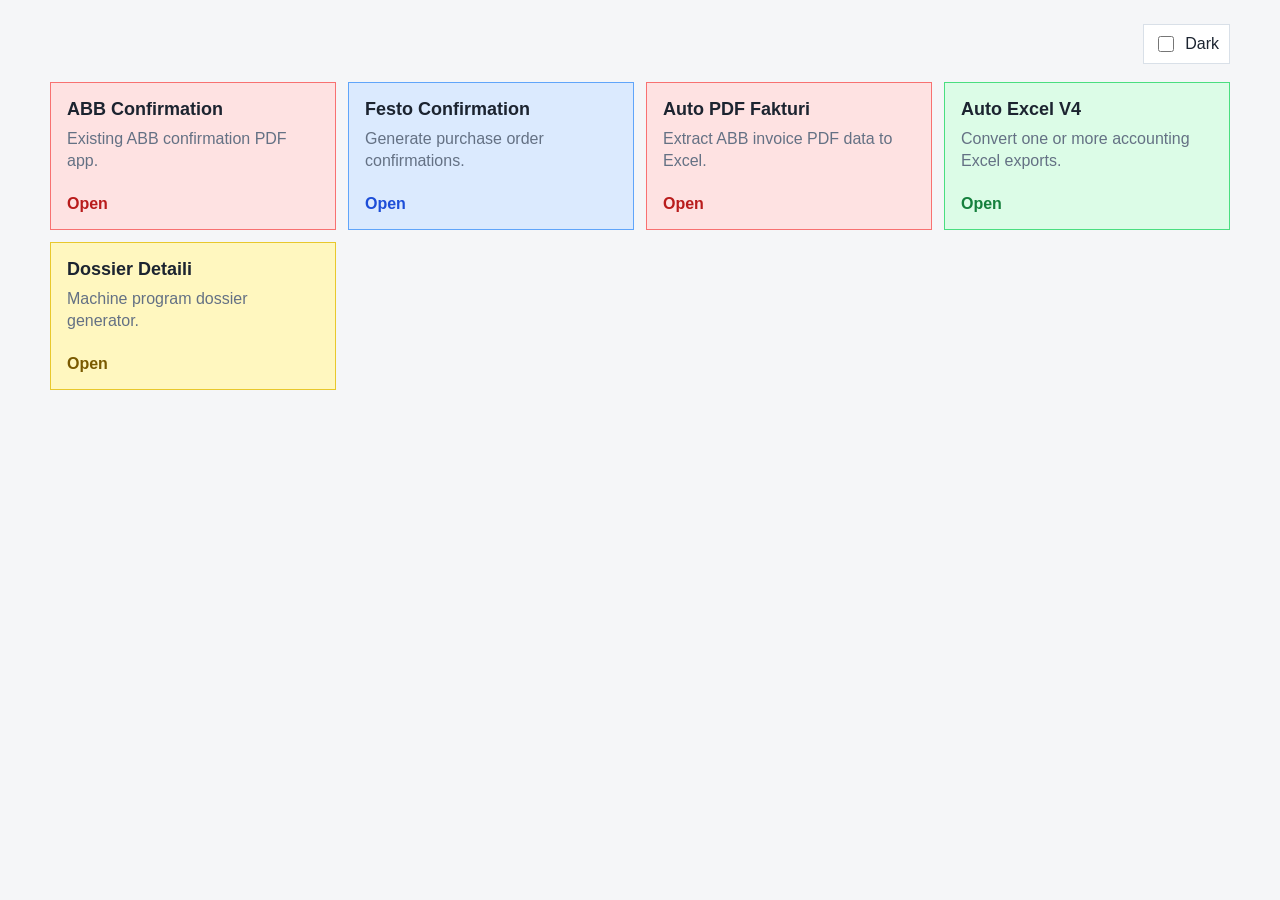
<file: index.html>
<!doctype html>
<html lang="en">
  <head>
    <meta charset="utf-8" />
    <meta name="viewport" content="width=device-width, initial-scale=1" />
    <title>Web Tools</title>
    <link rel="icon" type="image/png" href="assets/favicon-32x32.png" />
    <script src="assets/theme.js"></script>
    <link rel="stylesheet" href="assets/site.css" />
  </head>
  <body>
    <main class="shell">
      <header class="topbar">
        <span></span>
        <label class="theme-control">
          <input type="checkbox" data-theme-toggle />
          <span>Dark</span>
        </label>
      </header>

      <section class="launcher-grid" aria-label="Applications">
        <a class="launcher-card is-red" href="abb-confirm/">
          <span>
            <h2>ABB Confirmation</h2>
            <p>Existing ABB confirmation PDF app.</p>
          </span>
          <span class="card-action">Open</span>
        </a>
        <a class="launcher-card is-blue" href="festo-confirmation/">
          <span>
            <h2>Festo Confirmation</h2>
            <p>Generate purchase order confirmations.</p>
          </span>
          <span class="card-action">Open</span>
        </a>
        <a class="launcher-card is-red" href="auto-pdf-fakturi/">
          <span>
            <h2>Auto PDF Fakturi</h2>
            <p>Extract ABB invoice PDF data to Excel.</p>
          </span>
          <span class="card-action">Open</span>
        </a>
        <a class="launcher-card is-green" href="auto-excel/">
          <span>
            <h2>Auto Excel V4</h2>
            <p>Convert one or more accounting Excel exports.</p>
          </span>
          <span class="card-action">Open</span>
        </a>
        <a class="launcher-card is-yellow" href="dossier-na-detaili/">
          <span>
            <h2>Dossier Detaili</h2>
            <p>Machine program dossier generator.</p>
          </span>
          <span class="card-action">Open</span>
        </a>
      </section>
    </main>
  </body>
</html>
</file>
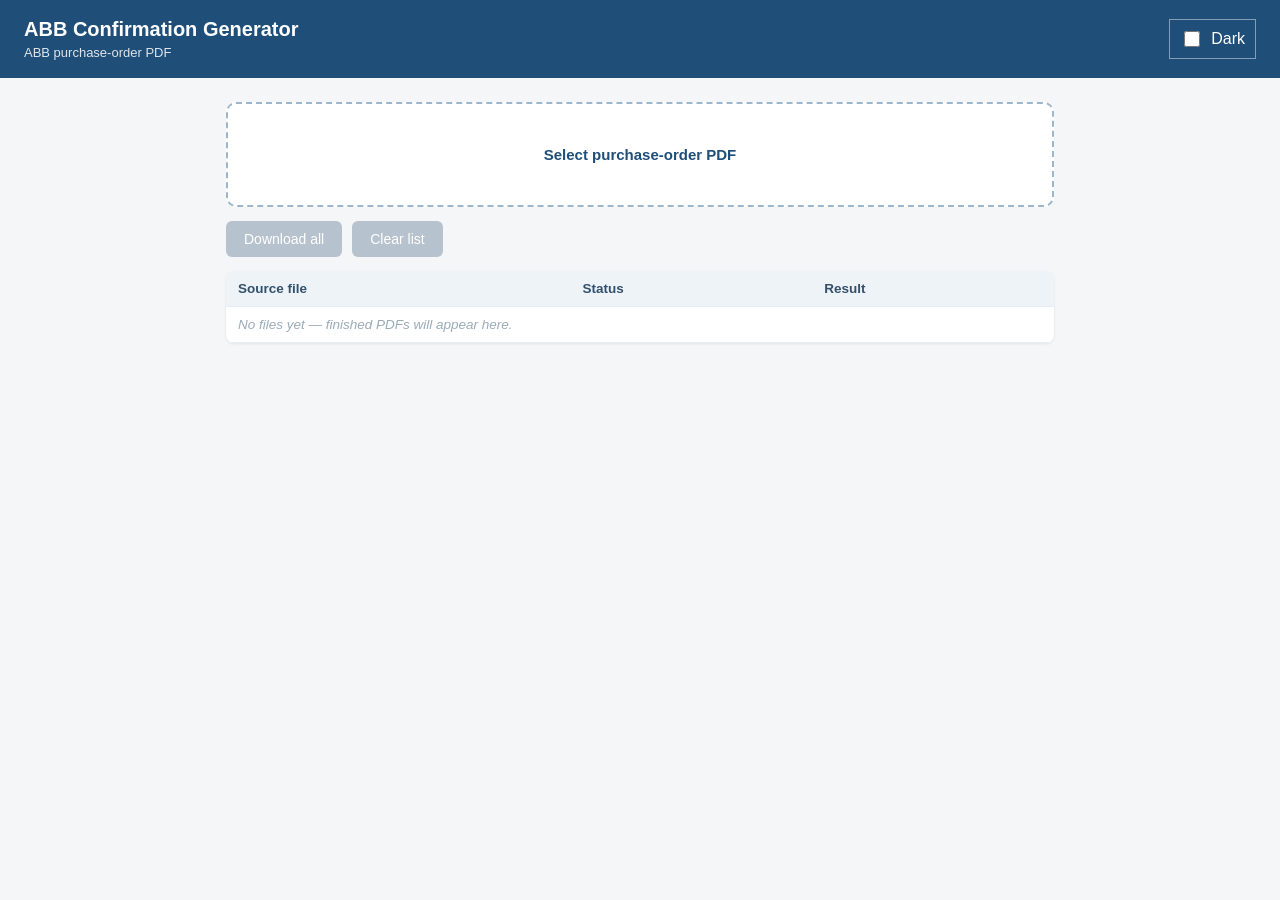
<file: abb-confirm/index.html>
<!DOCTYPE html>
<html lang="en">
<head>
<meta charset="UTF-8">
<meta name="viewport" content="width=device-width, initial-scale=1.0">
<title>ABB Confirmation Generator</title>
<link rel="icon" type="image/png" href="../assets/favicon-32x32.png" />
<script src="../assets/theme.js"></script>
<style>
  :root { --blue: #1F4E79; --light: #eef3f8; --bg: #f4f6f8; --panel: #fff; --ink: #222; --muted: #6d7f90; --line: #e7edf2; }
  :root[data-theme="dark"] { --light: #172231; --bg: #101418; --panel: #171d23; --ink: #e8edf2; --muted: #a8b4c2; --line: #344150; }
  * { box-sizing: border-box; }
  body { font-family: "Segoe UI", Arial, sans-serif; margin: 0; background: var(--bg); color: var(--ink); }
  header { background: var(--blue); color: #fff; padding: 18px 24px; }
  .header-row { display: flex; align-items: center; justify-content: space-between; gap: 16px; }
  header h1 { margin: 0; font-size: 20px; font-weight: 600; }
  header p { margin: 4px 0 0; font-size: 13px; opacity: .85; }
  .theme-control { display: inline-flex; align-items: center; gap: 8px; border: 1px solid rgba(255,255,255,.45); padding: 8px 10px; color: #fff; user-select: none; }
  .theme-control input { width: 16px; height: 16px; }
  main { max-width: 860px; margin: 24px auto; padding: 0 16px; }
  #drop {
    border: 2px dashed #9db6cc; border-radius: 10px; background: var(--panel);
    padding: 42px 20px; text-align: center; cursor: pointer;
    transition: background .15s, border-color .15s; font-size: 15px; color: #46617c;
  }
  #drop.hover { background: var(--light); border-color: var(--blue); }
  #drop b { color: var(--blue); }
  #drop small { display: block; margin-top: 8px; color: #8aa0b5; }
  #fileInput { display: none; }
  .row-btns { margin: 14px 0; display: flex; gap: 10px; flex-wrap: wrap; }
  button {
    background: var(--blue); color: #fff; border: 0; border-radius: 6px;
    padding: 10px 18px; font-size: 14px; cursor: pointer;
  }
  button.secondary { background: #64788c; }
  button:disabled { background: #b6c2cd; cursor: default; }
  table { width: 100%; border-collapse: collapse; background: var(--panel); border-radius: 8px; overflow: hidden;
          box-shadow: 0 1px 3px rgba(0,0,0,.08); }
  th, td { text-align: left; padding: 10px 12px; font-size: 13.5px; border-bottom: 1px solid var(--line); }
  th { background: var(--light); color: #33506b; font-weight: 600; }
  td.status-ok { color: #1e7d38; font-weight: 600; }
  td.status-err { color: #b3261e; font-weight: 600; }
  td.status-wait { color: #8a9aa8; }
  td .dl { background: #2c7a44; padding: 6px 12px; font-size: 12.5px; }
  .note { font-size: 12.5px; color: var(--muted); margin-top: 14px; line-height: 1.5; }
  #rows .empty td { color: #9aabb9; font-style: italic; }
</style>
</head>
<body>
<header>
  <div class="header-row">
    <div>
      <h1>ABB Confirmation Generator</h1>
      <p>ABB purchase-order PDF</p>
    </div>
    <label class="theme-control">
      <input type="checkbox" data-theme-toggle />
      <span>Dark</span>
    </label>
  </div>
</header>
<main>
  <div id="drop">
    <b>Select purchase-order PDF</b>
  </div>
  <input type="file" id="fileInput" accept="application/pdf,.pdf" multiple>

  <div class="row-btns">
    <button id="btnAll" disabled>Download all</button>
    <button id="btnClear" class="secondary" disabled>Clear list</button>
  </div>

  <div id="tableWrap">
    <table>
      <thead><tr><th>Source file</th><th>Status</th><th>Result</th></tr></thead>
      <tbody id="rows">
        <tr class="empty"><td colspan="3">No files yet &mdash; finished PDFs will appear here.</td></tr>
      </tbody>
    </table>
  </div>
</main>

<!-- pdf.js (text extraction) and pdf-lib + fontkit (PDF generation) -->
<script src="../assets/vendor/pdf.min.js"></script>
<script src="../assets/vendor/pdf-lib.min.js"></script>
<script src="../assets/vendor/fontkit.umd.min.js"></script>

<script>
"use strict";
pdfjsLib.GlobalWorkerOptions.workerSrc =
  "../assets/vendor/pdf.worker.min.js";

/* ============================================================
   Static configuration (edit here if signature / sender changes)
   ============================================================ */
const SUPPLIER_NUMBER = "418744";
const FROM_BLOCK = ["EAZ", "Treti Mart 42", "BG-4225 PERUSHTITZA"];
const SIGNATURE = {
  name: "Boris Nakev",
  title: "CEO | EAZ Ltd",
  lineTF: "T: + 359 32 654 101  | F: + 359 32 654 100",
  lineM: "M: +359 888 811 399  | e: ",
  email: "nakev@eaz-bg.com",
  url: "http://www.eaz-bg.com",
};
const LINK_COLOR = PDFLib.rgb(0x7A/255, 0x96/255, 0xB5/255);
const HILITE_COLOR = PDFLib.rgb(0xBD/255, 0xD6/255, 0xEE/255);

/* ============================================================
   Embedded assets (base64): letterhead banner + Cyrillic fonts
   ============================================================ */
const BANNER_PNG_B64 = "iVBORw0KGgoAAAANSUhEUgAABgMAAAC5CAIAAACKrti4AABd3UlEQVR4nO3de3gU5d0//nsPCSHLEhJMshwTEpRTDmpAiUGkSUwFAwJPDU8QaaqUSsWUS9CvgmJoBa3C8+OJWtCipTSEh2BBAYNFQiMQI2gsOXBSCAmCLknNgbgYkz38/hi7TO7dnZ2ZnZ2ZTd6vy+syO8zO3Ds7Mzvzmc/9uTUOh4OARJraO89eudbxg9XYX3/HzYNDgnRKtwgAAAAAAAAA4Aa90g0IbJ3dtqttnXWX2s9euVbb2Db99iE/S4iOCgtRul0AAAAAAAAAAG5okBMkVPv17vPfdnxxsbXuUltDk4UQkj1x2JSxkeOGD1S6aQAAAAAAAAAAXBAJ4qupvfOz8y0Hq79loj+EkOTY8AcmDZswMgy9wAAAAAAAAAAgIKB3mBeNzZZPv/z3gS++bbV0MVNiowxZyUOmjIsMCw1Stm0AAAAAAAAAAIIgEuSGze748puOmsZWdgCIEDJ1fNSM24eiFxgAAAAAAAAABChEgm5gAkDHzjbv//wKe3q4IfjBu0ZmJEWjFxgAAAAAAAAABDREgjwGgAiSgAAAAAAAAACgd+m7kSCOAFC4IXj67UPuu21ob6oEZLXZN+87sbfi9KGqC5kp8bPSxj828w69Tqt0uwAAAAAAAABAPn1u7DCOABAhJDk2PHdKzC1DjTqtRv62+Y+ls2vO80WHqi6wJ2amxO/5wwJDSLBSrQIAAAAAAAAAmfWhSNCZy9c8BYAIIVPHRz18T2xUWIjMrZKB1WYfOe8Vc0uH6z+ZIozfvPuM/E0CAAAAAAAAAEX0/t5hNruj4mzzO2X17FHA2GKjDE/OHBsTaZC5YbJZt73cbRiIEGJu6aioa0xLiJG5SQAAAAAAAACgiN6cE9TZbSurubrrk0scMaDHsm7u3QWhG8ytcfPXc8yQFGc6ueUJ2doDAAAAAAAAAArqnTlB7de7P/zXN8VHGz3N0BdiQIxVWw5yz1BTby4uq56fkSxPewAAAAAAAABAQb0tJ6ipvfNvHzccOd3kaYa+EwMihNTWX01eVOh1NlOE8auiJ1E6GgAAAAAAAKDX6z05QWcuX9txrLG6odXTDH0qBsR4eF0Jn9nMLR0bSo6tXpju7/YAAAAAAAAAgLJ6Q07QmcvXNh/8qqHJ4mmGcEPwIxlxaWMje9nY8NyKy6oXrOUVCWLUF6+INYX7rz0AAAAAAAAAoLjAjgR5jQERQubfHfOL1JF9KgZEOEeO9yQzJf7gq4/4r0kAAAAAAAAAoLiA7B1mszu+/[base64]/ZI7BkQIWT5rbF8rC+2qwdwaN3+9L0voKH0BI8oDAAAAAAAA9Epqzwlqau9c+/dT3PWACCFTx0c9Pv3mkCCdPK1Ss8Ub9vi6hPV7tj83T5LGAAAAAAAAAICqqDcnqLPb9rePG/Z/foV7NnQHY6uoa7w7/y3fl1O9JT8xLtr35QAAAAAAAACAqqgxEsSUBNqw96zXObMnDnv4nlikAjGsNvvE37xRU2/2fVFJcaaTW57wfTkAAAAAAAAAoCqq6x125vI1r8PDE0LCDcFr/jsxJtIgT6sCQkl5rSRhIEJITb25uKx6fkayJEsDnjq7bQhrAgAAAAAAgF+pKCeo/Xr3lkMXjpxu8jrn4ntH33fbkD5eGZpi6ey6ecH/mFs6pFqgKcL4VdGTKB0tpzOXrxFCxg0fqHRDAAAAAAAAoNfSKt2Anxw53bSwsNJrGCg2yvDnJXfcnzIUYSDKhpJjEoaBCCHmlo4NJcckXCB4xcSAPqj6RumGAAAAAAAAQK+lfE5Q+/XuDXvPVje0ep1z/t0x89JiZGhSwGlus0TPXeePJdcXr4g1hftjyeDJmcvXSr/4Zln2GIQ7AQAAAAAAQHIK5wQxqUB8wkAvL7gVYSBPlr2+309L9n1MehBq3PCBM24f+uTWL9qvdyvdFgAAAAAAAOhtFMsJ4p8KFG4I/t9HU8JCg2RoVSCqrb+avKjQf8s/Wrg4LQExOLmduXztj3tOoyw6AAAAAAAASEuZSFDVhZbXSr9stXR5nTM5Nnzlf43HgEocbl30mlRDhrllijBe2vm0XqeWklJ9x5nL154pOvnygltRQxoAAAAAAACkIvftfWe3bcPes7/fVccnDDT/7pgXchIQBuJQevycX8NAhBBzS8fmfSf8ugpwa9zwgdkThz1TdJLPgHoAAAAAAAAAfMiaE9TYbHnh/2r5xIAIIasfTEiJj/B3kwKa1WYfOe8VaYcM8+Tq7pWRg9BNSW42u+PRN463WrpQLh0AAAAAAAAkIV9O0AdV3+S/XcUnDBRuCP7zkjsQBvJq874T8oSBiD+LUgMHnVaz5r8TCSHFRxt3VjQq3RwAAAAAAAAIeHLkBNnsjjUldXyKQxNCkmPDl88ai/rQXlk6u4wz1si5xuot+Ylx0XKuERh/PnRh/+dXCCFTx0dhdHkAAAAAAADwhd9zgpraOx994zj/MNALOQkIA/GxastBmdf48LoSq80u80qBEPJIely4IZgQcuR005qSOptdmfH+AAAAAAAAoBfwb07QkdNNG/ae5Tnz/LtjfpE6Us58B6vNfvDzr+q/ba2sC4B+N/enjp2fkcz83WBujZu/Xv42FK3KcbYB5NTYbMl/u4r5e+r4qOWzxirbHgAAAAAAAAhQej8t12Z3bNx/jv+YR/[base64]/lfIlgEAAAAAAAAIggcSSo/Xr3796uamiy8JmZGS1+3PCB0raBQ0Vd4935b8m2OqkUrcpxdsgqKa+tqTcr257FG/Yo24A+i50WRAgpPtpYdaFFobYAAAAAAABAQJIyEsSEgVotXXxmDjcE/++jKVFhIRI2gFtzmyUQw0CmCGPOtETmb6vNvmLTAWXbQwg5VHWh9Pg5pVvRF1FpQYSQ3++qa7/erVR7AAAAAAAAIOBIFgkSEQaSc7R4q82evOg12VYnofVLput1P31N67aXq6Rf26JX92BEeUVQaUGEkNX/V4Nx5QEAAAAAAIAnaSJBKg8DEUJKymtVEkMRJCnO5By1vbnNUrC1TJJl+r4Qc0vH5n0nfF8OCOWaFtTQZHnncL1S7QEAAAAAAIDAIkEkSP1hIJV0qhLhjWWznH8ve32/7ws0RRgrXv+NKcLo+6LyC/c1t/EqCAXSck0L2v/5lTOXrynRFgAAAAAAAAgwvkaC1B8GImrqVCVIUpwpLSGG+bvB3CrJyPFbnppjCAneVZDr+6KIRMEpECoqLCQ2ykBN/OOe0ygYBAAAAAAAAF75FAmy2R0b9p7lGQYihPy/OePlDwNZOrsk6VQlv/deXOD8e/ZzRb4vMCnONOPOMYSQtIQYSfqI7ThcU1t/1fflgFAL7xlFTWm1dG05dEGRxgAAAAAAAEAAER8Jstkda0rqqhtaec7/8oJb5Rww3mnVloPyr9R3hfkzY03hzN+lx89JMnI8u68Z+29fPLyuBKWj5XfrqPBwQzA18cjppqb2TkXaAwAAAAAAAIFCZCQoUMJADebWwt2V8q/XR/lzU5fOnsz8bbXZF726x/dlsvuaEULSEmJy05N8X2xNvbmkvNb35YAgOq1m+u1DXKev/fsp+RsDAAAAAAAAAURkJEhQGGj5rLGKhIFIYCYEZabEr18yw/lSqlHP2H3NGGsXZfm+WELIik0HLJ18ewiCVO67bajrxIYmS9WFFvkbAwAAAAAAAIFCTCRoZ0Uj/zDQ1PFR1KDXsqmtvypJlWU55aYnlb6cp9f99L1YOrsWrC2RZLHOvmZOsaZwSdKCzC0dgRhxC3RhoUHJsfR3Sgh5rfRLm90hf3sAAAAAAAAgIAiOBO2saCw+2shz5nBD8LLsMUJXIZWH10kQQ5FN/tzUjtIXtj83zxkGItLlNHlK/9m4NFuS5Rfurmww8w0OglQyk6JdJ7ZauirONsvfGAAAAAAAAAgIekFzn7l8jX8YiBDyysJbdVqNwCZJo6KuUZIqy36Sm56UmhATYezPvLxrwkjXnB2pihy5TQhiRA4yFORlSDK22uINew6++ojvywH+xg5z3+lyw96zd9w8OCRIJ3N7AAAAAAAAQP0ERILar3f/cc9p/vMvvnd0VFiI8CZJwGqzP1iwQ6qlFeRlrF6YLtXS+JMqIeitFXM4/nV5zhRJIkGHqi6UHj/HjFIP8uA4vspqrt6f4qaQEAAAAAAAAPRxfHuH2eyODXvPtlr4FgZOjg1X8EZUqirLjOU5U6RaFH8VdY2SFDkqyMswhNDDjbMZQoIL82f6viJCyKJX9/SFEeVtP9Taf2xQuhU/cVsqiBCy65NLqBYEAAAAAAAArvhGgt6tvMS/[base64]/UYbxnyk65+odKNuSBgZ5umf3imrR1oQAAAAAAAAULxHgoSWB5p/d0xMpMGHJvnE0tklSdUbxvol09kjeclDqpwmQWGsnGmJkqQFEUKWvb5fkuUoyxkA+r4uqfPKC/2ilgxM/jpo8Hyl20UbPjjU0z8hLQgAAAAAAABceQlzCC0PFBtl+EXqSJ9bJd6GkmNSLcoUYcyZpkD2h1Q5TYLCWHqddldBru8rJYTsOFxTUScgg0xVHHZLV9PrzgCQo9scFJE78LamfkNXE42wgfbkodNqPJUKIoT8/dOv5WwMAAAAAAAAqJ+XSMGH//qWf3kgQsiTM8cqNWw8IaTB3BroCUFS5TSJCGOlJcQkxZl8XzUh5PGNewOudLTth9rrF+ZfqxrwQ+MTjm4zIUQXmjQgoSY0vlijj1S6dVw8lQoihDQ0Wdqvd8vZGAAAAAAAAFA5rkhH+/Xutz46z39Z2ROHKdgvjEg37DpRLiFo8fo9kixny1NzRISx3lg2S5K119SbS8prJVmUvznslu7vir8/lfx9XVJ3yw5moibIFBq3fcCEalWVBPLE2J8rWUlQJBcAAAAAAAB6Pa57yC2HLvBfULgh+OF7Yn1tjg8azK2SDLvOEBdJ8ZFUHyEpzjTjzjEi3piWELP/pYVt33f63gb1s//Y8OPV/6/raiE1PTg6P2T4Oo1WyZimhA7VXJ06PkrpVgAAAAAAAIBaeIwEVV1oOXK6if+Cnphxi4LjhRFCZj9XJNWiREdSfCTVR/AltUeRDy4z+48NnZdXOjOAnPQDM/vH/lk9I8TzZOjnJSeos9um7LEJAAAAAAAA6uH+HtJmd7xW+iX/pSTHhqfER0jUJDEq6holGXadIVUnKUGk+ghJcaa0hBjfl9MreYoBaYJMoaPe1ofNUKRVPhpxk8fhwxinLrUre3gCAAAAAACAeriPBL1beYn/eGGEkKXTb5aoPWJYbfbHN+6VammmCOOwmwY2mP1VXcUQEhw5iO55ZLXZHyygwxPivPfiAkmWw6G5zWLpFLB7qMEA/beh7S+6xoAIIcHR+f1HbFDn0GCSKD/VhEgQAAAAAAAAMNzc/Ta1dxYfFTAK+OJ7R0eFhUjXJMFKymslTAgyt3TEzV8v1dJcFeRlrF6YTk0sKa+VZOR44lvZ7PtTx87PSHb7T7X1Vz+uuVhZ1yhhMSZ5hAZ1vff4J5OGfOI6hpYuNCl09PsB1x1MqCOnm5bPGqt0KwAAAAAAAEAV3ESC3v/sCv/3hxuC77ttiHTtEcxqs6/YdEDBBgi1PGcKNcXS2bVgbYlUy/clUrN2UZbrRKvNPuOZrYeqBJQPVwmd1v67zG+ez9jm9l/7x7wWHPlYL0gFGmzs53WepvZOZcO1AAAAAAAAoBL0bbDN7tj/uYBI0CMZcTqtRtImCbN53wmpsmlkUJCXYQgJpiZuKDmmSGMouelJsaZwamJzm+XeFe9ImHIlm+mJ32196O/Bmn+7/lMvSwXicwCevXINkSAAAAAAAAAgrpGgL78REFUJNwSnjY2UtD3CWDq78gv3KdgAQUwRxpUPTaMmNphbC7aWKdEcmmtCUG391Z8//ZcACrQxRoS3fbjss6Ehn7n9116TCiTIuW86MJY8AAAAAAAAENdIUOkX3/B/s+IJQSrJpuFp/ZLpep2WmuhLWR8JuSYEWW32gAsDhQZ1/e3XdekxH7r9V02QacC4yl6TCiRIxZnmX2fGK90KAAAAAAAAUF6PSFBnt+3I6Sb+b1Y2Iai5zaKSbBo+TBHGnGmJ1MQK1RRgdk0IWrGpNIDCQNwlgQghQRG5oXHb+loqkFOrpauz2xYSpFO6IQAAAAAAAKCwHjfGpy6183/n/[base64]/uGGV7mizesEfBtQvlmhBktdlXbDqgVHvYCvIyqISg0uPnVBKi4pYz8cqfcg7oHB77MwZH5/cfsaHP9gijWH60Kt0EAAAAAAAAUN6Nm2RBXcOUTQiqqGs8VHVBwQYI4jYhaPO+EyqpwrM8Zwr7pdVmX/Sq2qNsN1KBHB7nMdzygT5shoyNAgAAAAAAAAgANyJB5af41orOnjhM2YQglZTX4ck1IcjS2ZVfuE+p9rAV5GUYQoLZU9QTovLEayqQJshkTKhBjzAKBpIHAAAAAAAA4owE2ewO/qOGTVF0yDD1lNfhIzc9aX5GMjVx8XpVJN2YIoxUQpB6QlRu8UkF0g/MNNxyAD3CXF273q10EwAAAAAAAEB5P90wX/7uOv/3jIo2+Kcx3qmnvA4fmSnxf332QWqiempdf/L6b6iEIJWEqNzymgpECAkZtqbfkJV9LQzU2W1TugkAAAAAAAAQMH7qtfTplx5H4KYkx4Yr2DWspLxW5X2XnHLTk0pfznMdOV4Nta5NEcajhYtdR45XSYiKEhrU9fFTx9588K/cYSDDLR/0G7q6r4WBCCEXr1r4zMY/6Q8AAAAAAAB6sZ9umz85xzcS9MCkYX5rjBeWzq4Fa0uUWjt/[base64]/z83JVzl9xESFMTYu5JGjUuJpJjOT5uQzZDSDA7rMzn4/[base64]/jY7I74oRF8lub6dYs+lKg9VujvkdAjWsLfAsLaD4WeAKU9/QIAAE96Qsj5b/n2t1Kwa1hzm6Vga5mEC8xNT+L4V579pHLTk/jfSCjVtS03PWnMyMg5UyZw3BymJcTYD6+Vpz2lx89lP7uNe54R4W0VT31k1H3FPVtwdH7/ERv6YI8wp85uG88w7thhA/3dGHkse32/L90Yi1blUPl6l5vb4+avd76sL17hy1Xp+xVnfEld9Lr2irrGu/Pf4piB2TimCONjs+5Y+dA0t4e8j9uQLTc9aftz85wvBX38zJT4yDDDmJGRGbfH3zp6CJ8bJ/Y3RXhsLqvNvm57ubffjkrmf/lzU9cuyhJ3/0ahdipP7pow8pNTl5i/M1PiX/hlxp3jRvC88eOzfE+c39raon8W7q50Ti/Iy1i9MF3o0prbLFRjuj76A/MHe3+gdhW3LJ1dc54v4s6c5bOHO/myq/NpsCc8dwC3uH+L713xjutjm47SF0Tst3y2NsMUYVy5YNpjM+9wu7V9POmxuT2irTb7L1/a5fo9sg8f8p8dIzc96a/PPuj1IBL07TCXi/enjo2JHnTL8Jtc42I/dlvvWvom+wLPFGG8tPNpoQ8VGsyt7IaZIoxfFT2p1wn4Zqkd3vX3jnt+Hzl3XaEnQGYH+9V9t0ty+gUAAJ70hJDzZr7hCQW7hi17fb+ES/N6hcfxr8yzDqEPfCydXRLWumbuoDz9KxOcShxlMkUMEP1I0x8snV2L1+/xetnxZNbl5zO8hIoIIf1jXguOWipR0wIVzyJBhJC46AF+bQnI4PX3PuU5up+5paNga9nmvSe2PDVnxp1j/N0wcZy3oEykpiAvY3nOFAnvBKw2+4xntvLvkFu4u7KkvM5t51kZHKq6cKjqginCKOdX9uiMSexI0Oa9J0REgnaW17Jf5s9NFZdV19xmSV70Gs/nJcwefqy2wW09vt6quc3iNnv34+qLQvcZoVs7v3Df3orT8m/t5jaL2+CXJzsO15xqaKpwGRDDF8xFi/PSxTVgaggJXr9kOjscZm7pKCmv5Y7CuKLqSG55ak4fiYwwO1h+4b7c9KRn5k/jmdglISoG59ZdE0bWf9v6s1tHEULuTx0reSZpr6RNX+X822tc0ncPvbjTeZz6EsoH6Dv0hJDL3/3Ac26luoZJXsx47aIs0e/V67Qizv4bSo5JlRCUmRJ/8NVHJFmUnGrrr/786b9wb4TQoK7KZw6PHPAF96I0QSbD6Hd1A9IkbWBA4lkkiBAy2NgnLih7K09PxTNT4meljY8bEt72fecHlWeb2y3swIe5pSP72W1HCxenJcTI214xmNDVP175lVS3ASs2lbqGgZhckoljhjFb7J8nL7JPSuaWjuRFr31V9KRSN2DMV5aZEr/nDwtkaENiXDS7i425paO2/qrQ7b9l/2fslw9OSxTREqvNfu+Kd1x/IJLiTIuyJ8UNCa//trWyrpE6BA5VXfjlS7v6zuU+FXRz2vhuhaBIEMfWnjt1wsQxwzxt7RnPbJXz8sPtZYMpwvizW0fdnzp2eGRY+cn63UdOUXGimnrznOeL/Be0Kthadu5SM5V5lDMt8ZUdR9gtWbHpgNvO+J6UHj/HPl9lpsSrNojvPzsO1+w4XKPae3hzSwc7LJibnrR2URbiQfJg92T0pesuALDpCe9BhWKjDEp1DVu15aCES8tNT5L5xN1gbpWwa9tby+dItSh58OugwWuceEKIJshkTKjpy4WB2PjXeo8KC/FrS5SSm550f+pY/vPfNWGk/xrjqmhVjqD5PV3cuOa2ZKbEb181jz0/87TNNW/owYIdVD+F386ezLHRzl/5jjpaOT5FTPQgT//k6Y0/dlv7Bendrsjc0pG8qLB6S77vwaDismp2tgvTGKq+zPyMZNe8IXNLx+L1eyS/D3G7KYL1uv/OSN6y/zPqVvZQ1YWbF/wP/+wkoUcB+1t7bNYd7G9hz7FTgja+pbOLavyd40bwf7vTL1/aRS0nMyX+reVz2D/WS2dPfmvFHCqxdMfhmjEjI3mmMgnaUNz7tlBCTwVu7a047fw7Kc7U1GZhoiSHqi5YOrv4hw5XbCplb22mhuADaePYS1g6e/LGpdlU3tChqgvFZdXUg/27Jozk/[base64]/K7OJCQhJGs/LmpgfX8gU9q943i0A4vS9MPzDTccqAvFwZi418kKDk2kPYZQe5PHevvfGNfSNI26lkx4aznsnT25NtGD2HXEjK3dBz8/Cv24+W0hBiOLCHXyLXoT+H1jctzprj2GH14XcnJLU+IWyPDtTeup8QovU578NVHlr2+nx022nG45q0VEvfL4NgUS2dPbjC3rtpykL0dBGUn+XIULMy6jf11C+0g9nH1RfZLcV3DauuvUvtA/tzU9UtmuC7KEBK8/bl5z8yfxr7lLthalnF7PJ/ENwVPF76v19LZxT4PLMqe1HLtuvO7499BrLb+Kntv9zScKCEkcpDh0s6nqVDpKzuOUJ8l1hTOfVnCjibw/AqsNvvD63rUHuJopyEkeH5G8r0po9lxq/zCfdmTx/C5XvLapPkZyW+tmLNqy0H2djtUdYHq/5UYF52bnsTekwu2lvHs8bp53wl2xK0gL0OeKz3u3wLS87tbmHWb6FZ5PQFShZaYHVvBYBAVujp/5bv27zvZdamcmMC9iLJQAACK01673s1z1qQYZW4mH9+4V8KlJcWZZO4oIW0ka9kvAqlLVHFZdfTcddxhoBHhbd+s2+J1jDBCSMiwNYYxHyEM5HTqEt+xaUbcFOrXloBfUc+KTRHGlQ9N45g/LSGmIC+DPWXln6VMq5QQc2NPtbam3lxbf9WXxVK9cQvyMrhP++uXzDBF9BjO7C8feumjKq1YU/j25+ZVb8lnN8Pc0jHn+SIZVp0UZ2KvVNDG3/huBfuluK5h1D1/QV7GxqXZHLdViXHR1H3an977VMR6AwsVdMuePCbj9njnS+qL4EBt7V0FuRypZ3qdlkpOqak3+zJuHU8l5bXsK4fMlPivip7kTpGLHGRYv2Q6e8rs5yQ7fAwhwRuXZufPTWVPfGXHEWq2jUuzqSl8HgQ2t1nYiZxez/C9T6wp/KuiJzNT4tkTC7aWZT31jlJNmp+RzP5v9cL0Db+dYT+8tqP0haOFi6k9gSkLpVRTwSk1ISY3PYn5LzUQOsUDKE579so1nrOOilagT2bp8XPSjm7+xrJZEi7NK6vNLmEkS7bHRL6zdHZlPfWO1/FEpid+V/PMn4I13rs4hQxb02/oaola10u8/9kVnnPePiowdhtw1WBupcpkrFzgZbwkQsjKh6axYwry3LyJtnphemH+TPaU2oviT/uWzi4qp2nJrDu536LXaf/xyq/YU9YVlYtugGiJcdGfvP4b9hSm14+/17soexL75Z5jp3i+0WqzU9lqIrqGUVWQTRFGPokAOdMS2QGsvoAd6zFFGGNN4eytzXNXqahrpK6pvD4bizWFU7Fa/lEn0dijxRNCXvhlBp/MmvkZyexoguTnvfVLZrBfui4/cpCB2laFuyu9toEaEWVXQW4fzC4xhASXvpxHBYPkOQEKYggJTkuI2bg0m/rNcg0LgvyWzp68/bl5zH88O4cC9HHab1t5lYsONwTLXyTIteO0j+RPCFq3vVyqSJa48X0VUVt/9eYF/+N1yJ7ND58qXvAmnwUOGHcMYSCKze6obuB7jTt6iNH7TKBKruno9ySN8vouvU6bMy3BPy3yiwhjf6kW9X7FGfbLpDgTn2o7VHEcqQr8CxVrCqfuhU6e/9bfK53XM5Fn894TPN94/MzX7JfiuoZ9ebnHkwCe+61ep50QG+V8ueNwjdVmF7rqAEIF3R6bdQchRK/TsnMTqKQht6jkKSq1wZOFWbexXza38R2zUjQqk5p/hJHKYNp28F+StYkQvU7LjCjPgYrCE29pQVTaeG56UkAU+PcHvU5b+nIetfVkOAGKs3T2ZCrs6GMqKwCA/LQ8Bw5LG6dAgd6S8lppL8dlTgiqrb8qVaHo/LmpgRIGKi6rTl5UyP3F6bT26uc/nJfwPp8FDhh3DMOEufryG76HRmyUISw0yK+NAf850fNm2xRh5FnQN2vSzf5pkdpRFYLmTp3A841e7/HkQXUBLvvCS0jdd5GDDOI6iO3q2SFCXNewf/W80xO3EELImcZmcW8MCFTQbc6Un/Zq9ubymqpj6eyiIiw8t7bMychUpCkzJZ5/hJFqasHWMmlDhF4rjut12i1P9YhG7Thc4+mAstrsDxbsYE9x7V/Wp+h1WqqLnwwnQNHy7kthv+ROZW1usxSXVT/z1j9q668GXNja0tnVYG4tLqv+/bbDxWXVpcfPNZhbZYgIBwSrzd5gbq2tv1pcVv38Ox8Vl1VX1DWqOQsbgI1vyRX5e5e4lvz0kcwJQc1tlp8//RdJFpWZEk/lJKuT1WZfsamUGq/H1WCD5fTz2/n0CNMEmQaMq9T2i5Wmfb3LsbN8b3uUqvUOkqAutphcAD4mjRnODm0E1sgmiaNEdvxx7UznvGf2Sv7BBNy6J7lHztex2gYZVrru11nZz25zvuQzgpjVZqfO9uJGDausaxS3EKoMxLXrnSLWHiiooJvz23HtIMZxpLumV/Df2oX5M53flL8LcFAdgnwsj3i5uV3CSNagAd5H4Zxx55ikOBM7H9xTFXyqUHRh/kyMjU2R5wQoDp+hSJvbLJv2Ht+898YX/cr/HSGEZKbEL/tF2j3JozwdsMyIeM4VMfuwpbOLqlxuP7zW+XeDuZWdRMxRpZu9cEIINW4gNafrqA5OSXGmp3Onsofz86rB3Lrx3QrXOwVThHFXQS51m1ZcVu38+1RDE/tv9j85P2lFXWPj1Tbm75joQdw3fbX1V18uLmd/tKQ404TYqNSEmNtGD7lz3AivH8pqs5eU13LUwSjIy1gy604c1KBm+uGDeeXky9+7hCr56bt1v86ScGncKuoaHyzY4Xv7k+JMbyybFRCpwpbOrjnPF3ntETY98bu/PbxH5+AVBsJo8Z7Y7I79n/MtEjT5FkSCAtg/T/bo8cGuEcstcpAhcIdZHRcj2YHPf1Feh9GRhyEkODMl3nku9XpSlQQVfuIzghiVgyOuaxhFUPbH0tmT+0glCCroxu7Spddp2XsL9whiznskhmq39pV/96hfOT4mytOcblFRmNONTRJGgg5+9hWf2d57cUHc/PXOlzX15oq6Rur0YunsYheKToozPTaTb6C/7zhUdcFqs6uzcJLXO3yOe4FDVReYw3b/SwvdHrPNbRZniKFoVU6sKbyirpE9KqirT05dYkclOCJB7IUTQuqLVxhMbiJBxWXVKzYd4LiXqak3L1hbsmLTAT7DXLZ0/EAN08lmbum4O/8tanh4T0EWZr3Ol85P+qf3PmWPNM/xg/77bYddO23U1Jtr6s3MEkwRxsdm3bHyIY9lGZvbLOzBCt0q2FpWsLWsaFWOmoe4hT5OOyScVyRI5t4lriU/fWSKMGZNlKmvxOvvfXp3/luiw0BJcab8uan7X1p4dffKk1ueUMOdiVcN5lY+hYHWz2ssXvCmztHEPRtBGMgb/l3DCCHDB2PgsABGnUmG3TRQqZb4VUvHjX7Kgm5QvVLnLQS3yLAeNxgy5Jkz4SfnSz4dxKjC0qJ7dbGf9FIfHBhU0I3a1OyUGUG1nFW7tamIlVDsAlKEkLbvJUsWc82D8xQLiDWFU71NHyzYQfUJWry+Rx3Mv63MCcSTlQwuN/MdJlVm3DWMfr/tMPtewBRhzJ+bumrBNKrUffaz29jpLZ6UHj/HHQaSXEVd44K1JXzuZcwtHdTO7Na6onKvnQZ2HK553c8DQVpt9qyn3vF6j2lu6SjYWrZue7mnhTy0die1cXLTk1y/X0LIik0H1Fb4HMBJpQNy8zmnCLJ+yXTZfmL7zoNKhtfHFIQQndZe8thJPkPFE4SBeODfNSw5Nlyn1fi1MQA+Ki6rZj8bf+GXGRwzc6MKbFPVl4HDC7/MYEfzvXYQowpLi+saRgiRdnjQXokKulGbmp3Pxd1BjCo61ltHWaaiM+wosy+YxGf2lII8rhHN3loxh93xhBlo3JkaUFt/lSoUzbMAXK8numuw/KgaRuyeg6+/9yk71sAe8uUPj9xbW3/150//5UZ/sR1HuHNGzl/5znm+ZXowSdJ+DpbOLvaFfUFexvKcKey9vaKu8fGNe51n7x2Ha9YuyuJOvnN+3tz0pIfuvXXSmOHMoVpcVs1O8Mkv3Oe8h2KHU/958iI7rPazW70PneHWjGe2sn/pTBHG9Uum3zVh5PDIML1O+/p7n7KvRgq2lrnt3rViUyl7Iezt84dH7m1us6wt+qcz7GVu6dhQcixQir1CX6OPiVTdQ6EGc6unLqnimCKMOWIfVwI3twmWFJ3W/sWqgyMHfMFngQgDedXZbePfNSwzCReXAcw1GUTm0q3+Rl0wEakLuqk260GFqPgCdwex2vqr7MehknQNA0/YQbfc9CRqU1PdCTk6iFFFxyQcsE9a1BDyQt0xbgQhN04plXWNvj+cc9vNZ3nOFI63GEKCi1blsG9xV2w6wFRUsdrsD6/r0e3lrRVzXBbQRxlDA6OknaWzi4qGO2OytfVX2dGEo4WLqR+1xLjoXQW5zlALM+4YRyjQeZldkJfB0V9JQux0p8yUeNffgrSEmM/ffJwdVdn/6TmvB5rb9jNRMPaR4twa7J5iD72403lv+LNbR4nr/P76e5+yIziZKfGlL+ex27N09uS4IeHsqnk7y2tdPxf7XFq9JZ/67iIHGZjS785rm91HTiESBOqk7x8s99jwXnGPuCmCnAlBfYfVZqci624JCgMRQgaMq0QYiNv7Jy7zn/mOmwf7ryVqsGBtCUe5Pkp98QqZIyna9FX8Z+4jncmtNvvl5vYr/77G7tLPMEUYP1r/iITrGjOyT5xMBB0FpGeRUSdmSHL2Y0yOm5OPa3qUrxLdNUzm0WcEbSi3W0k0nqcC13MUFXR76N5bXd+Vd1+K87d447sVHKWC2PgUP+7Lmtssls6u/[base64]/w13G9R99y1/7nKvfQizupKRyn98yU+O2r5vl4VFLZBKOH9fJIqLQenJbIzs/i6CC2Zf9n7Jeiu4aheoJXVNCNqu3NuDdltPNvjg5i1NEntBKzbJrbfYoPUiM6UUX3Xb2y4wh13jjV0MTRaTF/buraRVl8bur0Oi079YMQUrC1bGHWbeyb3qQ4U194AMCf+i/MmHFyqaPpbytznH+XlNc5/16UPcntQqjIe7m3vbQgL0POuhPnLvEtQeDk9cFw3n0pyj6Vb26zsG9bZqWN9zTnwqzbnJEg0YM2UB+2uc3itiw3gLL0UWHqeihEZcxK4pcv7ZJ8mTJwpheqDf+R0TY/fGpewvs8Fztg3DHdgDRCiNVmZw+64TqwAvtfuTHDEHCM8piZEj8+JurBaYl8BoxUgxNffcd/5gcmDfNfS0AGtRd73I3IUB1AWjzD+gV5GXOmTECZDMXdOW6EKcLoPLd76iDW3GZh3yeja5hfsYNumSnxbgMQkYMM7AGzuEcQUz9px8vzeq3CDBjEZ1H5c1MfnTFJ0JkqLSGG3XePuFzAvPfiAv5LA9m4PsZwnhvZBWsYBXkZ7L2C/a8cfTCzJt3Mzhnhbs/CrNv4NVwaqQkxzp9vjsjs/IzkAIpjfnauR0L9PUl8Kw01mFupVM3tz83z2j1NhqEeAHynJ4TERhkammTN0Pakoq5R8uKR5pYOaZOMZFO0Ksf7TLKjqqlxEBQGMtzyARMGIi7jpLh9BMrT/aljCSFbP6zyNAMzkGfh7sr8uanqjLux2eyOd8rq+c8/YWSY/xqjEoKqJ8qfmksNH8MtJnqQ3xqiasxIq4X5Mx+beQdiCiJIVUNUr9M+NusO57NQTx3EPqo6z34pumuY/OQptuoWz1MBdY6igm5596V4euOi7EnOn2b+HcTUiQqd+MgUYZRqUYW7Kwt3V7Kr//[base64]/2d9W5viSHMR+ktl3SHgUzJkygT0IgNsOYlRsXXTXMPkpeLoQdyrYWV7LfsnuBUbJnjzGGQny1EEsNz0pII4OHwu9U7froscY8qRga9mx2gaq0CyHWFM4u+yIkynCuHZRlrRt6x0CqNI/UwKZY4bzV75j54Yw1Qnczkl1BlfWuJhIdn7o3flvFebPnDctUf199zhQgydy0Ou0oqNyzW2WneW1W/Z/hmExISDoCSFjhhr3K90OQkhJeS2fDkd9xK6CXFU9G29uszy0difPpzTr5zXyDwPpB2b2G7qaPWVvxWnn3267WLMLeVJj2HeUvkBd/lbU3aiqQz3Ko4per9h0QM0xBaEJQTNuH+q/xoAiAu4MyV1zt7b+6svF5exb05p688+f/kv1lidEX27GDelx9fZB5Vk1H9QqlBgXzd1BzNLZxf4hQNcwv2L/GibFmTiOi1hTOPuLc9tBjCqg/smpS+rJQVAQd6l+q81eUl77yo4j7Pu6Q1UXVmwq5Z9HvDxnyua9J6gT+Jan5qCCbCDKTImflTb+ttFD+FQVYDJe+SzWf2WSRdDrtNVbnmDXA80v3JdfuC8pzjR36oQ5UyaMi4kMuDO/XwcoaG6zbNp7/E/vfdok7zAIAD7SE0LGDhvodb7Obptf8wusNvuKTQf8t/zAIu04yr6rrb/686f/wvMudHrid4/evp3nkjVBptCb32NPoVJ4sid7SXFnD3DgtobCLtYz1YljetTN0eu0G5bcn7yokHlpbulQVXYuRVBCECHklqGSpcSDejS3WQL6oRxbYlz09ufm/Xb2ZHYw19zSce+Kd05ueULcMlVbBDeArFwwzZld4tpB7ONqaUYNA6+ooFtUuKG4rNr58sdua7+gHoN+RA0yOH+m3XYQo34BVcvHzL7zV3pU0/NxAEG9TssUQ8l66h3211G4uzJr0s08e+EZQoLZhxUhJCnOFNA9+PzqVEOT0k2QeOjAQBQ5yFC95QnqGTBTVIuJbeWmJ/129mRV3a1w80dGpNVmP37m6zV/LXN9Us4OzQOolp4QMtjYz+t81653h4T5MRK0bjs9SGdf9sayWUo34YbS4+eyn93Gc+bpid8VL3iT/8INYw5qtD1ua9lFgkwRRq9xmd1HTjn/XvaLNNcZ2IM4UL2yCWc/YVURmhCUPXGYpwxkCCCuwzxbOrsiCa9IkNVmD773eedLU4Txm3efkbJxEklLiCnMn8m+R/JlvFWqP/+OwzX8e+UUl1WzS8sz9eZFtEFyMsf+5k1LZH8d1PDG2z86yZ5Z2a5h7KHZuTM7AhEVdGOq2vF8r9sOYlScVFDG3EMv7mTfR/l1a3MU2eWDGvZIqgEES1/Om/ibN9iZQQc/+4p/NIf6UAFX/l82ls4uqltNQGdOUbXJfuy29fPwWF2FhQIjBxkOvvpI6fFzK/980LWv047DNTsO1yTFmd57cYFqn6H6VUVd4+Mb97puGVOEcf2S6TnTEtnXYADqpCeE6LQaZYtGW212nsmTfYGqEoJ+v+0w/69msMEiKAzUP+Y1XX/6eTK7SNBjs+7gXgJ1xeAa6Gkwt7IjjIGbTPHhv74VlBCUc9dI7zOB6rlmuFz59zWel1yXm9vZLyUvliEhKvRACDl5/ltxp0HXfHWrzR5wSewUmW+EqIGoCndXrl8yg9mGVpudHQ7wvWsYFbkTNHy4X1P91WDjuxW+vN3rCGI+Dtbe1+h1WnZZbkJISXmd+geaCDgnz39LTQncKzei+lKGfMy4c8yMO8d4Kn9TU2+Om78+Nz3prRVq7+0obSVyKjjOSEuIeXnxz9VzEwfg1U/XcAkjB3HP912HHyuZHeddxKsvUE9CkNAw0JnVxfwXrh+YGRy11HU6uyxCxu3x3AthXzG4raGw/9Nzzr/dDt1ClZYUMUCADDq7bW99dN77fP8x/+6YsNAg/7UHZOMa9GF3h+RG7dupKr40YUIP7CmNV9ukWjg1FqH6WW12dmlwQcPPSYUq0Ob8jaZ+rH3vGqbXadlf/aGqC1abned7zS3f+7h2NeM51gEHr4EkQVtbTndN6PEkQ2glXer2LHGUydOcQlHDTptbOnp9OFJ+1G+cIidAcBU5yLB09uSTW57o+ugP1Vvy8+emsv91x+GaDSXHlGobTxJWIv/9tsPs80xuetLRwsUdpS8cLVyMMBAElp8iQVPGeulH3Xytk3sGX/zpvU/9t/DAop6EIEFhIJ3W/q9VpUGE7x2Xa3kgBnXt67XfAfuKwW1t6S37P3P+zYwoT3llxxHn3wV5GerMHXjjwFf8Zw43BP8iFQlBvQd1Hbx57wmeb6SKZdw2eohkbfKDuVMn+GnJe46d8j6TmlCDJ/hY5UScX913O/uls9rarp5DWUnSNWxaz2w1/k+Gai/25pFZ2NvBFGG0H17L5z/27RnTQYz/WlTLx0NYwj7g42Log9HrFgah2F3+iUInQOCg12kT46I3Ls0+WriYPb1ga5k6I8tOUj0PKz1+jn1/VLQqZ/tz89ISYlSeEgXg1k/3vQoWl7V0dgXEsKbyeO/FBUo3gRDhYaAvVh006gREK1zLAzHYT+8zU+K9xmXYVwzzXJ5OU33HqMeMhJDa+qvOGTJT4rmHAlVKY7PlyGkB1RMfyYhDhaDehLp2Yeqa83njsdoG9kuVD/UtVS0PQkhBXgb7JXVfwd9D994qQWsEch08YWHWbfI3wxASnJlyIyWzcHclc4lfuLvSOVGqUcOyJt3MfkkFmzhQQwJzjLAeiNjbwWtHaScqS4uqNBRrCqeS7/hvbYpftzaVC8k//E0Ioe5Fk+JMElYw0eu07OMCJOdaJEiRE6Bsisuqnf/x/GVXj7SEGCozSOUZuIIKkD304k5t+irmPyr1jyqW90DaOLdLCLgvFPqmny7jdFpN9kSuQSXOfeOvcs7IrXXKTU9SvOia1WZf9vp+QWWbDi//ZOSAL/jPHxSR61oeiMEuEuS2/DMb+4rBFGF07RpGXQTTBSnaLA+vK3G+fc8fFqgzIeh/9p3lP3NslGHqeNSh7FWo/gikZ59HTxrMrez0utz0JHXu3v6wPGcK+2VNvZnnrww7Q5AQck+yApWVqIQgae9jBaHOwMfPfF1bf5U9RapRw6j6buwa/xwsnV3ssBT3COsBx2qzsz+d147STneOG2GKuPFgz7WD2LpfZ7FfstfCgXpiJ8PWZgdczC0dFXWNPN+4YlMp++XTuVOlbBYhs9LGS7tAYHu/4gz7pYInQHksWFvi/E9oL0j/KS6rdgZB2FX5XVE/E+xreBWianJzb3D2GY863VHF8jylAlE99AHU6ca9AXcHsWvXu/3fmL5u7aIs7zP5k9Vmn/HMVp6XhozND59KuumI9/lY+o/6s6d/YhcJIoQ0mFvd/sc89GMXCXL7yPTgZzfSlJLiTJeb2xvMraXHz/1mw3sPvbgzedFrzkDSJ6//hjmVP/TiTua/19XRY/HI6SZBpdwfy7rZ+0wQUMbFRLJv7UjPPo+erNpykP1SkfQWpRhCgqkHlTt5JD5U1DWyn0UX5GXIn+lt6exiD15GXO7b5UQFwnaV11KddKTKMoscZGDv4eaWjtLj3mOdVE0Kt72DAxf1aJ3/ptbrtOxfQ9cOYlkTb6bOJ3yCLNTWlmG3pAIua/7Kq+NJRV0jdQHj6XG9aFRoXj13772Aqk6AUjnBuwOma99D/+Heb6lBSzkOPSpO5+Oof/52a88+8hz9i9lPj6ge+tSDJSqnlW3rh1WCmwgguxuRIO4OYu2IBPnZ/pcWKvvogwkDCSpR+WTW5XkJ7wtaS8iwNW77hRGXIkHZz26Lm7/e7X/MDOwiQXOm0EVGqGeqzOgGcfPXZz+77c8ffLbjcA3z4N0UYazeks9s+QZzKzMopkq6KwodOX7q+Khxwwf6rz2gCL1Ou37JdPaUmnozlZ1BqahrpPZhRdJbBJF2AF3qQeW6onLu28gGc+vjG/c6X5oijPL3FbXa7HOeL2JPyUyJz5qoWGzXEBLMvgIu3F3J7qQjVdcwBrWHZz+7jTuvvrb+KpW46po6F9DYQTc+HaXZqF9DKjfW9XzitVBjRV0je2tnpsTzHzpdNKpS1aGqC+u2l3t9F/soJoQU5s+UPJ5LVR1SeRJEAGkwt6rqBOgL9pmTI8nx99sOO/9OijP5fkaliqN7CvJabfblmz7gWA41aOnBzz0Wf6BW4VqEQVWoXs8fVHrMuGc/PaJ66FOPLjwV5q+oa5RwnDIA/9E7/2I6iO3//Irb+aobWm12hz/qjzAHFTsfvg8qyMuQ4dKKg4gw0GCD5fmMbYLWogky9Ruy0tO/8uxg7LwDYZdBSYyLFrG0/LmpaxdlOa8U2ZmcariveLfyEv+R48MNwYsyUb9AAtsO/ktozRp/jxHr+lg7eVFhQV7G8pwprvc5rkW+FElvEYp6WNfS8YMvS4s1heemJznDYeaWjpHzXsmZlvDojEnUucJqs6/bXk5tsV0FufJ0pmtqs1zv7Drd2PT5uSub955g/w6aIozbV81Ttk/fb2dPZocU2c2TqmsYI2da4opNB9jLj5u/Pn9u6qoFP3PthVRcVk0lDmSmxLv+BAQ0dtAt774UQe9NjItOijM5E9w2vltBXV1QW3vH4ZpTDU1zp05YMutOams3t1mWvb6fvQ8wu6Wg9ohjCAkuWpXD/qKZg3TlQ9PcHhTMgcxO6zNFGB+bybe+kmh7K04vnT3Z32sRjeNe1627JoyU7ZGk1Wa/8u9r1yw/1l40v7LjCFUeKDMlvvTlPI4TYIO51flckGE/vNZfbRXooXtvZf/6PPTizr8++yD1WagAqyTdGKnT4OMb937+5uPUei2dXXOeL+K+2qf2gUWv7rm082m338Wav/b46ZRt+N3mdpF1RZb9Is352Xccrrk/dazr9VuDuXVdUbnzpetoGznTEpxPmg9VXaitv0pt+QZz6935b4lrIYDM9OwXD0zyGAkihFz+7npMpPQ9ww0hwZ+8/hvqhN6nFORlrF6YrmADRISBdFr7kac/Ebqi/iM2EI3e07/GDQ2vL17hdSHOS9W3ls9h/nB7l8uxNCamaQgJpq56700Z7XyL4sPJN7V3Fh/lWxmBEPL/5ozvmyPHMx3s+c9ftCqHO3AjqEgWg2OB3H3sXdUXr3C9EDeEBB8tXExdWBRsLSvYWlaQl8EU1Pzk1KUTZ74uP3nR9XpanaXQKdRR7Pv91cal2f88edF5u2tu6SjcXVm4u3L/SwvHx0R1XO+qvWj+oPIsex5GYf5Mfwzg6HZPuGvCSE+lBLY8NYd/KRahR0FuetL257zfz3N0SpK2ALlep91VkEvt4YW7K0vK6/7xyq+MocFX/n2t8WrbB5VnTzU0UXu4KcJY+nIezxUJ2lA8t5LkauuvsvdJEbWZF2VPyi/cx/zNdBBjH1+uW7um3lxTb96894Rza//r/LeVLqmFhJB/vPIr2eox5UxL3PphFfvKpGBr2e4jp9b9OovJWdBoNA6Ho+N6155jp3YfOUXtGP945VcyBFJdN6+qCM1xLlqV46dIkKAToNcwkMrNuHMM+1HEjsM1ze2WDUvuZ+IFls6uDSXH2FcauelJUj1PYq+3pt4845mt21fNY47Z5jbLR1XnqZi7J/lzU53BDnNLx8TfvLHu11mTxgxnFmW12Y+f+fpP733KPjz3v7RQtq/sUNWFirrGYTf9lAXPf6elsswWrC05cebrZb9IY5bg+tW4HdD5wWmJ7D4HP3/6L/945VfMl2u12Q9+/lX2s9sIIVSWw5V/X4s1hav5dAF9U4/b8qiwkOTY8OoG91nZdZfa/REJIoTEmsL3v7SQOXL6moK8DGXv00SEgQghf3zw66Eh3ouVsOlCk4IGz+eYwRASbDAJOD9yn/qFLo0QEjnIEElUUXO0s9v29LaT/OdfPmss+oX1bmkJMdVb8n/+9F+oazgmHuTpXbnpSa6PIgOC7/dXkYMMrsEFQgj3D01uepIanvAfLVzsj2iUUHqdln0/4CRt1zBGWkJMQV4GtTObWzqSFxVyvCszJV61xf5FY3c4cjsYglfzpiU6I0GEkI+rL1JpQeK2dtGqHDlzr/Q6benLeSs2lVIdvZ2HMEcgVc6mum5e8AVzVRzoB/Vfn32wud3ivLQ+VHUheVGhKcIYYex/urHHaLCmCONfn31QqvVuXJrNjv0dqroQPXddZko8dZFfkJdx7lIzR5Rw7aIst8edKcKYMCrK9ZYhf26qzEcB+8edfzqYXqelnqsxj4gIIa5biXioVJWWEEMlHTNnTmoJ1VueiJ67jt1gU4Rx/ZLp/s4iBxCEPtXmTvF49Xn8q+/8144Zd44pzJ9JFTLs3QrzZ3Z99IfVC9MV/METFwYaEd726O3bha6rf8yfhL6lb7LZHev+fpp/v7DsicMwXlhfkBgX/VXRk9QQ6RwK82duf07h7kWCUHUZqZoRIqQlxNQXr6CGzeZugIRX5OLkpifVF69QQxiI8egMN5WYpe0a5rR6Yfr+lxbyvwzIn5ta+nJe73u+yi4Jz3/8eLbIQQZ2OQy3lSxWL0w/WriY/9YuzJ8p/w2MXqfduDT7aOFi/kdxUpzpaOFi/zXVNTDnqVAICJUUZypalaPsVbFUmDgm9XttbumgwkBE6s7IkYMMrse1axjI6xNoQ0iw27OxuaXD9ZYhNz1p/ZIZIlvM29pFWZLcJKYlxBTmz3Sd7vq5CvNnegpvbVya7doY5xJMEcb64hWRgwyuO4DIRgP4Dd1VZ9zwgbFRBrfDFfmvVBBj6ezJS2dPbm6z7CyvreQ9YmjASU2IuW30kFtHD1H8+lVcGEintVc89ZGI1X1/Zor3mfxDPzAzKPwBnfEebZBJo5dvdAZx3q285Ckvz1VybPgj6XF+bY/apPp2k+xamZiqjOujmOhBviyN+7RgCAlevTB9yaw7N+09TpWVYfNUQoh/G0R/BF8+/jPzp1FTKuoaqZgItXCvnzHWFH5yyxMVdY1/eu9TjuefmSnxL/wyQ8L4C89taIowxkQPGjMyMuP2+FuG3yQo+8OX3Yz/QZQYF+26Iv5dw9j7A5+VzrhzzKWdTx/8/KuVfz5IdfZhy5+b6szn5+bL6cKX94o+iCydXRNioybE/hTcdx0MgacXfpkRGeZld0pLiJF2a3vC3hQiasOnJcR8/ubjx898veavZRxXLMxRfOe4EXzuq0U3yRASzORTsCfySWCkzo0+/pB5IvnvI7vN/H9TBJ0A708dGxM9SOhVsbQ/3NIujaHXaVcvTJ84ZtiiV/e4/lhnpsTPSht/T9IoT8lrVJP4b5y0hJivip7cUHLM9SIhKc70xrJZzC8de1dxu3DmbMz0AnPtRs18hCmJsa71xdj4H2he54w1hX9V9ORfPvxiy/7PqIpgzr/ZH4rjWFg6e/K8aYlri/7pdqzkpDjT3KkTFmbdxnHSixxkuLTz6ZLyWnaJK1OEcWbq2AemjLsneRSzSZkdYPtHJ7k/GoCCNA6Hg5p05HTThr3ui8wVPpripw5iIDNxYSBCyN9/+0V6zIf+aJJsQoat6TdkJUfFIgWduXztmaKTPGcONwT/[base64]/3V6qLnojT3bLD/mOD0q3owWZ3/O7tKv7zv7zgVoSBAAAAAAAAQCj3WYJTx0fFRrm5yaxuaO3stvm5SeBHzW2WkfNeEREGIoT8LvObYM2/JW+SIjRBJm2/WKVb0cPG/ef4V4nGYGEAAAAAAAAgjsf+oqv+y32dwhNICwpYzW2W5EWviatdHxrU9XwG1+jLgSVk6Cqlm9DDzorGI6fpESU8mX93DAYLAwAAAAAAAHE8RoKiwkKyJw5znf73T7/2Z3vAX3wJAxFC3szrPaO56UKTgiMfU7oVN+ysaCw+ynfzzr87Zl6aWkaYBgAAAAAAgIDDVUP+4Xtiww10cfiGJktjs5vhV0DNfAwDhQZ1ZY/eJW2TFBQ6+n31DBx25HQT/zBQ9sRhCAMBAAAAAACAL7giQSFBOrelow9Wm/3WHpCej2Eg0osSgjRBpoG3NamnQtCZy9c27D3Lc+bk2PBH0t2XcgcAAAAAAADgiSsSRAiZOj7KtSLJ/s+voG50oLB0dvkYBhpssPSOhCD9wMyByV9r9JFKN+QnZy5fe6boJM+Zk2PDX8hJ0Gk1/mwRAAAAAAAA9H5eIkGEkGXZY1z7iKFudECw2uxzni/yJQxECPngd7VStUdB+oGZhlsOqKdTGMJAAAAAAAAAoAjvN8Y6rWbNfyfmv13FnvhOWX3a2Ejcmqrcuu3l4gaMdwoN6iKEfNM9XaIWSWBo0AGhb0EYCAAAAAAAAIChcTgcfOb7oOqbtz46z56yfNZYDGWtZqXHz2U/23vGfWdMT/yueMGbgt6itjBQU3vn09tOtlq6+MyMMBAAAAAAAABIy3vvMMb9KUOTY8PZU94pq7fZeUWRQH4N5tbeFwYihLyZe1jQ/GoLA525fO3Xm04gDAQAAAAAAABK4RsJIoQsnzWWXTCo1dJVcbbZD00CX1k6u+5aKixxJiBMT/zOqPuK//xqCwNVXWhBpzAAAAAAAABQloBIUFho0P8+msIOBr1TVo9BxNRGkirR6iQoIUhtYaCdFY2/31XHc2aEgQAAAAAAAMBPBESCiEswqNXS9f6Jy35oFYjne5VodXoy6zL/hKDg6Hz1hIFsdsefD10oPtrIc/6p46MQBgIAAAAAAAA/4Vsxmq39evfCwkrny53L00KCdJK2CkTqlVWiCSE6rf3bl94OIrx6I4YMW9Nv6Gp/N4knm92xpqSuuqGV5/woxA4AAAAAAAB+JSwniBEWGvTygludL984IKB0C/hPb60STQj5XeY3gRgGar/ezT8MFG4I/vOSOxAGAgAAAAAAAL8SEwkihIwbPtAZDDpyuqnqQotkLQJRemuVaEKITmt/JuMAnznVFgb63dtVPMNAU8dHvf34nVFhIf5uFQAAAAAAAPRxIiNBpGcw6LXSL1E6Wlm9tUo04Z0QpKow0JnL1373dhXP0eKXzxq7fNZYFAYCAAAAAAAAGYipE8R25vI1ZmDsqeOjls8aK02jQKDisuoFa0uUboVf8KwQpKow0NN//ez8le/stq4Qnaa/Xqux/ujouq53dAVrbUEam15jCwnSGvsHD4m+KTkpIT4+Vq/V6HRaQgjpGQvSOOwaYtcQOyEODXEQ4vjPv2uIRkc0OkI09HvAhehTnEaDbSsf9tfk6SvTaDTsL4XPW8Th/9WLWy/1QURg1utcu+um0Gg0Wq1W6ObyvWFqIM8hL2ItOBf1mg8iiLRnJwnJtkP6+8gSsRZ1cjgcon9T/PoWh8Nht9s9vdHtolw/CHs2T2+h3sW9Lrebi2fz+ibuvct1Qzn+w9MMUn31wJ+01x5ardbXwZWYzKBnik4eOd00bUJUSnyEjwsEEV7ZcUTpJvjLcw98F0BhIJvdsXH/ufqrFs0NRKfTaoP1GqvVbuvSBmmNA/rfFG4cEjl4SPRNgwaFORyObqutq9vusjAHFQnS/CcS5CAaB9E6iFZQJEjO+xa/Ll/ou6h7Zv5kuHgV+i673e68GuO/ChXeh3BHJdw2+MYRJfCNQhsmaCFK3bR4jQS5rsLr5mI+u1+v0uTZFeXZ5+12u7hzkYj5/R2alGdzCT13EVkaJs9tiVar1WqF5eCLa5iIny1/BxGYqLTQVYjg1/iUj+8StHwRu4oMkSBfwgH8ozPUdK+RINfzMJ91ybNDCuJ6hSP/WtxGggjnLxHPBvsjEqTa41eGt4h4F/Vo0Ck4ONjXnCAGkxkUbgje/NgkjCMms9r6q8mLCpVuhV+Miu73xZMvcM+jnjBQ+/XuDXvPVje0BuvsDtuPNuuPITptaJAmiFh1ji7S3Um6fwgzBA+JjBgxNDJ2xLCoyIj+/YL0Oq3VZrVZrT0X5uCKBDmI3aG1/xQG4nUuEHFrJMPdlLjglLgP4u/be3k+i81ms9kE9MN1e53k9S2CmiSOOiNBzDci6H5V/sQQ9pWZayiH/TfHv7qdIiK0IZSIsKy4LSwi6CCUDGFZ1Z6IRGDOXUI/vjyRIBnuDXQ6nU4n7NpYhtt7cW8R2jARUTARRGwuoW9hZvb3FtZqtXq9sIf0su0qXhfi6QeaZwSBf5zC+Wvoeh72ui51hiaZs4S/G8aEA7g3EfdVltvZuBfCcwZ/H7/i1iJu+UK/ehGfXdCuonFJEncKDQ31NSeI4cwMWvf30y/kJKDiiZzeLv1M6Sb4hU5r//S5GnKda57g6HyVhIEamy0v/F/tfwoDOWz27q6uH4OCdSRIb3dY7d1doUG6sEERQyPD42OGmCIjBoSG/NQjjDg0GqZ3GPuEqyGEaBwaDdFoiOY/kSDijARpiFYrJBIk4h5P3CNcEVSYsSKOPLE2QbcTDodDp9PJcPPpe3IEd2zIuRb2Ptl3IkGePil3JMjr290S+qCY/8yiyXNk+b4P83mLiIOxdwTOHA6H0OtdeX6AZIggMN+7oCA+8fwIl5uI0Ib/ls8QsYP5+25NtrWIuC10OBzd3d1C1yJPGhG1BLd/e52Z+y1CI0Ect7ieGinb5hL6FnExUxE/2b3mqlsQ0ZFcQTzF2jjIEAni/t6liQQRVjBoTUkdgkFyam6zKN0E6Q02WE4WfB58vYJjHv3AzP4jNsjWJA5HTjdt2HvW+dLusBGHnWgchNgcDo1WS3TB+rCBoUOjwmOGRo4cOSQibACx24jD5nDYbTYmPZv0jOk4CCFMGEhDtFQkiGiIlmgdQiJBRPhNiO8XCnyI+0ES8WBZhXdTop94i/jN4D+zPM/hRWA3jGdoQ4bvXRypAmfSRoK4n8dKRf17F/+3+Kkx1FrkieTKk30jdH55NrIMV+FCH8ao9rOLIM/PnDzE3ePxf4vosGxv2ltcP4sz7uO2JW4PRo5AlQzBX7frlXx+Iqph/oiwu35BMpBnc4lbhQyRIAk/iGSRIELIuOEDt+Wnbth7FsEgEE2ntW999EL26F2E82SlH5hpuOUA0Ui5A4tgszveOVy///Mr7InW7q5gnaa/cYDe0W13dIeG9r8pfOCwqEEjhwyOCjeGhoZoNBqdXuewO7o7f7BZu93ljTO9w4jmp1rR9h6RICYyJDwnSNBpWoacIHExGtXe3gsl7ubT3x9HXKt831W4IxcM56M/v0aC5NnCPu7DHDEg1yk8Nxejd8QNhT5ZFbEPi7sOU+HpTp7dXp5VqJaIHAR5coL8HdoQR56sDRk+u9C3iNu8irzF7ds9LdN1uqc5ef42Oa8EHB6y7TiaarfbxR2Pgt7iul5uDuFF+uQ5SwjF8YPCvf+o8HQnjjyRIKG/pxy7isQ30mGhQS/kJLxbeQnBINmsXZRFCNlxuEbphvjKFGF8bNYdyya/6WjfxT2nSsJAzsJA1HSNlgQFaUOC9aH9+hn66aLDjUOjB5kiBkZFGAeEBOu1GgdhLu4dRPPTGdPlkHYQ4vhPdzHHf/67sQZCesk1tQwnZdmIuFAQkUYkdBVC36Xa5AgQRMSRJSIiIE8kV7U7pArzaIioVslwHpbnqxdHhiCgau9AhK5C3Deizh96efYuoXf48uwqIJQ6Y+VC38IdPHIba+NYlNu/udfO8RYZopm9hojvnXjYwhoRUSWeGpst71Z+vSx7DIJB8mgwt258tyJAe4rdnzr23pTRkYMM1vZSy5f3c8+skjBQ1YWW10q//E9hoB5C+3WH6Lu1GkfM8Oj4mGGm8NDIMH2IXqt1aPVE00+v0RE7sVu1DrtO49BqNHY7VUeTOWSYnCCiIfYbOUEOQghxODQODRFRMVptV+Hi7jzFvUVEw/z9FhFZVyLKPwfKjTd3Dgvpubl4JrnIEKdgCH3053uiB8fbnf9EzSNoIfwbpsIdUgR5jl8Zjixxx68MW9hut4uoGO2/9vhCRIKAuLHD5Lk1kuFRvNBq2UJXQdTa78P5Rv4za7VaEZtLKGn3Lq+LkjwBxBmnYI4sPstnT/F3go+4t4j4UoTmBDEHo6BIkKfzsKewjujgkQybS56zBBF+hhTxQYRWjPb0lv79+/[base64]/+CC2o4s5/zyvIV7IhXW4T7qBW1hSQKCPr5dnkiQ0Lf4+3vXaDTMweL6T8HBwX68ow4J0iEMBPz9cPHX3GEgTZDJMOaQsmGgnmOEuafRkujowXGxwwcZ+xlDdUHBRKshOqLRBWm6bN2dndf1xBFqNPTvF3zjQHZ3pu0ZCfppinNeQXWCRF9S+/WkKds9ngy3OuJuwITeGul0OkHjy6o2FMJzveyJGrFd4iVpCTdBrZJ/C/[base64]/Tlk6poatu7elkkiKh171Lb9w69AxMJct7iqiHQ4MvaZfj9dVtdmyASJBHVRoI4bjc0GrkGqgTg4rBeqx7BkRCkeBio/Xr36v+raWjyUoZp/t0xD9wxPCTI7328AQAAAAAAAMRBThAo74evl6s5DHTkdNOGvWe555k6Purx6TcjBgQAAAAAAAAqh5wgUJjth9rv65I4ZjAmXdT2i5WrOT20X+/ecugCR3FoQsjU8VEP3xMbFRYiW6sAAAAAAAAARENOECjKYbWcy+L49wHjjikSBurstr1/4nLx0UaOeWKjDKv+awJiQAAAAAAAABBAEAkCJXH3Cxsw7phuQJqc7SGE2OyOirPN75TVcwwQFhtleCzr5nHDB8rZMAAAAAAAAADfoXcYKIa7X5jhlg/0YTPkbA8h5Mzla3/cc5ojBhRuCH4kI27q+Cg5WwUAAAAAAAAgFeQEgUI4+4WFDFsjcxioqb1z7d9PcYwOxsSA0sZG6rQYDxUAAAAAAAACFSJBoAyOfmEhw9b0G7patpbwKQuN4eEBAAAAAACgd0DvMFCA/ceGjppRbv8pKCI3NL5YnmZ4LQsdbgiefvsQxIAAAAAAAACg10BOEMjOYb1+/gG3/6IfmBkat02GJtjsjncrL3HEgJJjw3OnxNwy1Ii+YAAAAAAAANCbIBIEcutq3my7XuM6XT8w03DLAaLx7z7pdWiw+XfH/CwhGmPDAwAAAAAAQK+E3mEgK0/jhWmCTMak8xqtwY+r5owBxUYZFt4z6tZR4UgCAgAAAAAAgF4MOUEgH4fd4na8ME2QyZhQ478wEHcMKHvisAcmDUMSEAAAAAAAAPQFiASBfH64+GvX8cJ+CgPpI/2xRo4YUPbEYVPGRqISEAAAAAAAAPQpiASBTLq/K+5u2eE63TD6XX+EgTq7bSe++s41BoQAEAAAAAAAAPRlqBMEcvA0bPyAccd0A9KkXVdjs+VgtXn/51fYE5Njwx+YNAxlgAAAAAAAAKCPQ04Q+J/[base64]/2aSgMINwdNvHzL5lptiIv01CD0AAAAAAABAr4FIEPiNw/r96RTb9Rr2NP3ATMMtB4hGTLfE9uvdx8407/rkUqulKzbKkJU8ZNLoiKiwEImaCwAAAAAAAND7IRIE/vLDpd91XS1kTxEXBmICQAerv223dDP9v1AACAAAAAAAAEAcRILAL2zfV3x/Zgp7iibIZEw6r9Hy7cPV2W07dan9/c+ujLgp9PZR4aOHGMNCg/[base64]/fwD7AmhcdsRBgIAAAAAAABQD0SCQDJdzZtt12ucL0OGrQkaPF/[base64]/zGsIAwEAAAAAAAAEhP8fw+pJzDyGdsQAAAAASUVORK5CYII=";
const FONT_B64 = {
  sans:  "AAEAAAAPAIAAAwBwR0RFRhw3HhwAAKXYAAAAdkdQT1Pj2J7iAACmUAAAG2RHU1VCqzWeowAAwbQAAAP2TUFUSKIt7CEAAMWsAAAC1E9TLzJsChAhAACUFAAAAFZjbWFwYhEN1gAAlGwAAABcZ2FzcAAHAAcAAKXMAAAADGdseWYLkro9AAAA/[base64]/ptooGf+22ehaP7FAWBU/r4BaWYDhf6yA4f+YQGf/mGa/rKZ/mIBnv5iAZ6ZAU6aAZ8AAAMAqv7TBG0GFAAhACgALwAAASMDLgEnNR4BFxEuATU0Njc1MxUeARcVLgEnER4BFRQGBwMRDgEVFBYXET4BNTQmArRkAWnSambRb93J2sxkXa5TU69c49bj1mR0enHhf4F7/tMBLQItLbRAQQEByCSslqO8DuvoBB8bryouBP5VI7ScqcMPAwABmg1qWFZg1f5PEW5aWGgABQBx/+MHKQXwAAsAFwAjACcAMwAAASIGFRQWMzI2NTQmJzIWFRQGIyImNTQ2ASIGFRQWMzI2NTQmJTMBIxMyFhUUBiMiJjU0NgXRV2NjV1VjY1WeurudoLq7/JdWY2JXV2NkAzGg/FqgH568u5+fuboCkZSEgpWVgoOVf9y7u9vbu7zbAmGVgoSUlISBln/58wYN27u92tu8utwAAgCB/+MF/gXwAAkAMAAAAQ4BFRQWMzI2NwkBPgE3MwYCBwEjJw4BIyIANTQ2Ny4BNTQ2MzIWFxUuASMiBhUUFgHyW1XUoF+mSf57Afw7Qga6DGhdARf8j2jkg/H+zoaGMDLeuFOlVVeeRGmDOwMjUaFYksI/QAKP/fhZy3KE/v5+/uOTWVcBE9eA4WM/fTyixSQkti8xb1gzZwAAAQDFA6oBbwXVAAMAAAERIxEBb6oF1f3VAisAAAEAsP7yAnsGEgANAAABBgIVFBIXIyYCNTQSNwJ7hoKDhaCWlZSXBhLm/j7n5/475esBxuDfAcTsAAABAKT+8gJvBhIADQAAEzMWEhUUAgcjNhI1NAKkoJaVlZaghYODBhLs/jzf4P466+UBxefnAcIAAAEAPQJKA8MF8AARAAABDQEHJREjEQUnLQE3BREzESUDw/6ZAWc6/rBy/rA6AWf+mToBUHIBUATfwsNiy/6HAXnLYsPCY8sBef6HywABANkAAAXbBQQACwAAAREhFSERIxEhNSERA64CLf3TqP3TAi0FBP3Tqv3TAi2qAi0AAAEAnv8SAcMA/gAFAAA3MxUDIxPw06SBUv6s/sABQAAAAQBkAd8CfwKDAAMAABMhFSFkAhv95QKDpAABANsAAAGuAP4AAwAANzMVI9vT0/7+AAABAAD/QgKyBdUAAwAAATMBIwIIqv34qgXV+W0AAgCH/+MEjwXwAAsAFwAAASICERASMzISERACJzIAERAAIyIAERAAAoucnZ2cnZ2dnfsBCf73+/v+9wEJBVD+zf7M/s3+zQEzATMBNAEzoP5z/ob+h/5zAY0BeQF6AY0AAQDhAAAEWgXVAAoAADchEQU1JTMRIRUh/gFK/pkBZcoBSvykqgRzSLhI+tWqAAEAlgAABEoF8AAcAAAlIRUhNTYANz4BNTQmIyIGBzU+ATMyBBUUBgcGAAGJAsH8THMBjTNhTaeGX9N4etRY6AEURVsZ/vSqqqp3AZE6bZdJd5ZCQ8wxMujCXKVwHf7rAAEAnP/jBHMF8AAoAAABHgEVFAQhIiYnNR4BMzI2NTQmKwE1MzI2NTQmIyIGBzU+ATMyBBUUBgM/kaP+0P7oXsdqVMhtvse5pa62lZ6jmFO+cnPJWeYBDI4DJR/EkN3yJSXDMTKWj4SVpndwc3skJrQgINGyfKsAAAIAZAAABKQF1QACAA0AAAkBIQMzETMVIxEjESE1Awb+AgH+Nf7V1cn9XgUl/OMDzfwzqP6gAWDDAAABAJ7/4wRkBdUAHQAAEyEVIRE+ATMyABUUACEiJic1HgEzMjY1NCYjIgYH3QMZ/aAsWCz6AST+1P7vXsNoWsBrrcrKrVGhVAXVqv6SDw/+7urx/vUgIMsxMLacnLYkJgACAI//4wSWBfAACwAkAAABIgYVFBYzMjY1NCYBFS4BIyICAz4BMzIAFRQAIyAAERAAITIWAqSIn5+IiJ+fAQlMm0zI0w87smvhAQX+8OL+/f7uAVABG0ybAzu6oqG7u6GiugJ5uCQm/vL+71dd/u/r5v7qAY0BeQFiAaUeAAABAKgAAARoBdUABgAAEyEVASMBIagDwP3i0wH+/TMF1Vb6gQUrAAMAi//jBIsF8AALACMALwAAASIGFRQWMzI2NTQmJS4BNTQkMzIWFRQGBx4BFRQEIyIkNTQ2ExQWMzI2NTQmIyIGAouQpaWQkKal/qWCkQD/3t/+kYGSo/739/f+96RIkYOCk5OCg5ECxZqHh5qbhoeaViCygLPQ0LOAsiAixo/Z6OjZj8YBYXSCgnR0goIAAAIAgf/jBIcF8AAYACQAADc1HgEzMhITDgEjIgA1NAAzIAAREAAhIiYBMjY1NCYjIgYVFBbhTJxLyNMPOrJs4P77ARDiAQMBEf6x/uVMnAE+iJ+fiIifnx+4JCYBDQESVlwBD+vmARb+c/6G/p/+Wx4Cl7qiobu7oaK6AAACAPAAAAHDBCMAAwAHAAA3MxUjETMVI/DT09PT/v4EI/4AAgCe/xIBwwQjAAMACQAAEzMVIxEzFQMjE/DT09OkgVIEI/792az+wAFAAAABANkAXgXbBKYABgAACQIVATUBBdv7+AQI+v4FAgPw/pH+k7YB0aYB0QACANkBYAXbA6IAAwAHAAATIRUhFSEVIdkFAvr+BQL6/gOiqPCqAAEA2QBeBdsEpgAGAAATNQEVATUB2QUC+v4EBgPwtv4vpv4vtgFtAAACAJMAAAOwBfAAAwAkAAAlMxUjEyM1NDY/AT4BNTQmIyIGBzU+ATMyFhUUBg8BDgEHDgEVAYfLy8W/OFpaOTODbE+zYV7BZ7jfSFpYLycIBgb+/gGRmmWCVlk1XjFZbkZDvDk4wp9MiVZWLzUZFTw0AAACAIf+nAdxBaIACwBMAAABFBYzMjY1NCYjIgYBDgEjIiY1NDYzMhYXNTMRPgE1NCYnJiQjIgYHBgIVFBIXFgQzMjY3FwYEIyIkJyYCNTQSNzYkMzIEFx4BFRAABQL6jnx7jZB6eY8CITybZ6zX2KtnnDuPkqU/QGj+1bB74mCdsXNtaQEUnYH5aFp9/tmYuf64gICGiH6BAVK91AFre0tP/sL+6AIZj6OkjoylpP5ITUn5yMj6S0yD/SAW37FrvFCDi0FAZv61wZ/+6mpobVdRb2Fng319AUm9tgFKfX+HrqBi5nv++f7QBgACABAAAAVoBdUAAgAKAAAJASEBMwEjAyEDIwK8/u4CJf575QI50oj9X4jVBQ79GQOu+isBf/6BAAMAyQAABOwF1QAIABEAIAAAAREhMjY1NCYjAREhMjY1NCYjJSEyFhUUBgceARUUBCMhAZMBRKOdnaP+vAErlJGRlP4LAgTn+oB8laX+8Pv96ALJ/d2Hi4yFAmb+Pm9ycXCmwLGJohQgy5jI2gAAAQBz/+MFJwXwABkAAAEVLgEjIAAREAAhMjY3FQ4BIyAAERAAITIWBSdm54L/AP7wARABAILnZmrthP6t/noBhgFThu0FYtVfXv7H/tj+2f7HXl/TSEgBnwFnAWgBn0cAAgDJAAAFsAXVAAgAEQAAAREzIAAREAAhJSEgABEQACkBAZP0ATUBH/7h/sv+QgGfAbIBlv5o/lD+YQUv+3cBGAEuASwBF6b+l/6A/n7+lgABAMkAAASLBdUACwAAEyEVIREhFSERIRUhyQOw/RoCx/05Avj8PgXVqv5Gqv3jqgABAMkAAAQjBdUACQAAEyEVIREhFSERI8kDWv1wAlD9sMoF1ar+SKr9NwABAHP/4wWLBfAAHQAAJREhNSERBgQjIAAREAAhMgQXFS4BIyAAERAAITI2BMP+tgISdf7moP6i/nUBiwFekgEHb3D8i/7u/u0BEwESa6jVAZGm/X9TVQGZAW0BbgGZSEbXX2D+zv7R/tL+ziUAAAEAyQAABTsF1QALAAATMxEhETMRIxEhESPJygLeysr9IsoF1f2cAmT6KwLH/TkAAAEAyQAAAZMF1QADAAATMxEjycrKBdX6KwAAAf+W/mYBkwXVAAsAABMzERAGKwE1MzI2NcnKzeNNP4ZuBdX6k/7y9KqWwgABAMkAAAVqBdUACgAAEzMRASEJASEBESPJygKeAQT9GwMa/vb9M8oF1f2JAnf9SPzjAs/9MQABAMkAAARqBdUABQAAEzMRIRUhycoC1/xfBdX61aoAAAEAyQAABh8F1QAMAAATIQkBIREjEQEjAREjyQEtAX0BfwEtxf5/y/5/xAXV/AgD+PorBR/8AAQA+uEAAAEAyQAABTMF1QAJAAATIQERMxEhAREjyQEQApbE/vD9asQF1fsfBOH6KwTh+x8AAAIAc//jBdkF8AALABcAAAEiABEQADMyABEQACcgABEQACEgABEQAAMn3P79AQPc3AEB/v/cAToBeP6I/sb+xf6HAXkFTP64/uX+5v64AUgBGgEbAUik/lv+nv6f/lsBpAFiAWIBpQAAAgDJAAAEjQXVAAgAEwAAAREzMjY1NCYjJSEyBBUUBCsBESMBk/6NmpqN/jgByPsBAf7/+/7KBS/9z5KHhpKm49vd4v2oAAIAc/74BdkF8AALAB0AAAEiABEQADMyABEQABMBIycOASMgABEQACEgABEQAgMn3P79AQPc3AEB/v8/AQr03SEjEP7F/ocBeQE7AToBeNEFTP64/uX+5v64AUgBGgEbAUj6z/7d7wICAaUBYQFiAaX+W/6e/vz+jgAAAgDJAAAFVAXVABMAHAAAAR4BFxMjAy4BKwERIxEhIBYVFAYBETMyNjU0JiMDjUF7Ps3Zv0qLeNzKAcgBAPyD/Yn+kpWVkgK8FpB+/mgBf5Zi/YkF1dbYjboCT/3uh4ODhQABAIf/4wSiBfAAJwAAARUuASMiBhUUFh8BHgEVFAQhIiYnNR4BMzI2NTQmLwEuATU0JDMyFgRIc8xfpbN3pnri1/7d/udq74B77HKtvIeae+LKARf1adoFpMU3NoB2Y2UfGSvZttngMC/QRUaIfm58HxgtwKvG5CYAAAH/+gAABOkF1QAHAAADIRUhESMRIQYE7/3uy/3uBdWq+tUFKwAAAQCy/+MFKQXVABEAABMzERQWMzI2NREzERAAISAAEbLLrsPCrsv+3/7m/uX+3wXV/HXw09PwA4v8XP7c/tYBKgEkAAABABAAAAVoBdUABgAAIQEzCQEzAQJK/cbTAdkB2tL9xwXV+xcE6forAAABAEQAAAemBdUADAAAEzMJATMJATMBIwkBI0TMAToBOeMBOgE5zf6J/v7F/sL+BdX7EgTu+xIE7vorBRD68AAAAQA9AAAFOwXVAAsAABMzCQEzCQEjCQEjAYHZAXMBddn+IAIA2f5c/lnaAhUF1f3VAiv9M/z4Anv9hQMdAAAB//wAAATnBdUACAAAAzMJATMBESMRBNkBngGb2f3wywXV/ZoCZvzy/TkCxwAAAQBcAAAFHwXVAAkAABMhFQEhFSE1ASFzBJX8UAPH+z0DsPxnBdWa+2+qmgSRAAEAsP7yAlgGFAAHAAATIRUjETMVIbABqPDw/lgGFI/5/I8AAAEAAP9CArIF1QADAAATASMBqgIIqv34BdX5bQaTAAEAx/7yAm8GFAAHAAABESE1MxEjNQJv/ljv7wYU+N6PBgSPAAEA2QOoBdsF1QAGAAAJASMJASMBA7wCH8n+SP5IyQIfBdX90wGL/nUCLQAAAf/s/h0EFP6sAAMAAAEVITUEFPvY/qyPjwABAKoE8AKJBmYAAwAACQEjAQFvARqZ/roGZv6KAXYAAAIAe//jBC0EewAKACUAAAEiBhUUFjMyNj0BNxEjNQ4BIyImNTQ2MyE1NCYjIgYHNT4BMzIWAr7frIFvmbm4uD+8iKzL/fsBAqeXYLZUZb5a8/ACM2Z7YnPZtClM/YGqZmHBor3AEn+LLi6qJyf8AAACALr/4wSkBhQACwAcAAABNCYjIgYVFBYzMjYBPgEzMgAREAIjIiYnFSMRMwPlp5KSp6eSkqf9jjqxe8wA///Me7E6ubkCL8vn58vL5+cCUmRh/rz++P74/rxhZKgGFAABAHH/4wPnBHsAGQAAARUuASMiBhUUFjMyNjcVDgEjIgAREAAhMhYD506dULPGxrNQnU5NpV39/tYBLQEGVaIENawrK+PNzeMrK6okJAE+AQ4BEgE6IwAAAgBx/+MEWgYUABAAHAAAAREzESM1DgEjIgIREAAzMhYBFBYzMjY1NCYjIgYDori4OrF8y/8A/8t8sf3Hp5KSqKiSkqcDtgJe+eyoZGEBRAEIAQgBRGH+Fcvn58vL5+cAAgBx/+MEfwR7ABQAGwAAARUhHgEzMjY3FQ4BIyAAERAAMzIABy4BIyIGBwR//LIMzbdqx2Jj0Gv+9P7HASn84gEHuAKliJq5DgJeWr7HNDSuKiwBOAEKARMBQ/7dxJe0rp4AAAEALwAAAvgGFAATAAABFSMiBh0BIRUhESMRIzUzNTQ2MwL4sGNNAS/+0bmwsK69BhSZUGhjj/wvA9GPTrurAAACAHH+VgRaBHsACwAoAAABNCYjIgYVFBYzMjYXEAIhIiYnNR4BMzI2PQEOASMiAhEQEjMyFhc1MwOipZWUpaWUlaW4/v76YaxRUZ5StbQ5snzO/PzOfLI5uAI9yNzcyMfc3Ov+4v7pHR6zLCq9v1tjYgE6AQMBBAE6YmOqAAABALoAAARkBhQAEwAAAREjETQmIyIGFREjETMRPgEzMhYEZLh8fJWsublCs3XBxgKk/VwCnp+evqT9hwYU/Z5lZO8AAAIAwQAAAXkGFAADAAcAABMzESMRMxUjwbi4uLgEYPugBhTpAAL/2/5WAXkGFAALAA8AABMzERQGKwE1MzI2NREzFSPBuKO1RjFpTLi4BGD7jNbAnGGZBijpAAEAugAABJwGFAAKAAATMxEBMwkBIwERI7q5AiXr/a4Ca/D9x7kGFPxpAeP99P2sAiP93QABAMEAAAF5BhQAAwAAEzMRI8G4uAYU+ewAAAEAugAABx0EewAiAAABPgEzMhYVESMRNCYjIgYVESMRNCYjIgYVESMRMxU+ATMyFgQpRcCCr765cnWPprlyd42mubk/sHl6qwOJfHb14v1cAp6hnL6k/YcCnqKbv6P9hwRgrmdifAAAAQC6AAAEZAR7ABMAAAERIxE0JiMiBhURIxEzFT4BMzIWBGS4fHyVrLm5QrN1wcYCpP1cAp6fnr6k/YcEYK5lZO8AAgBx/+MEdQR7AAsAFwAAASIGFRQWMzI2NTQmJzIAERAAIyIAERAAAnOUrKuVk6ysk/ABEv7u8PH+7wERA9/nycnn6MjH6Zz+yP7s/u3+xwE5ARMBFAE4AAIAuv5WBKQEewAQABwAACURIxEzFT4BMzIAERACIyImATQmIyIGFRQWMzI2AXO5uTqxe8wA///Me7ECOKeSkqenkpKnqP2uBgqqZGH+vP74/vj+vGEB68vn58vL5+cAAAIAcf5WBFoEewALABwAAAEUFjMyNjU0JiMiBgEOASMiAhEQADMyFhc1MxEjAS+nkpKoqJKSpwJzOrF8y/8A/8t8sTq4uAIvy+fny8vn5/2uZGEBRAEIAQgBRGFkqvn2AAEAugAAA0oEewARAAABLgEjIgYVESMRMxU+ATMyFhcDSh9JLJynubk6uoUTLhwDtBIRy779sgRgrmZjBQUAAQBv/+MDxwR7ACcAAAEVLgEjIgYVFBYfAR4BFRQGIyImJzUeATMyNjU0Ji8BLgE1NDYzMhYDi06oWomJYpQ/xKX32FrDbGbGYYKMZatAq5jgzma0BD+uKChUVEBJIQ4qmYmctiMjvjU1WVFLUCUPJJWCnqweAAEANwAAAvIFngATAAABESEVIREUFjsBFSMiJjURIzUzEQF3AXv+hUtzvb3VooeHBZ7+wo/9oIlOmp/SAmCPAT4AAAIArv/jBFgEewATABQAABMRMxEUFjMyNjURMxEjNQ4BIyImAa64fHyVrbi4Q7F1wcgBzwG6Aqb9YZ+fvqQCe/ugrGZj8AOoAAEAPQAABH8EYAAGAAATMwkBMwEjPcMBXgFew/5c+gRg/FQDrPugAAABAFYAAAY1BGAADAAAEzMbATMbATMBIwsBI1a45uXZ5uW4/tvZ8fLZBGD8lgNq/JYDavugA5b8agAAAQA7AAAEeQRgAAsAAAkCIwkBIwkBMwkBBGT+awGq2f66/rrZAbP+ctkBKQEpBGD93/3BAbj+SAJKAhb+cQGPAAEAPf5WBH8EYAAPAAAFDgErATUzMjY/AQEzCQEzApNOlHyTbExUMyH+O8MBXgFew2jIeppIhlQETvyUA2wAAQBYAAAD2wRgAAkAABMhFQEhFSE1ASFxA2r9TAK0/H0CtP1lBGCo/NuTqAMlAAEBAP6yBBcGFAAkAAAFFSMiJj0BNCYrATUzMjY9ATQ2OwEVIyIGHQEUBgceAR0BFBYzBBc++alsjj09j2up+T5EjVZbbm9aVo2+kJTd75d0j3OV8N2Tj1iN+J2OGRuOnPiNWAABAQT+HQGuBh0AAwAAAREjEQGuqgYd+AAIAAAAAQEA/rIEFwYUACQAAAUzMjY9ATQ2Ny4BPQE0JisBNTMyFh0BFBY7ARUjIgYdARQGKwEBAEaMVVpvb1pVjEY/+adsjj4+jmyn+T++Vo/[base64]/vorAo8BZf6bAAACAKz+xwQjBZgABgAhAAAlEQ4BFRQWARUuAScDPgE3FQ4BBxEjESYAERAANxEzEx4BAqaTpKQCEEqIRAFGiUhBiU1m8f73AQnxZgFJiYMDWBLiuLniA6GsKSoD/KAFKieqHiMH/uQBIBQBMwEBAQIBMhYBH/7hBCEAAAEAgQAABGIF8AAbAAABFS4BIyIGHQEhFSERIRUhNTMRIzUzNRA2MzIWBE5MiD2UdAGH/nkCLfwf7MfH1ug9lwW0tikpm9TXj/4vqqoB0Y/uAQXzHwAAAgBeAFIEvASyACMALwAAATcXBx4BFRQGBxcHJw4BIyImJwcnNy4BNTQ2Nyc3Fz4BMzIWEzQmIyIGFRQWMzI2A3vPcs4lJCYo0XLPO3Q9Ong9z3HPJSUmJs9zzzd0QDx1XJtycJ6dcXGcA+HRc847dz4/cznPcc8oJiUlz3POPnY6QHQ4znPPJyUk/nxwmppwcpydAAEAUgAABMMF1QAYAAABIREjESE1ITUnITUhATMJATMBIRUhBxUhBI3+Y8n+YAGgVP60AQj+w74BewF5v/7CAQj+tVQBnwHH/jkBx3szm3sCSv1EArz9tnubMwAAAgEE/qIBrgWYAAMABwAAAREjERMRIxEBrqqqqgGY/QoC9gQA/QoC9gAAAgBc/z0DogXwAAsAPgAAAQ4BFRQWFz4BNTQmExUuASMiBhUUFxYXHgEVFAYHHgEVFAYjIiYnNR4BMzI2NTQvAS4BNTQ2Ny4BNTQ2MzIWAXs/[base64]/vqamP77bW1ubm1tAQWYmgEGbW1uZ15eXuWCgeNeXl9fXl3ig4XjXV5e9YEhIK+dn64fIn8dHPTQ0fIcAAMAcwHVAzsF8AADAB4AKQAAEyEVIQERIzUOASMiJjU0NjsBNTQmIyIGBzU+ATMyFgUiBhUUFjMyNj0BiwKw/VACrpUskF2AmL+8tnV1PohESZFFt7P+7KF+YlJoggJQewK4/kBwP0SHcYeKBFtbIiJ/HByw8ENPQE2Qch0AAAIAngCNBCUEIwAGAA0AAAEVCQEVATUTFQkBFQE1BCX+0wEt/isj/tMBLf4rBCO//vT+9L8BolIBor/+9P70vwGiUgAAAQDZAR8F2wNeAAUAABMhESMRIdkFAqj7pgNe/cEBlQABAGQB3wJ/AoMAAwAAEyEVIWQCG/3lAoOkAAQBGwAABuUFzQAXAC8AOABMAAABIgYHDgEVFBYXHgEzMjY3PgE1NCYnLgEnMgQXFhIVFAIHBgQjIiQnJgI1NBI3NiQTIxEzMjY1NCYnMhYVFAYHHgEfASMnLgErAREjEQQAg+JeXmBgXl7ig4TjXl1dXlxe44SYAQdtbWxsbW3++ZiY/vltbWxsbW0BB317e25XWGawrmlgGEMuiayBO0k2QpsFZl5eXuWCgeNeXl9fXl3ig4XjXV5eZ25tbf76mpj++21tbm5tbQEFmJoBBm1tbv5i/uw+S0w/Z3d5VnARCE1J39FgM/[base64]/dOo/dMCLf3TBQL6/gUE/n2q/n0Bg6oBg/umqgABAF4CnAK0BfAAGAAAASEVITU2NwA1NCYjIgYHNT4BMzIWFRQBBgEMAaj9qiI/AVhoVTR6SE2FOZGu/rU4Aw5ybh84ATFeQlEjI3scHIRsi/7kMAABAGICjQLNBfAAKAAAAR4BFRQGIyImJzUeATMyNjU0JisBNTMyNjU0JiMiBgc1PgEzMhYVFAYCDFxlvrE5fUY0d0NteG9sVl5eYWRfKGZRSYA3kKlaBGASbVJ8hhUUeRsaT0ZKTGw/PDo9EhdzERJ2Y0VgAAEBcwTuA1IGZgADAAABMwEjAovH/rqZBmb+iAABAK7+VgTlBGAAIAAAExEzERQWMzI2NREzERQWMzI2NxUOASMiJicOASMiJicRrriKh5SVuCMlCSAcKUkjRVIPMpFiZo8q/lYGCv1IkZSoqAKN/KI8OQsMlBcWTlBPT05O/dcAAQCe/zsEOQXVAA0AAAEhESMRIxEjES4BNTQkAnkBwI2+jtfrAQQF1flmBh/54QNOEd24vugAAQDbAkgBrgNGAAMAABMzFSPb09MDRv4AAQEj/nUCwQAAABMAACEeARUUBiMiJic1HgEzMjY1NCYnAlQ3Nnh2LlcrIkovOzwrLT5pMFlbDAyDEQ8wLh5XPQAAAQCJApwCxQXfAAoAABMzEQc1NzMRMxUhnMzf5onN/dcDCgJjKXQn/StuAAADAGAB1QNkBfAAAwAPABsAABMhFSEBMhYVFAYjIiY1NDYXIgYVFBYzMjY1NCaLArD9UAFYs87Os7PQ0LNpfn9oaX18AlB7BBvdv7/b3L6/3XOhiIWgoIWJoAACAMEAjQRIBCMABgANAAATARUBNQkBJQEVATUJAcEB1f4rAS3+0wGyAdX+KwEt/tMEI/5eUv5evwEMAQy//l5S/l6/AQwBDP//AIn/4wd/BfAQJgB5AAAQJwHtBIv9ZBAHAekDNQAA//8Aif/jBz8F8BAmAHkAABAnAHIEi/1kEAcB6QM1AAD//wBi/+MHfwXwECYAcwAAECcB7QSL/WQQBwHpAzUAAAACAI/+bgOsBGAAIAAkAAABMxUUBg8BDgEVFBYzMjY3FQ4BIyImNTQ2PwE+ATc+ATUTIzUzAfS+N1paOjODbU60YF7AZ7jgSVlYMCYIBwbEysoCz5xlgldYNV4xWW5GQ7w5OMKfTIlWVi81GRU8NgEO/v//ABAAAAVoB2sSJgAiAAAQBwIWBLwBdf//ABAAAAVoB2sSJgAiAAAQBwIUBLwBdf//ABAAAAVoB20SJgAiAAAQBwIXBLwBdf//ABAAAAVoB14SJgAiAAAQBwIVBLwBdf//ABAAAAVoB04SJgAiAAAQBwITBLwBdQADABAAAAVoB20ACwAOACEAAAE0JiMiBhUUFjMyNgMBIQEuATU0NjMyFhUUBgcBIwMhAyMDVFk/QFdYPz9ZmP7wAiH+WD0+n3NyoT88AhTSiP1fiNUGWj9ZV0E/WFj+8/0ZA04pc0lzoKFyRnYp+osBf/6BAAIACAAAB0gF1QAPABMAAAEVIREhFSERIRUhESEDIwEXASERBzX9GwLH/TkC+Pw9/fCgzQJxi/62AcsF1ar+Rqr946oBf/6BBdWe/PADEAD//wBz/nUFJwXwEiYAJAAAEAcAeAEtAAD//wDJAAAEiwdrEiYAJgAAEAcCFgSeAXX//wDJAAAEiwdrEiYAJgAAEAcCFASeAXX//wDJAAAEiwdtEiYAJgAAEAcCFwSeAXX//wDJAAAEiwdOEiYAJgAAEAcCEwSeAXX//wA7AAABugdrEiYAKgAAEAcCFgMvAXX//wCiAAACHwdrEiYAKgAAEAcCFAMvAXX////+AAACYAdtEiYAKgAAEAcCFwMvAXX//wAGAAACWAdOEiYAKgAAEAcCEwMvAXUAAgAKAAAFugXVAAwAGQAAEyEgABEQACkBESM1MxMRIRUhETMgABEQACHTAaABsQGW/mn+UP5gycnLAVD+sPMBNQEf/uH+ywXV/pf+gP5+/pYCvJAB4/4dkP3qARgBLgEsARcA//8AyQAABTMHXhImAC8AABAHAhUE/gF1//8Ac//jBdkHaxImADAAABAHAhYFJwF1//8Ac//jBdkHaxImADAAABAHAhQFJwF1//8Ac//jBdkHbRImADAAABAHAhcFJwF1//8Ac//jBdkHXhImADAAABAHAhUFJwF1//8Ac//jBdkHThImADAAABAHAhMFJwF1AAEBGQA/BZwExQALAAAJAgcJAScJATcJAQWc/jcByXf+Nf41dgHI/jh2AcsBywRM/jX+N3kBy/41eQHJAct5/jUBywAAAwBm/7oF5QYXAAkAEwArAAAJAR4BMzIAETQmJy4BIyIAERQWFwcmAjUQACEyFhc3FwcWEhUQACEiJicHJwS2/TM+oV/cAQEneT2hX9z+/Scnhk5PAXkBO4LdV6Jmqk5Q/oj+xoDdW6JnBFj8skBDAUgBGnC4uEBD/rj+5XC8RJ5mAQigAWIBpU1Lv1nGZ/72nv6f/ltLS79Y//8Asv/jBSkHaxImADYAABAHAhYE7gF1//8Asv/jBSkHaxImADYAABAHAhQE7gF1//8Asv/jBSkHbRImADYAABAHAhcE7gF1//8Asv/jBSkHThImADYAABAHAhME7gF1/////AAABOcHaxImADoAABAHAhQEcwF1AAIAyQAABI0F1QAMABUAABMzETMyBBUUBCsBESMTETMyNjU0JiPJyv77AQH+//v+ysr+jZqZjgXV/vjh3Nzi/q4EJ/3RkoaGkQAAAQC6/+MErAYUAC8AABM0NjMyFhcOARUUFh8BHgEVFAYjIiYnNR4BMzI2NTQmLwEuATU0NjcuASMiBhURI7rv2tDbA5eoOkE5pmDh00CISVCMQXR4O2VcYFenlwiDcYKIuwRxyNvo4AhzYC9RKiVqjmSstxkYpB4dX1s/VD43O4dbf6wdZ3CLg/uTAP//AHv/4wQtBmYSJgBCAAAQBgBBUgD//wB7/+MELQZmEiYAQgAAEAYAdFIA//8Ae//jBC0GZhImAEIAABAGAMlSAP//AHv/4wQtBjcSJgBCAAAQBgDMUgD//wB7/+MELQYQEiYAQgAAEAYAaFIA//8Ae//jBC0HBhImAEIAABAGAMtSAAADAHv/4wdvBHsABgAzAD4AAAEuASMiBgcDPgEzMgAdASEeATMyNjcVDgEjIiYnDgEjIiY1NDYzITU0JiMiBgc1PgEzMhYDIgYVFBYzMjY9AQa2AaWJmbkORErUhOIBCPyyDMy3aMhkZNBqp/hNSdiPvdL9+wECp5dgtlRlvlqO1e/frIFvmbkClJe0rp4BMFpe/t36Wr/INTWuKix5d3h4u6i9wBJ/iy4uqicnYP4YZntic9m0KQD//wBx/nUD5wR7EiYARAAAEAcAeACPAAD//wBx/+MEfwZmEiYARgAAEAcAQQCLAAD//wBx/+MEfwZmEiYARgAAEAcAdACLAAD//wBx/+MEfwZmEiYARgAAEAcAyQCLAAD//wBx/+MEfwYQEiYARgAAEAcAaACLAAD////HAAABpgZmECcAQf8dAAASBgDAAAD//wCQAAACbwZmECcAdP8dAAASBgDAAAD////eAAACXAZmEiYAwAAAEAcAyf8dAAD////0AAACRgYQEiYAwAAAEAcAaP8dAAAAAgBx/+MEdQYUAA4AKAAAAS4BIyIGFRQWMzI2NTQmExYSFRQAIyIAETQAMzIWFycFJyUnMxclFwUDRjJYKae5rpKRrjYJfnL+5Obn/uUBFN0SNCqf/sEhARm15H8BTSH+2QOTERDYw7ze3rx6vAEmj/7grf/+yQE3AP/6ATcFBbRrY1zMkW9hYgD//wC6AAAEZAY3EiYATwAAEAcAzACYAAD//wBx/+MEdQZmEiYAUAAAEAYAQXMA//8Acf/jBHUGZhImAFAAABAGAHRzAP//AHH/4wR1BmYSJgBQAAAQBgDJcwD//wBx/+MEdQY3EiYAUAAAEAYAzHMA//8Acf/jBHUGEBImAFAAABAGAGhzAAADANkAlgXbBG8AAwAHAAsAAAEzFSMRMxUjASEVIQLf9vb29v36BQL6/gRv9v4S9QJBqgAAAwBI/6IEnAS8AAkAEwArAAAJAR4BMzI2NTQmJy4BIyIGFRQWFwcuATUQADMyFhc3FwceARUQACMiJicHJwOJ/hkpZ0GTrBRcKmc+l6kTFH02NgER8V2fQ4tfkjU2/u7wYKE/i2ADIf2wKijoyE91mikp69NIbi6XTcV3ARQBODM0qE+zTcZ4/u3+xzQzqE7//wCu/+MEWAZmEiYAVgAAEAYAQXsA//8Arv/jBFgGZhImAFYAABAGAHR7AP//AK7/4wRYBmYSJgBWAAAQBgDJewD//wCu/+MEWAYQEiYAVgAAEAYAaHsA//8APf5WBH8GZhImAFoAABAGAHReAAACALr+VgSkBhQAEAAcAAAlESMRMxE+ATMyABEQAiMiJgE0JiMiBhUUFjMyNgFzubk6sXvMAP//zHuxAjinkpKnp5KSp6j9rge+/aJkYf68/vj++P68YQHry+fny8vn5///AD3+VgR/BhASJgBaAAAQBgBoXgAAAgDBAAABeQR7AAMABAAAEzMRIxPBuLhcBGD7oAR7AAACAHX/4wXZBfAAEwAaAAATIRAAISIGBzU2JDMgABEQACEgADcWADMyADd1BI/+7f7ui/xwbwEHkgFeAYv+iP7G/rf+l9wNAP/KygD/DQMMAQwBMmBf10ZI/mf+kv6f/lsBt8zD/uQBHMMAAwBz/+MF2QXwAAsAEgAZAAATEAAhIAAREAAhIAABIgAHISYCARoBMzISE3MBeQE6ATsBeP6I/sX+xv6HArXK/wAMA6wO/v1WCPvc3PgIAukBYgGl/lv+n/6e/lsBpAPF/uTDwwEc/Xr+//7CAT0BAgAAAQCg/8EE+AXVACIAACUyNzY1NCcmKwE1ASE1IRUBMhcWFxYVFAcGISInJic1FhcWAqjAY2RcXaWuAYH8/AQA/mVqgGJWUZiY/uh3fX6Gan9+a0tLj4ZJSpgB6qqa/hY4Km1oitx6eRMSJcMxGRkAAAH/2/5WAXkEYAALAAATMxEUBisBNTMyNjXBuKO1RjFpTARg+4zWwJxhmQAAAgBx/+MEWgR7ABAAHAAAATUzESM1DgEjIgIREAAzMhYBFBYzMjY1NCYjIgYDori4OrF8y/8A/8t8sf3Hp5KSqKiSkqcDtqr7oKhkYQFEAQgBCAFEYf4Vy+fny8vn5wAAAgBx/+MEfwR7ABQAGwAAEzUhLgEjIgYHNT4BMyAAERAAIyIANx4BMzI2N3EDTgzNt2rHYmPQawEMATn+1/zi/vm4AqWImrkOAgBavsc0NK4qLP7I/vb+7f69ASPEl7SungADAHH/4wR1BHsABgANABkAAAEiBgchLgEDMjY1IRQWEzIAERAAIyIAERAAAnGTlRICdBKVkpWo/YaolvABEv7u8PH+7wERA9/Bf3/B/KDolJToA/z+yP7s/u3+xwE5ARMBFAE4AAABAFj+TAQvBGAAIAAAATIXFhcWFRQEISInJic1HgEzMjc2NTQnJisBNQEhNSEVAjxqgGJWUf7Q/uheY2RqVMhtvmNkXF2lrgGu/[base64]/WFdAQVdYQHOgoHNzn58AAQC2BR0DSgY3ABsAAAEnLgEjIgYHIz4BMzIWHwEeATMyNjczDgEjIiYB/DkWIQ0mJAJ9AmZbJkAlORYhDSYkAn0CZlsmQAVaNxQTSVKHkxwhNxQTSVKHkxwAAgDwBO4DrgZmAAMABwAAATMDIwMzAyMC/LL4h4Gq34kGZv6IAXj+iAAAAvxdBO7/GwZmAAMABwAAARMjAyETIwP9D82H+AIAvonfBmb+iAF4/ogBeAABAIf/4wYnBGAAGgAABSARNBMzAhUQMzIRMxAzMhE0AzMSFRAhIAMCAib+YZvGj97Lqsvej8ab/mH+8CEpHQJS6wFA/sDw/k8CGv3mAbHwAUD+wOv9rgEr/tUA//8AyQAABIsHaxImAOUAABAHAhYE7gF1//8AyQAABIsHThImAOUAABAHAhMEnQF1AAH/+v5mBawF1QAbAAAlEAYrATUzMjY1ETQmIyERIxEhNSEVIREhMhYVBazM5Ew+hm98fP6Iy/5SBIv97gGhut5o/vL0qpbCASKfnv05BSuqqv5G6e7//wDJAAAEagdrEiYA4wAAEAcCFASuAXUAAQBz/+MFJwXwABgAAAEVBiEgABEQACEgFxUmISACByEVIRYSISAFJ9T+9f6x/noBhgFPAQ/Q0/8A/vjuFgMe/OIW7gEIAQABRtOQAZ8BaAFnAZ+O1b3+4++q7/7k//8Ah//jBKIF8BIGADQAAP//AMkAAAGTBdUSBgAqAAD//wAGAAACWAdOEAYAjwAA////lv5mAZMF1RIGACsAAAACAFQAAAgvBdUAFAAcAAABIRUQAgU1NhIRNSERMzIEFRQEIyElIBE0JisBEQRw/hvI/pHZlQN46vsBEP7w+/5MAaoBQJ2j4AUruP3K/fs4qi8BpgJY/v2a2t3e2qYBEYuH/d0AAgDJAAAHzAXVABIAGwAAIREhESMRMxEhETMRMzIEFRQEIwE0JisBETMyNgQN/YbKygJ6yur7ARD+8PsBNp2j4OChnwLH/TkF1f2cAmT9mtre3doBt4uH/d2HAAAB//oAAAWsBdUAEwAAATIWFREjETQmIyERIxEhNSEVIREEFLreyXx8/ojL/lIEi/3uA3Hp7v5mAYqfnv05BSuqqv5G//8AyQAABYYHaxImAOoAABAHAhQE7gF1//8AyQAABTMHaxImAOgAABAHAhYE5QF1//8AIwAABL0HbRAnAhgEcgF1EgYA8wAAAAEAyf6/BTsF1QALAAApAREzESERMxEhESMCrf4cygLeyv4cqgXV+tUFK/or/r8A//8AEAAABWgF1RIGACIAAAACAMkAAATsBdUACAAVAAABNCYjIREhMjYTFSERITIEFRQEKQERBBedo/68AUSjnWz9EAFO+wEQ/vn+/P3oAbeLh/3dhwSopv5A2t7d2gXV//8AyQAABOwF1RIGACMAAAABAMkAAARqBdUABQAAMxEhFSERyQOh/SkF1ar61QACAGX+vwXbBdUABwAXAAAlIREhFRADBgU2NxIZASERMxEjESERIxEB0wKU/htwF/6xhiZhA3iqqvveqqoEgdT+Df61RCs/eAE0AiYBGvrV/hUBQf6/Aev//wDJAAAEiwXVEgYAJgAAAAEAKAAACHYF1QATAAABMxEBMwkBIwkBESMRCQEjCQEzAQPqygKq9f3fAkTT/hP+/sr+/v4T0wJE/d/1AqoF1f0eAuL9s/x4AwH+6f4WAeoBF/z/A4gCTf0eAAEAh//jBJoF8AAoAAABMgQVFAYHHgEVFAQjIiQnNR4BMzI2NTQmKwE1MzI2NTQmIyIGBzU+AQJJ9gE4joORo/6d7nr+5CyZqXy80LnDzNSznqPGhlzNcewF8NGyfKshH8SQ5ulCHNBZK5CVhJWmd3BzexhNxSgiAAEAyQAABTMF1QAJAAABESMRASERMxEBBTPE/Wr+8MQClgXV+isE4fsfBdX7HwTh//8AyQAABTMHbRImAOgAABAHAhgE9QF1AAEAyQAABYYF1QALAAATMxEBIQkBIwkBESPJygLSAQP9vwJf3P36/u/KBdX9HgLi/bL8eQMB/un+FgABAFQAAAU6BdUADwAAMzU2NxIRNSERIxEhFRADBlTZPlcDeMr+G2Ziqi+kAQICWP76KwUruP3K/vj9AP//AMkAAAYfBdUSBgAuAAD//wDJAAAFOwXVEgYAKQAA//8Ac//jBdkF8BIGADAAAAABAMkAAAU7BdUABwAAAREjESERIxEFO8r9IsoF1forBSv61QXV//8AyQAABI0F1RIGADEAAP//AHP/4wUnBfASBgAkAAD////6AAAE6QXVEgYANQAAAAEAIwAABL0F1QARAAAlBgcGKwE1MzI3Nj8BATMJATMCjxUgT/tNP3cuHBIt/iHZAXMBddm1MiZdqhsRKmoEa/yUA2wAAwB5AAAGagXVAAYADQAfAAABDgEVFBYXMz4BNTQmJwMkABEQACU1MxUEABEQAAUVIwMN2ebm2cvZ5OTZy/7D/qkBVwE9ywE9AVX+q/7DywSiFMzFxcsUFMvFxcwU/BAXASsBCQEJAS0Xi4sX/tX+9f73/tUXsgD//wA9AAAFOwXVEgYAOQAAAAEAyf6/BeUF1QALAAApAREzESERMxEzESMFO/uOygLeyqqqBdX61QUr+tX+FQABAK8AAASzBdUADwAAIREhIiY1ETMRFBYzIREzEQPo/l+63sl8fAF4ywJk6e4Bmv52n54Cx/orAAEAyQAAB8UF1QALAAAlIREzESERMxEhETMErAJPyvkEygJPyqoFK/orBdX61QUrAAEAyf6/CG8F1QAPAAApAREzESERMxEhETMRMxEjB8X5BMoCT8oCT8qqqgXV+tUFK/rVBSv61f4VAAACADwAAAYYBdUADAAXAAAhESE1IREhMgQVFAQjATQnJiMhESEyNzYB9f5HAoMBTvsBEP7w+wE2T06j/rwBRKFQTwUrqv2a2t7d2gG3i0RD/d1EQ///AMkAAAZGBdUQJgD8AAAQBwAqBLMAAAACAMkAAATsBdUACgAVAAABNCcmIyERITI3NgEzESEyBBUUBCMhBBdPTqP+vAFEo05P/LLKAU77ARD+8Pv96AG3i0RD/d1EQwSo/Zra3t3aAAEAb//jBSMF8AAYAAATFiEgEjchNSEmAiEgBzU2ISAAERAAISAnb9MBAAEI7hb84gMeFu7++P8A09ABDwFPAYb+ev6x/vXUAUa9ARzvqu8BHb3Vjv5h/pn+mP5hkAACANP/4wgwBfAADwAmAAABIgcGERAXFjMyNzYRECcmARI3NiEgFxYREAcGISAnJgMhESMRMxEFftyCgYGC3NyAgYGA/HMOtLQBOwE6vLy8vP7G/sW0tA7+0MrKBUykpP7l/uakpKSkARoBG6Sk/fMBGM3M0tP+nv6f0tPNzQEY/WsF1f1qAAIAiAAABMYF1QAIABYAAAEUFjMhESEiBgkBJiQ1NCQpAREjESEBAZuVkgE6/saSlf7tAZhk/wABBAECAgTK/vL+dgQng4cCEoX7VgKNGqnXzuD6KwJ3/YkA//8Ae//jBC0EexIGAEIAAAACAHD/4wR/BjcAHQApAAABMgAREAAjIgADJyY1NDc2JCU2NxcGDwEGBwYPATYXIgYVFBYzMjY1NCYCffABEv7u8PH+9gcGBTpbATsBCHo2MzEt+n5MxxMHgtOUrKuVk6ysBHv+yP7s/u3+xwEwARzldymgdrmgAgERkhQBEQksdZk4d5znycnn6MjH6QAAAwC6AAAEPgRgAAgAEQAgAAABESEyNjU0JiMBETMyNjU0JiMlITIWFRQGBx4BFRQGIyEBcgEGfoSEfv768miEhGj+VgG2xdRsan+M59b+OQIE/o9fWlpeAcn+ylNKSk+TkIVneQ8YmHKWpAAAAQC6AAAD0ARgAAUAADMRIRUhEboDFv2jBGCT/DMAAgBr/uUFHQRgAAYAFgAAJSERIRUQBwU2NzYRNSERMxEjESERIxEBuwIW/n12/thbKGIC9ZOT/HSTkwM6jP5k3DYoVdMBqdT8M/5SARv+5QGu//8Acf/jBH8EexIGAEYAAAABAEYAAAbvBGAAEwAAATMRATMJASMBBxEjEScBIwkBMwEDP7cB6db+bgHMxf6Hu7e7/ofFAcz+btYB6QRg/fICDv5R/U8CNsn+kwFtyf3KArEBr/3yAAEAhf/jA8gEfAAoAAABHgEVFAQjIiYnNR4BMzI2NTQmKwE1MzI2NTQmIyIGBzU+ATMyFhUUBgLCfIr+/u5QqVpHql2XqZaJlJt0h4t3R6FhYqpMxON4AlwYkmytthwcqyUlcFpYa5hZRkBcGh2nGBidjV2BAAABALoAAAR5BGAACQAAAREjEQEjETMRAQR5t/3k7LcCGwRg+6ADg/x9BGD8fwOBAP//ALoAAAR5BhQSJgEIAAAQBwDKAJr/zAABALoAAASRBGAACwAAEzMRATMJASMBBxEjurcCB+L+VAHjzv5zxbcEYP3yAg7+T/1RAjXI/pMAAAEATAAABHMEYAAPAAAzNTY3NhE1IREjESEVEAcGTLY4RAL1uP57WF6ZHH6xAcW3+6ADzW/+UMLPAAABALoAAAVPBGAADAAAEyEJASERIxEBIwERI7oBDQE+AT8BC7n+y7j+yrkEYP0SAu77oAOw/ScC2fxQAAABALoAAASBBGAACwAAEzMRIREzESMRIREjurkCVbm5/au5BGD+NwHJ+6ACBP38AP//AHH/4wR1BHsSBgBQAAAAAQC6AAAEgQRgAAcAAAERIxEhESMRBIG5/au5BGD7oAPN/DMEYP//ALr+VgSkBHsSBgBRAAD//wBx/+MD5wR7EgYARAAAAAEAPAAABG0EYAAHAAATIRUhESMRITwEMf5Ctf5CBGCT/DMDzQD//wA9/[base64]/F5M/sP+7f7t/stOXv3HA9nrx6j97KjHAP//ADsAAAR5BGASBgBZAAAAAQC6/uUFFARgAAsAACkBETMRIREzETMRIwSB/Dm5AlW5k5MEYPwzA838M/5SAAEAlgAABAAEYAARAAAhESEiJyY1ETMRFBcWMyERMxEDSP6pmWZcuDQ1aAEpuAHXX1a4ARz+9XU7OwH2+6AAAQC6AAAGmARgAAsAACUhETMRIREzESERMwQFAdq5+iK5Adm5kwPN+6AEYPwzA80AAQC6/uUHKwRgAA8AACkBETMRIREzESERMxEzESMGmPoiuQHZuQHauZOTBGD8MwPN/DMDzfwz/lIAAAIAPgAABS4EYAAMABUAAAEyFhUUBiMhESE1IREFIREhMjY1NCYDcdbn59b+OP6VAiQBB/75AQd+g4MCl6OoqKQDzZP+N5P+j19aWl4A//8AugAABZsEexAnAMAEIgAAEAYBHAAAAAIAugAABD4EYAAIABMAAAE0JiMhESEyNgEzESEyFhUUBiMhA3qDfv76AQZ+g/1AuQEO1ufn1v45AUxaXv6PXwNu/jejqKikAAEAcf/jA+cEewAYAAA3FjMyNjchNSEuASMiBzU2MyAAERAAISIncZ6dk9IT/cgCMgyfx5qhnaYBBgEt/tv+/72T1Var2pNp31asRv7D/vH+8v7CSAAAAgDB/+MGTAR7AAsAHgAAASIGFRQWMzI2NTQmATYSMzIAERAAIyIAJyMRIxEzEQRKlKyrlZOsrP1xE/nw8AES/u7w8f75CdC4uAPf58nJ5+jIx+n+wr4BHP7I/uz+7f7HAS74/fcEYP5BAAIAdAAABCIEYAAIABYAAAEUFjsBESMiBgkBLgE1NDYzIREjESMBAXqAd/j4d4D++gFWdJrX2QG2ueX+tgMdU14BYVz8jwHrGomPoqH7oAHZ/icA//8Acf/jBH8GaxImAQUAABAGAEFaBf//AHH/4wR/BhASJgEFAAAQBwBoAJYAAAABAC/+VgSQBhQAHwAAEyM1MxEzESEVIRE+ATMyFhEUAAc1NhI1NCYjIgYVESPfsLC5Ah3940KydrbY/qnXevV8fJqnuQPRjwG0/kyP/m1lZOn+6uL+WSmMFgEu0tCfxJ7++wD//wC6AAAD2AZtEiYBAwAAEAcAdACGAAcAAQBx/+MD5wR7ABgAAAEyFxUmIyIGByEVIR4BMzI3FQYjIAAREAACpKadoZrHnwwCMv3IE9KTnZ6Tvf7//tsBLQR7RqxW32mT2qtWqkgBPgEOAQ8BPf//AG//4wPHBHsSBgBUAAD//wDBAAABeQYUEgYASgAA////9AAAAkYGEBAGAK8AAP///9v+VgF5BhQSBgBLAAAAAgBMAAAGvwRgABYAHwAAMzU2NzYRNSERMzIWFRQGIyERIRUQBwYlMjY1NCYrARFMtjhEAtir1ujn1v6b/ppYXgN4foSEfqOZHH6xAcW3/jejqKikA81v/lDCz3ZfWlpe/o8AAAIAugAABrcEYAASABsAAAERMzIWFRQGIyERIREjETMRIREBMjY1NCYrAREETqvW6OfW/pv93rm5AiIBXH6EhH6jBGD+N6OoqKQCBP38BGD+NwHJ/DNfWlpe/o8AAQAvAAAEiQYUABsAABMjNTMRMxEhFSERPgEzMhYVESMRNCYjIgYVESPfsLC5Ah3940Kzdb3KuHx8mKm5A9GPAbT+TI/+bWVk6u3+0AEqn57Bof77AP//ALoAAASRBm0SJgEKAAAQBgB0bwf//wC6AAAEeQZrEiYBCAAAEAYAQV0F//8APf5WBH8GFBImARMAABAGAMpezAABALr+5QSBBGAACwAAKQERMxEhETMRIREjAlT+ZrkCVbn+ZpMEYPwzA837oP7lAAABAHP/4wcFBdUANAAABSInJhE0EzY3MwYDBhUQFxYzMjc2PQEzFRQXFjMyNzYRNCcCJzMWFxIVEAcGIyInJicGBwYCOtN5e2Q7XflUh0NISX1ySEfHRkZ0hkFHQ4dU+l84ZHt70ZJlZCcnZGUdsbQBmMkBDp9/Rv6/n7f+zWttaWjG8fHGaGltdwEnt58BQUaCnP7nvv5msrFeXq2tXl7//wCH/+MGJwRgEAYAzwAAAAIAHgAABbEF1QASAB0AAAEVITIEFRQEIyERITUhNTMVIRUBNCcmIyERITI3NgJYAU77ARD+8Pv96P6QAXDKAXEBE09Oo/68AUSjTk8EUeLa3t3aBFGk4OCk/WaLREP93URDAAACAB4AAATnBhQABwAZAAAkNCYjIREhMgURITUhETMRIRUhESEyFhAGIwQjg37++gEGfv3D/rsBRbkBqf5XAQ7W5+fW8rRe/o+TA82TAbT+TJP+yqP+sKQAAQDT/+MHGwXwACsAAAERIxEzETMSNzYhMhcWFxUmJyYjIAcGByEVIRIXFiEyNzY3FQYHBiMgJyYDAZ3KytIencMBU4Z2d2hmc3SC/wCIZxkCsv1GB4GJAP+CdHNmand2hP6tw7oJAsf9OQXV/ZwBCKfQJCNH1V8vL5x3xqr+85SdLy9f00gkJM/GAU8AAAEAwf/jBYEEewAjAAABMhcVJiMiBwYHIRUhFhcWMzI3FQYjICcmJyMRIxEzETM2NzYEPqadoZrmXCIMAcz+LA2eVXidnpO8/vOUewqTuLiYF3qXBHtGrFa0QVeP9F4zVqpIrZDk/fwEYP4zyoCeAAACABAAAAb4BdUACwAOAAAhIwEhESMRIQEjATMTCQEG+OH+6v7pyv7n/urhAwLlsf7c/twCG/3lAhv95QXV/PMCN/3JAAIAMwAABhEEYAALAA4AACEjAyMRIxEjAyMBMxMLAQYRw+zjuOXswwKOw5Hz8wGV/msBlf5rBGD9uQGh/l8AAgDJAAAJFAXVABMAFgAAISMBIREjESEBIwEhESMRMxEhATMTCQEJFOH+6v7pyv7n/urhAW/9+MrKAl8BPOWx/tz+3AIb/eUCG/3lAsf9OQXV/ZwCZPzzAjf9yQACAMEAAAfQBGAAEwAWAAAhIwMjESMRIwMjASERIxEzESEBMxMLAQfQw+zjuOXswwEc/mu4uAHpAR7DkfPzAZX+awGV/msB5/4ZBGD+FwHp/bkBof5fAAIAcwAABdkF1QAXABoAAAERIxEGBwYRIxA3NjcBIQEWFxYRIxAnJicBIQOLypNkgtW9eKr+UQUS/lCkdLzVgGD4AT79gwJZ/acCWRx+pP7lAWLShjEC6v0TMoLS/p4BHqF6ygIoAAIAawAABHsEYAACABoAAAEhEwkBFhcWESM0JyYnESMRBgcGFSMQNzY3AQNF/l3RAgj+u2tLicNWOla4UzhWwolKbP67A7b+lgIU/cwmVpz+7Md0Txr+XAGiGkt0yQEUnFUnAjQAAAIAyQAAB8QF1QAeACEAAAkBIQEWFxYRIxAnJicRIxEGBwYRIxA3NjchESMRMxEFASED7/6fBRL+UKR0vNWAYJnKk2SC1b1Vbv21ysoDhAE+/YMDcQJk/RMygtL+ngEeoXog/acCWRx+pP7lAWLSXzT9OQXV/ZxuAigAAgDBAAAGLgRgAB4AIQAACQEhARYXFhEjNCcmJxEjEQYHBhUjEDc2NyERIxEzEQEhEwM3/ucEEP67a0uJw1Y6VrhTOFbCiRsf/pK4uAN//l3RAncB6f3MJlac/uzHdE8a/lwBohpLdMkBFJwfGP4ZBGD+FwE//pYAAQBz/lYEcwd6AFMAAAEUBwYjIiYjIhUUMzI3NhcWFxUmIyIGIyInJjU0NzYzITI3NjU0JyYjNTIWMzI3NjU0ISIHNTY3AzMTNzY3Njc2MzIXFScmIyIPARYXFhUQBRYXFgRzc5jGRLojYNxBgHQgYlREdDv8PH1KozU/dQFfaEZBu1j5ElYXo1J1/sWl3qCBn3Ogah4PFxcjQhojJwsPIjJapmJy/u+NUlUBvs9niAiCcgwLAgclpycbLGGSelFeWFJqvTcZpgImNo3uSrQtDQGD/oPeQBgnEhsKVwUCb8oYV2Sn/[base64]/6D3mMXMgpXB2/KL/LEMhZASQAAAQAQAAAGwQXVABwAAAEnJiMiBwYHASMRIxEjATMBMxEzETMTNjc2MzIXBsE6GSAlHUI8/uT6yvr+XMMBXn3KfehOaEKBMzgFFAcDGTih/Qr+ygE2BGD8VAPr/BMCctRQMxAAAAEAMv5WBtAGHgAcAAABJyYjIgcGBwEjESMRIwEzATMRMxEzEzY3NjMyFwbQOhkgJR1CPP7k+rf6/lzDAV59t33oTmhCgTM4A94HAxk4of0K/lYBqgRg/FQFavqUAnLUUDMQAP//AHP/4wXZBfASBgDCAAD//wBx/+MEdQR7EgYAxwAAAAEAEAAABicF8AASAAABMhcVJyYjIgcGBwEjATMJARI2Bak/P0QWGUkiR1T+geX9xtMB2QE4c64F8BW7CgQiQ938FAXV+xcDPQEylQABADIAAAUfBHsAEwAAATIXFScmIyIHBgcBIwEzARM2NzYEtDM4OhMmJR1BPf7k+v5cwwFe6FBmQgR7EI0HAxk3ov0KBGD8VAJw1U8zAP//ABAAAAYnB3AQJwIaBOQBehIGAUQAAP//ADIAAAUfBmYQJwDOBMIAABIGAUUAAAADAHP+VgezBfAAEQAeACwAAAkBBgcGKwE1MzI3NjcTATMbAQEQBwIgAyYQNxIgExYDECcmIAcGERAXFiA3Ngez/hRSRkp8k2xMKiY3fP6iw/39/T9ffv4Af2BgfwIAfl/VHDj+mDocHTkBaDkbBGD7OMs6PZokIYkBNwNr/YoCdv6K/t3Q/uwBE9ECRNEBFP7t0f7eAQZy6up0/vv+/HTq6nIAAAMAcf5WBv8EewARAB8AJQAACQEGBwYrATUzMjc2NxMBMxsBABAHBiMiJyYQNzYzMhcCECMiEDMG//4UUkZKfJNsTComN3z+osP9/f11X3PMznRgYHTOzHNk2+DgBGD7OMs6PZokIYkBNwNr/YoCdv6r/kinycimAbymyMn8zQNg/KAAAAIAc//jBy0F8AApAFIAACUzMjc2NTQnJisBBgcGBwYiJyYnJicjIgcGFRQXFjsBNjc2NzYyFxYXFgcjICcmEDc2ITM2NzY3NjIXFhcWFzMgFxYREAcGISMGBwYHBiInJicmBF0e63KAgHLrHgsPFhsaPhobFhAKLutygoJy6y4KEBYbGj4aGxYQ/i7+oZi9vZgBXy0LEBYbGj4aHxIQCx0BXpi8vJj+oh0KERYbGj4aHxIQwpGk8vOkkRQOFQwLCwwVEBKRpPPypJESEBUMCwsMFRChqtICdNOqFQ8VDAsLDhMRE6rT/sb+x9KrExEVDAsLDhMRAAIAcf/jBaEEewAmAFAAACUzMjc2NTQnJisBBgcOASImJyYnIyIHBhUUFxY7ATY3PgEyFxYXFgcjICcmNTQ3NiEzNjc2NzYyFxYXFhczIBcWFRQHBiEjBgcGBwYiJyYnJgNyLaFIVlY/qi0HChIsNCwSCgcto0dWVUijLQcKEiw0FhsNCcku/v94iYl0AQUuBwkNGxY0FhsNCQcuAQJ3iYl0/vsuBwkNGxY0FhsNCaRgdLeng2ELChEUFBEKC190uLxwXwsKERQKDA8Kk4mc7umiiAoKDwwKCgwPCgqInO/oookKCg8MCgoMDwr//wB2/+MI+gd0ECYCCgAAECcBVgaXAAAQBwFUBjABJ///AJj/4wehBhAQJgILAAAQJwFWBfz+nBAHAVQFlf/D//8Ac//jBwUHMxAnAh4AYwFTEAYBMAAA//8Ah//jBicF4BAmAh4AABAGATEAAAABAHP+VgUnBfAAHQAAISMgJyYREDc2ITIXFhcVJicmIyAHBhEQFxYzIREjA/qu/qW7w8PDAVOGdndoZnN0gv8AiIiImPABa8nG0AFTAWjP0CQjR9VfLy+cnf7Y/tOClP2wAAEAcf5WA+cEewAdAAAhICcmNRA3NiEyFxYXFSYnJiMiBwYVFBcWOwERIxECmP77jZWXlgEGVVFRTE5PTlCzY2NjY7P1yZaf+gESnZ0REiOsKxYVcXLNuXJx/cMBqgABADv/pQPKA6cAEwAAAQcnBxcHJwcnNyc3FzcnNxc3FwcDymTYadhk2H2ufdhk2GnYZNhprmkCEa59tX2ufdhk2H2ufbV9rn21ZLUAAfvaBN7/QgZ6AC8AAAEhFAcGBwYHBiInJicmJyY1NDc2NzY3NjMhNDc2NzY3NjIXFhcWFxYVFAcGBwYHBv65/jMKCxMUGRg4GBkUEwsKCgsTFBkYHAHNCgsTFBkYOBgZFBQKCgoLExQZGAVnGxkbEhMLCgoLExIbGRscGRsSEwsKGxkbEhMLCgoLExUYGRwbGRsSEwsKAAAB/QcFKQAJBk0ADQAAEyMmIyIHBgc1Njc2MyAJdheiXVuTiItKd30BJAUpmy9LF4YnKkMAAf2zBML+pQZhAAgAAAEiETUzFSMUN/6l8vGFhgTCAQuUnp0DAAAB/bMEwv6lBmEACAAAARAjNRY1IzUz/qXyhoXxBc3+9WcDnZ4AAAH5ygTZAAkGTQANAAABEiEyBQQlFSQnJCcmB/nKhwGvcgFFATIBIP5f7/7ZZt2YBQEBTHt0AYYXXHEHDM8ACPfW/[base64]/uP6TJV5/qlbARwGYKwBQP7A+MKs/sABQARf06SBUtPTpIFSWpZ5/qlcAR0FtZZ5AVdc/uP+8ZV6blup+3eWeW9cqAIY1KSCUtTUpIJSAt+sAUD+wPjCrP7AAUD//wDJ/lYF/AdtECYCHwAAEAcCGAT1AXX//wDB/lYFOAYUECYCIAAAEAcAygCg/8wAAgAhAAAE7AXVABIAHQAAARUhMgQVFAQjIREjNTM1MxUzFQE0JyYjIREhMjc2AZMBTvsBEP7w+/3oqKjKqAHcT06j/rwBRKNOTwRR4tre3doEUaTg4KT9ZotEQ/3dREMAAgAmAAAERQWeAAoAHgAAATQnJiMhESEyNzYBESEyFxYQBwYjIREjNTMRMxEzFQOBPkOA/vkBB4FCPv34AQ/QeXR0c9b+OZubuJ0BTF4qLv6XLisC3/7KVVL+sFJSA9GPAT7+wo8AAgDJAAAE4QXVAA8AHAAAARcHJwYrAREjESEyFxYVFCc2NzQmKwERMzI3JzcEVYxqkn7W/soByPuAgeIMAZqN/v5yR9dqAyN1fntT/agF1XFy25ItLDmGkv3PL7R+AAIAuv5WBKQEewAQACkAACUnNxc2NTQnJiAHBhAXFjMyBRcHJwYjIicmJxEjETMVNjc2MzIXFhAHBgMqjG6KT1NU/txUU1NUkkYBG5NvlVdse1hZOrm5OllYe8x/gIAMmKddpXPFy3RzdHP+anRzFK5dsy4wMWT9rgYKqmQwMaKi/fCiDwAAAQDJAAAEagcHAAcAADMRIREzESERyQL3qv0pBdUBMv4k+tUAAQC6AAAD0AWaAAcAADMRIREzESERugKDk/2iBGABOv4z/DMAAQBHAAAE7wXVAA0AACERITUhESEVIREhFSERAU7++QEHA6H9KQIj/d0ClKoCl6r+E6r9bAAAAQA4AAAEVQRgAA0AACERITUhESEVIREhFSERAT/++QEHAxb9ogGg/mAB9KoBwp3+26r+DAAAAQDJ/mYEzAXVABsAAAERIxEhFSERITIXFhUREAYrATUzMjc2NRE0JiMBk8oDof0pAaG6cW3M5Ew+hjg3fHwCx/05BdWq/kZ3cu7+zv7y9KpLS8IBIp+eAAEAuv5WBAsEYAAdAAABESMRIRUhETMgFxYVERQHBisBNTMyNzY1ETQnJiMBcrgDFv2i+gEHRlJSUbXBrG4hJiYxhgHn/hkEYKr+wUdR5f7y1mBgnDA3kwEIqiApAAABACj+vwiRBdUAFwAAATMRATMJATMRIxEjCQERIxEJASMJATMBA+rKAqr1/d8B14jFKf4T/v7K/v7+E9MCRP3f9QKqBdX9HgLi/bP9Iv4VAUEDAf7p/hYB6gEX/P8DiAJN/R4AAQBG/uUHAwRgABcAAAEzEQEzCQEzESMRIwEHESMRJwEjCQEzAQM/twHp1v5uAWZ6uCH+h7u3u/6HxQHM/m7WAekEYP3yAg7+Uf3o/kwBGwI2yf6TAW3J/coCsQGv/fL//wCH/nUEmgXwECYAeDkAEgYA5wAA//8Ahf51A8gEfBAmAHjOABIGAQcAAAABAMn+vwW0BdUADwAAEzMRASEJATMRIxEjCQERI8nKAtIBA/2/Ae2gxUX9+v7vygXV/R4C4v2y/SP+FQFBAwH+6f4WAAEAuv7lBLMEYAAPAAATMxEBMwkBMxEjESMBBxEjurcCB+L+VAF3jrg4/nPFtwRg/fICDv5P/er+TAEbAjXI/pMAAAEAyQAABYYF1QASAAATMxE3ETMVASEJASMBESMRBxEjycqtZAHBAQP9vwJf3P36ZK3KBdX9HrEBVO4By/2y/HkDAf4lAXWx/hYAAQC6AAAEkQRgABIAABMzETc1MxUBMwkBIwERIzUHESO6t2BlAULi/lQB487+c2VgtwRg/fJh3XYBRv5P/VECNf7F1GH+kwAAAQAhAAAFhgXVABMAABMzFTMVIxEBIQkBIwkBESMRIzUzycqoqALSAQP9vwJf3P36/u/KqKgF1eCQ/o4C4v2y/HkDAf7p/hYEZZAAAAEAPQAABJEGFAATAAATMxUhFSERATMJASMBBxEjESM1M7q3AWT+nAIH4v5UAePO/nPFt319BhR6ff01Ag7+T/1RAjXI/pMFHX0AAQAyAAAGsgXVAA0AABMhEQEhCQEjCQERIxEhMgKNAtIBA/2/Al/c/fr+78r+PQXV/R4C4v2y/HkDAf7p/hYFKwAAAQAqAAAFggRgAA0AABMhEQEzCQEjAQcRIxEhKgI4Agfi/lQB487+c8W3/n8EYP3yAg7+T/1RAjXI/pMDxgABAMn+vwYEBdUADwAAEzMRIREzETMRIxEjESERI8nKAt7KycnK/SLKBdX9nAJk+tX+FQFBAsf9OQAAAQDB/uUFQARgAA8AABMzESERMxEzESMRIxEhESPBuAJXuLi4uP2puARg/jMBzfw5/kwBGwIE/fwAAAEAyQAACBIF1QANAAATMxEhESEVIREjESERI8nKAt4Dof0pyv0iygXV/ZwCZKr61QLH/TkAAAEAwQAABuYEYAANAAATMxEhESEVIREjESERI8G4AlcDFv2iuP2puARg/jMBzar8SgIE/fwAAAEAyf5mCHQF1QAdAAABESMRIREjESERITIXFhUREAYrATUzMjc2NRE0JiMFO8r9IsoEcgGhunFtzORMPoY4N3x8Asf9OQUr+tUF1f2cd3Lu/s7+8vSqS0vCASKfngABAMH+VgchBGAAHwAAAREjESERIxEhETMgFxYVERQHBisBNTMyNzY1ETQnJgcEiLj9qbgDx/oBB0ZSUlG1waxuISYmMYYB5/4ZA8b8OgRg/hdHUeX+8tZgYJwwN5MBCKQmLgUAAgBz/+MG9wXxAEEAWQAAJS4DNTQ+BDMyHgQVFA4CBx4BMzI2NxUOASMiLgInDgEjIiQmAjU0Ej4BNxUOAxUUHgIzMjY3PgM1NC4EIyIOBBUUHgIEKzlsUjITKkRhgVNOfWFGLRUaP2pRJmg7PmUzLng9JlFVVytCw3mq/vS8Y1us951zq3A4PHu+gVKAsT9TMBQLFyQwPiYxSDMhEgcoQlSuMYmqxGtCioN0VzIyVHB7fzpTtLKqShoVExqoFxIIFCMbJjR0zwEdqKABEMt9DqcWZprNfH3ep2IZbTqGjpFFL2ZjWUMoK0dbYF8mYquObgACAHH/4wV4BHoAPwBQAAATND4CNxUOAxUUHgIzMjY3LgM1ND4CMzIeAhUUBgceATMyPgI3FQ4DIyImJw4DIyIuAgU+AzU0LgIjIg4CFRRxS4/Rhl2KWy0yYIpYJ1YcJD8vGyhQdE1CcFAtXF8jRB4bLSkqGBElLTglN4JDHkZJRx+H1JFMA1YiLRoLFiEoEhosIRMCKIPYnFgDmwZGcphYYqByPgsRJWd4gkBdn3NBOWiSWZvxXhMKBAoTD50KEQwHHCwSGxIJVJnWuCZeZGMrS2lCHyZIaUP3//8Ac/51BScF8BAnAHgBLQAAEgYA8QAA//8Acf51A+cEexAnAHgAjwAAEgYBEQAAAAH/+v6/BOkF1QALAAAlMxEjESMRITUhFSEC18nJy/3uBO/97qr+FQFBBSuqqgABADz+5QRtBGAACwAAJTMRIxEjESE1IRUhAq+4uLX+QgQx/kKZ/kwBGwO2qqr////8AAAE5wXVEgYAOgAAAAEAPf5WBH8EYAAIAAAlESMRATMJATMCxcP+O8MBXgFewxL+RAG8BE78lANsAAAB//wAAATnBdUAEAAAASERIxEhNSE1ATMJATMBFSED3/74y/75AQf98NkBngGb2f3wAQgBc/6NAXOqqgMO/ZoCZvzyqgAAAQA9/lYEfwRgABAAAAkBFSEVIRUjNSE1ITUBMwkBBH/+RgEG/vrD/u8BEf47wwFeAV4EYPuyWKq6uqpYBE78lANsAAABAD3+vwU7BdUADwAAJTMRIxEjCQEjCQEzCQEzAQTLcMUU/lz+WdoCFf4v2QFzAXXZ/iCq/hUBQQJ7/YUDHQK4/dUCK/0zAAABADv+5QR5BGAADwAAJTMRIxEjCQEjCQEzCQEzAQQIcbgh/rr+utkBs/5y2QEpASnZ/muZ/kwBGwG4/kgCSgIW/nEBj/3fAAAB//r+vwdHBdUADwAAJSERMxEzESMRIREhNSEVIQLWAt7Kycn7jv3uBO/97qoFK/rV/hUBQQUrqqoAAQAF/uUGQgRgAA8AACUhETMRMxEjESERITUhFSECeAJauLi4/Dn+QgQx/kKZA8f8Of5MARsDtqqqAAEAr/6/BXwF1QAUAAAlMxEjESMRISInJjURMxEUFjMhETMEs8nJy/5funFtyXx8AXjLqv4VAUECx3dy7gE3/tmfngJkAAABAJb+5QS4BGAAFQAAJTMRIxEjESEiJyY9ATMVFBcWMyERMwQAuLi4/qmZZly4NDVoASm4mf5MARsCCV9WuOrTdTs7Ab4AAQCvAAAEswXVABgAAAEjIicmNREzERQWOwERMxEzETMRIxEjESMCgju6cW3JfHwSkNbLy9aQAsd3cu4BN/7Zn54BOf7HAmT6KwLH/s8AAQCWAAAEAARgABgAAAE1MxUzETMRIxEjFSM1IyInJj0BMxUUFxYB+aCvuLivoAiZZly4NCsCpMLEAb77oAIJxMRfVrjq03U7MAABAK8AAASzBdUADwAAAREhMhYVESMRNCYjIREjEQF6AaG63sl8fP6IywXV/Zzp7v5mAYqfnv05BdX//wC6AAAEZAYUEgYASQAAAAIAFP/jBxQF8AAiACoAAAESNzYhIBcWEyEQACEyNjcVBgcGIyAnJgMGJyY9ATMVFBcWJSEmJyYgBwYBsiKWvAE6AUO1uwH7cAESARKL/HBvg4SS/qLFvAqqdnqqS0IBQAOtGGKC/kiAYQNtAQqn0tLb/oT+9P7OYF/XRiQkzcIBVQFna99MPqBBOQK/fKSkfAAAAgAP/+MFZgR7ACUALgAAASInJj0BMxUUFxYzNjc2ITIXFh0BIRYXFjMyNzY3FQYHBiMgJyYBJicmIyIHBgcBWJBZYJwwOUoadJIA/+KDhPyyDGZnt2pkY2JoY25l/vOclANOAlJTiJpdXA4CBFJarEYxlyEmxYKhkZL6Wr5kYxoaNK4sFBaclAGBl1paV1eeAAACABT+hwcUBfAABwAtAAABISYnJiAHBgcSNzYhIBcWEyEQACEyNjcVBgcGBxEjESQnJgMGJyY9ATMVFBcWAosDrRhigv5IgGHxIpa8AToBQ7W7AftwARIBEov8cG+DbXey/v2gvAqqdnqqS0IDbb98pKR8vwEKp9LS2/6E/vT+zmBf10YkHgX+owFjIKbDAVQBZ2vfTD6gQTkAAgAP/rcFZgR7AAgAMQAAASYnJiMiBwYPASInJj0BMxUUFxYzNjc2ITIXFh0BIRYXFjMyNzY3FQYHBgcRIxEmJyYErgJSU4iaXVwOxpBZYJwwOUoadJIA/+KDhPyyDGZnt2pkY2JoY09KpsJ7lAKUl1paV1eej1JarEYxlyEmxYKhkZL6Wr5kYxoaNK4sFBAE/tIBMxp7lP//AMkAAAGTBdUSBgAqAAD//wAoAAAIdgdtECcCGAZbAXUSBgDmAAD//wBGAAAG7wZIECcAygGoAAASBgEGAAAAAQDJ/mYFNQXVABwAAAEzMhcWFREQBisBNTMyNzY1ETQmIyERIxEzEQEhAqmLunFtzORMPoY4N3x8/ojKygKeAQQDcXdy7v7O/vL0qktLwgEin579OQXV/YkCdwABAL/+VgSIBGAAHgAAATMgFxYVERQHBisBNTMyNzY1ETQnJiMhESMRMxEBMwJeFAEFSFJSUbXBrG4hJiYsi/78ubkCJesCd0dR5f7y1mBgnDA3kwEIpiQp/hkEYP4dAeMAAAEANv5WBgMF1QAUAAAhIxEhFRADBgU1NjcSGQEhETMVASMFOsr+G4Ri/pHUQ3UDeMn+koYFK9T+GP6q/TinLqgBJQI1ARr61ar+VgABAC7+VgUrBGAAFAAAJTMVASMTIxEhFRADBgU1Njc2ETUhBHO4/t575bj+e3Ze/syzO2IC9ZmZ/lYBqgPHhv6S/vzPHZkbf88Bp9QAAQDJ/mYFOwXVABQAACURIREjETMRIREzERAGKwE1MzI3NgRx/SLKygLeys7jTD6GODdoAl/9OQXV/ZwCZPqT/vL0qktLAAEAwf5WBIgEYAAVAAAFESERIxEzESERMxEUBwYrATUzMjc2A9D9qbi4Ale4UlG1waxuISYUAhj9/ARg/jMBzfuM1mBgnDA3AAEAyf5WBgQF1QAQAAAhIxEhESMRMxEhETMRMxUBIwU7yv0iysoC3srJ/pKGAsf9OQXV/ZwCZPrVqv5WAAEAwf5WBUAEYAAQAAAhIxEhESMRMxEhETMRMxUBIwSIuP2puLgCV7i4/t57AgT9/ARg/jMBzfw5mf5WAAEAr/6/BLMF1QAUAAAlESEiJyY1ETMRFBYzIREzESMRIxED6P5funFtyXx8AXjLy8mqAh13cu4BN/7Zn54CZPor/r8B6wABAJb+5QQABGAAFQAAJREhIicmPQEzFRQXFjMhETMRIxEjEQNI/qmZZly4NDVoASm4uLiZAXBfVrjq03U7OwG++6D+5QG0AAABAMn+VgboBdUAEQAAJTMVASMBIxEBIwERIxEhCQEhBh/J/pKGASvF/n/L/n/EAS0BfQF/AS2qqv5WAaoFH/wABAD64QXV/AgD+AAAAQDB/lYGAARgABEAACUzFQEjEyMRASMBESMRIQkBIQVIuP7ee+Wy/su4/sqyAQYBPgE/AQSZmf5WAaoDsP0nAtn8UARg/RIC7v//AMEAAAF5BhQSBgBNAAD//wAQAAAFaAeSECcAygDOAUoSBgDgAAD//wB7/+MELQYfECYAyk/XEgYBAAAA//8AEAAABWgHThImAOAAABAHAhMEvAF1//8Ae//jBC0GEBImAQAAABAGAGhSAP//AAgAAAdIBdUSBgCGAAD//wB7/+MHbwR7EgYApgAA//8AyQAABIsHbRAnAhgEoQF1EgYA5QAA//8Acf/jBH8GSBAnAMoAlgAAEgYBBQAA//8Adf/jBdkF8BIGAMEAAP//AHH/4wR/BHsSBgDGAAD//wB1/+MF2QdOECcCEwUgAXUSBgGoAAD//wBx/+MEfwYQECYAaFQAEgYBqQAA//8AKAAACHYHThAnAhMGUQF1EgYA5gAA//8ARgAABu8GEBAnAGgBngAAEgYBBgAA//8Ah//jBJoHThAnAhMEhwF1EgYA5wAA//8Ahf/jA8gGEBAmAGg6ABIGAQcAAP//AKD/wQT4BdUSBgDDAAD//wBY/kwELwRgEgYAyAAA//8AyQAABTMHMRAnAG8A9QE7EgYA6AAA//8AugAABHkF9RAnAG8Akv//EgYBCAAA//8AyQAABTMHThAnAhME9QF1EgYA6AAA//8AugAABHkGEBAnAGgAkgAAEgYBCAAA//8Ac//jBdkHThImAO4AABAHAhMFJwF1//8Acf/jBHUGEBImAQ4AABAGAGhzAP//AHP/4wXZBfASBgDCAAD//wBx/+MEdQR7EgYAxwAA//8Ac//jBdkHThImAbgAABAHAhMFJwF1//8Acf/jBHUGEBImAbkAABAGAGhzAP//AG//4wUjB04QJwITBGcBdRIGAP0AAP//AHH/4wPnBhAQJgBo4gASBgEdAAD//wAjAAAEvQcxECcAbwByATsSBgDzAAD//wA9/lYEfwX1ECYAb17/EgYBEwAA//8AIwAABL0HThAnAhMEcgF1EgYA8wAA//8APf5WBH8GEBAmAGheABIGARMAAP//ACMAAAS9B2sQJwIZBHIBdRIGAPMAAP//AD3+VgR/BmYQJgDNXgASBgETAAD//wCvAAAEswdOECcCEwTMAXUSBgD3AAD//wCWAAAEAAYQECYAaF4AEgYBFwAAAAEAyf6/BGoF1QAJAAAzESEVIREzESMRyQOh/SnJyQXVqvt//hUBQQABALr+5QPQBGAACQAAMxEhFSERMxEjEboDFv2iuLgEYKr84/5MARv//wDJAAAGRgdOEiYA+wAAEAcCEwW3AXX//wC6AAAFmwYQEiYBGwAAEAcAaAEIAAAAAQBH/lYE7wXVABkAACERITUhESEVIREhFSERIRUUBwYrATUzMjY1AU7++QEHA6H9KQIj/d0BaUdSv/7paUwClKoCl6r+E6r97JTIYG6cYa0AAAEAOP5WBFUEYAAZAAAhESE1IREhFSERIRUhESEVFAcGKwE1MzI2NQE//vkBBwMW/aIBoP5gAW5GUsD+6WpLAfSqAcKd/tuq/oyUyGBunGGtAAABAD3+ZgUrBdUAFwAAJRYHBgcGKwE1MzI3NjcJASMJATMJATMBBSoBAg9TZuRMPoc3KAv+Xv5Z2gIV/i/ZAXMBddn+IBoCGL5ieqpLNXMCeP2FAx0CuP3VAiv9MwAAAQA7/lYEZARgABcAAAkCFhUUBwYrATUyNz4BNQkBIwkBMwkBBGT+awFrG0NRxMHEGU81/r3+utkBs/5y2QEpASkEYP3f/hcmOc1hc5wDCm2YAbT+SAJKAhb+cQGPAAEAPQAABTsF1QARAAATMwkBMwEhFSEBIwkBIwEhNSGB2QFzAXXZ/k4BdP6QAc7Z/lz+WdoB1P6MAZYF1f3VAiv9d5D9RAJ7/YUCvJAAAAEAOwAABHkEYAARAAAJATMJATMBIRUhASMJASMBITUBt/6p2QEpASnZ/qoBDf7gAX7Z/rr+utkBf/7fApQBzP5xAY/+NJD9/AG4/kgCBJAAAQBkAd8CfwKDAAMAABMhFSFkAhv95QKDpP//AGQB3wJ/AoMSBgHQAAAAAQBkAekEswJ5AAMAABMhFSFkBE/7sQJ5kAABAGQB6QOcAnkAAwAAEyEVIWQDOPzIAnmQAAEAZAHpB5wCeQADAAATIRUhZAc4+MgCeZAAAQAAAekIAAJ5AAMAABEhFSEIAPgAAnmQAP//AQT+HQL4Bh0QJgBdAAAQBwBdAUoAAP///+z+HQQU/+4QJgBAAAAQBwBAAAABQgABAK4D6QHTBdUABQAAASM1EzMDAYHTpIFSA+mtAT/+wQAAAQCyA/4B1wXVAAUAAAEzFQMjEwEE06SBUgXVmP7BAT8AAAEArv8SAdMA/gAFAAAlMxUDIxMBANOkgVL+rP7AAUAAAQCyA/4B1wXVAAUAAAEVEyMDNQGFUoGkBdWY/sEBP5gAAAIArgPpA20F1QAFAAsAAAEjNRMzAwUjNRMzAwGB06SBUgGa06SBUgPprQE//sGtrQE//sEAAAIArgPpA20F1QAFAAsAAAEzFQMjEyUzFQMjEwEA06SBUgGa06SBUgXVrP7AAUCsrP7AAUAAAAIArv8SA20A/gAFAAsAACUzFQMjEyUzFQMjEwKa06SBUv5m06SBUv6s/sABQKys/sABQAACAK4D6QNtBdUABQALAAABFRMjAzUhFRMjAzUBgVKBpAJtUoGkBdWt/sEBP62t/sEBP60AAQA5/zsDxwXVAAsAAAEzESEVIREjESE1IQGosAFv/pGw/pEBbwXV/lyZ+6MEXZkAAQA5/zsDxwXVABMAACUhESMRITUhESE1IREzESEVIREhA8f+kbD+kQFv/pEBb7ABb/6RAW/f/lwBpJoCH5kBpP5cmf3hAAEBMwHRA4UEIQALAAABNDYzMhYVFAYjIiYBM61+fKusfX2sAvp8q6t8faysAAABATMBgQPVBHEABQAAATARMAEwATMCogGBAvD+iAABAOwAAAHBAP4AAwAANzMVI+zV1f7+AAACAOwAAARrAP4AAwAHAAAlMxUjJTMVIwOW1dX9VtXV/v7+/gADAOwAAAcUAP4AAwAHAAsAACUzFSMlMxUjJTMVIwOW1NQCqdXV+q3V1f7+/v7+/gABANwCawGvA2kAAwAAEzMVI9zT0wNp/v//AJMAAANPBdUQJwAC/14AABAHAAIBTwAAAAH+if/jAs0F8AADAAABMwEjAi2g/FygBfD58///AEoAAAcXBfAQJgAgtwAQBwAgA2cAAP//AJMAAAVKBfAQJgAgAAAQBwACA0oAAP//AJMAAAVKBfAQJwAC/14AABAHACABmgAAAAIAPwKcAvQF3wACAA0AAAkBIQMzETMVIxUjNSE1Ad3+ywE1FqaHh5D+YgVm/l0CHP3kbbq6eQAAAgDJ/+MIMwXVAAcARQAAAREzMjYQJiMBFyMDLgErAREjESEgFhUUBgceAR8BFhcWMzI2NTQmLwEuATU0NjMyFhcVLgEjIgYVFBYfAR4BFRQGIyInJgGT/pKVlZICvwTZv0qLeNzKAcgBAPyDfUF7PltiYGNhgoxlq0CrmODOZrRMTqhaiYlilD/EpffYWmEsBS/97ocBBoX62AcBf5Zi/YkF1dbYjbokFpB+tDMZG1lRS1AlDySVgp6sHh6uKChUVEBJIQ4qmYmcthIIAAABAAD/4wSPBfAAMQAAARUuASMiBgchByEOARUUFhchByEeATMyNjcVDgEjIgADIzczNCY1NDY1IzczEgAzMhYEj1upZp3KIAJBN/3mAgEBAgG+OP6KIMqdZqlbWblg7f7LKNM3iwEBwjecKAE27GK5BWLVaVrIu3sYLiMgLhh7u8paadNISAEiAQN7Fy8gIy8XewEBASJHAAQAQ//[base64]/rR1PkbAAQAPP/PB+UGBAAZAB0AKAAyAAABFS4BIyIGFRQWMzI2NxUOASMiJjU0NjMyFiUzASMBIgYVFBYzMjYQJiQgFhUUBiAmNTQDBl5vOHmJiXk4b15JgknK7O7RQ4AC3dj8RNgEa2F2dmFgd3f+3wGC2tr+ftkFl7I0HpyUk50fNLEiHfzR1PkbS/nLAwSekpGfoAEgoJ341dT4+NTVAAMAPP/PCE0GBAATAC0AMQAAAREzERQWMzI2NREzESM1DgEjIiYBFS4BIyIGFRQWMzI2NxUOASMiJjU0NjMyFiUzASMFXLxRUGN1vLwGkGCeof2qXm84eYmJeThvXkmCScrs7tFDgALd2PxE2AFMAhD99XJpgXUB8PyQRAlQwQT/sjQenJSTnR80sSId/NHU+RtL+csAAAQANgAAB8EF1QATAB8AKwAvAAAzNTI1ESEBETQ2MxUiFREhAREUBgE0NjMyFhUUBiMiJjcUFjMyNjU0JiMiBgM1IRU2kwEQApadupP+8P1qnQTjkGdnkJBnZ5CMOTIyOTkyMjmMAe6qawTA+x8DzICVqmv7QATh/DSAlQJuir+/ioq/v4pOZ2dOTmdn/[base64]/cgBlP7YASj+bAAD//wAAAgwBGAABwATABkAAAMhFSERIxEhBSEVIREhFSERIRUhATMRIRUhBAOz/nKY/nMC4AJv/hYB1f4rAfb9hQLvhQHg/ZsEYID8IAPgYGb+92b+u2YDgPzmZgAABACXAAAJTARgAAkADAAUACAAABMhFSERIRUhESMBAyEBMwEjJyEHIwEzGwEzCQEjCQEjAZcCg/4UAbz+RJcDg7UBav8AlwF3ilr+RFqMA9aP9faQ/sMBUpD+6/7pkAFgBGCA/rZ//ekDCP5DAjX8gObmA4D+swFN/lL+LgF9/oMB3gAAAQCw/fwDUAeSAAsAAAEjNRATEhMzAAMCEQFzw6C6pqD+/Fp//fzqA5cB4gIwAQP98/6G/e787QABALD9/AFzB4kAAwAAEzMRI7DDwweJ9nMAAAEAsP4UA1AHiQALAAABFRATEhMjAgMCETUBc3+Ty6DQkKAHier8pf5X/hT+ZQFFAe4CJgMy6gAAAQCw/fwDUAeSAAsAAAE1EAMCATMSExIRFQKNf1r+/KCmuqD9/OoDEwISAXkCDv79/dD+Hvxp6gABAo39/ANQB4kABAAAAREjETADUMMHifZzCY0AAQCw/hQDUAeJAAsAAAEzFRADAgMjEhMSEQKNw6CQ0KDLk38Hier8zf3b/hL+uwGbAewBqQNbAAABALD9/ANQB20ABQAAASMRIRUhAXPDAqD+I/38CXHDAAEAsP38AXMHiQADAAATMxEjsMPDB4n2cwAAAQCw/hQDUAeJAAUAAAERIRUhEQFzAd39YAeJ907DCXUAAAEAsP38A1AHbQAFAAABESE1IRECjf4jAqD9/Aiuw/aPAAABAo39/ANQB3oAAwAAATMRIwKNw8MHevaCAAEAsP4UA1AHegAFAAABMxEhNSECjcP9YAHdB3r2msMAAQKj/eoFWAdtAA0AAAEjETQ3NjMhFSEiBwYVA126b3m6ARP+52VEOf3qB3XfkZ6wZleZAAEAqP38A10HhgAYAAABFhcWGQEjERAnJiUnNTMgNzYZATMREAcGApQ6KmW6bkv++z09AQNNbrplKALBID2T/kP96AIMAbdfQQQBu0VjAbMCDP3o/kiYPAABAqP+FAVYB4YADQAAAREUFxYzIRUhIicmNREDXTlEZQEZ/u24e28HhviUmlZmsJ6P4QdkAAABAqP99ANdB4wAAwAAASMRMwNdurr99AmYAAEAqP3qA10HbQANAAABETQnJiMhNSEyFxYVEQKjOURl/ucBE7p5b/3qB32ZV2awnpHf+IsAAAECo/38BVgHhgAYAAABJicmGQEzERAXFiEzFQcEBwYZASMREDc2A2w8KGW6bk0BAz09/vtLbrplKgLBITyYAbgCGP30/k1jRbsBBEFf/kn99AIYAb2TPQABAKj+FANdB4YADQAAATMRFAcGIyE1ITI3NjUCo7pve7j+7QEZZUQ5B4b4nOGPnrBmVpoAAQB2/+MI+gUpADQAAAEUBwYjIicmJyYjIg8BBiMiJyY1NDc2NzMGBwYVECEyNzY3NjMyFxYXFjMgETQnJiczFhcWCPpmdOpbbmFgenh6e8JuW+p0ZkNHb/l+W1UBAIpdTEtmnZtkS0pdigEAVVt++m9GQwH+8oueREBARESARJ2L8sbi7Jhr8+K2/ro2MzM2NjMzNgFGtuLza5js4gABAJj/4wehA8UAIQAAARIRECEiJCIEIyAREBMzAhUQMzI3Njc2MhcWFxYzMhE0AwcXiv5yVP7V8P7UUv5yisaS0D5JeBVk/GQUeUk/0JIDxf7j/uv+UOLiAbEBFAEd/rn6/vs4Www3NwxbOAEH+AFHAAACAHH/4wR1BhQACQAgAAABIgYQFiA2NTQmARA3LgE1NDYzIRUhIhUUFjMyABAAIAACcpOsqwEorKz9a8NPQcKeAfz+KLx1ku0BFf7t/iD+7wPf5/5u5+jHyOn+UAFNmy+NMXyUk4lJNP7I/dr+xgE5AAABAC8AAAWqBhQAJAAAARUjIgYdASEVIREjESERIxEjNTM1NDY7ARUjIgcGHQEhNTQ2MwWqsGNNAS/+0bn+B7mwsK69rrBjJyYB+a69BhSZUGhjj/wvA9H8LwPRj067q5koKGhjTrurAAIALwAABEoGFAAVABkAAAERIxEhESMRIzUzNTQ2OwEVIyIGHQEBMxUjBEq5/ge5sLCts7mwY00B+bm5BGD7oAPR/C8D0Y9Ot6+ZUGhjAbLpAAABAC8AAARKBhQAFQAAASERIxEhIgYdASEVIREjESM1MzU0NgJKAgC5/rdjTQEv/tG5sLCuBhT57AV7UGhjj/wvA9GPTrurAAACAC8AAAb8BhQAKQAtAAABFSMiBwYdASE1NDc2NzY7ARUjIgYdASERIxEhESMRIREjESM1MzU0NjMFMxUjAviwYycmAflXHCdOg66wY00Csrn+B7n+B7mwsK69A/m5uQYUmSgoaGNOu1UcEyeZUGhj+6AD0fwvA9H8LwPRj067qwLpAAABAC8AAAb8BhQAJgAAARUjIgcGHQEhNTQ2MyERIxEhIgYdASEVIREjESERIxEjNTM1NDYzAviwYycmAfmuvQIAuf63Y00BL/7Ruf4HubCwrr0GFJkoKGhjTrur+ewFe1BoY4/8LwPR/C8D0Y9Ou6sAAQBv/+MGsgXwAFkAAAEVJicmIyIHBhUUFxYfAR4BFRQHBiMiJyYnNRYXFjMyNzY1NCcmLwEmJyY1NDc2MzIXJjU0NzY3MhcWHQEhFSERFBcWOwEVIyInJjURIzUzNTQnJgciBwYVFANRVklURnU/OzExlD/Dpnt82GBcYWxmY2NhgkZGMi2xQKtMTGZwtUhNBVxbooxiXgF7/oUlJnO9vdVRUYeHMDZERTY0BD+uKxEUKidXQCUkIQ4rmImcW1sREiO+NRobLSxRSygjKg8kSkuCpk5WCx0fh19dAWBciEyP/aCJJyeaUE/SAmCPTkErMgExMEA9AAAC/NcFDv8pBdkAAwAHAAABMxUjJTMVI/5ey8v+ecvLBdnLy8sAAAH9cwTu/vAF9gADAAABMwMj/je55JkF9v74AAAB/LYFDv9KBekAHQAAAScuASMiBh0BIzQ2MzIWHwEeATMyNj0BMw4BIyIm/fw5GR8MJCh9Z1YkPTA5FyIPICh9AmdUIjsFOSEOCzItBmV2EBseDQwzKQZkdxAAAAH9DATu/osF9gADAAABEyMD/cfEmeYF9v74AQgAAAH8zwTu/zEF+AAGAAABMxMjJwcj/aK804umposF+P72srIAAAH8xwUG/zkF+AANAAABMx4BMzI2NzMOASMiJvzHdg1jU1JhEHYKoI+QnwX4Njk3OHd7egAC/OYE7v+yBfYAAwAHAAABMwMjAzMDI/75ueSZi7nkmQX2/vgBCP74AAAC/E4E7v8aBfYAAwAHAAABEyMDIRMjA/0HxJnkAgjEmeQF9v74AQj++AEIAAEAAP/jA08F1QAPAAA9AR4BMzI2NREzERAGIyImW8Joj3HK0/dgvj3sUVGVywPu/BL+5uosAAEAwQAAAjkGFAALAAATMxEUFjsBFSMiJjXBuExpCyC1owYU+4KZYZzA1gAAAQCXAAAC9gXVAAsAABMhFSMRMxUhNTMRI5cCXsrL/aLJygXVqvt/qqoEgQABAZcFGAUbBeAACwAAAQcjJyMHIycjByMnBRtkMjKvMjIyrzIyZAXgyGRkZGTIAAABAMn+VgX8BdUADgAAISMRASERMxEBIREzFQEjBTPE/Wr+8MQClgEQyf6ShgTh+x8F1fsfBOH61ar+VgABAMH+VgU4BGAADgAAISMRASMRMxEBMxEzFQEjBIC3/eTstwIb7bj+3nsDg/x9BGD8fwOB/DmZ/lYAAgCu/lYEWAR7AB8AIAAAJTUOASMiJjURMxEUFjMyNjURMxEQAiEiJic1HgEzMjYBA6BDsXXByLh8fJWtuP7++mGsUVGeUrW0/t1qQmZj8OcCpv1hn5++pAJ7/Cv+4v7pHR6zLCq9BNAAAAIBNQAAAgAF1QADAAkAAAEjNTMRIxETMxMCAMvLyxWiFATX/vorAo8BZf6bAAACAI//4wOsBdUAIAAkAAABMxUUBg8BDgEVFBYzMjY3FQ4BIyImNTQ2PwE+ATc+ATUTIzUzAfS+N1paOjODbU60YF7AZ7jgSVlYMCYIBwbEysoERJxlgldYNV4xWW5GQ7w5OMKfTIlWVi81GRU8NgEO/gABAAACJANUACsAaAAMAAEAAAAAAAAAAAAAAAAACAAEAAAAAAAAABYAKgBmALIBAAFOAVwBeQGVAbsB1AHkAfEB/[base64]/xVbFWcVcxV/FYsVlxWjFa8VuxXHFgwWGBYjFi4WORZEFk8WaRaxFrwWxxbSFt0W6BcYFyMXMxdoF6EX2RfvGB8YUBiDGLcYyRjjGQkZNhlLGWEZjxmbGacZ0hneGg0aFRodGiUaLRpfGo0arxq7Gsca0xrrGvMbGxsjGzIbXhtmG5MbzxvnG/McEBwuHDYcPhxGHFkcYRxpHHEckxzPHNcc7h0KHSIdPx1pHXUdnR3MHg8ePB5EHosewR7QHvkfAR8sH2cffx+LH6cfxB/iH/ogAiAVIB0gJSA4IEAgkyCbILIg0SDpIQYhLSE5IV0hiCG9Iech8iH+IjAiPCJnIm8idyJ/IociuSLnIxIjHSMoIzMjSyObI6Mj1SQBJEgkgCSiJMEk7yUaJU0lgCW9JfkmbybdJw8nQSdJJ1EndyeeJ6ontigIKEooxSk7KUspWylnKXIpoynSKfgqRCpeKnEqhCqjK0QroiuuK7or6iwdLEwsjyyhLLMszizpLRUtRC12LaYtsS28Ld4t/y4kLkgubi6TLrQu0y7wLw0vKC9DL3IvpDAdMIowljCiMLkw0DDYMO8xEjE0MVgxfDGZMbYx2TH8MiMySDJlMm0ytjL/[base64]/Iz9cP5U/yT/[base64]/+gXbALIFeQAQB+kARAV7AD0E4//8BXsAXAMfALACsgAAAx8Axwa0ANkEAP/sBAAAqgTnAHsFFAC6BGYAcQUUAHEE7ABxAtEALwUUAHEFEgC6AjkAwQI5/[base64]/+AlwABgYzAAoF/ADJBkwAcwZMAHMGTABzBkwAcwZMAHMGtAEZBkwAZgXbALIF2wCyBdsAsgXbALIE4//8BNcAyQUKALoE5wB7BOcAewTnAHsE5wB7BOcAewTnAHsH2wB7BGYAcQTsAHEE7ABxBOwAcQTsAHECOf/HAjkAkAI5/94COf/0BOUAcQUSALoE5QBxBOUAcQTlAHEE5QBxBOUAcQa0ANkE5QBIBRIArgUSAK4FEgCuBRIArgS8AD0FFAC6BLwAPQI5AMEGTAB1BkwAcwVUAKACOf/bBRQAcQTsAHEE5QBxBJ8AWAQAAMEEAADHBAAA7gQAALYEAADwAAD8XQazAIcFDgDJBQ4AyQZK//oE4QDJBZYAcwUUAIcCXADJAlwABgJc/5YIwABUCFwAyQZK//oFrgDJBfwAyQTgACMGBADJBXkAEAV9AMkFfQDJBOEAyQZAAGUFDgDJCJ4AKAUhAIcF/ADJBfwAyQWuAMkGBABUBucAyQYEAMkGTABzBgQAyQTTAMkFlgBzBOP/[base64]/0Ajn/[base64]/[base64]/+gSpADwE4//8BLwAPQTj//wEvAA9BXsAPQS8ADsHef/[base64]/ADJBTMAugZMAHME5QBxBkwAcwTlAHEGTABzBOUAcQWWAG8EZABxBOAAIwS8AD0E4AAjBLwAPQTgACMEvAA9BXwArwS6AJYE4QDJBDQAugcPAMkGUQC6BWYARwS5ADgFewA9BLwAOwV7AD0EvAA7AuMAZALjAGQFFwBkBAAAZAgAAGQIAAAABAABBAQA/+wCiwCuAosAsgKLAK4CiwCyBCUArgQlAK4EJQCuBCUArgQAADkEAAA5BLgBMwS4ATMCrQDsBVcA7AgAAOwCiwDcA+IAkwFW/okHYABKBd0AkwXdAJMDNQA/CJcAyQUXAAAIJgBDCCYAPAiJADwIUgA2CCgBAwiY//wJjQCXBAAAsAQAALAEAACwBAAAsAQAAo0EAACwBAAAsAQAALAEAACwBAAAsAQAAo0EAACwBgACowYAAKgGAAKjBgACowYAAKgGAAKjBgAAqAlwAHYIOQCYBOUAcQWDAC8FCgAvBQoALwe8AC8HvAAvBuMAbwAA/NcAAP1zAAD8tgAA/QwAAPzPAAD8xwAA/OYAAPxOBBgAAAI5AMEDjACXBrMBlwYuAMkFagDBBRIArgM1ATUEPwCPAAEAAAdt/[base64]/BP8gJyCsIRb//wAAACAAoAQAIBAgrCEW////4f/A/[base64]/[base64]/[base64]/gH/[base64]//[base64]//8AAAAEAAAAAP//AAIAAAABAAQAAAAA//8AAQABAAJrZXJuAA5tYXJrABQAAAABAAEAAAABAAAAAgAGBPYABAAEAAEACAABAAwAFgABANQBCAACAAEBUwFXAAAAAgAfABEAGgAAACIAOwAKAEIAWwAkAJgAmAA+AKYApwA/ALAAsABBALgAuABCAL4AvgBDAMAAwABEAMQAxQBFANQA1gBHANkA2gBKAN8A6ABMAOoBCABWAQoBHwB1ASQBKwCLAS8BPQCTAUABRQCiAV4BXwCoAWYBZwCqAWoBcgCsAXwBfAC1AYkBiQC2AZQBlAC3AZoBmgC4AZ4BngC5AbgBuQC6AccBxwC8Ac4BzwC9AhsCHQC/AiECIQDCAAUAAAAWAAAAHAAAACIAAAAoAAAALgAB/Y4EewAB/n8EewAB/kEEewAB/hcEewAB/[base64]/[base64]/0/+3AAAAAAAAAEsAcgA5AEsAAP9EAAD/iP+t/5r/DQAAAAAAAAAAAAAAAAAAAAAAAAAAACYAAAAAAAAAAP/JAAAAAP/cAAAAAAAAAAAAAAAAAAAAJgAAAAAAAAAAAAD/0//c/9wAOQAA/9wAAAAA/9wAAP/c/9wAAP9hAAD/ff+QAAD/YQAAAAD/3P/c/9z/twAAAAAAAAAA/9wAAAAA/9wAAP+I/60AAP91/7cAAAAA/9wAAP/cAAD/3AAA/vj/AwAvAAAAAAAAAAAAAAAA/9wAAAAA/9wAAP/cAAD/3AAAAAD/wf+3AAD/kAAAAAAAAAAAAAAAAAAAAAAAAAAAAAAAAAAAAAAAAAAAAAAAAAAA/8H/3AAA/9wAAAAAAAAAAAAA/5D/kP+tAAAAAAAAAAAAAAAAAAAAAAAAAAAAAAAAAAAAAAAAAAAAAAAAAAD/3AAAAAAAAAAAAAAAAAAAAAAAAAAAAAAAAAAAAAAAAAAAAAAAAAAA/9z/3AAAAAAAAAAAAAAAAAAAAAAAJgAAAAAAAAAAAAD/3AAAAAAAAAAAAAAAAAAAAAAAAAAAAAD/3AAAAAD/kAAAAAAAAAAAAAAAAAAAAAAAAAAAAAAAAAAAAAAAAAAAAAAAAAAA/9z/3AAAAAAAAAAAAAAAAAAA/9P/yf9EAAAAAP63/2H/RAAAAAAAAAAAAAAAAAAAAAD/3P/cAAAAAAAAAAAAAAAA/0QAAAAA/5AAAAAA/2sAAAAA/7f/awAAAAD/kAAAAAAAAP9EAAAAAAAAAAD/RP+QAAD/t/+Q/9MAAP6IAAAAAAAAAAAAAAAAAAAAAAAAAAAAAAAAAAAAAP+3AAAAAAAAAAD/mgAAAAAAAAAAAAAAAAAAAAAAAAAAAAAAAAAAAAAAAAAAAAAAAAAA/9z/3AAAAAAAAAAAAAAAAAAA/9P/0//JAAAAAP/cAAAAAAAAAAAAAAAAAAAAAAAAAAAAAAAAAAAAAAAAAAAAAAAAAAAAAAAAAAAAAAAAAAAAAAAAAAAAAAAAAAAAAAAAAAAAAAAAAAAAAAAAAAAAAAAAAAAAAAAA/7f/wf+3AAD/twAAAAD/3AAAAAAAAAAAAAAAAAAAAAAAAAAAAAAAAAAAAAAAAAAAAAAAAAAAAAAAAAAAAAAAAAAAAAAAAAAAAAAAAAAAAAAAAAAA/9z/3AAAAAAAAAAAAAAAAAAA/7f/wf+QAAD/KQAAAAD/3AAA/5AAAAAAAAAAAP+QAAAAAP9h/8kAAP+3AAD/twAA/9wAAAAA/5oAAAAAAAAAAAAA/5oAAAAAAAD/mgAAAAAAAP9r/30AAAAA/5D/3P+aAAD/mv+a/8H/wQAAAAD/3AAAAAAALwAAAAAAAAAAAAAAAP+3AAAAAP7m/5r/H/9EAAD+8AAAAAAAAAAA/9wAAAAAAAAAAAAA/9wAAAAAAAD/3AAAAAAAAP9EAAAAAAAAAAAAAP/cAAD/3P/c/mH95gAAAAAAOf+t/9z/3AAAAAAAAAAAAAAAAAAAAAAAAAAAAAD/3AAA/33/kAAAAAAAAAAAAAAAAAAAAAAAAAAAAAAAAAAAAAAAAAAAAAAAAAAA/9wAAAAAAAAAAAAAAAAAAAAA/9P/3P9EAAD/0/7BAAD/fQAAAAAAAAAAAAAAAAAAAAAAAAAAAAAAAAAAAAD/0wAA/6QAAAAA/7cAAAAA/9MAAP/c/7f/3P/cAAD/3AAAAAAAAAAA/9wAAAAAAAD/pP+3AAD/t//cACYAJv63AAAAOQAAAAAAAAAAAAAAAAAAAAAAAAAAAAAAAAAAAAAAAAAAAAAAAAAAAAAAAAAAAAAAAAAAAAAAAAAAAAAAAAAAAAAAAAAAAAAAAAAAAAAAAAAAAAAAAAAAAAAAAAAA/9P/3P99AAD/rf+3/8H/rQAA/5oAAAAAAAAAAAAAAAAAAP9rAAD/kP+tAAD/fQAA/9MAAAAA/6QAAAAAAAAAAAAA/6QAAAAAAAD/pAAAAAAAAP+Q/5D/3AAA/5r/0/+kAAD/pP+k/2v/ff/cAAAAAAAAAAAAJgAAAAAAAAAAAAAAAAAAAAAAAAAAAAAAAAAAAAAAAAAAAAAAAAAAAAAAAAAAAAAAAAAAAAAAAAAAAAAAAAAAAAAAAAAAAAAAAAAAAAAAAAAAAAAAAAAAAAAAAAAAAAD/RP8N/x//YQAA/4gAAAAAAAAAAAAAAAAAAP/cAAAAAAAAAAAAAAAA/q3+pAAA/qQAAAAA/8EAAAAA/qT+0/6tAAD+yQAA/q0AAP7B/0T/kAAA/4j/Ef7gAAD+9P7nAAD/0/74AAAAAAAAAAAAAAAAAAAAAAAAAAAAAAAAAAAAAAAAAAAAAAAAAAAAAP/cAAAAAAAAAAAAAAAAAAAAAAAAAAAAAAAAAAAAAAAAAAAAAAAAAAAAAAAAAAAAAAAAAAAAAAAAAAAAAAAAAAD/iP74/1n/fQAAAAAAAAAAAAAAAP/cAAAAAAAAAAAAAAAAAAAAAAAA/2EAAAAA/2EAAAAA/9MAAAAA/2EAAAAAAAD/dQAAAAAAAP/J/07/kAAAAAD/Yf9hAAD/Yf91AAAAAP7mAAD/rf8V/4j/kAAAAAAAAAAAAAAAAAAAAAAAAAAAAAAAAAAAAAAAAAAA/30AAAAA/4gAAAAA/9MAAAAA/4j/pAAAAAD/twAAAAAAAP/c/5D/3AAAAAD/ff+IAAD/iP+3/9wAAP74AAD/mgAAAAAAAAAA/2sAAAAAAAAAAP99AAAAAP/cAAAAAAAAAAAAAAAAAAAAAAAA/6QAAAAAAAAAAAAAAAAAAAAAAAAAAAAAAAAAAAAA/5AAAAAA/2sAAP+kAAAAAAAA/2H/rf/TAAD/Df5h/vD/YQAA/5AAAAAAAAAAAP+QAAAAAAAAAAAAAAAAAAAAAAAA/uYAAAAA/vAAAAAA/7cAAAAA/vAAAAAAAAD/FQAAAAAAAAAA/x//awAA/5D+5v7wAAD+8P8V/5D/3P74AAD/3AAAAAAAAAAAAAAAAAAAAAAAAAAAAAAAAAAAAAAAAAAAAAAAAAAAAAAAAAAAAAAAAAAAAAAAAAAAAAAAAAAAAAAAAAAAAAAAAAAAAAAAAAAAAAAAAAAAAAAAAAAA/9z/3P/cAAAAAAAAAAAAAAAAAAAAAAAAAAAAAAAAAAAAAAAAAAAAAAAAAAAAAAAAAAAAAAAAAAAAAAAAAAAAAAAAAAAAAAAAAAAAAAAAAAD/3AAAAAAAAAAAAAAAAAAAAAAAAAAAAAAAAAAAAAD/kP9r/7cAAAAAAAAAAAAAAAAAAAAAAAAAAAAAAAAAAAAAAAAAAAAAAAAAAAAAAAAAAAAAAAAAAAAAAAAAAAAA/9wAAAAA/9wAAP/c/7f/3AAAAAAAAAAAAAAAAAAAAEEAAP8VAAAAAAAAAAAAAAAAAAAAAAAAAAAAAAAAAAAAAAAAAAAAAAAAAAAAAAAA/9wAAAAA/7cAAAAAAAAAAAAA/7cAAAAAAAD/wQAAAAAAAP+3AAAAAAAAAAD/3P+3AAD/t//BAAAAAAAAAAAAAAAAAAAAAAAAAAAAAAAAAAAAAAAAAAAAAAAAAAAAAAAAAAAAAAAAAAAAAAAAAAAAAAAAAAAAAAAAAAAAAAAAAAAAAAAAAAAAAAAAAAAAAAAAAAAAAAAAAAAAAAAA/2v/kP+kAAAAJv/cAAAAAAAAAAAAAAAAAAAAAAAAAAAAAAAAAAAAAAAAAAAAAAAAAAAAAAAAAAAAAAAAAAAAAAAAAAAAAAAAAAAAAAAAAAD/wQAAAAAAAAAAAAAAAAAAAAAAAAAA/2v/t/99AAD/ff9E/9wAAAAAAAAAAAAAAAAAAAAAAAAAAAAAAAAAAAAAAAAAAAAAAAD/0//c/9MAAP/cAAAAAP/c/9P/3AAAAAAAAAAAAAD/yQAA/7cAAAAAAAAAAP/TAAD/0wAAAAAAVv7JAAD/yf9h/5AAAAAAAAAAAAAAAAAAAAAAAAAAAAAAAAAAAAAAAAAAAAAAAAAAAAAAAAAAAAAAAAAAAAAAAAAAAAAAAAAAAAAAAAAAAAAA/9z/3AAAAAAAAAAAAAAAAAAAAAD/3P7wAAAAAP9E/5AAAAAAAAAAAAAAAAAAAAAAAAAAAAAAAAAAAAAAAAAAAAAAAAAAAAAAAAAAAAAAAAAAAAAAAAAAAAAAAAAAAAAAAAAAAAAA/9z/3AAAAAAAAAAAAAAAAAAAAAAAAP8pAAAAAAAAAAAAAAAAAAAAAAAAAAAAAAAAAAAAAAAAAAAAAAAAAAAAAAAAAAD/3AAA/8EAAAAAAAAAAAAA/8EAAAAAAAAAAAAAAAAAAAAAAAAAAAAAAAAAAP/BAAD/wQAAAAAAAAAAAAD/3P7c/2sAAAAAAAAAAAAAAAAAAAAAAAAAAAAAAAAAAAAAAAAAAAAAAAAAAAAAAAAAAAAAAAAAAAAAAAAAAAAAAAAAAAAAAAAAAAAA/9z/3AAAAAAAAAAAAAAAAAAAAAAAAP7TAAAAAAAAAAAAAP/c/9z/3AAA/9z/3AAAAAAAAP+QAAD/kP/cAAD/awAAAAAAAAAAAAAAAAAAAAAAAAAAAAAAAAAAAAAAAP/c/9wAAP/cAAAAAACX/9wAAAAAAAAAAAAAAAAAAAAAAAAAAAAAAAD/t/+3/9z/3AAAAAD/3P/cAAAAAP9EAAD/Tv+Q/5D/HwAAAAAAAAAAAAAAAAAAAAAAAAAAAAAAAAAAAAAAAP/c/9wAAP/cAAAAAAAA/9wAAAAAAAAAAAAAAAAAAAAAAAD/0//c/9wAOQAA/9wAAAAA/9wAAP/c/9wAAP9hAAD/ff+QAAD/YQAAAAD/3P/c/9z/twAAAAAAAAAA/9wAAAAA/9wAAP+I/60AAP91/7cAAAAA/9wAAP/cAAD/3AAA/vj/AwAvAAD/0//c/9wAOQAA/9wAAAAA/9wAAP/c/9wAAP9hAAD/ff+QAAD/YQAAAAD/3P/c/9z/twAAAAAAAAAA/9wAAAAA/9wAAP+I/60AAP91/7cAAAAA/9wAAP/cAAD/3AAA/vj/AwAvAAD/0//c/9wAOQAA/9wAAAAA/9wAAP/c/9wAAP9hAAD/ff+QAAD/YQAAAAD/3P/c/9z/twAAAAAAAAAA/9wAAAAA/9wAAP+I/60AAP91/7cAAAAA/9wAAP/cAAD/3AAA/vj/AwAvAAAAAAAAAAAAAAAAAAAAAAAAAAAAAAAAAAAAAAAAAAAAAAAAAAAAAAAAAAAAAAAAAAAAAAAAAAAAAAAAAAAAAAAAAAAAAAAAAAAAAAAAAAAAAAAAAAAAAAAAAAAAAAAA/63/pP+QAAAAAAAAAAAAAAAAAAAAAAAAAAAAAAAAAAAAAAAAAAAAAAAAAAD/3AAAAAAAAAAAAAAAAAAAAAAAAAAAAAAAAAAAAAAAAAAAAAAAAAAA/9z/3AAAAAAAAAAAAAAAAAAAAAAAJgAAAAAAAP9r/7cAAAAAAAAAAAAAAAAAAAAAAAAAAAAAAAAAAAAAAAAAAAAAAAAAAAAAAAAAAAAAAAAAAAAAAAAAAAAAAAAAAAAAAAAAAAAAAAAAAAAAAAAAAAAAAAAAAAAA/9wAAP9EAAAAJgAAAAAAAAAAAAAAAAAAAAAAAAAAAAAAAAAAAAAAAAAAAAAAAAAAAAAAAAAAAAAAAAAAAAAAAAAAAAAAAAAAAAAAAAAAAAAAAAAAAAAAAAAAAAAAAAAAAAAAAAAA/5D/kP+tAAAAAAAAAAAAAAAAAAAAAAAAAAAAAAAAAAAAAAAAAAAAAAAAAAAAAAAAAAAAAAAAAAAAAAAAAAAAAAAAAAAAAAAAAAAAAAAAAAAAAAAAAAAAAAAAAAAAAAAAAAAAAAAA/6T/kP+3AAAAAAAAAAD/0/+3AAAAAAAAAEsAcgA5AEsAAP9EAAD/iP+t/5r/DQAAAAAAAAAAAAAAAAAAAAAAAAAAACYAAAAAAAAAAP/JAAAAAP/cAAAAAAAAAAAAAAAAAAAAJgAAAAAAAAAAAAAAAAAAAAD++P/B/7f/wf/B/7f/wf+3/7cAAAAAAAAAAAAA/4gAAP/cAAAAAAAAAAD/twAAAAAAAP+Q/2v/kAAAAAAAAP+3/7cAAP+3AAAAAP59/7cAAAAA/7f/awAAAAAAAAAAAAAAAAAAAAAAJv+3/5D/t/+3/7cAL/+Q/5AAAP7mAAD+iP8D/7f+iAAAAAAAAAAAAAD/3AAAAAAAAP+3/7f/twAAAAAAAP8V/zwAAP+QAAAAAAAm/5AAAAAA/7f/[base64]/[base64]//AAIAAQADAB4AAk1LRCAAEFNSQiAAEAAA//8AAgACAAYABAAAAAD//wABAAIARgALQ0FUIABYRVNQIABYR0FMIABYSVNNIABgS1NNIABgTFNNIABgTU9MIABgTlNNIABgUk9NIABgU0tTIABgU1NNIABgAAD//wAGAAAAAQACAAQABQAHAAD//wABAAEAAP//[base64]/AAAACgJdQAAAfsAKAAoCY0AAQH6ACgAAAmWAAAABAAAAAAAAAADAf8AAAAoCXUAAAH+ACgAKAmNAAEB/[base64]",
  sansB: "AAEAAAAOAIAAAwBgR0RFRhn3G8IAAKXYAAAAcEdQT1Mzi0vOAACmSAAAEgBHU1VCmw6vBAAAuEgAAAP2T1MvMm00EogAAJSkAAAAVmNtYXBiEQ3WAACU/AAAAFxnYXNwAAcABwAApcwAAAAMZ2x5ZsACg5QAAADsAACG1GhlYWQoakw8AACMBAAAADZoaGVhDq8JggAAlIAAAAAkaG10eNTypf4AAIw8AAAIRGxvY2HO//IJAACH4AAABCRtYXhwAlEDywAAh8AAAAAgbmFtZSwMQXIAAJVYAAAB/nBvc3Tf7MTmAACXWAAADnEAAgEfAAAChwXVAAUACQAAASERAyEDESERIQEfAWgz/v4zAWj+mAXV/cP+XgGi/cz+nAACAMMDqgNoBdUAAwAHAAABESMRIxEjEQNo7cvtBdX91QIr/dUCKwAAAgCLAAAGKQW+ABsAHwAAAQMhEzMDIRUhAyEVIQMjEyEDIxMhNSETITUhEwEhAyEDj2ABCGHdYQEV/rZFARz+sGDdYP74YN9g/ukBSEb+5QFSYAFQ/vhGAQgFvv5/AYH+f9X+7tf+gQF//oEBf9cBEtUBgf2q/u4AAwCg/tMFBgYUACMAKgAxAAABIwMuAScRHgEXEScuATU0Nj8BMxUeARcVLgEnERceARUUBgcDEQ4BFRQWExE+ATU0JgMbogF96m9z63kh78n14wGiZMhlZMhlIP7N9PeiR1VO8FdXUP7TAS0FLikBBjs/BAE3Biq0qbPJCefjCCIb/iovBf7hBii7t7jFDgNCAQUERTU7Q/6x/uoBQkJEQwAABQBC/+MHwwXwAAsAFwAbACcAMwAAASIGFRQWMzI2NTQmJzIWFRQGIyImNTQ2ASMBMyEyFhUUBiMiJjU0NhciBhUUFjMyNjU0JgYzR05NSEhMTUe61ta6utfX/SXdA6Xe+4261dW6utXVukhOTkhITU4CaHtyc3t7c3J7qNi9vdvbvbzZ/NMGDdm9vdravb3ZqHxyc319c3J8AAIAe//jBqQF8AAmADAAAAkBPgE3IQYCBwEhJw4BIyAANTQ2Ny4BNTQ2MzIWFxEuASMiBhUUFgMOARUUFjMyNjcDHwGZNTcFATcPb2MBJf5YYmnogv75/ruPoioo/tNbxWteqFBNVTGXQUKqd0N0MgPf/j5Grm62/uRr/r5tRkQBFduS4Wo1ajqjxB0d/uowLjs2Ilf+0y93R3OiKSkAAQDDA6oBsAXVAAMAAAERIxEBsO0F1f3VAisAAAEAsP7yAwQGEgANAAABISYCNTQSNyEGAhUUEgME/teZkpOYASmAgH/+8vcBvdvbAcH17f473d3+OgABAKT+8gL4BhIADQAAEzYSNTQCJyEWEhUUAgekgICAgAEpmJOSmf7y7gHG3d0Bxe31/j/b2/5D9wAAAQApAjkEBgXwABEAAAENAQclESMRBSctATcFETMRJQQG/rYBSkz+s6r+skwBTv6yTAFOqgFNBMGtro24/qgBWLiNrq2NtgFY/qi2AAEA2QAABdsFBAALAAABESEVIREjESE1IRED0QIK/fbu/fYCCgUE/fTs/fQCDOwCDAAAAQBt/t0COQGDAAUAABMhEQMjE9EBaPfVZAGD/s/+iwF1AAEAbwG8AuMC3wADAAATIREhbwJ0/YwC3/7dAAABANEAAAI5AYMAAwAAEyERIdEBaP6YAYP+fQAAAQAA/0IC7AXVAAMAAAEzASMCDt798d0F1fltAAIAYv/jBS8F8AALABcAAAEQJiMiBhEQFjMyNgEQACEgABEQACEgAAOuaXx8amp8e2oBgf7A/tr+2f7AAUABJwEmAUAC7AEY5eX+6P7l6OgBGP6N/m0BkwFzAXQBk/5tAAEA5wAABQQF1QAKAAATIREFESUhESERIfABVP6jAVsBbgFU++wBCgPFSAEGSPs1/vYAAQCiAAAE3wXwABgAAAEhESERAT4BNTQmIyIGBxE+ATMgBBUUBgcCTgKR+8MCIUlGjXVa1nqC/noBDAEpfsoBG/7lARsB4UJ+RGmATUwBSCst7NN607EAAAEAif/jBO4F8AAoAAABHgEVFAQhIiYnER4BMzI2NTQmKwE1MzI2NTQmIyIGBxE+ATMgBBUUBgO6l53+rP66c+dxbNVnmaOno5qikY6Kfl2+XnLgbAEjASGKAyUnwZXe5yUlASk2N2pjZmn4W11WXiopARogIL/Ag6cAAgBcAAAFMwXVAAIADQAACQEhAyERMxEjESERIREC8v5aAaZAAazV1f6U/WoEmP2PA678Uv7p/vABEAFKAAABAJ7/4wUCBdUAHQAAEyERIRU+ATMgABUUACEiJicRHgEzMjY1NCYjIgYH2QO9/XYsWTABEQEw/rX+2n/5e3rbYYyhoYxTvGwF1f7l5wwN/u/08v7uMTIBL0ZGiXV2iCstAAIAf//jBSMF7gALACQAAAEiBhUUFjMyNjU0JgERLgEjIgYHPgEzMgAVFAAhIAAREAAhMhYC5WVlZWVmZWUBdl+oUKzAEEKaW+UBGf7G/vj+3f7BAXUBRWfCAuGDg4ODg4ODgwLN/uwtK7+8MTH+9Nnw/t8BiQFpAXIBpyAAAAEAiQAABO4F1QAGAAATIRUBIQEhiQRl/br+iQIn/TEF1dn7BAS6AAADAH3/4wUSBfAACwAjAC8AAAEiBhUUFjMyNjU0JiUuATU0JCEgBBUUBgceARUUBCEgJDU0NhMUFjMyNjU0JiMiBgLJbHR0bGtycv58iIoBGgERAQ8BGouImJv+2f7e/t3+15vyY1xaYmJaXGMCnHZubnV1bm91fymqf73Gxb5/qikqvZDe4+PekL0BVVlgYFlZX2AAAgBq/+MFDgXuABgAJAAANxEeATMyNjcOASMiADU0ACEgABEQACEiJgEyNjU0JiMiBhUUFs1cqFKswBFEmlrl/ucBOQEHASQBQP6K/rppwAF/ZWZmZWVmZiEBFCsrv7wyMgEL2vEBIv52/pj+jv5ZHwLug4OChISCg4MAAAIA5QAAAk4EYAADAAcAABMhESERIREh5QFp/pcBaf6XBGD+ff6m/n0AAAIAgf7dAk4EYAAFAAkAABMhEQMjExEhESHlAWn41WQBaf6XAYP+z/6LAXUEDv59AAEA2QA9BdsExwAGAAAJAhUBNQEF2/w8A8T6/gUCA83+tP62+gHP7AHPAAIA2QEnBdsD2wADAAcAABMhFSEVIRUh2QUC+v4FAvr+A9vr3O0AAQDZAD0F2wTHAAYAABM1ARUBNQHZBQL6/gPFA836/jHs/jH6AUoAAAIAjQAABB8F8AAdACEAAAEhNTQ2PwE+ATU0JiMiBgcRPgEzMgQVFAYPAQ4BFQUhESECxf6XQmpAOTVgVlG8ZnnIXfQBAE5eQEQq/[base64]/uOmdNRalKVrZWQBA5N+/Flrff7ZmLn+uICAhoh+fgFPtOABbntLTf66/tcnAht7jo96eY2N/lpHT/nIyPpQR4P9SxPJnWSvSXqEPTti/sm1lf77ZGJnXlCiYWeDfX0BSb22AUp9fIiroWLlfv7x/tQAAAIACgAABicF1QAHAAoAAAEhAyEBIQEhASEDBEb9pl/+fQIpAcsCKf59/agBmcwBEP7wBdX6KwIlAlIAAAMAvAAABYkF1QAIABEAIAAAATI2NTQmKwEREzI2NTQmKwERAR4BFRQEKQERISAEFRQGAxJbXl5b1eJ0dXR14gJIfIj+3P7W/YECQgE3ARdmA5NQTk1R/sT9c2JjYWH+eQIZJMKN2NQF1bzPbZkAAQBm/+MFXAXwABkAACUOASMgABEQACEyFhcRLgEjIgIVFBIzMjY3BVxq5n3+i/5MAbQBdX3mamvQc87s7M5z0GtSNzgBoQFlAWYBoTg3/stJRP746Of++ERJAAACALwAAAY5BdUACAAXAAABETMyNjU0JiMBISAEFxYSFRQCBwYEKQECPYrs+fjt/fUBlgFUAU13aWZmaXj+sP6w/moEsvxx6t/e6AEjYXRl/vinqf73ZXRhAAABALwAAAThBdUACwAAEyERIREhESERIREhvAQP/XICZ/2ZAqT72wXV/t3+6v7d/qr+3QAAAQC8AAAEywXVAAkAABMhESERIREhESG8BA/9cgJn/Zn+fwXV/t3+6v7d/YcAAAEAZv/jBfoF8AAdAAAlBgQjIAAREAAhMgQXES4BIyICFRQSMzI2NxEjESEF+pD+yqX+i/5MAbwBgpUBEXl993zm+fDdPGcp6wJYb0ZGAaEBZQFpAZ44N/7LR0b+/+/t/v4PEAEiAQIAAQC8AAAF9gXVAAsAABMhESERIREhESERIbwBgQI4AYH+f/3I/n8F1f3HAjn6KwJ5/YcAAAEAvAAAAj0F1QADAAATIREhvAGB/n8F1forAAAB/43+ZgI9BdUACwAAEyEREAAhIxEzMjY1vAGB/tH+zU48eHsF1fq8/un+7AEjhoIAAAEAvAAABnEF1QAKAAATIREBIQkBIQERIbwBgQIrAb/9MQMZ/h79rv5/BdX93wIh/T387gJM/bQAAQC8AAAE4QXVAAUAABMhESERIbwBgQKk+9sF1ftO/t0AAAEAvAAABzkF1QAMAAATIQkBIREhEQEjAREhvAHqAVQBVgHp/pT+qPT+qP6TBdX84QMf+isERPzbAyX7vAAAAQC8AAAF9gXVAAkAABMhAREhESEBESG8Aa4CHwFt/lL94f6TBdX8AAQA+isEAPwAAAACAGb/4wZmBfAACwAXAAABIgIVFBIzMhI1NAIDIAAREAAhIAAREAADZrDCwrCxwsKxAWgBmP5o/pj+mf5nAZkE2f787Ov+/AEE6+wBBAEX/mT+lf6W/mQBnAFqAWsBnAACALwAAAWJBdUACgATAAATISAEFRQEISMRIQERMzI2NTQmI7wCfwEdATH+z/7j/v5/AYHVcHp6cAXV/err/f36BL7+X21kZGwAAAIAZv7VBmYF8AAPABsAAAUjIAAREAAhIAARFAIHASEBIgIVFBYzMhI1NAIDjx7+j/5mAZkBZwFrAZXXygEt/pH+47DCvrSxwsIbAZgBbAFrAZz+aP6R/P6UXP6wBgT+/Ozw/wEE6+wBBAACALwAAAYABdUACAAcAAABMjY1NCYrARkCIREhIAQVFAYHHgEXEyEDLgEjAt95aWl5ov5/AkwBJwETj5BPfUDR/ma2N3FeAz9aZ2ZY/oH+9v3LBdXG1pS+LRJ/gf5YAXNwUgAAAQCT/+MFLQXwACcAAAERLgEjIgYVFBYfAR4BFRQEISIkJxEWBDMyNjU0Ji8BLgE1NCQhMgQEy3vqaIqEWXWk+dL+2/7Tjv7ij48BC3x+hluIleDPASABDnsBBAWm/sQ3OExQPEMYITLMvPfxNjUBRUxNVE5GTB4hMNKy3/AlAAABAAoAAAVqBdUABwAAEyERIREhESEKBWD+Ef5//hAF1f7d+04EsgAAAQC8/+MFwwXVABEAABMhERQWMzI2NREhERAAISAAEbwBgXmJinkBgf7C/rr+u/7CBdX8gbmfn7kDf/yB/sP+ygE2AT0AAAEACgAABicF1QAGAAATIQkBIQEhCgGDAYwBiwGD/df+NQXV+7IETvorAAEAPQAACJMF1QAMAAATIQkBIQkBIQEhCQEhPQFxAQIBAAFzAQABAgFu/qD+RP7x/vT+RAXV+8MEPfvDBD36KwRv+5EAAQAnAAAGAgXVAAsAAAkBIQkBIQkBIQkBIQP8Agb+b/6j/qb+bQIG/g4BkgFHAUYBlAL6/QYB/v4CAvoC2/4fAeEAAf/sAAAF3wXVAAgAAAMhCQEhAREhERQBpQFUAVQBpv3H/n8F1f3sAhT8oP2LAnUAAQBcAAAFcQXVAAkAABMhFQEhESE1ASFzBOf83wM4+usDIfz2BdXp/Df+3ekDyQAAAQCw/vIDHQYUAAcAABMhFSERIRUhsAJt/ucBGf2TBhTh+qDhAAABAAD/QgLsBdUAAwAABQEzAQIO/fLdAg++BpP5bQABAIv+8gL4BhQABwAAASE1IREhNSEC+P2TARn+5wJt/vLhBWDhAAEAzwOoBeUF1QAGAAAJASMJASMBA9UCEPH+Zv5n8gIQBdX90wEt/tMCLQAAAQAA/h0EAP7bAAMAAAEVITUEAPwA/tu+vgABAF4E7gKTBmYAAwAACQEjAQF5ARrE/o8GZv6IAXgAAAIAWP/jBMUEewAKACUAAAEiBhUUFjMyNj0BJREhNQ4BIyImNTQkITM1NCYjIgYHET4BMyAEAqJwcVtRZYoBaf6XSLSBrtkBDwEi04aOc8ZVc+h0AS8BDQH4TEpETZFtKYf9gaZmXcuixbgcVU8uLgERHB3vAAACAKz/4wVeBhQACwAcAAAlMjY1NCYjIgYVFBYDPgEzMgAREAAjIiYnFSERIQMAc3l5c3N7e3tKtHXPAQr+9s91tEr+mgFm56igoKipn5+pAtViXf63/v3+/f63XWKiBhQAAAEAWP/jBDUEewAZAAABES4BIyIGFRQWMzI2NxEOASMgABEQACEyFgQ1SZNPlqenllSXQFStV/7R/qoBVgEvWKsEPf7cMjCvnZ2vMjH+2x8fATcBFQEVATcfAAIAXP/jBQ4GFAAQABwAAAERIREhNQ4BIyIAERAAMzIWAzI2NTQmIyIGFRQWA6YBaP6YSrJ1z/72AQrPdLOic3l5c3J5eQO8Alj57KJjXAFJAQMBAwFJXfzJqKCgqKigoKgAAgBY/+MFCgR7ABQAGwAAARUhHgEzMjY3EQ4BIyAAERAAISAABTQmIyIGBwUK/LsNnIxx7X1//n/+0P6vAUsBIgEIAT3+kHdgaIIQAjNmfn5DRP7sMDEBNQEXARIBOv7Ck2Z9dW4AAQAnAAADjQYUABMAAAEVIyIGHQEhESERIREjETM1NDYzA43GTDwBMv7O/pqysszWBhTrN0RO/wD8oANgAQBOt68AAgBc/kYFDgR5ABwAKAAAJQ4BIyIANTQAMzIWFzUhERAAISImJxEeATMyNjUDIgYVFBYzMjY1NCYDpkqydc3+9AEMzXWySgFo/qv+vGnEY160W7Ck7G98eHNwfHy+YlwBQ/r7AUFcY6b8Ef7y/uMgIQEXNjWapAMGpJaan6SVlqQAAAEArAAABRIGFAAXAAABESE1ETQmJy4BIyIGFREhESERPgEzMhYFEv6YDRAVSC5wgP6aAWZRtm7CyQKq/VZvAZmTbhojJ62Z/dkGFP2oYl3uAAACAKwAAAISBhQAAwAHAAATIREhESERIawBZv6aAWb+mgRg+6AGFP7cAAAC/7z+RgISBhQACwAPAAATIREUBisBNTMyNjURIREhrAFm2M2xPmZMAWb+mgRg+7Th7etchwYA/twAAQCsAAAFeQYUAAoAABMhEQEhCQEhAREhrAFmAZwBoP3dAk7+Tv5L/poGFPyxAZv9/v2iAdP+LQABAKwAAAISBhQAAwAAEyERIawBZv6aBhT57AAAAQCqAAAHtAR7ACUAAAE+ATMyFhURIRE+ATU0JiMiBgcRIRE0JiMiBhURIREhFT4BMzIWBLpEu3DByv6YAQFGTmZvAv6YQFJncP6YAWhCq2d0sgOmaG3u4/1WAkgNHBp3a6if/doCSLprqZ392QRgpF9gcAABAKwAAAUSBHsAFwAAAREhNRE0JicuASMiBhURIREhFT4BMzIWBRL+mA0QFUgucID+mgFmUbZuwskCqv1WbwGbkW4aIyetmf3ZBGCkYl3uAAIAWP/jBScEewALABcAAAEiBhUUFjMyNjU0JgMgABEQACEgABEQAALBd319d3V8fHUBIQFF/rv+3/7e/rkBRwN7q6Ghq6uhoasBAP7I/uz+7P7IATgBFAEUATgAAgCs/lYFXgR7ABAAHAAAJREhESEVPgEzMgAREAAjIiYTIgYVFBYzMjY1NCYCEv6aAWZKtHXPAQr+9s91tKRze3tzc3l5ov20BgqkYl3+t/79/v3+t10DN6mfn6mooKCoAAACAFz+VgUOBHkACwAcAAABIgYVFBYzMjY1NCYTDgEjIgAREAAzMhYXNSERIQK6cnl5cnN5eXlKsnXP/vYBCs91skoBaP6YA3eooKCoqKCgqP0rY1wBSQEDAQMBR1xjpvn2AAEArAAAA+wEewARAAABLgEjIgYVESERIRU+ATMyFhcD7C9dL4qV/poBZkWzfRIqKAMvFhWxpf38BGC4bmUDBQABAGr/4wRiBHsAJwAAAREuASMiBhUUFh8BBBYVFAQhIiYnER4BMzI2NTQmLwEuATU0NjMyFgQXc9ZfZmNLYT8BE77++P76b+19a+F0aWpJbT/vwPT8Y9oEPf7wMDAzNSsuCwkjoKuztCMjARA0NDo5MC8NCB6ipbKsHgAAAQAbAAADpAWeABMAAAERIREhERQWOwERISImNREjETMRAjMBcf6PPly4/s3UsbKyBZ7+wv8A/iVON/8AsdQB2wEAAT4AAAEAoP/jBQYEYAAZAAATESEVFAIVFBYXHgEzMjY1ESERITUOASMiJqABaAIOERZHLnCAAWb+mlG1bcLLAbQCrHBb/u0uh3cbIyasmQIp+6CiYl3uAAEAHwAABRkEYAAGAAATIQkBIQEhHwFmARcBFgFn/kf+dwRg/PoDBvugAAEASAAABx0EYAAMAAATIRsBIRsBIQEhCwEhSAFcvL0BK7y9AVz+2f55vbz+eQRg/PwDBP0EAvz7oAMC/P4AAQAfAAAFCgRgAAsAAAkBIRsBIQkBIQsBIQHH/mwBe+XoAXv+bAGo/oX8+f6FAj0CI/60AUz93/3BAWL+ngABABn+RgUSBGAADwAAEyEJASEBDgErATUzMjY/ARkBZgEtAQABZv4pR72bz3BbUxcKBGD9CAL4+za7les6Sx8AAQBcAAAERgRgAAkAABMhFQEhESE1ASF1A9H9sgJO/BYCTv3LBGD6/Zr/APoCZgAAAQEA/rIEsgYUACQAAAUVIyImPQE0JisBNTMyNj0BNDY7ARUjIgYdARQGBx4BHQEUFjMEstnayGyOPT2ObMja2UWNVVpub1lVjW3hsMHAlnXfdJbNwa/[base64]/RQRToGAwMGPUsAAgEf/osChwRgAAUACQAAARETIRMRAREhEQEfMwECM/6YAWj+iwI9AaL+Xv3DBHEBZP6cAAIArv7HBIkFmAAGACMAAAEOARUUFhcBES4BKwERPgE3EQ4BKwERIxEkABE0ACURMxMeAQK+Tk1NTgHLSo9BD1mXOVOSOgqi/vr+9gEOAQKiAUeTA1osk2xtlCoDOf7cMDL9aQEyL/7bHiD+5AEgKAEuAQL0ASMjAR/+4QMdAAEAfQAABOcF8AAbAAABES4BIyIGHQEhFSERIREhETMRIzUzNRA2ITIWBNtGlE12cQF1/osCGvuW48LC/gETXLUFuv7iJyZ9g6rv/rr+9gEKAUbvqgEP+BsAAAIASgA9BM8ExQAjAC8AAAEHJzcuATU0NjcnNxc+ATMyFhc3FwceARUUBgcXBycOASMiJjcyNjU0JiMiBhUUFgGyz5nPHBweHtGZzzBsPTZsOc+Yzx0cHR7Pms8uaj86bKZbgH9cW4B+AQzPms8xaz8/bC7Nms8eHRscz5rPN242P2kvz5nOHh0btn9cXH9/XF1+AAABABkAAAV5BdUAGAAAASERIREhNSE1JyE1IQEhCQEhASEVIQcVIQVO/jn+g/46AcYx/msBJP6xAY8BIQEgAZD+sAEl/moxAccBoP5gAaDCQlbAAhv+MwHN/eXAVkIAAgEE/qIB5wWYAAMABwAAAREjERMRIxEB5+Pj4wWY/QoC9vwA/QoC9gAAAgAO/[base64]/tNFgO550FdXV1dXVtF5e85XV1dXV1jPeZgBB21tbGxtbf75mJj++W1tbGxtbQEHBGbXJSOAcnN+JCPVFhfqwsPpFbdXV1fPennPV1ZWVVdXz3l6z1dYVppubW3++pqY/[base64]/7bASX+EwPM/twBJP4TBCfy3d3yAXG6AXPy3d3yAXG6AAEA2QEfBdsDjQAFAAATIREjESHZBQLr++kDjf2SAYEAAQBvAbwC4wLfAAMAABMhESFvAnT9jALf/[base64]/pwDRAE3bm1t/vqamP77bW1ubm1tAQWYmgEGbW1uAAABAMUFWAM7BhQAAwAAEyEVIcUCdv2KBhS8AAIAsgNkA0wF/gALAB0AAAEiBhUUFjMyNjU0JicyFhceARUUBgcOASMiJjU0NgIASGRjSUhkZUdCejAvMTEtMHxEjb/BBVxkSEhiY0dIZKIzLzB4REN5LTAzv42NwQACANkAAAXbBQQACwAPAAABESEVIREjESE1IREBIRUhA9ECCv327v32Agr99gUC+v4FBP6e7P6eAWLsAWL76u4AAQBtApwDDgXwABgAAAEhFSE1AT4BNTQmIyIGBzU+ATMyFhUUBgcBnAFy/[base64]/o/EBmb+iAAAAQCu/lQFogRgACAAABMRIREUFjMyNjURIREUFjMyNjcVDgEjIiYnDgEjIiYnEa4BaWRmZ2QBaCEnEiETNV0tWXEjL4dZSmge/lQGDP11dHFxdAKL/RNHOAoM+hcWS1NPTy8w/hIAAQCB/zsEZAXVAA0AAAEhESMRIxEjES4BNTQkAlwCCL69vszeAQQF1flmBgf5+QNOGduyvugAAQDRAgYCOQOJAAMAABMhESHRAWj+mAOJ/n0AAAEBBv5vAssAAAATAAAhHgEVFAYjIiYvAR4BMzI2NTQmJwJaOjd7fzBmNAEyUyE6QSstPmovX1sNDZgQDy4oGlI8AAEAewKcAw4F3wAKAAATMxEHNTczETMVIY3P4eXizP1/AzkCCTSgMf1anQAAAwB1AXUEDgXwAAsADwAbAAABMhYVFAYjIiY1NDYDIRUhASIGFRQWMzI2NTQmAkLV9/bW1vf3xgM3/MkBnFRbW1RTW1sF8N6+vtzcvr7e/E3IA9F+dHR8fHR0fgACAMEAiQSNBCcABgANAAAJARUBNS0CARUBNS0BAqAB7f4TASX+2/4hAev+FQEk/twEJ/6Nuv6P8t3d8v6Nuv6P8t3d//8AZP/jB6gF8BAnAe0Eev1kECcB6QOWAAAQBgB56QD//wBk/+MH5QXwECcB6QOWAAAQJwByBNf9ZBAGAHnpAP//AGj/4weoBfAQJwHtBHr9ZBAnAekDlgAAEAYAcw4AAAIAjf5uBB8EYAAdACEAAAEhFRQGDwEOARUUFjMyNjcRDgEjIiQ1NDY/AT4BNSUhESEB5wFpQW1AODRgVlG9ZXfLXPT/AE5eQEQqAWn+lwFpAmYxUX5kOjNcL0ZQREL+xioox75jm1g6PUwtwwFkAP//AAoAAAYnB2sSJgAiAAAQBwIDBQABdf//AAoAAAYnB2sSJgAiAAAQBwIBBQABdf//AAoAAAYnB2sSJgAiAAAQBwIEBRgBdf//AAoAAAYnB3MSJgAiAAAQBwICBRgBe///AAoAAAYnB2sSJgAiAAAQBwIABRIBdQADAAoAAAYnB20AEgAeACEAAAkBIQMhAyEBLgE1NDYzMhYVFAYlFBYzMjY1NCYjIgYDIQMECAIf/n1e/aZf/n0CHxcWp3Z0qBb+d002Nk1ONTZNSgGZzAW4+kgBEP7wBbgiSyt1qKh1L0x7Nk1NNjZNTfufAlIAAgAAAAAIGQXVAAMAEwAACQEhEQEhESERIREhESERIREhAyEDe/8AAXn+fQWR/XMCZv2aAqT72/4Sk/6NBNX9ngJiAQD+3f7q/t3+qv7dAV7+ogD//wBm/m8FXAXwEiYAJAAAEAcAeAFzAAD//wC8AAAE4QdrEiYAJgAAEAcCAwS0AXX//wC8AAAE4QdrEiYAJgAAEAcCAQS0AXX//wC8AAAE4QdrEiYAJgAAEAcCBAS0AXX//wC8AAAE4QdrEiYAJgAAEAcCAAS0AXX//wAWAAACPQdrEiYAKgAAEAcCAwNkAXX//wC8AAACsgdrEiYAKgAAEAcCAQNkAXX//wADAAAC9QdrEiYAKgAAEAcCBAN8AXX//wBBAAACtwdrEiYAKgAAEAcCAAN8AXUAAgAhAAAGTAXVAAwAHwAAAREzESMRMzI2NTQmIwEhIAQXFhIVFAIHBgQpAREjETMCUOvriez5+O399gGVAVUBTHhoZ2doef6w/rD+a66uBLL+v/78/rbq397oASNhdGX++Kep/vdldGECbQEEAP//ALwAAAX2B20SJgAvAAAQBwICBTUBdf//AGb/4wZmB2sSJgAwAAAQBwIDBU4Bdf//AGb/4wZmB2sSJgAwAAAQBwIBBU4Bdf//AGb/4wZmB2sSJgAwAAAQBwIEBU4Bdf//AGb/4wZmB20SJgAwAAAQBwICBWcBdf//AGb/4wZmB2sSJgAwAAAQBwIABWYBdQABAQAAKQW0BNsACwAACQIHCQEnCQE3CQEFtP5OAbKo/k7+TqgBsv5OqAGyAbIEM/5O/lCoAbD+UKgBsAGyqP5OAbIAAAMALf+2BpYGHwAJABMAKwAAAR4BMzISNTQmLwEuASMiAhUUFhcBLgE1EAAhMhYXNxcHHgEVEAAhIiYnBycCXDSDU7HCDxBNM4JSsMIODv7qSkoBmQFnmvhmx3HJTUz+aP6Ymf9mynEBcz47AQTrRHUxkzo5/vzsQHEu/upk+pcBawGcS03Hc8dj/5r+lv5kT0/Lcf//ALz/4wXDB2sSJgA2AAAQBwIDBScBdf//ALz/4wXDB2sSJgA2AAAQBwIBBScBdf//ALz/4wXDB2sSJgA2AAAQBwIEBUABdf//ALz/4wXDB2sSJgA2AAAQBwIABUABdf///+wAAAXfB2sSJgA6AAAQBwIBBM0BdQACALwAAAWJBdUADAAVAAABESERIREzIAQVFAQhAxEzMjY1NCYjAj3+fwGB/gEdATH+z/7j/tVwenpwAQL+/gXV/vz96+r9Arr+XW1jZW4AAAEArP/jBWgGFAAwAAATNCQhIAQdAQ4BFRQWHwEeARUUBiMiJic1HgEzMjY1NCYvAS4BNTQ2Ny4BIyIGFREhrAEOAREBBgEMl5AxXUV0a+XnQYpKOHM2SFg3YkZYVIuRAWBbZWb+mgRa3tzg2kcKTkolOTQlQKl1vbwZGPQbHEg5L0Q3JzGHWnSeMlVZbm37tAD//wBY/+MExQZmEiYAQgAAEAcAQQC6AAD//wBY/+MExQZmEiYAQgAAEAcAdAC6AAD//wBY/+MExQZmEiYAQgAAEAcAyQC6AAD//wBY/+MExQY5EiYAQgAAEAcAzAC6AAD//wBY/+MExQYxEiYAQgAAEAcAaAC6AAD//wBY/+MExQcbEiYAQgAAEAcAywC6AAAAAwBY/+MIAAR7AAYAEQA+AAABNCYjIgYHBSIGFRQWMzI2PQEBPgEzMhYXPgEzIAARFSEeATMyNjcRDgEjIiQnDgEjIiY1NCQhMzU0JiMiBgcGj3dgZ4AQ/eFwcVtRZYr9XnffYZbZR03MegEJAT38ug6bjXHtfX//frP+90hl34vC4gEPASLTho5zxlUCqmZ9dW6yTEpETZFtKQJKHB1NT01P/sL+9mZ+fkNE/uwwMWtka2TFqMW4HFVPLi4A//8AWP5vBDUEexImAEQAABAHAHgAuAAA//8AWP/jBQoGZhImAEYAABAHAEEA2QAA//8AWP/jBQoGZhImAEYAABAHAHQA2QAA//8AWP/jBQoGZhImAEYAABAHAMkA2QAA//8AWP/jBQoGMRImAEYAABAHAGgA2QAA////1QAAAhIGZhImAMAAABAHAEH/dwAA//8ArAAAAxkGZhImAMAAABAHAHT/dwAA////5QAAAtcGZhImAMAAABAHAMn/XgAA//8AIwAAApkGMRImAMAAABAHAGj/XgAAAAIAWP/jBScGFAAOACgAAAEuASMiBhUUFjMyNjU0JhMWEhUQACEgABE0ACEyFhcnBSclJyEXJRcFA5g3bDR1f4JydXwNo3Vq/rv+3/7e/rkBLQEILk4kvv6LJQEzvAFgbwF4I/7FAucbG4V5lKiroS1cAZSI/v+U/uz+yAE4ARTnAQkNDtt3gWHKdHKBYP//AKwAAAUSBjkSJgBPAAAQBwDMAPIAAP//AFj/4wUnBmYSJgBQAAAQBwBBANcAAP//AFj/4wUnBmYSJgBQAAAQBwB0ANcAAP//AFj/4wUnBmYSJgBQAAAQBwDJAL8AAP//AFj/4wUnBjkSJgBQAAAQBwDMAL4AAP//AFj/4wUnBjESJgBQAAAQBwBoAL4AAAADANkAVgXbBK4AAwAHAAsAAAEhESERIREhBSEVIQLBATP+zQEz/s3+GAUC+v4Bi/7LBFj+y4HsAAMATv+iBSkEwQAJABMAKwAAAS4BIyIGFRQWHwEeATMyNjU0JicBLgE1EAAhMhYXNxcHHgEVEAAhIiYnBycDWB1LL3d9BwdIH08wdXwHB/07Q0QBRwEiarNLk22NRkX+u/7fbLZNlHADRBwbq6EpQRuLHh6roStDHf3kTsh7ARQBOCwsnmWVUMp+/uz+yC0tm17//wCg/+MFBgZmEiYAVgAAEAcAQQDyAAD//wCg/+MFBgZmEiYAVgAAEAcAdADyAAD//wCg/+MFBgZmEiYAVgAAEAcAyQDUAAD//wCg/+MFBgYxEiYAVgAAEAcAaADUAAD//wAZ/kYFEgZmEiYAWgAAEAcAdACcAAAAAgCs/lYFXgYUABAAHAAAJREhESERPgEzMgAREAAjIiYTIgYVFBYzMjY1NCYCEv6aAWZKtHXPAQr+9s91tKRze3tzc3l5ov20B779qGJd/rf+/f79/rddAzepn5+pqKCgqP//ABn+RgUSBjESJgBaAAAQBwBoAJwAAAABAKwAAAISBGAAAwAAEyERIawBZv6aBGD7oAAAAgBo/+MGZgXwABUAHgAAATQnJiMiBgcRNiQzIAAREAAhICcmEQEhFhcWMzI3NgTVen3mfPd9eQERlQGCAbz+aP6Y/qXYygRg/TsYOWGwsWE6Az2dfoFGRwE1Nzj+Yv6X/pb+ZM7AAcz+/nJNgoJNAAMAZv/jBmYF8AANABYAHwAAASAAERAAISAnJhEQNzYBIgcGByEmJyYBFhcWMzI3NjcDZgFoAZj+aP6Y/pnNzMzNAWixYTkYAsUYOWH94A9PYbGwYU8PBfD+ZP6V/pb+ZM7OAWoBa87O/umCTXJyTYL9vbBqgoJqsAAAAQCU/70F0gXVACIAACUyNzY1NCcmKwE1ASERIRUBFhcWFxYVFAcGISInJicRFhcWAxCeUlFTVKO7ATH9FwTG/n+FUn5WTqqq/pWbm5uYnJuawzU1Y2Y0NfUBXgEj+v5OCxUhcGeP3nRzHh89ASJKJiYAAf+8/kYCEgRgAAsAABMhERQGKwE1MzI2NawBZtjNsT5mTARg+7Th7etchwACAFz/4wUOBHsAEAAcAAABNSERITUOASMiABEQADMyFgMyNjU0JiMiBhUUFgOmAWj+mEqydc/+9gEKz3SzonN5eXNyeXkDvKT7oKJjXAFJAQMBAwFJXfzJqKCgqKigoKgAAAIAWP/jBQoEewAUABsAABM1IS4BIyIGBxE+ATMgABEQACEgACUUFjMyNjdYA0UNnIxx7X1//n8BMAFR/rX+3v74/sMBcHdgaIIQAitmfn5DRAEUMDH+y/7p/u7+xgE+k2Z9dW4AAAMAWP/jBScEewALABQAHQAAASAAERAAISAAERAAASIHBgchJicmEyEWFxYzMjc2AsEBIQFF/rv+3/7e/rkBRwEfdT4kDwHPDyU+ef4jCy8+dXc+MAR7/sj+7P7s/sgBOAEUARQBOP8AVTJMTDJV/mttQVVVQQABAFn+SAS+BGAAIgAACQEhESEVARYXFhcWFRQHBiEiJyYnERYXFjMyNzY1NCcmKwEBOAFy/[base64]/NAZmAAMABwAAARMjAyMTIwH+csKj+JLXrv7wBmb+iAF4/ogBeAABAFj/4wacBGAAGgAAAQIFBBEQEyEGERAXFgMhAjc2ERAnIRIRECUkA3oi/rr+RsQBM4KMcwUBZgVzjIIBM8T+Rv66AQX+4QEBAlQBAAEo7P7I/scCAgHJ/jcCAgE5ATjs/tj/AP2sAQH//wC8AAAE4QdrECcCAwU3AXUSBgDlAAD//wC8AAAE4QdrECcCAASuAXUSBgDlAAAAAQAK/mYGYgXVACMAACUQBwYhIxEzMjc2PQE0JyYnJicmIyERIREhESERIREhMhcWFQZimJf+zU48eD49BwYQFSQkLv6U/n/+vgSy/hECCsBmZZH+6YqKASNDQ4KDkzc3GiMUE/2HBLIBI/7d/up3deX//wC8AAAE4QdsECcCAQS5AXYSBgDjAAAAAQBm/+MFXAXwABgAAAEeATMyNxEGIyAAERAAITIXESYjIgYHIRECAxHK2NfP1vf+i/5MAbQBdffWz9fYyhECoQJYeOaN/stvAaEBZgFlAaFv/suN5nj+3QD//wCT/+MFLQXwEgYANAAA//8AvAAAAj0F1RIGACoAAP//AEEAAAK3B2sQBgCPAAD///+N/mYCPQXVEgYAKwAAAAIAXgAACNEF1QAIAB0AAAEyNjU0JisBERMhESEVEAIFESQSGQEhETMgBBUUBAZneXBven6a/eX+28L93QEAZAQnmgEbATP+zQEGXl1bXf6N/voEs1z92/4GOAEjLwEoAkEBGv3H3/Du3wACALwAAAh6BdUACAAbAAABNCYrAREzMjYBIREhESERMyAEFRQEKQERIREhBvlven5+eXD5wwGBAdQBgZoBGwEz/s3+5f3l/iz+fwHBW13+jV4Ecf3HAjn9x9/w7t8Cef2HAAEACgAABmIF1QAaAAABMhcWFREhPQE0JyYnJicmIyERIREhESERIREE18BmZf5/BwYQFSQkLv6U/n/+vgSy/hEDnHd15f41b6WTNzcaIxQT/YcEsgEj/t3+6gD//wC8AAAGbAdsEiYA6gAAEAcCAQU5AXb//wC8AAAF9gdrEiYA6AAAEAcCAwVwAXX//wA7AAAF7gdrEiYA8wAAEAcCBQUcAXUAAQC8/r8F9gXVAAsAACERIREhESERIREhEQPr/tz99QGBAjgBgf6/AUEF1ftOBLL6K///AAoAAAYnBdUSBgAiAAAAAgC8AAAFiQXVAAoAGQAAATI3NjU0JyYrARETIREhESERMyAXFhUUBwYDH3k2Ojo1euL+/YEEaf0Y/gEboZKSoQEGLTFdWzAt/o3++gXV/t3+6nVq8O5qdQD//wC8AAAFiQXVEgYAIwAAAAEAvAAABOEF1QAFAAAzESERIRG8BCX9XAXV/t37TgAAAgB7/r8GpQXVAAUAFAAAASERIRUQBT4BGQEhETMRIREhESERArEBoP69/d1oOgRF0/7d/Bz+3QEjA49b/YC0RcsCiAEa+079nAFB/r8CZP//ALwAAAThBdUSBgAmAAAAAQAeAAAJrQXVABMAADMJASEBESERASEJASEBBxEhEScBHgJj/d4BlAIyAYECMgGU/d4CY/5Y/lOy/n+y/lMDfwJW/ZgCaP2YAmj9qvyBAnXD/k4BssP9iwAAAQCH/+MFKAXwACgAAAEeARUUBCEiJicRHgEzMjY1NCYrATUzMjY1NCYjIgYHETYkMyAEFRQGA/SXnf6s/pyT6mxs1Zmjo6fBuMCvjoqIjvZFQwEnXgFHAU2KAyUnwZXe5yYkASk2N2pjZmn4W11WXjEiARoXKb/Ag6cAAAEAvAAABfYF1QAJAAABESERASERIREBBfb+k/3h/lIBbQIfBdX6KwQA/AAF1fwABAD//wC8AAAF9gdrEiYA6AAAEAcCBQU4AXUAAQC8AAAGbAXVAAsAABMhEQEhCQEhAQcRIbwBgQJaAbT9rwJy/lj+P8b+fwXV/ZgCaP2j/IgCfMr+TgAAAQBeAAAF6QXVAA0AADMRNhIZASERIREhFRACXv5mBCf+f/7bwgEjHAFLAjEBGvorBLJb/dz+Bf//ALwAAAc5BdUSBgAuAAD//wC8AAAF9gXVEgYAKQAA//8AZv/jBmYF8BIGADAAAAABALwAAAX2BdUABwAAAREhESERIREF9v5//cj+fwXV+isEsvtOBdX//wC8AAAFiQXVEgYAMQAA//8AZv/jBVwF8BIGACQAAP//AAoAAAVqBdUSBgA1AAAAAQA7AAAF7gXVABAAACUGBwYhIxEzMjc2NwEhCQEhA6MoO3j+rEZqjCEIB/3nAZIBSwFCAZT4VTZtASNFDw8ET/1YAqgAAAMAZgAAB4gF1QAGAA0AHwAAARQWFxEOAQU0JicRPgEBIRUEABEQAAUVITUkABEQACUB9JuoqJsEB5uoqJv9PAGBAW8BYf6f/pH+f/6R/p4BYgFvAvmWhg4CVQ6HlpaHDv2rDoYDcpQe/u7+6P7o/u8esrIeAREBGAEYARIe//8AJwAABgIF1RIGADkAAAABALz+vwbxBdUACwAAKQERIREhESERMxEhBc767gGBAjgBgfv+3QXV+04EsvtO/ZwAAAEApQAABbsF1QAPAAAhESEiJjURIREUFjMhESERBDr99r7NAYFKXgFsAYECOurnAcr+7ex5Anj6KwABALwAAAklBdUACwAAASERIREhESERIREhBbEB8wGB95cBgQHzAYEBIwSy+isF1ftOBLIAAQC8/r8KIAXVAA8AAAEzESERIREhESERIREhESEJJfv+3fe/AYEB8wGBAfMBgQEj/ZwBQQXV+04EsvtOBLIAAAIAZAAABx4F1QAIABUAAAEyNjU0JisBEQEhESERMyAEFRQEKQEEtHlwb3ri/n/+EwNu/gEbATP+zf7l/YEBBl5dW13+jQOsASP9x9/w7t///wC8AAAHjgXVECYA/AAAEAcA1gVRAAAAAgC8AAAFiQXVAAoAFwAAATI3NjU0JyYrARElFAcGKQERIREzIBcWAx95Njo6NXriA0ySof7l/YEBgf4BG6GSAQYtMV1bMC3+jcfuanUF1f3HdWoAAQCD/+MFeQXwABcAABMWMzI2NyERIS4BIyIHETYzIAAQACEiJ4PP19jKEf1fAqERytjXz9b3AXUBtP5M/ov31gGHjeZ4ASN45o0BNW/+X/01/l9vAAACALz/4wjzBfAAFAAgAAABNjc2ISAAERAAISAnJicjESERIREBIgIVFBIzMhI1NAIC/By6ugFnAWgBmP5o/pj+mbq6HL/+fwGBA7awwsKwscLCA3v7vb3+ZP6V/pb+ZL29+/2oBdX9pgFe/vzs6/78AQTr7AEEAAACAIMAAAVtBdUACAAWAAABFBY7AREjIgYJAS4BNTQkKQERIREjAQJKaXnAwHlp/jkBdEziARMBJwJq/n+D/rQEAGdaAX9Y+5oCeivXleDk+isCNf3L//8AWP/jBMUEexIGAEIAAAACAFj/4wU+BlcAHgAqAAATJyY1NDc2NzYlNjcXBgUGBwYHNjMgABEQACEgABE0ASIGFRQWMzI2NTQmbgcPOmuPdgHrMjlQTP56q0Z0CZPdASEBRf68/t7+3v65Amh2fX12dnx8Am2nQ0PEgOwwKScECd4UIg8wT5Vb/sj+7P7s/sgBOAEUJgEmq6Ghq6uhoasAAAMArAAABLYEYAAIABEAIAAAATI2NTQmKwEVEzI2NTQmKwEVASEyFhUUBgceARUUBiMhArs+QEA+qbVPUFBPtf6aAgH531JNY23q7v3OArozMjIyyf4mPz8+PvoDgI2bUnMcG5Fqop8AAQCsAAAD/QRgAAUAADMRIRUhEawDUf4VBGDd/H0AAgBz/uUGAwRgAA4AFAAAEz4BETUhETMRIREhESERASMVEAchr3JgA8i6/wD8cP8AA3D8UwFPAQAm/QFp1Pyg/eUBG/7lAhsCYB/+kdL//wBY/+MFCgR7EgYARgAAAAEAHgAAB9gEYAATAAAzCQEhAREhEQEhCQEhAQcRIREnAR4B+/4sAYgBewFmAXsBiP4sAfv+jv6iWv6aWv6iApkBx/6PAXH+jwFx/jn9ZwHKV/6NAXNX/jYAAAEAZP/jBCQEewAgAAABMzI2NTQjIgcRNjMyFhUUBxYVFAQhIicRFjMyNjU0ISMBIKSTa+zFerbX/Ojb9/7w/t3ZtOCFkoP+4J4CukAsZ0UBAzCPl8YzPeGtrjgBFF5PMosAAQCsAAAE7wRgAAkAAAERIREBIREhEQEE7/6a/pf+jAFmAWkEYPugAlT9rARg/awCVP//AKwAAATvBh4SJgEIAAAQBwDKAM7/2AABAKwAAAVQBGAACwAAEyERASEJASEBBxEhrAFmAY8BiP4iAgX+jv6ZZf6aBGD+hQF7/jn9ZwHPYP6RAAABAHEAAAUwBGAADwAAMxE2NzYRNSERIREjFRAHAnGxKB4DyP6a/EWMAQAkdVkBt7f7oANgJf5JgP78AAABAKwAAAXdBGAADAAAEyEbASERIREDIwMRIawBnPz8AZ3+m73rvv6aBGD90AIw+6ACe/5cAaT9hQAAAQCsAAAE2wRgAAsAABMhESERIREhESERIawBZgFjAWb+mv6d/poEYP5WAar7oAHZ/icA//8AWP/jBScEexIGAFAAAAABAKwAAATbBGAABwAAAREhESERIREE2/6a/p3+mgRg+6ADYPygBGD//wCs/lYFXgR7EgYAUQAA//8AWP/jBDUEexIGAEQAAAABAAgAAASaBGAABwAAEyEVIREhESEIBJL+av6b/mkEYN38fQOD//8AGf5GBRIEYBIGAFoAAAADAHH+Vgd/BhQACgAkAC8AAAEiBhUUFjMyNxEmEyERNjMyABEQACMiJxEhEQYjIgAREAAzMhcFIgcRFjMyNjU0JgKdQXl5QWs9PT0BZmqRzwEK/vbPkWr+mmqRz/72AQrPkWoCDms9PWtBeXkDd6igoKhKAfxKAp3+Hkn+t/79/v3+t0n+KgHWSQFJAQMBAwFJSbtK/gRKqKCgqP//AB8AAAUKBGASBgBZAAAAAQCs/uUFlQRgAAsAAAERIREhESERIREzEQSV/BcBZgFjAWa6/uUBGwRg/KADYPyg/[base64]/wAEYPygA2D8oANg/KD95QAAAgAoAAAFsQRgAAgAFAAAJTI2NTQmKwEVBREhNSERMzIWEAYjA8NPUE9Qtf6a/oAC5svj9ffh4D8/Pj764AOD3f5Xp/6UpAD//wCsAAAGlgRgECcAwASEAAAQBgEcAAAAAgCsAAAEtQRgAAoAFwAAATQnJisBFTMyNzYBIREzMhcWFRQHBiMhA2YoJ1C1tU8oKP1GAWbL43p7e3rj/c8BXj8fHvogHwNB/ldTVLa2UlIAAAEAif/jBGYEewAWAAABIS4BIAcRNjMgABAAISInERYzMjY3IQEMAdoNj/7Oj6quAS8BVv6q/tGwqIGgm5YN/iQCl0uZYgEkPv7J/db+yT4BJWOWVQAAAgCs/+MHbAR7ABQAIAAAEyERMzY3NiEgABEQACEgJyYnIxEhASIGFRQWMzI2NTQmrAFmkhSWlgEiASEBRf67/t/+3paVFJP+mgRad319d3V8fARg/j/Ajo7+yP7s/uz+yI+QwP4+A3uroaGrq6GhqwAAAgA/AAAEegRgAAgAFgAAARQWOwERIyIGCQEuATU0NjMhESERIwMB6U9bgYFbT/5WASVVftfxAiH+mn76Av5IQAEPPvy5Ad8xq2qfnPugAZn+ZwD//wBY/+MFCgZtEiYBBQAAEAcAQQCUAAf//wBY/+MFCgYxEiYBBQAAEAcAaADFAAAAAQAo/kYFWgYUAB4AABM1MxEhESEVIRE2MzISERAABzU+ATU0JiMiBh0BIREosgFmAfD+EJ7AyfP+ie98eF14U4D+mgOD3QG0/kzd/tm//u3+6P7F/rQj1hPR1rl+rZnHA4MA//8ArAAABCgGbRImAQMAABAHAHQAhgAHAAEAWP/jBDUEewAYAAABIR4BMzI3EQYjIAAREAAhMhcRJiMiBgchA7L+JA2Wm6CBqLD+0f6qAVYBL66qj5mZjw0B2gHOVZZj/ts+ATcBFQEVATc+/tximUsA//8Aav/jBGIEexIGAFQAAP//AKwAAAISBhQSBgBKAAD//wAjAAACmQYxEAYArwAA////vP5GAhIGFBIGAEsAAAACAFoAAAeKBGAAFQAeAAABIREzMhYQBiMhESMVEAcCIRE2NzYRATI2NTQmKwEVAVEDyJnj9fXj/gH8RYz+dLEoHgRLT1BQT4MEYP5Xp/6UpANgJf5JgP78AQAkdVkBt/03Pz8+PvoAAAIArAAAB0wEYAAIABoAACUyNjU0JisBFRchESERIREhESERIREzMhYQBgVeT1BTTIOZ/gH+nf6aAWYBYwFmmeP19eA/Pz4++uAB2f4nBGD+VgGq/len/pSkAAEAKAAABUAGFAAbAAATNTMRIREhFSERPgEzMhYVESE1NCYjIgYdASERKLIBZgHw/hBRtm7Cyf6YVFRyfv6aA4PdAbT+TN3+2WJd7uP+trzhcK2ZxwODAP//AKwAAAVQBm0SJgEKAAAQBwB0AMMAB///AKwAAATvBm0SJgEIAAAQBwBBAQoAB///ABn+RgUSBh4SJgETAAAQBwDKAJb/2AABAKz+5QTbBGAACwAAASERIREhESERIREhA0T/AP5oAWYBYwFm/mn+5QEbBGD8oANg+6AAAQBm/+MIWAXVADIAAAEWMzI3Nj0BIRUUFjMyNzYRNCcCJyEWFxIVEAcGIyImJwYHBiMgJyYRNBM2NyEGAwYVEAIwOWdoNDYBe2xlbDQ3M2hBAT92QniVlP2x9C4veXqx/vyOlHhHcAFAQWc0AXRtaXGj8fGr0m13AQ23nwFBRoaY/ue+/maysbytrV5esbgBlMwBC59/Rv6/n7f+5///AFj/4wacBGAQBgDPAAAAAgBkAAAGUwXVABIAGwAAARUzIAQVFAQpAREhESE1IRUhEQMyNjU0JisBEQMH/gEbATP+zf7l/YH+3gEiAYEBIkB5cG964gQRdd/w7t8EEQEkoKD+3Pz1Xl1bXf6NAAIAKAAABYkF2QASABsAAAEzMhYVFAYjIREhESERIREhESETMjY1NCYrARUC5svj9fXj/c/+qAFYAWYBwv4+tU9QUE+1AreotbOnA5cBAAFC/r7/AP1JPz8+PvoAAQC8/+MHlgXwACcAAAEWFxYzMjY3EQ4BIyAnJgMjESERIREzNjc2ITIWFxEuASMiBwYHIREENhZYeMxz0Gtq5n3+jNu3HWn+fwGBciug2gF1feZqa9BzznZEHQKbAnmZYoRESf7LNzjRrwEW/YcF1f3H6prQODf+y0lEhExt/t0AAAEArP/jBhUEewAqAAABIRUhFhcWMzI3NjcRBgcGIyAnJicjESERIREzNjc2ITIXFhcRLgEjIgcGA74Bjv5vFDFUllRMS0BUV1ZX/tGrhR4u/poBZjAfgqsBL1hVVlVJlE6WVC0CrfNMNFcZGTH+2x8QD5t5w/5GBGD+Tbx3mw8QH/7cMjBXMQACABAAAAfgBdUACwAOAAApAQEjESERIwEhASELAgfg/on+9LH+mLH+9P6JAwIBzBHV1QIJ/fcCCf33BdX9TAGd/mMAAAIAMwAABnUEYAALAA4AACkBAyMRIREjAyEBIRMLAQZ1/sXQkf74ks/+wwKOAScGmpkBZP6cAWT+nARg/dkBCP74AAIAvAAACs4F1QATABYAACkBASMRIREjASEBIREhESERIQEhCwIKzv6J/vSx/pix/vT+iQFG/fn+fwGBAp4BJQHMEdXVAgn99wIJ/fcCef2HBdX9xwI5/UwBnf5jAAACAKwAAAjHBGAAEwAWAAApAQMjESERIwMhASERIREhESEBIRMLAQjH/sXQkf74ks/+wwEH/ob+mgFmAfoBBwEnBpqZAWT+nAFk/pwBwv4+BGD+PQHD/dkBCP74AAIAZgAABmYF1QAbAB4AACEwITQnJicwESERBgcGFTAhEDc2NzABIQEWFxYBEyEGZv6Yaz5e/tJVOmv+l8xxof5JBbL+SqBxzP0A+P4P6YVNH/4mAdYgSIXpAWvOcjMC9/0JM3LOAZgBrwACAFgAAAUnBGAAAgAaAAABIRMBIRA3NjcBIQEWFxYRITQnJicRIxEGBwYDdf6Zs/7Z/r6kUW/+twSc/rZvUKP+vksrQeA+KkwDg/7K/bMBFJxNJwI8/cQnTZz+7KFVMRX+xAE6FS9VAAIAvAAACRgF1QACACYAAAETIQMwIREhESERITABIQEWFxYRMCE0JyYnMBEhEQYHBhUwIRA3NgYY+P4P8P4O/n8BgQJL/rcFsv5KoHHM/phrPl7+0lU6a/6XzCMDAwGv/cf9hwXV/ccCOf0JM3LO/pXphU0f/iYB1iBIhekBbMwjAAACAKwAAAe3BGAAAgAjAAABIRMFMCERIREhESEwASEBFhcWESE0JyYnESMRBgcGFSEQNzAGBf6Zs/5P/nL+mgFmAfT+/QSc/rZvUKP+vksrQeA+Kkz+vqQDg/7Ki/4+BGD+PQHD/cQnTZz+7KFVMRX+xAE6FS9VoQEclAAAAQBv/lYE7geBAE0AAAEUBwYjIiYjIhUUFxYzMjYzMhcVJicmIyIGIyInJjU0NzY7ATI3NjU0JyYjNTIWMyA1NCEiBxE2NwMzEzc2NzYzMhcVJiMiDwEEERAFBATuqpnWNJImUWM2Qy67LnyDZF4uRiGTJ/F1pEZMjf1dP0bESNgQWhsBPP74u76PjJuzi1QkIipiMBwoCS4QYAGh/u8BNAG2zXtuDldHGA0RNNInCgUDNUzHkFZdLjNZhSUN+AK6tFMBGigPAYz+felkHiYIeQUr8zH+u/75RVAAAAEAUf50A/IGDABUAAABFAcGIyImIyIVFBcWMzI2MzIXFSYnJiMiIwYjIicmNTQ3NjMyNzIzMjc2NTQnJiM1MhYzIDU0JyYjIgc1NjcDMxM3Njc2MzIXFScmIyIPAQQVFAcWA/[base64]/nf+gP53/kcBZwEWxQGAxKhIRVPDYjYEsAcDVvzS/soBNgRg/PoDRfy7AdLIPUoQAAEAEv5WCF8GEwAaAAABJyYjIgcBIREhESEBIQEzESERMxM2NzYzMhcIXzoZD1oi/sD+d/6c/nf+RwFnARbFAWTEqEhFU8NiNgN6BwNW/NL+VgGqBGD8+gS5+0cB0sg9ShD//wBm/+MGZgXwEgYAwgAA//8AWP/jBScEexIGAMcAAAABAAoAAAabBfAAEAAAEyEBExI2MzIXES4BIyIHASEKAYMBjPVurMF3Ox5AFXIq/nL+NQXV+7ICrQE0iBX+wAMKcvvKAAEAEgAABXIEewAQAAATIQETPgEzMhcVJyYjIgcBIRIBZwEWqFCgs2I2OhoOWiL+wP53BGD8+gHS3nEQ8QcDVvzS//8ACgAABpsHbBAnAgcFMQF2EgYBRAAA//8AEgAABXIGZhAnAM4FTAAAEgYBRQAAAAMAYP5GCQsF8AAPACQAOwAAARAHAiEgAyYREDcSISATFgU0JyYjIgcGFRQWFRQGFRAzMjc2NQkBBgcGKwE1MhcyMzI3Njc2NwEhEzYTBNOHoP7u/u2fiIifARMBEp+I/nYXJ3FyJxcCA7FxJxcFwv4pQlFkqM8UIiENWygxJyYh/okBZrQ7ewLq/tvd/vsBBN4BJAEl3QEF/vzejJJIfXxHkxpmGhFtIv6xfEiSAhD7NqtLWusBGiFqZFcD0P3oqgFuAAADAFj+Rgg0BHsADQAdADQAAAAQBwYjIicmEDc2MzIXAzQnJiMiBwYVFBcWMzI3NgkBBgcGKwE1MhcyMzI3Njc2NwEhEzYTBGeRl9/gl5GRl+Dfl+QUIV1eIRQUIV5dIRQFQv4pQlJjqM8UIiENWycyJyYh/okBZrQ7ewMc/iass7OsAdqss7P+Z5VGcXFGlZZFcXFFAsf7NqtLWusBGiFqZFcD0P3oqgFuAAIAZv/jCDIF8AAlAEkAAAAyFxYXMDMgFxYREAcGITAjBgcGIicmJzAjICcmERA3NiEwMzY3EiImJzAjIgcGFRQXFjMwMzY3NjIXFhcwMzI3NjU0JyYjMCMGBCNSHyIiWgFpy8zMzf6ZWiQgIU4hICRa/pnNzMzLAWlaIiJwUEAkWrBhYWFgsVsjIB5UHiAjW7FgYWFhsFokBfAODyG9vv6y/rG8vSIODg4OIr28AU8BTr69IQ/+kRwid3jZ2Hh2IQ4ODg4hdnjY2Xh3IgAAAgBY/+MGjwR7AC0AWwAAATAjIgcGFRQXFjMwMzY3Njc2MhcWFxYXMDMyNzY1NCcmIzAjMAcGBwYiJyYnMDcwMyAXFhUUBwYhMCMwBwYHBiInJicmJzAjICcmNTQ3NiEwMzA3Njc2MhcWFzAC9jV4PT8/PncyBwgQJBxCHCQQCAc2dT4+Pj12OQwPJRxCHCUP7jkBNI+jo47+yzsKDyUcQhwgFAYFNv7Kj6SkkAE1NQwPJRxCHCUPA3dUVp6hVlUJCRIRDAwREgkJVVahnlZUDhIRDAwREtWKnOnsnIkMEhEMDA8UBQeJnOzpnIoOEhEMDBES//8AdP/jCskHbRAmAfcAABAnAVYIAgAAEAcBVAdGASf//wBg/+UJAgafECYB+AAAECcBVgcU/zIQBwFUBlgAWf//AGb/4whYB0cQJgILAAAQBgEwAAD//wBY/+MGnAX3ECcCC/8U/rAQBgExAAAAAQBm/lYFXAXwABkAAAEhESERIyAnJhEQNzYhMhYXES4BIyICFRQSA64BkP6AL/53xtra2gF1feZqa9BzzuzsASP9MwGqvtABWwFm0dA4N/7LSUT++N7I/vgAAQBY/lYENQR7ABwAACUhESERICcmERA3NiEyFxYXESYnJiMiBwYVFBcWAvgBKf6Z/ticnqurAS9YVVZVSUpJT5ZUU0lM+v1cAaqSlwEGARWcmw8QH/7cMhgYV1idj1JUAAABADf/vQQqA+cAEwAAAQcXBycHFwcnByc3JzcXNyc3FzcDsV/YeNhf2HjYavJp2XjYX9h42F8DW6N+0H2kfdB8tYy2fdB9o37QfaQAAfsxBNn/UQaTAC8AAAEGBwYHBgcGIicmJyYnJjU0NzY3Njc2MyE2NzY3Njc2MhcWFxYXFhUUBwYHBgcGI/xdAgkMFRYbGj4aGxYVDAsLDBUWGxofAl4CCQwVFhsaPhobFhUMCwsMFRYbGh8FZhkXHRQVDAsLDBUUHRseHxsdFBUMCxoWHRQVDAsLDBUUHRsfHhsdFBUMCwAB/LIFGwAABkYADQAAESMmIyIHBgc1Njc2MyCPF6qTSrpnX1KCtwFYBR2QJFsTog0wTAAAAf0UBML+JgZHAAoAAAEwNSEVIxYzMBUk/RQBEpMBkv7uBeJlhId6AQAAAf0UBML+JgZHAAgAAAEQBTUyNyM1If4m/u6SAZMBEgXi/uEBeoeEAAH5ogS9AAkGTQANAAABEiEyBQQlFSQnJCcmB/mikgGkhgFFATIBNP5I7P7hgtOYBOUBaHt0AaIXXHEHDM8ACPdy/pIDEAdsAAsAFwAjAC8AOwBHAFMAXwAAASMuASIGByM+ASAWASMuASIGByM+ASAWBSMuASIGByM+ASAWASMuASIGByM+ASAWBSMuASIGByM+ASAWASMuASIGByM+ASAWBSMuASIGByM+ASAWJSMuASIGByM+ASAW/pGPC2OmYwuPBq4BOK77h48LY6ZjC48GrgE4rgkEjwtjpmMLjwauATiu+FmPC2OmYwuPBq4BOK4GYo8LY6ZjC48GrgE4rvmqjwtjpmMLjwauATiuBmKPC2OmYwuPBq4BOK782I8LY6ZjC48GrgE4rv6SRkpKRpCZmQNJRkpKRpCZmZBGSkpGkJmZ/LhGSkpGkJmZkEZKSkaQmZkE4EZKSkaQmZmQRkpKRpCZmZBGSkpGkJmZAAj4CP3DAnIILQAFAAsAEQAXAB0AIwApAC8AAAEhNRMzAwEhFQMjEwEnNyUXBQEXBwUnJQEHJwM3EwE3FxMHAwERIyU1BQERMwUVJf3E/vGkvVL+8gEPpL1SAzrAegFWhf7k+iHAev6qhQEcATnAeW+GqARgwHlvhqj6Sqz+wAFABz6sAUD+wAZBrAFA/sD4wqz+wAFABejAeW+GqPugwHlvhqgFIMB6AVaF/uT6IcB6/qqFARwDs/7xpL1S/vIBD6S9Uv//ALz+Vgd2B2sQJgIMAAAQBwIFBTgBdf//AKz+VgZCBh4QJgINAAAQBwDKAMT/2AACADAAAAWJBdUAFgAhAAABMBUzIBcWFRQHBikBESM1MzUhFTAzFRMyNzY1NCcmKwERAj3+ARuhkpKh/uX9gYyMAYGMVnk2Ojo1euIEWLx1avDuanUEWMK7u8L8ri0xXVswLf6NAAACAAEAAASKBZ4AFQAgAAABMxEjMBUzMhcWFRQHBiMhESMRMxEhEzI3NjU0JyYrARUCGbKymeGCdXWA4/4BsrIBZoNPKCgoJ1CDBGD/AKlYT7azT1gDYAEAAT77QiAfPzshIPoAAgC8AAAFngXVAA0AHgAAATY1NCYrAREzMjcwJzcBBisBESERISAXFhUGBzAXBwP4BHpw1dVMN3VqARyM3/7+fwJ/AR2YmQFgdmoDvBIgZGz+Xxpjfv46TP36BdV/fuq8dmN+AAIArP5WBV4EewARACsAAAE2JzQnJiIHBhAXFjMWNzAnNxMGByInJicRIREhFTY3NjMyFxYQBwYHMBcHA9QZATw95j0+Pj1zKiWGlb9EVHVaWkr+mgFmSlpadc+FhYUSB3CVAYRIY6BUVFVU/sJUVQIOoH397RkBLy5i/bQGCqRiLi+lpP36pBUIh30AAQC8AAAE4QcHAAcAADMRIREhESERvAMCASP9XAXVATL9q/tOAAABAKwAAAP9BZoABwAAMxEhETMRIRGsAnTd/hUEYAE6/en8fQABADoAAAUbBdUADQAAASERIREhESERIxEzESEFG/1cAb7+Qv5/vLwEJQSy/t/+3f2SAm4BIwJEAAEAKgAABCcEYAANAAABIRUhFSERIREjNTMRIQQn/hUBVP6s/pqsrANRA4Pl3f4/AcHdAcIAAAEAvP5mBdIF1QAiAAABMCEyFxYVERAHBiEjETMyNzY9ATQnJicmJyYjIREhESERIQI9AgrAZmWYl/7NTjx4Pj0HBhAVJCQu/pT+fwQl/VwDnHd15f7G/umKigEjQ0OCg5M3NxojFBP9hwXV/t0AAQCs/kYEugRgAB4AAAEwITIXFhUwFRQHBisBNTMyNj0BNCYjMCMRIREhFSECEgEDzWxsbGzNsz5mTExmjv6aA1H+FQKYdnfjtOF3dutch7aHXP5TBGDdAAEAHv6/Ca0F1QAYAAAzCQEhAREhEQEhCQEzGQEhESMBBxEhEScBHgJj/d4BlAIyAYECMgGU/d4BnMf+gCj+U7L+f7L+UwN/Alb9mAJo/ZgCaP2q/aT+3f6/AUECdcP+TgGyw/2LAAEAHv7lB9gEYAAYAAAzCQEhAREhEQEhCQEzFREhESMBBxEhEScBHgH7/iwBiAF7AWYBewGI/iwBU6j+mgz+olr+mlr+ogKZAcf+jwFx/o8Bcf45/kTd/uUBGwHKV/6NAXNX/jYA//8Ah/5vBSgF8BAnAHgAjwAAEgYA5wAA//8AZP5vBCQEexAmAHgnABIGAQcAAAABALz+vwZsBdUAEAAAEyERASEJATMZASERIwEHESG8AYECWgG0/a8Bpc3+gCj+P8b+fwXV/ZgCaP2j/av+3f6/AUECfMr+TgABAKz+5QVQBGAAEAAAEyERASEJATMVESERIwEHESGsAWYBjwGI/iIBWaz+mgz+mWX+mgRg/oUBe/45/kTd/uUBGwHPYP6RAAABALwAAAZsBdUAEgAAEyERNxEzFQEhCQEhAREjEQcRIbwBgXuWAUkBtP2vAnL+WP6Klnv+fwXV/Zh+AUOqAVH9o/yIAhL+ugFjff5OAAABAKwAAAVQBGAAEwAAEyERNzUzFTchCQEhAxUjEScHESGsAWZmbrsBiP4iAgX+jvhuAWX+mgRg/oVh6ICy/jn9ZwFA8AF+AWD+kQAAAQAwAAAGbAXVABMAABMhFTMVIxEBIQkBIQEHESERIzUzvAGBjIwCWgG0/a8Ccv5Y/j/G/n+MjAXVU8L+rQJo/aP8iAJ8yv5OBMDCAAEADgAABVAGFAATAAATIRUhFSERASEJASEBBxEhESM1M6wBZgFG/roBjwGI/iICBf6O/pll/pqengYUcs3+EAF7/jn9ZwHPYP6RBNXNAAEAMgAACAEF1QAOAAABIREBIQkBIQEHESERIRECUQGBAloBtP2vAnL+WP4/xv5//eEF1f2YAmj9o/yIAnzK/k4EsgEjAAABACgAAAZ+BGAADgAAASE1KQERASEJASEBBxEhAdr+TgGyAWYBjwGI/iICBf6O/pll/poDg93+hQF7/jn9ZwHPYP6RAAEAvP6/B3QF1QAPAAABIREhESERIREhESERIREhBfQBgP6A/oH9yP5/AYECOAGBASP9nAFBAnn9hwXV/ccCOQABAKz+5QZEBGAAEAAAJTAhESERIREhESERIREhESEE3QFn/pn+mP6d/poBZgFjAWbd/ggBGwHZ/icEYP5WAaoAAQC8AAAImgXVAA0AAAERIREhESERIREhESERBfb+f/3I/n8BgQI4BCUEsvtOAnn9hwXV/ccCOf7dAAEArAAABsYEYAANAAABESERIREhESERIREhFQTb/pr+nf6aAWYBYwNRA4P8fQHZ/icEYP5WAardAAABALz+ZgmLBdUAJAAAATAhMhcWFREQBwYhIxEzMjc2PQE0JyYnJicmIyERIREhESERIQX2AgrAZmWYl/7NTjx4Pj0HBhAVJCQu/pT+f/3I/n8FOgOcd3Xl/sb+6YqKASNDQ4KDkzc3GiMUE/2HBLL7TgXVAAEArP5GB4MEYAAgAAABMCEyFxYVMBUUBwYrATUzMjY9ATQmIzAjESERIREhESEE2wEDzWxsbGzNsz5mTExmjv6a/p3+mgQvAph2d+O04Xd261yHtodc/lMDg/x9BGAAAAIAc//jB2UF8QA/AFMAAAEuAzU0PgQzMh4EFRQOAgceATMyNjcRDgEjIiYnDgEjIiQmAjU0Ej4BNxEOAxUUHgIzMjYlPgM1NC4CIyIOAhUUHgIENjhhSCkdOVVxi1NOfWFGLRUYNlY/HksvPmUzLng9ULdbVNmBqv7mynFbrvyiOWtSMjVhilZOZgD/HygYCQ0cLSAdKRsNFSMtASswcYSZWEKKg3RXMjJUcHt/OkWUlI4+GgcWGv7WFxUrPDkudM8BHaigARfPewX+3QxFd6pxY7CDTBSLKF9maTM3cFo5OVhsM0R8aVEAAAIAcf/jBrAEegA/AE4AABM0PgI3EQ4DFRQeAjMyNjcuAzU0PgIzMh4CFRQGBx4BMzI2NxUOAyMiLgInDgMjIi4CBT4DNTQuAiMiBhUUcVCa4I85VjgcKkxtRB9KGSdEMhw1ap5pYZ1wPWh3KGIqNlcmESUtOCU5ZF9bMC1daHZFddWhYAQHHikZCxQeJREmNwIog9icWAP/AAU1V3VDS3xXMA8NHEpZaDtdn3NBOWiSWXvASxANDRTyChEMBwoWJhwbJRgKVJnWShtCRkceMEQqFGBXr///AGb+bwVcBfAQJwB4AXMAABIGAPEAAP//AFj+bwQ1BHsQJwB4ALgAABIGAREAAAABAAr+vwVqBdUACwAAASERIREhESERIREhA3gBgP6A/oL+EAVg/hEBI/2cAUEEsgEj/t0AAQAI/uUEmgRgAAwAACUwIREhESERITUhFSEDBAFn/pn+m/5pBJL+at3+CAEbA4Pd3f///+wAAAXfBdUSBgA6AAAAAQAZ/kYFEgRgAAkAABMhCQEhATARIREZAWYBLQEAAWb+Df7uBGD9CAL4+3X+cQGPAAAB/+wAAAXfBdUAEAAACQEVMxUjFSE1IzUzNQEhCQEF3/3H3t7+f93d/ccBpQFUAVQF1fygwMD19cDAA2D97AIUAAABABn+RgUSBGAAEAAACQEVIRUhFSE1ITUhNQEhCQEFEv4NARr+5v7u/vEBD/4MAWYBLQEABGD7dT/AkJDAPwSL/QgC+AAAAQAn/r8GAgXVAA8AAAEzESERIwkBIQkBIQkBIQEFPMb+3W7+o/6m/m0CBv4OAZIBRwFGAZT+DgEj/ZwBQQH+/gIC+gLb/h8B4f0lAAEAH/7lBQoEYAAPAAAlMxEhESMLASEJASEbASEBBGej/poV/Pn+hQGo/mwBe+XoAXv+bN3+CAEbAWL+ngI9AiP+tAFM/d8AAAEACv6/CLQF1QAPAAABIREhESERIREhESERIREhA3sCOAGBAYD+gPrG/hAFYP4RASMEsvtO/ZwBQQSyASP+3QABAAj+5QfOBGAADwAAJSERIREhESERIREhNSEVIQMEAf4BZgFm/pr7N/5pBJL+at0Dg/x9/ggBGwOD3d0AAAEApf6/BzsF1QAbAAABMCERIREhESEiJyY1ESEdARQXFhcWFxYzIREhBbsBgP6A/n/99r5oZQGBBwYQFSQkLgFsAYEBI/2cAUECeXdz5wGLb2WKQDcaIxQTAjkAAQCE/uUF/QRgABsAACUwIREhESERISInJjURIR0BFBcWFxYXFjsBESEElgFn/pn+mv6QllVRAWYGBQwQHh0kwAFm3f4IARsB2VtWrgEoVEtoMCsSGQ8OAaoAAQClAAAFuwXVACQAAAEwIyInJjURIR0BFBcWFxYXFjsBMBEzETAzESERIREjMBUwIzAC6Li+aGUBgQcGEBUkJC4alrwBgf5/[base64]/BdX9x3dz5/41b6WKQDcaIxQT/YcF1QD//wCsAAAFEgYUEgYASQAAAAIAD//jB9IF8AAkAC0AAAE2NzYhIBcWAyEUFxYzMjc2NxEGBwYjICcmAyInJj0BIRUUFxYlISYnJiMiBwYB3SyVzAFoAWfMzQP7k3p95nx7fH15iYiV/n7exRayiooBI0MzAccCxRg5YbCxYToDmPOXzs7M/kCdf4AjI0f+yzccHM+2AS6Yl89OV2NTPwJyTYKCTQACAAr/4wYXBHsAHQAkAAABNgAhIAARFSEeATMyNjcRDgEjIAAnIiY9ATMVFBYhNCYjIgYHAWsgASUBIgEIAT38uw2cjHHtfX/+f/7Q/s0YdO3rUwNfd2BoghACqrwBFf7C/vZmfn5DRP7sMDEBGdHYzTBGXVVmfXVuAAIAD/6HB9IF8AAIADAAAAEhJicmIyIHBgU2NzYhIBcWAyEUFxYzMjc2NxEGBwYHESERJCcmAyInJj0BIRUUFxYDbwLFGDlhsLFhOv5XLJXMAWgBZs3NA/uTen3mfHt8fXmJSk7+3f7tr8UWsoqKASNDMwOYck2Cgk1y85fOzs3+QZ1/gCMjR/7LNxwPB/6eAWYjorcBLZiXz05XY1M/AAACAAr+twYXBHsABgApAAABNCYjIgYHITYAISAAERUhHgEzMjY3EQYHBgcRIREmJyYnIiY9ATMVFBYEp3dgaIIQ/pUgASUBIgEIAT38uw2cjHHtfX9/Skn/AMNymhd07etTAqpmfXVuvAEV/sL+9mZ+fkNE/uwwGA4H/tABNhtojNHYzTBGXVX//wC8AAACPQXVEgYAKgAA//8AHgAACa0HaxAnAgUG7QF1EgYA5gAA//8AHgAAB9gGRhAnAMoCEAAAEgYBBgAAAAEAvP5mBicF1QAjAAABMDMyFxYVERAHBiEjETMyNzY9ATQnJicmJyYjIREhESERASED5GPAZmWYl/7NTjx4Pj0HBhAVJCQu/pT+fwGBAisBvwOcd3Xl/sb+6YqKASNDQ4KDkzc3GiMUE/2HBdX93wIhAAEArP5GBQIEYAAfAAABMDMyFxYVMBUUBwYrATUzMjY9ATQmIzAjESERIREBIQMTAs1sbGxszbM+ZkxMZo7+mgFmAWIBjgKYdnfjtOF3dutch7aHXP5TBGD+vwFBAAABADb+VgdpBdUAFgAAATAhETABIQEhESEVEAMCBRE2NzYZASEF6QGA/hr+/wFn/n/+23x3/ebzQlcEJwEj/t3+VgGqBLJb/jf+rf68EwEWLa3jAgQBGgAAAQAr/lYGPwRgABYAACUwIRUwASMBIREjFRADBgURNjc2ETUhBNgBZ/5A8AFJ/pqkbWD+KsYxRgNw3d3+VgGqA4NC/rr+7PMRAQAid6oBZtQAAAEAvP5mBfYF1QAVAAAlEAcGISMRMzI3NjURIREhESERIREhBfaYl/7NTjx4Pj39yP5/AYECOAGBkf7piooBI0NDggHo/YcF1f3HAjkAAAEArP5GBN0EYAAUAAAlFAcGKwE1MzI2NREhESERIREhESEE3WxszbM+Zkz+nf6aAWYBYwFmFOF3dutchwHF/icEYP5WAaoAAAEAvP5WB3YF1QASAAApAREhESERIREhESERMCERMAEhBfb+f/3I/n8BgQI4AYEBgP4a/v8Cef2HBdX9xwI5+07+3f5WAAABAKz+VgZCBGAAEgAAKQERIREhESERIREhETAhFTABIwTb/pr+nf6aAWYBYwFmAWf+QPAB2f4nBGD+VgGq/H3d/lYAAAEApf6/BbsF1QAbAAABMBEhIicmNREhHQEUFxYXFhcWMyERIREhESERBDr99r5oZQGBBwYQFSQkLgFsAYH+f/6AASMBVndz5wGLb2WKQDcaIxQTAjn6K/6/AmQAAQCE/uUElgRgABsAACUwNSEiJyY1ESEdARQXFhcWFxY7AREhESERIREDMP6QllVRAWYGBQwQHh0kwAFm/pr+md38W1auAShUS2gwKxIZDw4Bqvug/uUB+AAAAQC8/lYIuQXVABMAACkBEQEjAREhESEJASERMCERMAEhBzn+lP6o9P6o/pMB6gFUAVYB6QGA/hr+/wRE/NsDJfu8BdX84QMf+07+3f5WAAABAKz+VgdEBGAAEwAAKQERAyMDESERIRsBIREwIRUwASMF3f6bveu+/poBnPz8AZ0BZ/5A8AJ7/lwBpP2FBGD90AIw/H3d/lYA//8ArAAAAhIGFBIGAE0AAP//AAoAAAYnB3oQJwDKARUBNBIGAOAAAP//AFj/4wTFBj0QJwDKANr/9xIGAQAAAP//AAoAAAYnB2sSJgDgAAAQBwIABRIBdf//AFj/4wTFBjESJgEAAAAQBwBoALoAAP//AAAAAAgZBdUSBgCGAAD//wBY/+MIAAR7EgYApgAA//8AvAAABOEHaxAnAgUEtAF1EgYA5QAA//8AWP/jBQoGRhAnAMoA2QAAEgYBBQAA//8AaP/jBmYF8BAGAMEAAP//AFj/4wUKBHsSBgDGAAD//wBo/+MGZgdrECcCAAUqAXUSBgGoAAD//wBY/+MFCgYxECcAaACSAAASBgGpAAD//wAeAAAJrQdrECcCAAbkAXUSBgDmAAD//wAeAAAH2AYxECcAaAH+AAASBgEGAAD//wCH/+MFKAdrECcCAAStAXUSBgDnAAD//wBk/+MEJAYwECYAaCz/EgYBBwAA//8AlP+9BdIF1RIGAMMAAP//AFn+SAS+BGASBgDIAAD//wC8AAAF9gdPECcAbwE4ATsSBgDoAAD//wCsAAAE7wYaECcAbwDVAAYSBgEIAAD//wC8AAAF9gdrECcCAAU4AXUSBgDoAAD//wCsAAAE7wYxECcAaADVAAASBgEIAAD//wBm/+MGZgdrEiYA7gAAEAcCAAVmAXX//wBY/+MFJwYxEiYBDgAAEAcAaAC+AAD//wBm/+MGZgXwEgYAwgAA//8AWP/jBScEexIGAMcAAP//AGb/4wZmB2sQJwIABWYBdRIGAbgAAP//AFj/4wUnBjEQJwBoAMEAABIGAbkAAP//AIP/4wV5B2sQJwIABJgBdRIGAP0AAP//AIn/4wRmBjEQJgBoTAASBgEdAAD//wA7AAAF7gdPECcAbwEcATsSBgDzAAD//wAZ/kYFEgYaECcAbwCVAAYSBgETAAD//wA7AAAF7gdrECcCAAUcAXUSBgDzAAD//wAZ/kYFEgYxECcAaACVAAASBgETAAD//wA7AAAF7gdrECcCBgUcAXUSBgDzAAD//wAZ/kYFEgZmECcAzQCVAAASBgETAAD//wClAAAFuwdrECcCAAVMAXUSBgD3AAD//wCEAAAElgYxECcAaACgAAASBgEXAAAAAQC8/r8E4QXVAAoAAAEwIREhESERIREhAj0BgP6A/n8EJf1cASP9nAFBBdX+3QAAAQCs/uUD/QRgAAkAACUhESERIREhFSECEgFn/pn+mgNR/hXd/ggBGwRg3f//ALwAAAeOB2sSJgD7AAAQBwIABhABdf//AKwAAAaWBjESJgEbAAAQBwBoAaIAAAABADr+RQUbBdUAGgAAASERIREhESERFAcGKwE1MzI3NjUhESMRMxEhBRv9XAG+/kIBZmpuzbE+aSgh/n+8vAQlBLL+3/7d/pH/AM9zeOs1LG8CbgEjAkQAAQAq/kMEJwRgABsAAAEhFSEVIRUhERQHBisBNTMyNzY1JyERIzUzESEEJ/4VAVT+rAFnam7NsT5pKCEB/pqsrANRA4Pl3cT/AM9zeOs1LG8CAcHdAcIAAAEAJ/5mBgEF1QARAAAhAiEjETI3IwkBIQkBIQkBIQEGAUn9807lMQL+o/6m/m0CBv4OAZIBRwFGAZT+Dv5mASN3Af7+AgL6Atv+HwHh/SUAAQAf/kYE9gRgABcAACEUBwYrATUyNzY3CwEhCQEhGwEhARYBFgT2Z23Rs5MrMAL7+f6FAaj+bAF75egBe/5sOwFJEM1zeusiJ4cBYf6eAj0CI/60AUz931D+RxYAAAEAJwAABgIF1QARAAAJASEJASEBIREhASEJASEBIREB3P5fAZIBRwFGAZT+XwFX/rgBpv5v/qP+pv5tAab+ugNxAmT+HwHh/Zz+/P2TAf7+AgJtAQQAAQAfAAAFCgRgABEAAAkBIRsBIQEzFSMBIQsBIQEjNQF2/r0Be+XoAXv+u/v2AVT+hfz5/oUBVfcCqgG2/rQBTP5K3f4zAWL+ngHN3QAAAQBvAbwC4wLfAAMAABMhESFvAnT9jALf/t0A//8AbwG8AuMC3xIGAdAAAAABAG4BsAUjArIAAwAAEyERIW4EtftLArL+/gAAAQBuAbADkgKyAAMAABMhESFuAyT83AKy/v4AAAEAbgGwB5ICsgADAAATIREhbgck+NwCsv7+AAABAAABsAgAArIAAwAAESERIQgA+AACsv7+//8BBP4dAzEGHRAmAF0AABAHAF0BSgAA//8AAP4dBAD/7hAmAEAAABAHAEAAAAETAAEA0wNYAosF1QAFAAABIRETMwMCJ/6s49VkA1gBHQFg/qAAAAEAgQNYAjkF1QAFAAATIREDIxPlAVTj1WQF1f7j/qABYAABAJP/BgJMAYMABQAAEyERAyMT+AFU5tNlAYP+4/6gAWAAAQCBA1gCOQXVAAUAAAEREyMDEQHVZNXjBdX+4/6gAWABHQAAAgDTA1gEhQXVAAUACwAAASEREzMDASEREzMDBCH+rOPVZP4G/qzj1WQDWAEbAWL+nv7lAR0BYP6gAAIAvANYBG8F1QAFAAsAAAEhEQMjEwEhEQMjEwEhAVTk1WUB+gFU5NVlBdX+4/6gAWABHf7h/qIBXgACAJP/BgRGAYMABQALAAATIREDIxMBIREDIxP4AVTm02UB+gFU5NVlAYP+4/6gAWABHf7h/qIBXgAAAgC8A1gEbwXVAAUACwAAARETIwMRIxETIwMRBApl1eSmZdXkBdX+4/6gAWABHf7h/qIBXgEfAAABADX/OwPDBdUACwAAASERIRUhESERITUhAVYBSgEj/t3+tv7fASEF1f6D7vvRBC/uAAEAM/87A8MF1QATAAABIREhFSERIRUhESERITUhESE1IQFWAUoBI/7dASP+3f62/t0BI/7fASEF1f6D7v487v6DAX3uAcTuAAEBJwGRA/YEYAAXAAABNDY3PgEzMhYXHgEVFAYHDgEjIiYnLgEBJzUzNYJJSYMyNDU2MzODSkmCMzI2AvpKgjIzNTYyNIFJSoMzMzY2MzODAAABAScBQQRGBLAABQAAATARMAEwAScDHwFBA2/+SAABAKIAAAIKAYMAAwAAEyERIaIBaP6YAYP+fQAAAgCiAAAEtAGDAAMABwAAEyERIQEhESGiAWj+mAKqAWj+mAGD/n0Bg/59AAADAKIAAAdeAYMAAwAHAAsAAAEhESEBIREhASERIQX2AWj+mPqsAWj+mAKqAWj+mAGD/n0Bg/59AYP+ff//ALACBgIYA4kQBgB33wD//wCNAAAEdwXVECcAAv9uAAAQBwACAfAAAAAB/mj/4wLuBfAAAwAAByMBM7jgA6bgHQYN//8ARgAAB/gF8BAmACC6ABAHACAD2AAA//8AjQAABhQF8BAmACAAABAHAAIDjQAA//8AjQAABhQF8BAnAAL/bgAAEAcAIAH1AAAAAgA4ApwDLgXfAAMADwAAATADMwMwMxEzFSMVIzUhNQG/7+8S+ImJ5v55BRz+vQIG/fqboqKoAAACALz/4wlCBdUACABGAAABMjY1NCYrAREBFyEDLgErAREhESEgBBUUBgceAR8BFhcWMzI2NTQmLwEuATU0NjMyFhcRLgEjIgYVFBYfAQQWFRQEISInJgLfeWlpeaIDwgH+ZrY3cV5t/n8CTAEnAROPkE99QDpkanB0aWpJbT/vwPT8Y9qAc9ZfZmNLYT8BE77++P76b3YoAz9aZ2ZY/oH8wwIBc3BS/csF1cbWlL4tEn+Bdi8YGjo5MC8NCB6ipbKsHiD+8DAwMzUrLgsJI6Crs7QSBgAAAf/Z/+MFCAXwADEAACUOASMgACcjNzMuATU0NjcjNzM2ACEyFhcRLgEjIgYHIQchDgEVFBYXIQchHgEzMjY3BQhfz3D++v6ZS9lYYgEBAQG6WIFNAWUBBnDPX1G4Y3+zLQIbVv4TAgEBAQGtWf7VMq9+Y7VUUjc4AQX1ww4fHB0gD8P2AQI4N/7LTk97dsMQJCQNHxHDenpPTwAABAAp/88IqwYEAAoAJQApAEEAAAEiBhUUFjMyNj0BJREhNQ4BIyImNTQ2OwE1NCYjIgYHET4BMzIWEyEBIQERLgEjIgYUFjMyNjcRDgEjIiQQJDMyFgH6TEQ2Mj9bAUH+vwqTaI6w2+OFU2NTjWNpslnu2Cf+6AO+ARgBGV1mNmVwcGU6aFdQh0Tv/vIBDu9EhgPKLi4sLV9LC3n+DUUPTKWBnZUBNjEhNgEBGhbA+rsGNf03/uxAIXbediNC/ukdGPUBrvYYAAAEACn/zwiDBgQAFwAbACcAMQAAAREuASMiBhQWMzI2NxEOASMiJBAkMzIWEyEBIQMiBhUUFjMyNjU0JicyBBAEIyIkECQDQV1mNmVwcGU6aFdQh0Tv/vIBDu9Ehg3+6AO+ARgdS1NTS0lTU0nkAQH+/+Tl/v0BAwWf/uxAIXbediNC/ukeGPYBrvYY+hMGNfyEcXRzcnJzdHHo9/5U9vYBrPcAAAMAKf/PCO8GBAAZADEANQAAAREhFRQGFRQWFx4BMzI2NREhESE1DgEjIiYBES4BIyIGFBYzMjY3EQ4BIyIkECQzMhYTIQEhBXABQAEJCw4pG0ZVAT/+wRKSWZ+k/dFdZjZlcHBlOmhXUIdE7/7yAQ7vRIYN/ugDvgEYAUcCFWhEzyJkVREVFnJtAbP8kUoWSb8FCP7sQCF23nYjQv7pHhj2Aa72GPoTBjUABABFAAAJPAXVAAcAHQAlACkAAAAiBhQWMjY0ASEBETQ2IRUiBhURIQERFAYhNTI2NQAgFhAGICYQESEVIQg1cj4+cj74SQGuAh+4ASxXIP5S/eG4/tRXIAasASqqqv7WqgJ+/YIDlm/OcXHOAq78AAKqyI7dPjv7gQQA/VbIjt0+OwLXw/6sxMQBVP1eyAAAAgEFA40GVwXaACcANAAAARUuASMiBhUUFh8BHgEVFAYjIiYnNR4BMzI2NTQmLwEuATU0NjMyFjczGwEzESMRByMnESMC+FJdKTItHytGcl+Giz9/SFxqMSwuIDM/Z16EfTdyv/V/gfTCboltwwW7hiEUFyAZFAgMFVFEWWIWF4orGxkgHRcKDRNUQFBhDgH+9wEJ/cgBTeHh/rMAAwAHAAAJ/QRgAAUAEQAZAAABMxEhFSEBIRUhFSEVIRUhFSEBIRUhESERIQdA/gG+/UT86QKu/lABlv5qAb79RPvfBAj+jP7g/owDgf0vrwN/r6euza8EYNr8egOGAAQAjQAACtEEYAALABMAFgAgAAAJASELASEJASEbASEBIQcjASEBIwEhAwEhFSEVIRUhESEJegFW/vfm5P72AVb+twEJ2NcBC/rp/nM//wFtAS4Bbf/+dAEOh/uoAwv+FgHN/jP+3wHJ/jcBMv7OAckBt/7fASH9I6MDgPyAAUkBZQGy2tHa/iUAAAEAdP/jCskFPAA1AAAFIicwJyYjIgcwBwYjICcmNTQ3NjchBgcCFRAzMjc2NzYzMhcWFxYzMhE0AyYnIRYXFhUUBwYIsmGK/J2Qj536i2H+64p5VFF8AUBOT1SoeXNqaZHCw5FqanN5p1FOUQE/fFFUeIodQHZAQHZAqZT71ePcjVX6/vbJ/u0wLC0wMC0sMAEXygEE91mN3ePV+5OpAAABAGD/5QkCBGAANAAAARYXFhUUBwYjIicmJyYiBzAHBiMiJyY1NDc2NyEGBwYVEDMyNzY3NjMyFxYXFjMyETQnJicIRlY0MmVw3VB2bG2H8ofYd1DdcGUyNFYBMzYqJpA5jJtFXVZXXEacjjWQJio2BGCBuLGg44COS0VFS0uKS46A46CxuIFkxbh+/wBKUg0REQ5RSgEAfrjFZAACAFj/4wUnBhQACQAiAAABIgYQFjMyNhAmARUhIgYVFBYzIAAQACEgABEQNy4BNTQ2MwLBd319d3V8fAFf/a9gPnOoASEBRf67/t/+3v651nk0vMgDe6v+vqurAUKrApncIyMlUv7I/dj+yAE4ARQBPpxljSltgwABACcAAAaNBhQAJwAAARUjIgcGHQEhNTQ3NjMhFSMiBwYdASERIREhESERIREjETM1NDc2MwONxkweHgGaZmbWARLGTB4eATL+zv6a/mb+mrKyZmbWBhTrGxxETk63V1jrGxxETv8A/KADYPygA2ABAE63V1gAAgArAAAFQgYUAAMAGQAAASERIQMVIyIGHQEhESERIREhESMRMzU0NjMD2QFp/pdKxks6Av7+l/5r/pewsMzWBhT+3AEk6zdETvugA2D8oANgAQBOt68AAAEAJwAABUIGFAAVAAABIREhESEiBh0BIREhESERIxEzNTQ2AnsCx/6X/u5MPAEZ/uf+mrKyzAYU+ewFKTdETv8A/KADYAEATrevAAACACcAAAhABhQAKgAuAAABFSMiBwYdASE1NDc2MyEVIyIHBh0BIREhESERIyERIREhESMRMzU0NzYzKQERIQONxkweHgGaZmbWARLGSx0dAv7+l/5rA/6a/mb+mrKyZmbWBFwBaf6XBhTrGxxETk63V1jrGxxETvugA2D8oANg/KADYAEATrdXWP7cAAEAJwAACEIGFAApAAABFSMiBwYdASE1NDc2MyERIREhIgcGHQEhESERIREhESERIxEzNTQ3NjMDjcZMHh4BmmZm1gLH/pf+7kweHgEZ/uf+mv5m/pqysmZm1gYU6xscRE5Ot1dY+ewFKRscRE7/APygA2D8oANgAQBOt1dYAAEAav/jB/kF7wBVAAABJjU0NzYzMhcWHQEhESERFBcWOwERISInJjURIxEzNTQnJiMiBwYVFBcRLgEjIgcGFRQXFh8BBBcWFRQEISInJicRFhcWMzI2NTQnJi8BLgE1NDYzMgLZBoF+5caHgwFy/o8fH1y4/s3UWFmysisoRTsyLSdz1l9mMTImJWE/ARlZX/74/vpvd26Fa3BxdGlqJCByP+/A9PxABHUbHIdfXV9ciEz/AP4lThsc/wBYWdQB2wEAPzAmJCkmODAl/vAwMBkaNSsXFwsJKEtQq7O0ERAlARA0Gho6OTAYFg4IHqKlsqwAAvzFBQD/OwX2AAMABwAAATMVIyUzFSP8xevrAYvr6wX29vb2AAAB/W0E7v9OBfYAAwAAASEBI/4zARv+48QF9v74AAAB/KQE7v9cBfgAIwAAAScmJyYjIgYdASM0NjU0NjMyFh8BHgEzMjY1MxQGFRQGIyIm/gI4AwctHCAoiwJrVyVKJzsVJxAlJ4sCa1cmRgUfIwIEGjwyBgUUBWqCGRgnDg88OQYUBWqBFgAAAfyyBO7+kwX2AAMAAAETIwH9zcbE/uMF9v74AQgAAfyHBO7/eQX2AAYAAAEhEyMnByP9ZgE037LHx7IF9v74oaEAAfywBO7/UAX2AA0AAAEzHgEzMjY3Mw4BIyIm/LCPFWBMTGAVjxCslJSsBfY9PDw9gYeHAAL8oATu//gF9gADAAcAAAEhASMDIQEj/t0BG/7jxLEBG/7jxAX2/vgBCP74AAAC/AgE7v9gBfYAAwAHAAABEyMBIRMjAf0jxsT+4wKSxsT+4wX2/vgBCP74AQgAAQAA/+MDgwXVAA8AADURHgEzMjY1ESEREAYhIiZJplRjXAGB5f75X89KAXJYXHR/A9r8Cv7v6zQAAAEArAAAAswGFAALAAATIREUFjsBFSMiJjWsAWZMZgh7zdgGFPu6h1zr7eEAAQCEAAADlgXVAAsAABMRIREjETMRIREzEYQDEsrK/O7IBLIBI/7d/HH+3QEjA48AAQJKBlcGggdHABUAAAEHMCMwJzAjMAcwIzAnMCMwBzAjMCcGgng8PNI8PDzSPDx4B0fweHh4ePAAAAEAvP5WB3YF1QAQAAApAREBIREhEQEhETAhETABIQX2/pP94f5SAW0CHwGuAYD+Gv7/BAD8AAXV/AAEAPtO/t3+VgAAAQCs/lYGQgRgABAAACkBEQEhESERASERMCEVMAEjBNv+mP6t/owBZgFVAXQBZ/5A8AJR/a8EYP2sAlT8fd3+VgAAAQCg/kYFBgRgACUAACUOASMiJjURIRUUAhUUFhceATMyNjURIREQACEiJicRHgEzMjY1A6BRtW3CywFoAg4RFkcucIABZv6r/rxpxGNetFuwpqJiXe7jAqxwW/7tLod3GyMmrJkCKfwR/vL+4yAhARc2NZqkAAIBHwAAAocF1QAFAAkAACEREyETEQERIREBHzMBAjP+mAFoAj0Bov5e/cMEcQFk/pwAAgCN/[base64]/[base64]/5EAcQfhCLELoQ2hEDET0RTBF/EZoRqBHJEd8SDRIvEj8STxJfEpcSoxKvErsSxxLTEw4TOBNEE1ATXBNoE3QTgBOME5gTpBPbE+cT8xP/FAsUFxQjFEUUjxSbFKcUsxS/FMsU8xU8FUgVVBVgFWwVeBWEFeMV7xX7FgcWExYfFisWNxZDFk8WlhaiFq4WuhbGFtIW3hb6F0MXTxdbF2cXcxd/F7AXvBfKGAIYPxh4GI4YvxjyGS0ZZxl5GZMZuRnoGf4aFBpJGlUaYRqaGqYa0xrbGuMa6xrzGygbWRuHG5MbnxurG8QbzBv5HAEcERw5HEEcbhysHMUc0RzvHQsdEx0bHSMdNx0/HUcdTx1yHbEduR3SHe8eCR4pHlEeXR6HHrIe7h8ZHyEfah+eH60f1B/[base64]/2MBYwNjBTMHAwqjDaMU8xujHGMdIx7DIFMg0yJjJHMmoykDK0MtQy8zMhM04zgTOzM9sz4zQtNGo0ujT+NQY1EjUeNVc1hjWyNds2AjYmNkk2azaZNsY27jcTNxs3JzczNz83SzdTN1s3ZzdzN3s3gzePN5s3pzezN783yjfSN9o35jfyN/44CjgWOCI4KjgyOD44SjhWOGE4bTh5OIU4kTidOKk4tTjBONk47zj7OQc5MzlfOYc5tjnhOgg6FjoeOiw6OjpIOlU6YTptOn86kDqhOrM60DrtOwo7Jjs/O2M7jDubO6k7vzvdO+U78jv/PAs8FzwkPEA8qzz5PV09rz4EPkw+mj7JPw4/Xj+sP+hAI0BPQHVAu0D6QXNBhkGVQcpB2UHrQgVCHEIzQlBCZkJ+QptCvULeQxlDMkNqAAEAAAACXril13GdXw889QAfCAAAAAAA4PrROQAAAADg+tE593L8rg/[base64]/jQYzALwFGQC8B/YAvAayALwGzQBmBd0AvAbNAGYGKQC8BcMAkwV1AAoGfwC8BjEACgjTAD0GKwAnBcv/7AXNAFwDqACwAuwAAAOoAIsGtADPBAAAAAQAAF4FZgBYBboArAS+AFgFugBcBW0AWAN7ACcFugBcBbIArAK+AKwCvv+8BVIArAK+AKwIVgCqBbIArAV/[base64]/ALwGfwC8Bcv/7AXnALwFwQCsBWYAWAVmAFgFZgBYBWYAWAVmAFgFZgBYCGIAWAS+AFgFbQBYBW0AWAVtAFgFbQBYAr7/1QK+AKwCvv/lAr4AIwV/AFgFsgCsBX8AWAV/AFgFfwBYBX8AWAV/AFgGtADZBX8ATgWyAKAFsgCgBbIAoAWyAKAFNwAZBboArAU3ABkCvgCsBssAaAbNAGYGLgCUAr7/vAW6AFwFbQBYBX8AWAUgAFkEAACHBAAAsAQAAOMEAACkBAAAwQAA/[base64]/YAHgSmAGQFmwCsBZsArAVuAKwF3ABxBooArAWHAKwFfwBYBYcArAW6AKwEvgBYBKMACAU3ABkH8ABxBSkAHwXuAKwFfgCECH8ArAjYAKwGAwAoBzwArAUPAKwEvgCJB8cArAUjAD8FbQBYBW0AWAW2ACgELgCsBL4AWATDAGoCvgCsAr4AIwK+/7wH7gBaB6YArAXgACgFbgCsBZsArAU3ABkFhwCsCL4AZgb0AFgGuQBkBeMAKAgZALwGtwCsB/AAEAaoADMK3gC8CPgArAbNAGYFfwBYCeMAvAgPAKwFkQBvBHQAUQiZABIIfQASBs0AZgV/AFgGzQAKBZAAEgbNAAoFkAASCTAAYAhZAFgImABmBucAWAs+AHQJYgBgCL4AZgb0AFgF3wBmBL4AWAU4ADcAAPsxAAD8sgAA/[base64]/7AU3ABkFy//[base64]/[base64]/ZCPUAKQi7ACkJJwApCaAARQgoAQUKPwAHCsgAjQs+AHQJYgBgBX8AWAZ7ACcF7gArBe4AJwjsACcI7gAnCCgAagAA/MUAAP1tAAD8pAAA/LIAAPyHAAD8sAAA/KAAAPwIBD0AAAK+AKwEGgCECL4CSgeoALwGdACsBbIAoAOmAR8EpACNAAEAAAdt/h0AABAh93L5Mg/NAAEAAAAAAAAAAAAAAAAAAAIRAAEElQK8AAUAAAUzBZkAAAEeBTMFmQAAA9cAZgISAAACCwgDAwYEAgIEgAACAwAAAAoAAAAAAAAAAFBmRWQAIAAgIRYGFP4UAZoHbQHjAAAABQAAAAAAAAAAAAIAAAADAAAAFAADAAEAAAAUAAQASAAAAA4ACAACAAYAfgD/BP8gJyCsIRb//wAAACAAoAQAIBAgrCEW////4f/A/[base64]/[base64]/[base64]/AcABwQHCAcMBxAHFAcYBxwHIAckBygHLAcwBzQHOAc8B0AHRAdIB0wHUAdUB1gHXAdgB2QHaAdsB3AHdAd4B3wHgAeEB4gHjAeQB5QHmAecB6AHpAeoB6wHsAe0B7gHvAfAB8QHyAfMB9AH1AfYB9wH4AfkB+gH7AfwB/[base64]//[base64]//AAAABAAAAAD//wABAAEABAAAAAD//[base64]/[base64]/2v/pP9Z/tMAAAAAAAAAAAAAAAAAAAAAAAAAAAAAAAAAAAAAAAAAAAAAAAAAAAAAAAAAAAAAAAAAAAAmAAAAJgAmAAAAAAAAAAAAAP9h/8H/df+kAAD/PAAAAAAAAAAAAAAAAAAAAAAAAP+3AAD/twAAAAAAAAAAAAAAAAAAAAD/RABy/0QAcgAAAAAAAAAAAAAAAAAAAAAAAAAAAAAAAP+t/[base64]/awAAAAAAAAAAAAAAAAAAAAAAAAAAAAAAAAAAAAAAAAAAAAAAAAAAAAAAAP/cAAD/3AAA/rf/wf7T/5D/FQAAAAAAAAAAAAAAAAAAAAAAAAAA/4gAAP+tAAAAAP+t/30AAP+aAAAAAP+QAAAAAP+I/4j/rf+t/63/mgAm/q0AAP6tAAAAAAAAAAAAAAAAAAAAAAAAAAD/3AAAAAAAAAAA/9MAAAAAAAAAAAAAAAAAAAAAAAAAAAAAAAAAAAAAAAAAAAAAAAAAAAAAAAAAAAAAAAAAAAAA/04AAAAAAAD/pAAA/6QAAAAA/9wAAAAAAAAAAAAAAAD/3AAAAAD/3AAAAAD/3AAAAAD/fQAA/8kAAAAA/9z/3P/c/9wAAAAmAAAAJgAAAAAAAAAAAAAAAAAAAAD/twAA/q3/t/7m/2EAAP7BAAAAAAAAAAAAAAAAAAAAAAAAAAAAAP91AAD/twAAAAAAAAAAAAAAAP4pAAD+FQAAAAD/0wAm/9MAAP/JAAAAAAAAAAAAAAAA/8kAAP+3/7cAAAAAAAAAAAAAAAAAAAAAAAAAAAAAAAAAAAAAAAAAAAAAAAAAAAAAAAAAAAAAAAAAAP6I/9z+iAAA/0QAAAAAAAAAAAAAAAAAAAAAAAAAAP/JAAAAAAAAAAAAAAAA/9wAAAAAAAAAJgAAAAD/yf/JAAAAAAAAAAAAOf5hACb+YQAAAAAAJgAAAAAAAAAAAAAAAAAAAAAAAAAAAAAAAAAAAAAAAAAAAAAAAAAAAAAAAAAAAAAAAAAAAAAAAAAAAAAAAAAAAAAAAAAAAAAAAAAAAAAAJgAAACYAAAAAAAAAAAAAAAD/pAAAAAAAAAAA/5AAAAAAAAAAAAAAAAAAAAAAAAAAAAAA/6QAAAAAAAAAAAAAAAAAAAAAAAAAAAAAAAAAAAAAAAAAAAAAAAAAAAAAAAD/pAAAAAAAAAAAAAAAAAAAAAAAAAAAAAAAAAAAAAAAAAAAAAAAAAAAAAAAAAAAAAAAAAAAAAAAAAAAAAAAAAAA/tz+0/7J/5D/YQAAAAAAAAAAAC8AAAAAAAAAAAAA/vj+8P7wAAAAAP7w/x/+8P8fAAD/H/8NAAAAAP9c/zz/LP9A/2H/PQAA/vgAAP74AAAAAAAAAAAAAP/BAAAAAAAAAAAAAAAAAAAAAAAAAAAAAAAAAAAAAAAAAAAAAAAAAAAAAAAAAAAAAAAAAAAAAAAAAAAAAAAAAAAAAAAAAAAAAP74/2v++P+k/3UAAAAA/9wAAAAAAAAAAAAAAAAAAP+QAAD/kP/cAAD/kAAAAAD/twAAAAAAAAAA/9z/kP+Q/5D/kP+Q/7cAAP8fAAD/RAAA/1n/pP9Z/8H/pAAAAAAAAAAAAAAAAAAAAAAAAAAA/7cAAP+3AAAAAP+3/9wAAAAAAAAAAAAAAAAAAP+3/7f/t/+3/7cAAAAAAAAAAAAAAAAAAP9ZAAAAAAAA/7cAAP+3AAAAAAAAAAAAAAAAAAAAAAAA/8kAAAAAAAAAAAAAAAAAAAAAAAAAAP+3AAAAAP/JAAAAAAAAAAAAJgAAACYAAP6t/tP+rf9O/zz/twAA/7cAAAAAAAAAAAAAAAAAAP9EAAD/RAAAAAD/RAAAAAD/awAAAAAAAAAA/9z/RP9E/0T/RP9E/2sAAP6IAAD+0wAAAAD/3AAAAAAAAAAAAAAAAAAAAAAAAAAAAAAAAAAAAAAAAAAAAAAAAAAAAAAAAAAAAAAAAAAAAAAAAAAAAAAAAAAAAAAAAAAAAAAAAAAAAAAAAAAAAAAAAAAAAAAAAAAAAAAAAAAAAAAAAAAAAAAAAAAAAAAAAAAAAAAAAAAAAAAAAAAA/8EAAAAAAAAAAAAAAAAAAAAAAAAAAAAAAAAAAP+Q/9z/kAAAAAAAAAAAAAAAAAAAAAAAAAAAAAAAAAAAAAAAAAAAAAAAAAAAAAAAAAAAAAAAAAAAAAAAAAAAAAAAAAAAAAAAjQAAAFYAAAAAAAAAAAAAAAAAAAAAAAAAAAAAAAAAAAAAAAAAAAAAAAAAAP/JAAAAAP/JAAAAAAAAAAAAAAAAAAAAAAAAAAD/yf/J/9MAAAAAAAAAAAAAAAD+0wAA/twAAAAAAAAAAAAAAAAAAAAAAAAAAAAAAAAAAAAAAAAAAAAAAAAAAAAAAAAAAAAAAAAAAAAAAAAAAAAAAAAAAAAAAFYAAAAmAAAAAP9ZAAD/WQAAAAAAAAAAAAAAAAAAAAAAAAAAAAAAAAAAAAAAAAAAAAAAAAAAAAAAAAAAAAAAAAAAAAAAAAAAAAAAAAAAAAAAAAAAAAAAAAAA/30AAP99AAAAAAAAAAAAAAAAAAAAAAAAAAAAAAAAAAAAAAAAAAAAAAAAAAAAAAAAAAAAAAAAAAAAAAAAAAAAAAAAAAAAAAAAAAAAAAAAAAD/YQAA/0QAAAAAAAAAAAAAAAAAAAAAAAAAAAAAAAAAAAAAAAAAAAAAAAAAAAAAAAAAAAAAAAAAAAAAAAAAAAAAAAAAAAAAAAAAAAAAAAAAAP/TACb/0wAA/9wAAAAAAAAAAAAAAAD/3AAA/7f/3AAAAAAAAAAAAAAAAAAAAAAAAAAAAAAAAAAAAAAAAAAAAAAAAAAAAAAAAAAAAAAAAAAAAAAAAAAAAAD/FQAA/6QAAAAAAAAAAAAmAAAAAABLAAAAAAAAAAAAAAAAAAAAAAAAAAAAAAAA/vgAAAAAAAAAAAAAAAAAAAAAAAAAAAAAAAAAAAAAAAAAAAAAAAAAAAAAAAD+YQAA/ub/KQAA/poAAAAAAAAAAAAAAAAAAAAAAAAAAAAAAAAAAAAAAAAAAAAAAAAAAAAAAAAAAAAAAAAAAAAAAAAAAAAA/[base64]/[base64]//AAIAAQADAB4AAk1LRCAAEFNSQiAAEAAA//8AAgACAAYABAAAAAD//wABAAIARgALQ0FUIABYRVNQIABYR0FMIABYSVNNIABgS1NNIABgTFNNIABgTU9MIABgTlNNIABgUk9NIABgU0tTIABgU1NNIABgAAD//wAGAAAAAQACAAQABQAHAAD//wABAAEAAP//[base64]/[base64]",
  sansI: "[base64]/QAAAAgbmFtZS42Q3QAAJ2MAAACEHBvc3S/[base64]/7bZ6Fo/rYlAUpU/rAnAVBmATj+3VQBJQW+/mEBn/5hmv6ymf5iAZ7+YgGemQFOmgGf/cf+sgADAET+0wSPBhQABgANAC8AACU+ATU0JicTDgEVFBYXAQcuAScDHgEVFAQHAyMTLgEnNx4BFxMuATU0JD8BMwceAQJYi6JmcxCEll9sAiIiVqdPVLjB/uLtO2Q7dMxTIlzIali9rAET4S9kLFqrkQaBZ1RcEwJaDoBkRk8TAey1LjIC/lUdrIev5Qz+0wEtAy8quD5EBAHIJJV+puYS6ekDHwAFALr/4wbfBfAACwAXACMALwAzAAABIiY1NBIzMhYVFAITNCYjIgYVFBYzMjYBNCYjIgYVFBYzMjYBIiY1NBIzMhYVFAITASMBAeGIn+i6iJ/oSE5NcH5RS2uCA1xMTW9/UUtrgP8AiJ7nuoid55v7LqAE0wLDsZjYAQyzmdb+9QHbaWrCrVxkvv2+a2rDrV1kvv7DspjYAQuwmdf+8wYN+fMGDQAAAgBg/+MF4wXwAAkAMwAACQEOARUUFjMyNgEGAgcTIycOASMiJDU0EjcuATU0Njc+ATMyFhcHLgEjIgYVFBYXAT4BNwPH/lZ5fauOXrcCbi2TZ9H8amr0hd3++bm2Hx0uK0XQeE6eUSNLlUZ8myZFAZdLahwBBAIfWMZnf5pBAluf/vhs/vKLU1XatJoBEnQuXzZEejJSWiQkti8xgWQsVlj9+E/NegAAAQDFA6oBbwXVAAMAAAERIxEBb6oF1f3VAisAAAEAnv7yA2oGEgANAAABCAERFBIXIyYCNRAAAQNq/vf++0xMoFxaARMBFgYS/rX9rf7snv7JmawBRZwBKQJHASMAAAH/gf7yAk4GEgANAAADCAERNAInMxYSFRAAAX8BCgEES0ygXFr+6/7s/vIBSwJTARSeATeZrf6+nP7W/bX+4AABAD0CSgPDBfAAEQAAAQ0BByURIxEFJy0BNwURMxElA8P+mQFnOv6wcv6wOgFn/pk6AVByAVAE38LDYsv+hwF5y2LDwmPLAXn+h8sAAQDZAAAF2wUEAAsAAAERIRUhESMRITUhEQOuAi3906j90wItBQT906r90wItqgItAAABAAb/EgGLAP4ABQAANzMHAyMTuNMh44GQ/qz+wAFAAAEAXAHfApgCgwADAAATIQchfQIbH/3jAoOkAAABAHcAAAF7AP4AAwAANzMHI6jTMdP+/gAB/2r/QgNqBdUAAwAAATMBIwK4svyxsQXV+W0AAgBm/+MEsAXwABEAIwAAATISFRQCBw4BIyICNTQSNz4BFyIGBwYCFRQWMzI2NzYSNTQmAw7L12VbXfuYxNZnXFz3hkyJN1xtdXJQiDdba3UF8P7y/cD+hZaWmwEQ+74BfZWWnKBRT4T+ddClqVFPgwGL0aWpAAEAZAAAA+EF1QAKAAA3IRMFNyUzASEHIYUBSt/+iyMBc8v+/gFJIPyjqgR9SK5I+tWqAAABAAgAAASYBfAAGAAACQEhByE3AT4BNTQmIyIGBzc+ATMyFhUUBgOw/XsCySP8NyECoodxiG5f6IQlfOJgxO9yAtH916iqAkJ1sV1hekRByDEy0KlyzwAAAQAE/+MEkwXwACsAAAE+ATMyFhUUBgceARUUBgcOASMiJic3HgEzMjY1NCYrATczMjY1NCYjIgYHAURuz2TG6LehfnZzbFLklV7AYyVev2TF9ZyRrh+4pr+Mf2DJbAWwICCwlJHQJiSYfXjSTDo5JSW/NDPLomhxpJiCXmcpKQACACUAAASFBdUACgANAAABMwMzByMDIxMhNwkBIQNx/r/VIdVDyUT9XicDN/1mAf4F1fwzqP6gAWDDAwL84wAAAQAp/+MEpgXVACAAAAEHIQM+ATMyFhUUBgcOASMiJic3HgEzMiQ1NCYjIgYHEwSmH/2WSC5fMc/we3FQ54lavGclXLlewwD/p5ZPq1qRBdWo/o8PDt6+hfRcQEUgILwtLeqwgpAlJQLuAAIAgf/jBLwF8AALACoAAAE0JiMiBhUUFjMyNgEHLgEjIgIDPgEzMhYVFAYHDgEjIgI1NBI3NiQzMhYDrIJwm9OBcpzRARAiOpZVz/s+ScFwt9lrZka6ac7ubWJnASWxTpgCKX+T77CElfUEOrgmKP78/utVV9OykvtfQUYBBuTUAYmQmJ4fAAABAL4AAAUEBdUABgAAASEHASMBIQEGA/4S/KreAyf9AAXVVvqBBSsAAwBE/+MEvgXwAAsAFwAvAAABNCYjIgYVFBYzMjYTNCYjIgYVFBYzMjYHHgEVFAAjIiY1NDY3LgE1NCQzMhYVFAYDj56AnMubhJ3JZ4x0ibGLc4qyiXF4/sD91/7ar2luAS3nwfO1AcVxj7uPcoa2A0RfdJp0ZHqf8Suue8/+9NOwoPkiJJdstfPFmITPAAIAWv/jBJgF8AAeACoAAD8BHgEzMhITDgEjIiY1NDY3PgEzMhIVFAIHBgQjIiYTFBYzMjY1NCYjIgZaJTqUVc/9PkrDcLbXamdGuGjP8G9iaP7csk2Zx4Rwm9KCcpvSIbgmKAEGARVVWdOykvteQkb++ePT/naQmJ4fA6p/le6xhJXzAAIAagAAAgwEIwADAAcAAAEzByMDMwcjATnTMdNs0zLTBCP+/dn+AAACAAL/EgIjBCMABQAJAAA3MwcDIxsBMwcjtNMj4YGPv9Mx0/6s/sABQAPR/gAAAQDZAF4F2wSmAAYAAAkCFQE1AQXb+/gECPr+BQID8P6R/pO2AdGmAdEAAgDZAWAF2wOiAAMABwAAEyEVIRUhFSHZBQL6/gUC+v4DoqjwqgABANkAXgXbBKYABgAAEzUBFQE1AdkFAvr+BAYD8Lb+L6b+L7YBbQAAAgD8AAAEFwXwAAMAIQAAJQcjNwM+ATMyFhUUBg8BDgEPASM3PgE/AT4BNTQmIyIGBwH+McsxEmbLaqG6a3loVDgSGb4fEk5valREbWBQxWj+/v4EgTk4loFntGJUQl5ce5peg1xZRmo5TFZHQgACAHf+ngeaBaAANABAAAAlDgEjIiY1NAAzMhYXNzMDNhI1NAAhIgQHBgIVEAAhMjY3FwYEIyAAETQSNzYkMyAAERAABQMiBhUUFjMyNjU0JgTlRaFXk8EBKcdckScbj4+x5P62/vqy/rR/kaIBXQEOgfqJUof+x6X+vv5V0byLAWi9AUEBpf5p/sSBjcVyZY7Ac+5KTMaY3AFJUEeD/R4cATDR6QEnfXKG/qC4/vv+q1ddcmZpAawBR+EBpZlyfv6G/uT+2f53BgL635xwfuSmZnkAAAL/kwAABOwF1QAHAAoAAAEzASMDIQMjCQEhAvLlARXTPv1g09UDqP5dAiQF1forAX/+gQUO/RkAAwA3AAAFAAXVAA4AFwAgAAABITIWFRQGBx4BFRQAKQEBAyEyNjU0JiMLASEyNjU0JiMBWgIE0tCzkXx8/rP+3/3xAVRqAUW3xoORzVgBLaG1eoYF1ZydkNEWHJ6E4f76Asn93aiZdmwCZv4+jHxhWQAAAQBW/+MFjwXwAB8AAAEHLgEjIgQHDgEVFBYzMiQ3Bw4BIyAAETQSNzYkMzIWBY8pYNd9q/79Xjw/08mLAQB5L3fzev7h/r17c3oBOdCA5QVi1WFepKhs8XrM1llZ7zM0ATgBFrIBWI6XkEcAAgA3AAAFxwXVAAsAFAAAASEgABEUAgcGBCMhAQMhIAARNCYhAVoBsgFaAWGGdnf+kvr+SwHN4QEIAVMBdPD/AAXV/tv+37/+n3l8egUv+3cBhgFj18kAAAEANwAABQoF1QALAAABIQchAyEHIQMhByEBWgOwIf0ZVgLJIf03aAL4Ifw9BdWq/kaq/eOqAAEANwAABLIF1QAJAAABIQchAyEHIQMjAVoDWCH9cVYCUCH9sIvJBdWq/kiq/TcAAAEAXP/jBc0F8AAjAAAlEyE3IQMGBCMgABE0Ejc+ATMyBBcHLgEjIgYHBgIVFBYzMjYEXk7+tB8CEoGF/saf/uf+w8Gqa/6bjAEBdSla8omf8l9RXdbUasbfAYem/W9JTwE4ARbnAaGLV1VHR9deY3l/bP7bmNHTLQAAAQA3AAAFzQXVAAsAAAEzAyETMwEjEyEDIwFay3cC3XfL/t3Li/0ji8sF1f2cAmT6KwLH/TkAAQA3AAACJQXVAAMAAAEzASMBWsv+3csF1forAAH+sP5mAiEF1QALAAABMwECBisBNzMyNjcBVsv+8TX74lAhP4eMJQXV+pP+8fOqmr4AAQA3AAAFxwXVAAoAAAEzAwEhCQEjAQMjAVrLewMQAQ38iQKJ9v2sjcsF1f2LAnX9N/z0Atf9KQABADcAAAP6BdUABQAAATMBIQchAVjL/wAC1yH8XgXV+tOoAAABADcAAAawBdUADAAAASETASEBIxMBIwsBIwFaAS+uAkIBN/7dxP79tsW+/sUF1fwSA+76KwUd/AIEAvrfAAEANwAABcUF1QAJAAABIQETMwEhAQMjAVoBEAGc+sX+3f7v/mX6xQXV+wAFAPorBQj6+AACAFL/4wX6BfAAEQAjAAABIgYHDgEVFBYzMiQ3PgE1NCYBIAARNBI3NiQzIAARFAIHBgQDpqb+Xjw/x7akAQFbPUDI/kX+7f7Fe2x/ATi8ARIBPHhwgP7LBUyhpWnseNDio6Fs7XbP4/qXAUYBG6IBUoSbmf69/ums/rSHnJgAAAIANwAABM8F1QAKABMAAAEhMhYVFAAhIwMjAQMzMjY1NCYjAVoB08zW/sT+4v51ywHNbP6suH1xBdW+t/b+7v2oBS/9z7CkaXQAAgBU/vgF+gXwABQAJgAABQ4BIyAAETQSNzYkMyAAERAABRMjEyIGBw4BFRQWMzIkNz4BNTQmAuMLGBj+6P7EeWx9ATm9ARIBPP62/vbL4hem/l48P8e2pAEBWz1AyBsBAQFBARunAVCGmpr+vf7p/tP+DGf+6gZUoaVp7HjQ4qOhbO12z+MAAAIANwAABM0F1QAIABwAAAEDITI2NTQmIxMeARcTIwMuASsBAyMBITIWFRQGAgRmAQSZvX93dUBVOH/VdS12et97ywEjAcfP3bwFL/3uqYhtdP2eD3aw/mgBf5Rk/YkF1buwnOQAAAEADP/jBNMF8AAnAAABBy4BIyIGFRQWHwEeARUUACEiJic3HgEzMjY1NCYvAS4BNTQAITIWBNMnZcddtdZPpHnNoP6d/t538Hkpb99vveRblnnPlwFXARNr0gWkxTY3noNITSweNaOT4v7kLzDQRUaoh1pdJh82jX/fAR0mAAEAWAAABWgF1QAHAAATIQchASMBIXkE7yD96/8AywEA/fAF1ar61QUrAAEAd//jBbQF1QAXAAABMwMOARUUFjMyNjcTMwMCACEiJDU0NjcBPcuwCwmalcHXLrDLtDv+tv7h4P77CgoF1fx1PU8eio/U7wOL/Fz+0v7g4cEjVzIAAQCgAAAF8AXVAAYAACEBMxMBMwEBpv76xtkC1dz8oQXV+vwFBPorAAEAxQAACCkF1QAMAAATMxMBMxMBMwEjAwEjxcRIAjPhSgItzf1o/kX90f4F1fsKBPb7CgT2+isE3fsjAAH/qAAABaAF1QALAAABMwkBMwkBIwkBIwEBGcwBAAHP7P2ZAXPL/tP93+sCugXV/eUCG/03/PQCdf2LAyMAAQCBAAAFaAXVAAgAABMzCQEzAQMjE4HZARcCFOP9W4rKiQXV/ZoCZvzy/TkCxwAAAf/TAAAFoAXVAAkAAAEhBwEhByE3ASEBDASUHft7A7gg+z0dBIX8dwXVmvtvqpoEkQABAFL+8gNcBhQABwAAASEHIwEzByEBtAGoHe/+1e8a/lgGFI/5/I8AAQCu/0ICGQXVAAMAAAETIwMBWMGowwXV+W0GkwAAAf+y/vICvAYUAAcAAAkBITczASM3Arz+nv5YG+8BK+0aBhT43o8GBI8AAQDZA6gF2wXVAAYAAAkBIwkBIwEDvAIfyf5I/kjJAh8F1f3TAYv+dQItAAAB/+z+HQQU/qwAAwAAARUhNQQU+9j+rI+PAAEBhQTwAxsGZgADAAABEyMDAkrRmvwGZv6KAXYAAAIAVP/jBGAEewAgACsAAAEDIzcOASMiJjU0JCkBNz4BNTQmIyIGBzc+ATMyFhUUBgcjIgYVFBYzMjY3BEx9uCJRz3+PtwE5ARMBAAoCApGDWr1kIGjHXcbPCtG44tlvYpbgJAJ//YGqZGOvicTkMQgTFFljLi6qJyespCFZfnl/WGTXtAAAAgBK/+MEsgYUABEAJQAAATQmIyIGBw4BFRQWMzI2Nz4BAT4BMzIWFRQCBw4BIyImJwcjATMD9oV1VZU3OkODc1eUODlG/cREzXCsy3duSLxnbaAyIbgBL7gCrJGkU09T222KnVFPUtoBbVxp6Mai/tB2TlRkY6oGFAABAF7/4wRKBHsAHwAAAQcuASMiBgcOARUUFjMyNjcHDgEjIiY1NBI3PgEzMhYESiVClVBYnzZWXpeaTKtdI1CpWd/wfXtU4oZOmgQ1tjAwPjlX6n2XlC4utiEh38+uASV1UFIjAAACAF7/4wUdBhQAEwAlAAAlDgEjIiY1NBI3PgEzMhYXEzMBIwEUFjMyNjc+ATU0JiMiBgcOAQNYSsp7qMN2cEq6ZmylLXi5/tG5/eiDdFaTODtEg3NXljU6RahhZOXHpgEtd09TaGECYvnsAbCRolNRVNxri5xSTVPcAAIAXv/jBJEEewAJACYAAAE+ATU0JiMiBgcFIQ4BFRQWMzI2NwcOASMiJjU0Ejc+ATMyFhUUBgPZAwOPe4nSNgM1/KgGBKuceNZcI2PTben7fXlO13m+4QwClBAiEXqOrZ+PJiwQi5g2NLYoKN/NrwEtdkpQ5MAuaQAAAQCLAAAD0wYUABMAAAEHIyIGDwEhByEDIxMjNzM3PgEzA9MdsGRbFhQBLxv+0b65v7AasA8mv80GFJlPaWOP/C8D0Y9OxqAAAgBC/lYExQR7AB8ALgAAAQMCACEiJic3HgEzMjY/AQ4BIyImNTQSNz4BMzIWFzcDNCYjIgYHDgEVFBYzMhIExb83/sn++WGmSCJEmFav4SQQTcx2qsN2a0e9Z3GoKSBcgHZJhC9MVYF5r+oEYPwr/[base64]/Gf5WAjcGFAAOABIAAAEzAwcGBw4BKwE3MzI2NwEzByMBKbjdASUwLa12RR4vbFsfATO4LbgEYPuMBb9HQ0icWqAGKOkAAAEASAAABOUGFAAKAAABMwMBMwkBIwEDIwF3uLACd+/9QAIC3/4iargGFPx1Adf96P24AiP93QAAAQBIAAACLwYUAAMAAAEzASMBd7j+0bgGFPnsAAEASAAABz8EewArAAABAyMTPgE1NCYjIgYHAyMTPgE1NCYjIgYHAyMTMwc+ATMyFhc+ATMyFhUUBgcvg7iBCAhkWobSH3u4gwgIZFiI0h97uNu4I0vJc3qdEFTde5CdCAKk/VwCnis+FlpkyaH9jwKeJT8ZW2XJof2PBGCuYmeAcnZ8ppghTwABAEgAAASHBHsAGQAAAQMjEz4BNTQmIyIGBwMjEzMHPgEzMhYVFAYEdYO5gwkKal+U1iF7uNm4JU3Yd5SjCQKk/VwCnS9IFVRexan9kwRgsGFqoJEkUgAAAgBe/+MEhwR7ABEAIAAABSImNTQ2Nz4BMzIWFRQCBw4BARQWMzISNTQmIyIGBw4BAgjF5U8/Y/Sav+tOP2L0/nl/gbnzgn5ookAvMx3z0nr9VoaA7sCF/vhXhoABy5iXAUP4kZRhY0q+AAL/+v5WBLYEewARACUAAAE0JiMiBgcOARUUFjMyNjc+AQE+ATMyFhUUAgcOASMiJicDIwEzA/iAeFKVOjlEgHZXlTU5Rv3GSsl7rL52b0q6Z3eiKHO4AS24ArKTnFRQT+BujJdSTlLeAWlhZOHLpv7Td09TY2L9rgYKAAACAF7+WgTHBHsAEwAiAAAlDgEjIiY1NBI3PgEzMhYXNzMBIwEUFjMyEjU0JiMiBgcOAQNWSsl6qsF3b0i7Z3ygJCC5/tW5/jp8da72f3dXlDc6Q6hhZOXJogEueE5UYmOo+fwDUpSbAU3ukJlRTlLcAAABAEgAAAO0BHsAEQAAAS4BIyIGBwMjEzMHPgEzMhYXA5EcSCmT3CRxuNu4I0nLcx46HQO2DxDfu/3FBGCuYWgHCAABABf/4wQABHsAKAAAAQcuASMiBhUUFxYfAR4BFRQEIyImJzceATMyNjU0LwIuATU0JDMyFgQAI0miVpGnwg8HO7h7/uXlWcR2JGXEWoep3hM/jIIBDedbrQQ/rigoY1VjNQQCEjNwYbLgIiS+NDZ0WWA7BRAleV6z0h4AAQCDAAADYgWeABkAAAEHIQMOARUUFjsBByMiJjU0NjcTIzczEzMDA2Ic/pF3BgZNVbofsKShBgZ3nB2ZPrg9BGCP/aAiLg1AOpqAghc3IQJgjwE+/sIAAAEAdf/jBLYEYAAZAAAbATMDDgEVFBYzMjY3EzMDIzcOASMiJjU0NomDuYMKCWhflNghe7jZuCVO13mTpAoBvAKk/WMxRhdVXcipAmz7oLBia6GQHloAAQCTAAAE1QRgAAYAABMzEwEzASOTw6QCGMP9g/gEYPxIA7j7oAABAK4AAAaNBGAADAAAEzMTATMTATMBIwMBI662LwGi1T4Bjbj+ANc3/lTZBGD8ewOF/HsDhfugA6D8YAAB/8sAAATNBGAACwAACQIjAwEjCQEzEwEEzf3+ATvT7f5k3wIn/tvT1wF3BGD92/3FAbz+RAJOAhL+awGVAAH/zf5WBNMEYAAPAAAFDgErATczMjY/AQMzEwEzAfyAoX2RH2pNbEM5+MO6AgLBaNdrmlR6awQ3/KYDWgAAAf/6AAAEWARgAAkAABMhBwEhByE3ASHuA2oh/LUCuB38cyEDS/1rBGCo/NuTqAMlAAABAPj+sgTXBhQANAAAAQcjIgYPAQ4BBx4BFRQGDwEOARUUFjsBByMiJjU0Nj8BNDc2NTQmKwE3MzI2PwE+ATc+ATME1x1NiF4fMyB5b0lRCAcvBQVVYU4dR7yiBwctAgpicT0cPpB/IC8aRzcuioUGFI9PlvygkRUSZ0sYQib0HzUYPzmQbXsgRCXrAwkyLVVLk22X9HuPJyIdAAABAQT+HQGuBh0AAwAAAREjEQGuqgYd+AAIAAAAAQAO/[base64]/WqIxcMoxzf6LAo8BZf6bAkj+AAIAmP7HBIEFlgAGACEAAAEGAhUUFhcBHgEXBy4BJwM+ATcHDgEHAyMTLgE1EAAlEzMC9rLweoABK0mBPiMvfFmoQpRTI0GSTTxkO8XWAWIBGjhkA9kX/r/XhpMUA/wHIRy2JS0M/KIFLSq2HCEF/uQBHA3fwgEyAZ8XAR0AAAEAMQAABRkF8AAbAAABBy4BIyIGDwEhByEDIQchNzMTIzczNxIkMzIWBRkjPYNAk5QpKQGHHf55WgIZIfwzIetbxx3GLTQBBehGjAW0tigqn9DXj/4vqqoB0Y/uAQbyHgAAAgBeAFIEvASyACMALwAAATcXBx4BFRQGBxcHJw4BIyImJwcnNy4BNTQ2Nyc3Fz4BMzIWEzQmIyIGFRQWMzI2A3vPcs4lJCYo0XLPO3Q9Ong9z3HPJSUmJs9zzzd0QDx1XJtycJ6dcXGcA+HRc847dz4/cznPcc8oJiUlz3POPnY6QHQ4znPPJyUk/nxwmppwcpydAAEAXAAABWIF1QAYAAABIQMjEyE3ITcnITchAzMTATMBIQchDwEhBGL+ZVjLWP5gFwGhCzb+sxgBCsy+8AIAwv5SAQYY/rhxCgGaAcf+OQHHezObewJK/[base64]/vmYmP75bW1sbG1tAQeYg+JeXmBgXl7ig4TjXl1dXlxe46dCgkKVp6ubQHpCQ4lG2Pv72EmIBc1ubW3++pqY/vttbW5ubW0BBZiaAQZtbW5nXl5e5YKB415eX19eXeKDheNdXl71gSEgr52frh8ifx0c9NDR8hwAAwBSAdUDkQXwAAoAKwAvAAABIgYVFBYzMjY/AgMjNw4BIyImNTQ2OwE1PgE1NCYjIgYHNz4BMzIWFRQGASEHIQJSnY5MQXOdGwaiWJUWOplga4Pn0LYCAl1kRpFJGE+YRJaZBfzcArEX/VAEUEtTO0aHex09/kBwQUJ6ZIyfBBMVB0ZBIiJ/HBx8eBs3/aZ7AAACAH8AjQRxBCMABgANAAABBwETBwE3AQcBEwcBNwK0J/6e/CX+fRAD4if+nfwl/n0RBCPJ/vL+9rUBolIBosn+8v72tQGiUgABANkBHwXbA14ABQAAEyERIxEh2QUCqPumA179wQGV//8AXAHfApgCgxIGAA4AAAAEARsAAAblBc0AFwAvADgATAAAASIGBw4BFRQWFx4BMzI2Nz4BNTQmJy4BJzIEFxYSFRQCBwYEIyIkJyYCNTQSNzYkEyMRMzI2NTQmJzIWFRQGBx4BHwEjJy4BKwERIxEEAIPiXl5gYF5e4oOE415dXV5cXuOEmAEHbW1sbG1t/vmYmP75bW1sbG1tAQd9e3tuV1hmsK5pYBhDLomsgTtJNkKbBWZeXl7lgoHjXl5fX15d4oOF411eXmdubW3++pqY/vttbW5ubW0BBZiaAQZtbW7+Yv7sPktMP2d3eVZwEQhNSd/RYDP+nANEAAEBfQViA/AF9gADAAABIQchAZoCVh39qgX2lAACAMMDdQM9BfAACwAaAAABIgYVFBYzMjY1NCYnMhYXHgEVFAYjIiY1NDYCAFBublBQbm9PQHYrLi65hoe0uAVvb1BPbW1PT3CBMS4tckKEt7SHhroAAAIA2QAABdsFBAALAA8AAAERIRUhESMRITUhEQEhFSEDrgIt/dOo/dMCLf3TBQL6/gUE/n2q/n0Bg6oBg/umqgABAEoCnAMUBfAAGAAACQEhByE3AT4BNTQmIyIGBzc+ATMyFhUUBgKT/[base64]/nGaBmb+iAAB/+X+VgS8BGAAJgAAAwEzAw4BFRQWMzI2NxMzAw4BFRQWMzI2NwcOASMiJjUOASMiJicDGwEtuYgEBnVtlLYgf7inBAMZGwojIBwsUCZCSzibaV2LFmz+VgYK/UcVNBpdZKioAo38oxMcCx8dCg2UFhdUSlBOVkb91wAAAQCg/zsElgXVAA0AAAEhASMBIwEjEy4BNTQAAwABlv64iwExv/[base64]/1QBJxuc9aXbXbTAfCskNz+4rSaRIU/anb8YHsAAgB/AI0EbwQjAAYADQAAJTcBAzcBBwE3AQM3AQcCOScBY/wnAYEP/B8nAWD6JQGBDo3JAQ4BC7T+XlL+XskBDgELtP5eUgD//wCH/+MHqgXwECcB7QSL/WQQJgB5AAAQBwHpAzUAAP//AIf/4wefBfAQJgB5AAAQJwHpAzUAABAHAHIEi/1k//8AIf/jB6oF8BAnAe0Ei/1kECYAcwAAEAcB6QM1AAAAAgBM/nADZgRgAAMAIQAAATczBxMOASMiJjU0Nj8BPgE/ATMHDgEPAQ4BFRQWMzI2NwJkMsoxE2fKa6G5a3hnVTkRGb4eE05ua1RDbV9RxGgDYv7++385OJaBZ7RiVEReWnuaXoNcWUZqOUxWR0IA////kwAABOwHaxImACIAABAHAgME2QF1////kwAABOwHaxImACIAABAHAgEE2QF1////kwAABOwHbRImACIAABAHAgQE2QF1////kwAABPAHXhImACIAABAHAgIE2QF1////kwAABOwHThImACIAABAHAgAE2QF1AAP/kwAABOwHbQALAB4AIQAAATQmIyIGFRQWMzI2BS4BNTQ2MzIWFRQGBwEjAyEDIwkBIQP8WT9AV1dAP1n+xTY5oHJyoUlFAQPTPv1g09UDqP5dAiQGWj9ZV0E/WFicJXFFcqGhck96JPqTAX/+gQUO/RkAAv+kAAAH9AXVAAMAEwAACQEhEyUHIQMhByEDIQchEyEDIwEDpP4dAcqaA88h/RtYAsgh/ThpAvgh/D5J/fLrzQOTBTf88AMQnqr+Rqr946oBf/6BBdUA//8AVv51BY8F8BImACQAABAHAHgBDgAA//8ANwAABQoHaxImACYAABAHAgMEoAF1//8ANwAABQoHaxImACYAABAHAgEEoAF1//8ANwAABQoHbRImACYAABAHAgQEoAF1//8ANwAABQoHThImACYAABAHAgAEoAF1//8ANwAAAlYHaxImACoAABAHAgMDOwF1//8ANwAAAxAHaxImACoAABAHAgEDOwF1//8ANwAAAwgHbRImACoAABAHAgQDOwF1//8ANwAAAyIHThImACoAABAHAgADOwF1AAIAAAAABdEF1QAPABwAAAEhIAARFAIHBgQjIRMjNzMBAyEHIQMhIAARNCYhAWQBswFZAWGHd3f+lPr+TIfJHcgBKV4BUB3+sGYBCAFUAXPw/wAF1f7b/t++/p96fHoCvJAB4/4dkP3qAYYBY9fJAP//ADcAAAXFB14SJgAvAAAQBwICBP4Bdf//AFL/4wX6B2sSJgAwAAAQBwIDBVQBdf//AFL/4wX6B2sSJgAwAAAQBwIBBVQBdf//AFL/4wX6B20SJgAwAAAQBwIEBVQBdf//AFL/4wX6B14SJgAwAAAQBwICBVQBdf//AFL/4wX6B04SJgAwAAAQBwIABVQBdQABARkAPwWcBMUACwAACQIHCQEnCQE3CQEFnP43Acl3/jX+NXYByP44dgHLAcsETP41/jd5Acv+NXkByQHLef41AcsAAAP/uv++BnkGFwAMABkANwAAAS4BIyIGBw4BFRQWFwkBHgEzMiQ3PgE1NCYBLgE1NBI3NiQzMhYXNxcHHgEVFAIHBgQjIiYnBycExy2SYqX/XD5BDAwDyfx1M5NjpAEBWz4/DfuKJyd6bX0BOb2C0lTLWtEoKHZwgP7LvYvZTNxaBNM8PaKibe5yLVcsAtH8skRDo6Fw63o4XfzBUKRVpgFQh5qaTU3BY8ZJqWKx/rWHnJhUUstjAP//AHf/4wW0B2sSJgA2AAAQBwIDBPoBdf//AHf/4wW0B2sSJgA2AAAQBwIBBPoBdf//AHf/4wW0B20SJgA2AAAQBwIEBPoBdf//AHf/4wW0B04SJgA2AAAQBwIABPoBdf//AIEAAAVoB2sSJgA6AAAQBwIBBH8BdQACADcAAASeBdUADAAVAAABIQMjATMDITIWFRQAAQMzMjY1NCYjAkT/AELLASPLMwEKzNb+xP5xbf6suXxyAVL+rgXV/vi+t/b+8ALV/dGvpWhzAAABAGD/[base64]//wBU/+MEYAZmEiYAQgAAEAYAQWQA//8AVP/jBJEGZhImAEIAABAGAHRkAP//AFT/4wRgBmYSJgBCAAAQBgDJZAD//wBU/+MEfwY3EiYAQgAAEAYAzGQA//8AVP/jBGAGEBImAEIAABAGAGhkAP//AFT/4wRgBwYSJgBCAAAQBgDLZAAAAwBU/[base64]//AF7+dQRKBHsSJgBEAAAQBgB4dwD//wBe/+MEkQZmEiYARgAAEAYAQW8A//8AXv/jBJwGZhImAEYAABAGAHRvAP//AF7/4wSRBmYSJgBGAAAQBgDJbwD//wBe/+MEkQYQEiYARgAAEAYAaG8A//8ASAAAAhkGZhImAMAAABAHAEH+/gAA//8ASAAAAysGZhImAMAAABAHAHT+/gAA//8ASAAAAs8GZhImAMAAABAHAMn+/gAA//8ASAAAAvAGEBImAMAAABAHAGj+/gAAAAIAXP/jBLIGFAAfAC4AAAEeARUUBgcOASMiJjU0Njc+ATMyFhcnBSclJzMXJRcFEy4BIyICFRQWMzISNTQmA/hERU9LVPWQxuxSTFjyixQ6KHz+oSABR4vZYAFQI/7HGCtXLMr+g3+29BoEdWbddoj9ZHR868N47GV0fAUFtGteYcyRbV9i/mQREP7T74qPAUP0RGwA//8ASAAABKQGNxImAE8AABAHAMwAiQAA//8AXv/jBIcGZhImAFAAABAGAEFzAP//AF7/4wSgBmYSJgBQAAAQBgB0cwD//wBe/+MEhwZmEiYAUAAAEAYAyXMA//8AXv/jBI4GNxImAFAAABAGAMxzAP//AF7/4wSHBhASJgBQAAAQBgBocwAAAwDZAJYF2wRvAAMABwALAAABMxUjETMVIwEhFSEC3/b29vb9+gUC+v4Eb/b+EvUCQaoAAAP/4/+iBPoEuAAJACcAMQAAAS4BIyICFRQWFwcuATU0Ejc+ATMyFhc3FwceARUUAgcOASMiJicHJwkBHgEzMhIRNCYDhSVdOrrwAwWNHh5PP2LznFeUOqJWrBwdTz5h855XkzmsVgPe/Z8nWzu97wQDmiMi/r/6LykRjzF+S3oA/1aGgDQzpFasN31EfP79VoaANTSqVAMz/Z4lIwFHAQcnJgD//wB1/+MEtgZmEiYAVgAAEAYAQWoA//8Adf/jBLYGZhImAFYAABAGAHRqAP//AHX/4wS2BmYSJgBWAAAQBgDJagD//wB1/+MEtgYQEiYAVgAAEAYAaGoA////zf5WBNMGZhImAFoAABAGAHReAAAC//r+VgS2BhQAEQAlAAABNCYjIgYHDgEVFBYzMjY3PgEBPgEzMhYVFAIHDgEjIiYnAyMBMwP4gHhSlTo5RIB2V5U1OUb9xkrJe6y+dm9Kumd3oihzuAF9uAKyk5xUUE/gboyXUk5S3gFpYWThy6b+03dPU2Ni/a4HvgD////N/lYE0wYQEiYAWgAAEAYAaF4AAAEASAAAAdsEYAADAAABMwMjASO427gEYPugAAACABv/4wYPBfAAIQAsAAABNicmJyYjIgcGBzc2NzYzMhcWFxYXFgcGBwYHBiMgJyYTBSEGFxYzMjc2NzYFFyMzLmFin4mMjH8rkI+OjJtub0l0DxBRPHCAmpu9/tyM1U4Eifw4DG5ktqSAgVs1AwysnH89PDIxXtdHIyQqK1eL0cXfpoecTEyj9gGQpu9/cVFSoV4AAwBS/+MF+gXwABEAGgAkAAAFIAARNBI3NiQzIAARFAIHBgQBIQYVFBcWIAATNjU0JyYgBwYHAqD+7f7Fe2x/ATi8ARIBPHhwgP7LAaD8RQ4/YQG4ATZUAj5g/kiidz4dAUYBG6IBUoSbmf69/ums/rSHnJgC41JHmWmkAT0BrB4clGqkpHm/AAEAL//BBTcF1QAlAAAlMjc2NzYnJisBNwEhNyEHATIXFhcWBwYPAQYHBiEiJyYnNxYXFgIywHFzHBpOT6WuIQHd/PwhBAAg/ghqdVpBPRseSyQaNK/+6Hd6en8mYXp5a0tLj4ZJSqYB3Kqo/iQ4Km1oipdVKR0keRMSJcMxGRkAAf8Z/lYB4QRgAA4AAAEzAwcGBw4BKwE3MzI2NwEpuN0BJTAtrXZFHi9sWx8EYPuMBb9HQ0icWqAAAAIAPv/jBMcEewASAB4AAAE3MwMjNwYHBiMiJyYSADMyFxYAAhcWIDc2EicmIAcD7iG42rghTWJifMthX2YBPst8UE79j048PgEkamtOPT7+3GoDtqr7oKhkMDGiogIQAUQxMP7g/mp0c3N0AZZ0c3MAAAIAN//jBLUEewAZACIAABM3ITYnJiMiBwYHNz4BMyAXFgMCBwYjIicmNwYXFjMyNzY3aBEDThlTU7dqaGlsImvYawEMfn80NrSz/OJoZ94bQkCImm1uLQIAWr5kYxoaNK4qLJyc/vb+7aKhkZLEl1paV1eeAAADADz/4wSrBHsADgAXACAAAAEyEgMCBwYjIicmExI3NhMyNzY3IQYXFgMhNicmIyIHBgLl8NY2Nain8PFqajU2p6YllGxeKv2EFTc/OwJwByxAlZNtTAR7/sj+7P7tnJ2dnAETARScnPwEc2Wko2R1AiB+T3N0UQAB/8/+TARuBGAAIQAAATIXFhcWBwYHBiEiJyYnNx4BMzI3Njc2JyYrATcBITchBwJWanVaQT0bK7Cv/uheYGBjJku+bb5xcxwZTU+lriECD/[base64]/hwZm/ogBeP6IAAL9WwTuABkGZgADAAcAAAETIwMhEyMD/g3Nh/gCAL6J3wZm/ogBeP6IAXgAAQAX/+IGWARgABoAAAUgEzYTMwIHAjMyEzMCNzYTNgMzEgcCJSQTAgG2/mF0LdrGzi5W4M9kqm3P31QuUMZcLXL+YP7wGGMdAlLrAUD+wPD+TwIa/eMDAgGv8AFA/sDr/a0BAQEq/tUA//8ANwAABQoHaxImAOUAABAHAgME7gF1//8ANwAABQoHThImAOUAABAHAgAE5QF1AAEAkv5mBaIF1QAjAAAlAgcGKwE3MzI3NjcTNjU0JyYjIQMjASE3IQchAyEyFxYVFAcFVzV9fuRMIT6GR0UmOAwbL3z+iIrLAQH+UiEEiyH97lYBobpaOBBo/vJ6eqpLS8IBIkAzTC9P/TkFK6qq/kZ3Sn5FU///ADgAAAT7B2sQJwIBBPYBdRIGAOMAAAABAF3/4wWiBfAAHAAAASAXByYgAAchByEGFRQXFiA3BwYhICcmNTQ3EgAD3wEPtCmv/fj+20UDHiH84gVIXAII9ynw/vX+sZprFkYB1wXwjtW9/uPvqjItrnCOvdOQz4/XYnABZwGf//8ADP/jBNMF8BIGADQAAP//ADcAAAIlBdUSBgAqAAD//wA3AAADFgdOECcCAAMvAXUSBgDWAAD///6w/mYCIQXVEgYAKwAAAAL/wwAAB/8F1QAYACEAAAEhBwIABTc2NxITNyEDMzIXFhUUBwYEIyEBNCEjAzMgEzYE4P4bJG7+1P6GIeJeiXUxA3h36vtzUwwr/sb7/kwDR/7t4GrgAUA1CAUruP3K/fs4qi+kAQICWP79mm1PizQ83toCAsf93QERKQACADgAAAecBdUAFQAeAAAhEyEDIwEzAyETMwMzMhcWFRQHBgQjATQhIwMzIBM2A3yK/YaKygEiyncCenfKd+r7c1MMK/7G+wGT/u3gauABQDUIAsf9OQXV/ZwCZP2abU+LND3d2gICx/3dAREoAAEAagAABXsF1QAZAAABMhcWFRQHAyMTNjU0JyYjIQMjASE3IQchAwQuulo5EFDJTAwbL3z+iIrLAQH+UiEEiyH97lYDcXdLf0RS/mYBikAzTC9P/TkFK6qq/kb//wA4AAAF+QdrECcCAQTuAXUSBgDqAAD//wA4AAAFxAdrECcCAwTlAXUSBgDoAAD//wAyAAAFTgdtEiYA8wAAEAcCBQSHAXUAAQBX/r8F6wXVAAsAACkBATMBIQEzASEDIwI7/hwBIsr+/wLeAQHK/t7+HD6qBdX61QUr+iv+v////5MAAATsBdUSBgAiAAAAAgA4AAAFFAXVAAgAGAAAATQpAQMhIBM2AQchAyEyFxYVFAcGBCMhAQPj/u3+vGoBRAFANQgBMSD9EFcBTvtyVAwr/sb7/egBIgICx/3dAREoA/am/kBtT4s0Pd3aBdX//wA3AAAFAAXVEgYAIwAAAAEAOAAABPsF1QAFAAAzASEHIQE4ASIDoSH9Kf7/BdWq+tUAAAL/tf6/BeEF1QAHABcAACUhEyEHAgMGBTY3EhsBIQEzAyMTIQMjEwGCApTg/hspYbAl/qmSPp1qNwN4/v+qX6o++94+ql+qBIHU/g3+tUQrP3gBNAImARr61f4VAUH+vwHrAP//ADcAAAUKBdUSBgAmAAAAAf+XAAAI5AXVABMAAAEzAwEzCQEjCQEDIxMDASMJATMBBHvKjwM59f1tAZTT/qj+yF/KX8z9ftMC9P5R9QIbBdX9HgLi/bP8eAMB/un+FgHqARf8/wOIAk39HgABAAP/4wTlBfAAKAAAATIEBw4BBx4BBwYEIyIkJzceATMyNjc2JisBNzMyNjc2JiMiBgc3PgEC4PYBDyMYr4mLfBws/m/uev7xJiiIoHy87B0anMPMINSztRYXi8aGYdwmefMF8NGyfKshH8SQ5ulCHNBZK5CVhJWmd3BzexhNxSgiAAABADgAAAXEBdUACQAACQEjEwEhATMDAQXE/t7E8/x3/vABIsTzA4kF1forBOH7HwXV+x8E4f//ADgAAAXEB20SJgDoAAAQBwIFBRUBdQABADgAAAX5BdUACwAAATMDASEJASMJAQMjAVrKjwNhAQP9TAGw3P6P/rlfygXV/R4C4v2y/HkDAf7p/hYAAAH/wwAABcsF1QAOAAAjNzY3EhM3IQEjASEHAgA9IeJeiXUxA3j+3soBAf4bJG7+1KovpAECAlj++isFK7j9yv37//8ANwAABrAF1RIGAC4AAP//ADcAAAXNBdUSBgApAAD//wBS/+MF+gXwEgYAMAAAAAEAOAAABcwF1QAHAAAJASMBIQEjAQXM/t7KAQH9Iv7/ygEiBdX6KwUr+tUF1f//ADcAAATPBdUSBgAxAAD//wBW/+MFjwXwEgYAJAAA//8AWAAABWgF1RIGADUAAAABADIAAAVOBdUAEAAAEzMTATMBBgcGKwE3MzI2PwG02ckCH9n80x8nYftNIT93UhtBBdX8lANs+uAyJl2qLCpqAAADAG8AAAZ8BdUABgAOACQAAAEEAwYVEAUzNiQ3NjUQJQEkAjU0NxIAJTczBwQSFRQHAgAFByMDYv45SQsBeMvdAQsnC/6J/nH+yPcOMwGSAUEbyxsBOfUONP5x/r4iywSiKf6EODH+6CMUy8U5MQEYI/wQFwEDrD9GAQkBLReLixf+/aw/SP73/tUXsgD///+oAAAFoAXVEgYAOQAAAAEAV/6/BesF1QALAAApAQEzASEBMwEzAyMEyfuOASLK/v8C3gEByv7/ql+qBdX61QUr+tX+FQAAAQDgAAAFRAXVABMAAAEUMyETMwEjEyEiJyY1NDcTMwMGAbHGAXiKy/7ey3f+X7pZOhBQyUwMA9nLAsf6KwJkdE2BRFEBmv52QAABADgAAAhWBdUACwAAJSEBMwEhATMBIQEzBDwCTwEByv7e+QQBIsr+/wJPAQHKqgUr+isF1frVBSsAAQBX/r8IdQXVAA8AACkBATMBIQEzASEBMwEzAyMHU/kEASLK/v8CTwEByv7/Ak8BAcr+/6pfqgXV+tUFK/rVBSv61f4VAAIArAAABegF1QAPABgAACEBITchAyEyFxYVFAcGBCMBNCkBAyEgEzYBZAEB/kchAoN3AU77clQMK/7G+wGT/u3+vGoBRAFANQgFK6r9mm1PizQ93doCAsf93QERKP//ADgAAAbYBdUQJwAqBLMAABAGAPwAAAACADgAAAS8BdUACAAWAAABNCkBAyEgEzYBMwMhMhcWFRQHBgQjIQPj/u3+vGoBRAFANQj9d8p3AU77c1MMK/7G+/3oAgLH/d0BESgD9v2abU+LND3d2gAAAf/0/+MFaQXwABgAAAEgAAMCACEgJzcWISAANyE3ITYCISAHNzYC5QFPATVGRv4p/rH+9bgprwEAAQgBJUT84iEDHhm3/vj/APcp7AXw/mH+mf6Y/mGQ070BHO+q7wEdvdWOAAIAQv/jCEYF8AAPACYAAAAgAAMGFRQXFiAAEzY1NCcBMwMhEgAgFxYVFAcCACAnJjU0NyEDIwbR/kj+vTcUP2EBuAFBNxQ9+jLKgAEwRAG4AnWTZBZF/jb9i4xsCf7QgcoFTP64/uVmVplppAFIARpnV5loAS39agEYAZnSkNFjcf6f/lvNn8s8P/1rAAAC//cAAAVXBdUACAAZAAABFDMhEyEgAwYJASYnJjU0NzYkKQEBIxMhAQHR+wE6Z/7G/tgyCP4mAhdfcFEMKAEvAQICBP7eynv+8v37A+DDAhL++Cb7/wKNGlU9gzA7zuD6KwJ3/YkA//8AVP/jBGAEexIGAEIAAAACAED/4wSsBjcAIQAvAAAEICcmNTQ/ATY3Njc2JCU2NxcGDwEGBwYPATYgFxYVFAcKASAGBwYUFxYgNjc2NCcC0P4fZ0cPJhIIIFB/AVsBCHo5FzUt/YBV3TESmQHDakgSNuX+2dknDyc/ASjZJw8oHZhopU1a5XcpoHa5oAIBEZIUAREJLHWZOHecaJ5OXP7tAsPnyU2oSHPoyEynSAAAAwBNAAAERgRgAAgAEQAkAAABNCMhAyEgNzYBAzMyNjU0JiMlITIWFRQHBgcWFxYVFAcGBCMhA1Lj/vpHAQYBASUE/nA88mimamj+cwG2xaQGKNx6NycGHf751v45AXOR/o+5FQJs/spdWzdHk4BdGx3RHhhMNkodIZakAAEATQAABD0EYAAFAAAzEyEHIQNN2gMWHf2jvQRgk/wzAAAC/+P+5QUSBGAABgAWAAAlIRMhBwIHBTY3NhM3IQMzAyMTIQMjEwGGAhah/n0bUaD+zWM5i1IpAvW9k1OTN/x0N5NTkwM6jP5k3DYoVdMBqdT8M/5SARv+5QGu//8AXv/jBJEEexIGAEYAAAAB/9kAAAciBGAAEwAAATMDATMJASMBBwMjEycBIwkBMwEDrLdmAk/W/hoBRsX+9eJHt0eU/hnFAlL+wtYBgwRg/fICDv5R/U8CNsn+kwFtyf3KArEBr/3yAAABAB3/4wPoBHwAJwAAATMyNjU0JiMiBzc2MzIWFRQHBgcWFxYVFAcGBCMiJzcWIDY1NCYrAQF2m3Sob1+qwSDOrKuvYEl0dzcoBiL+2+6fqiKAAVbUc4mUAqFiUjNUN6cwjGODVUEYGEk1RxserbY4q0p9b0FgAAABAE0AAATmBGAACQAAAQMjEwEjEzMDAQTm2rev/TXs2revAsoEYPugA4P8fQRg/H8DgQD//wBNAAAE5gYUECcAygCg/8wSBgEIAAAAAQBNAAAExwRgAAsAAAEzAwEzCQEjAQcDIwEnt2YCbeL+AAFdzv7h7Ee3BGD98gIO/k/9UQI1yP6TAAH/3wAABOAEYAAOAAABIQMjEyEHAgAFNzY3NhMB6wL12ri9/nsVVP78/sYeu1FmWARg+6ADzW/+UP5vHZkcfrEBxQAAAQBNAAAFvARgAAwAAAEhEwEhAyMTASMLASMBJwENrAHRAQvaubj+PbiouLkEYP0SAu77oAOw/ScC2fxQAAABAE0AAATuBGAACwAAATMDIRMzAyMTIQMjASe5WQJVWbnauWT9q2S5BGD+NwHJ+6ACBP38AP//AF7/4wSHBHsSBgBQAAAAAQBNAAAE7gRgAAcAAAEDIxMhAyMTBO7aub39q7252gRg+6ADzfwzBGD////6/lYEtgR7EgYAUQAA//8AXv/jBEoEexIGAEQAAAABAIwAAATaBGAABwAAEyEHIQMjEyGpBDEd/kK9tb3+QgRgk/wzA83////N/lYE0wRgEgYAWgAAAAMAX/5WBoAF1QAMAC4AOwAAJTI2NzY0JyYjIgcDFgMzAz4BMzIXFhQHAgAjIiYnAyMTDgEjIicmNDcSADMyFhcBMjcTJiMiBgcGFBcWBE17ty4VHDZ7YpJoUiG5ZUuSU6dWNRU1/tunU3Qnb7lvS5JTp1Y2FDYBJqdTdCf+h2KSaFJie7cuFR01fcfrbaw2Y6j97KgFWP38XkyfYeZq/u3+y05e/ccCOV5Om1/maAETAT1MXvysqAIUqMfrbaw2YwD////LAAAEzQRgEgYAWQAAAAEAaf7lBQkEYAALAAApARMzAyETMwMzAyMEMPw52bm9AlW9ub2TU5MEYPwzA838M/[base64]/DMDzfwz/lIAAgCO//8FCgRgAAwAFQAAASAVFAcCKQETITchAwE0IyEDISA3NgOFAYUIQf5D/ji9/pUdAiRZAczi/vlHAQcBASQEApf+JCn+tAPNk/43/t2Q/o+5Ff//AE0AAAX9BGAQJgEcAAAQBwDABCIAAAACAE3//wQaBGAACAATAAABNCMhAyEgNzYDIBUUBwIpARMzAwNS4v76RwEGAQAlBL0BhQhB/kP+Odq5WQFzkf6PuRUBNv4kKf60BGD+NwABAA3/4wP3BHsAHAAAASAXFhUUBwIAISInNxYgNjchNyE2NTQmIyIHNzYCJgEGeFMQNP6d/v+9hSGNATDzPv3IHAIyAWzHmrIiqgR7n22lSFP+8v7CSKpWq9qTDg5c0FasRgAAAgBU/+MGXgR7AA0AJAAAACAGBwYUFxYgNjc2NCclMwMzNgAgFxYVFAcCACAnJjU0NyMDIwUx/tnZJw8nPwEo2ScPKPu+uFfVOAEwAeBrRxI1/rH+H2dJC9BmuAPf58lNqEhz6MhMp0j2/kG+ARycaJxPXf7t/seXbZ4+Rv33AAACAAcAAASPBGAACQAXAAABBhUUFjsBEyMiCQEmNTQ3EikBAyMTIwECAV1id/hE+Hf9vQG22whAAa8Bttq5XOX+WgOfO2s6UwFh/DMB6zOvJSsBQ/ugAdn+J///AF7/4wSRBmsQJgBBWgUSBgEFAAD//wBe/+MEkQYQECcAaACWAAASBgEFAAAAAQBx/lYEagYUACAAADMTIzczEzMDIQchAzYzMhYUBwYABzc2ADc2NTQjIgYHA3G+sBywVblVAh0c/eNOque2iRUr/lbfHH4BMCgTw5rNHzMD0Y8BtP5Mj/5tybzXbOL+WSmMFgEu0mFKxMSe/vsA//8ATQAABLMGbRAnAHQAhgAHEgYBAwAAAAEAYf/jBEwEewAdAAABMhcHJiMiBgchByEGFRQXFiA3BwYjICcmNTQ3EgADFqaQIpCax8ohAjIc/cgFRVkBMK8hob3+/3RPEDUBagR7RqxW32mTLyiVRFVWqkifbqJJVAEPAT0A//8AF//jBAAEexIGAFQAAP//AEgAAAIvBhQSBgBKAAD//wBIAAADDwYQECcAaP8dAAASBgDAAAD///8Z/lYCNwYUEgYASwAAAAL/3wAABpsEYAAVAB4AAAEgFRQHAikBEyEHAgAFNzY3NhM3IQMBNCsBAzMgNzYFFQGGCEH+Q/6bvf6aFVT+/P7FHrtRZlgkAthZAWnjo0ejAQElBAKX/yMp/rQDzW/+UP5vHZkcfrEBxbf+N/7ckf6PuRUAAgBNAAAGkgRgABIAGwAAASAVFAcCKQETIQMjEzMDIRMzAwE0KwEDMzI3NgUNAYUIQP5D/ptk/d5kudq5WQIiWblZAWnjo0ejfkthApf+JCn+tAIE/fwEYP43Acn+N/7dkP6PLz4AAQBIAAAEPgYUAB0AADMTIzczEzMDIQchAzYzMhcWFAcDIxM2NTQjIgYHA0i+sBuwVblVAh0b/eNPq+a9TzERO7g6DMeYzh8zA9GPAbT+TI/+bcl1SsBY/tABKj8zy8Gh/vsA//8ATQAABMcGbRAmAHRbBxIGAQoAAP//AE0AAATmBmsQJgBBZAUSBgEIAAD////N/lYE0wYUECYAyjbMEgYBEwAAAAEAaf7lBQkEYAALAAAhAyMTIRMzAyETMwMCljeTN/5m2bm9AlW9udn+5QEbBGD8MwPN+6AAAAEASv/jBxIF1QA9AAABFjMyNzY/ATMHBhUUFxYzMjc2EzY1NCcCJzMWFxYVFAcCBwYjIicmJw4BIyInJjU0NzYTNjczBgMGBwYVFAFDNH1yXFwmL8cvERwydIZWXjoREklG+kYZGRBQnZ7RklNRBkjuktNWLyYnmFp2+WLFYiMhAVptaWjG8fFWRVg7aW13ASdbVVZQAUFGgpybf2hV/maysV5era28sV+dj8HJAQ6ff0b+v5+3pWxc//8AF//iBlgEYBAGAM8AAAACAGQAAAWBBdUAFQAeAAABByEyFxYVFAcGBCMhEyE3ITczByEHEzQpAQMhIBM2Ap4sAU77c1MMK/7G+/3o1/6QIAFwK8orAXEgmf7t/rxqAUQBQDUIBFHibU+LND3d2gRRpODgpP2xx/3dAREoAAIASgAABJ8F1QAIABsAAAE0IyEDITI3NgMgFRQHAikBEyE3IRMzAyEHIQMD1+L++kgBBn5LYb0BhAhA/kP+Ob3+ux0BRUi5SAGpHf5XPAF0kP6PLz4Bl/4kKf60A82TAXX+i5P+ygAAAQBC/+MHlgXwACsAAAEDIwEzAzMSNzYhMhcWFwcmJyYjIAcGByEHIQIXFiEyNzY3BwYHBiMgJyYTAZaKygEiynfSUr3sAVOGb3BaKVRqa4L/AKZ+QAKyIf1GLWRrAP+CfXx4KXd/fYT+rZqTOALH/TkF1f2cAQin0CQjR9VfLy+cd8aq/vOUnS8vX9NIJCTPxgFPAAEAVP/jBeYEewAjAAABMhcHJiMiBwYHIQchBhcWMzI3BwYjICcmNyMDIxMzAzM2NzYEsKaQIpGZ5n8vHQHMG/4sIotLeJ2vIaG8/vNzXiKTZbjauFqYP5O1BHtGrFa0QVeP9F4zVqpIrZDk/fwEYP4zyoCeAAAC/38AAAZnBdUACwAOAAAhIwMhAyMTIQEjATMTAwEGZ+Gt/ulpymn+5v6C4QQk5Rm1/m0CG/3lAhv95QXV/PMCN/3JAAL/xgAABaQEYAALAA4AACEjAyMDIxMjASMBMxMDAQWkw53jT7hP5f7FwwNowyCi/rsBlf5rAZX+awRg/bkBof5fAAIAOAAACIMF1QATABYAACEjAyEDIxMhASMBIQMjATMDIQEzEwMBCIPhrf7pacpp/ub+guEB+f34isoBIsp3AmABsuUZtf5tAhv95QIb/eUCx/05BdX9nAJk/PMCN/3JAAIAVAAAB2MEYAATABYAACEjAyMDIxMjASMBIQMjEzMDIQEzEwMBB2PDneNPuE/l/sXDAXv+a1+42rhfAekBfcMgov67AZX+awGV/msB5/4ZBGD+FwHp/bkBof5fAAAC/+EAAAZFBdUAGwAeAAABAyMTBgcGAyMSNzY3ASEBFhcWFRQHIzY1NCcmJwEhA251ynWZfKI31UXlk7P+4gUS/b6bWmUW1RQ9SNEBqf2DAln9pwJZHH6k/uUBYtKGMQLq/RMygo/SYnFoWJlmesoCKAAC//8AAATjBGAAAgAeAAABIRMJARYXFhUUByM2NTQnJicDIxMGBwYHIxI3NjcDA4z+XYoCcP5NZDpHEsMPKCpRUrhRWEZtJ8I2p1p01wO2/pYCFP3MJlZonU9cS0BoSE8a/lwBohpLdMkBFJxVJwI0AAACADcAAAgwBdUAIgAlAAABAyEBFhcWFRQHIzY1NCcmJwMjEwYHBgMjEjc2NyEDIwEzAwUBIQQI6gUS/b6bWmUW1RQ9SJN1ynWZfKI31UXlaHj9tYrKASLKdwNvAan9gwNxAmT9EzKCj9JicWhYmWZ6IP2nAlkcfqT+5QFi0l80/TkF1f2cbgIoAAACAE8AAAaWBGAAIgAlAAABAyEBFhcWFRQHIzY1NCcmJwMjEwYHBgcjEjc2NyEDIxMzAwEhEwNAugQQ/k1kOkcSww8oKlFSuFFYRm0nwjanIST+kl+42rhfA73+XYoCdwHp/cwmVmidT1xLQGhITxr+XAGiGkt0yQEUnB8Y/hkEYP4XAT/+lgAAAf/F/lYEpwd6AFsAAAEGBwYjIiYjIgcGFRQzMjc2FxYXByYjIgQjIicmNTQ3Njc2MyEyNzY3NjU0JyYjNzIWMzI3Njc2NTQhIgc3NjcDMxM3Njc2NzYzMhcHJyYjIg8BBBUUBwIFFhUUBDkoh7LHRLgjNSUhyEGCdiBgTSA9dDv+/zx9QngFF0VRdQFfaVdQFQaqTechElUYo1iAHAX+7qXtI6mEVHNWlSsTHxsnQhoiESYLDyJIgQE5CDP+4vYBvs9niAgyLjddDAsCByWnJxssUXMXGHpRXlhSaiEdkykTpgImNo0cGblKtC0NAYP+g95AGCcSGwpXBQJvyi/7Jir+/UU25CUAAf/Q/[base64]/EMiuvFwABAJUAAAdIBdUAHAAAAQcnJiMiBwYHASMDIxMjAzMTMxMzAzMBNjc2MzIHSBs5GCAlIk1c/lH6PMo8+srDp33DysN9AWF4d0yBMwWhjQcDGTih/Qr+ygE2BGD8VAPr/BMCctRQMwABAJ3+Vgc9Bh4AHAAAAQcnJiMiBwYHASMDIxMjAzMTMwEzATMBNjc2MzIHPRs5GCAlIk1c/lH6U7dT+srDp30BDrf+8n0BYXh3TIEzBGuNBwMZOKH9Cv5WAaoEYPxUBWr6lAJy1FAz//8AUv/jBfoF8BIGAMIAAP//ADz/4wSrBHsSBgDHAAAAAQCgAAAGuAXwABMAACEjATMTARI3NjMyFwcnJiMiBwYHAp3l/ujT5QHZrnBblD87JEIVGUkpVH8F1fsXAz0BMlJDFbsKBCJD3QABAJoAAAWJBHsAEwAAATY3NjMyFwcnJiMiBwYHASMDMxMDZXp1TIEyNhs5EyYlIUxd/lH6ysOnAyTVTzMQjQcDGTei/QoEYPxU//8AoAAABrgHcBAnAgcExQF6EgYBRAAA//8AmgAABYkGZhImAUUAABAHAM4EwgAAAAMAfv5WCCIF8AARACMAMwAACQEGBwYrATczMjc2NxMDMxMJAQIHAiEiJyY1NDcSNxIhIBEUBzY1ECMiBwYDBhUQMzI3Nggi/SZ5UVZ8kx5sTDEsUri0w4MBd/z3OYiz/wC/W0obOYm0AQABYvAuwLRnMzMtwbRmMQRg+zjLOj2aJCGJATcDa/2KAnb+iv7d0P7snYDahIsBItEBFP4MhY3uagEK6nT+++pr/vPqcgAAAwCI/lYHkgR7ABEAJQAxAAAJAQYHBisBNzMyNzY3EwMzEwkBBgcGIyInJjU0NzY3NjMyFxYVFAc2NTQjIgMGFRQzMgeS/SZ5UVZ8kx5sTDEsUri0w4MBd/0IKoCZzaVURhArgZrOo1NF0xie4FQXo9oEYPs4yzo9miQhiQE3A2v9igJ2/c/cp8mEb7RTUt6myIRvs1RSeFTk/lB1VOcAAAIAYP/jBz4F8AAtAFsAACUzMjc2NzY1NCcmKwEGBwYHBiInJicmJyMiBwYHBhUUFxY7ATY3Njc2MhcWFxYFIyAnJjU0NxI3NiEzNjc2NzYyFxYXFhczIBcWFRQHAgcGISMGBwYHBiInJicmA/[base64]/+MFqgR7ACoAWAAAJTMyNzY3NjU0JyYrAQYHDgEiJicmJyMiBwYHBhUUFxY7ATY3PgEyFxYXFgcjICcmNTQ3Njc2ITM2NzY3NjIXFhcWFzMgFxYVFAcGBwYhIwYHBgcGIicmJyYDIC2hW2wkCycsqi0KDBUwNCgPCAQto1psJA4oNqMtCQwVMDQUGQoH5S7+/15KDi2pjgEFLgkLEB0YNBQZCgcFLgECXUoOLamO/vsuCQsQHhg0FBgKB6RgdLc6NmVVYQsKERQUEQoLX3S4RTtlR18LChEUCgwPCpOJbZVASOmiiAoKDwwKCgwPCgqIbZVASeiiiQoKDwwKCgwPCv//AEj/4wj4B3QQJgH3AAAQJwFWB1gAABAHAVQHCQEn//8Aff/jB6oGEBAmAfgAABAnAVYGm/6cEAcBVAZM/8P//wBK/+MHEgczECYCCwAAEAYBMAAA//8AF//iBlgF4BAnAgv/nf6tEAYBMQAAAAEAXv5WBaEF8AAhAAAhIyAnJjU0NxI3NiEyFxYXByYnJiMgBwYDBhUUFxYzIQMjA2iu/qSUbBRG6+sBU4Zwb1sqU2tqgv8Apqc5FUl78AFrc8nGktJaZQFoz9AkI0fVXy8vnJ3+2GhUnlWU/bAAAQBe/lYERgR7ACAAACEgJyY1NDcSACEyFxYXByYnJiMiBwYHBhUUFxY7AQMjEwIm/vtwUw41AWoBBlVOTUUhRkpKULN5eSgMNU2z9XDJU5ZxnkFJARIBOhESI6wrFhVxcs07NG5Ocf3DAaoAAQAt/6UD3wOnABMAAAEHJwcXBycHJzcnNxc3JzcXNxcHA9+GwIzAhsCnmqfAhr+NwIa/jZqMAhGufbV9rn3YZNh9rn21fa59tWS1AAH7xwTe/[base64]/8AZNAA8AAAMjNiMiBwYHNzY3NjMgFRQUdgijXGWhjRqTUoR9AQQFKZsvSxeGJypD6RwAAAH9ewTC/pIGYQAMAAABIjU0PwEzByMGFRQ3/kPICR3xHoUGbgTCtiYvlJ4dGGcCAAH9YQTC/qMGYQAIAAABAiM3FjcjNzP+hjPyFIUfhR7xBc3+9WcDnZ4AAAH5rgTZ//8GTQANAAABEiEyBQQlByQnJCcmB/[base64]/[base64]/cMC1ggtAAUACwARABcAHQAjACkALwAAJzcXEwcDAQcnAzcTASc3JRcFARcHBSclATczBQctAQcjJTcFASM3EzMDATMHAyMTzrNiLG5x/JOzYixucQTreZEBbEr+wvlqeJD+k0kBPQbIKawBIBn+0PjrKaz+4BkBMATu0yHjgZH9xdMh44GRWpZ5/qlcAR0FtZZ5AVdc/uP+8ZV6blup+3eWeW9cqAIY1KSCUtTUpIJSAt+sAUD+wPjCrP7AAUAA//8AOP5WBcQHbRAmAgwAABAHAgUFFQF1//8AT/5WBOgGFBAmAg0AABAHAMoAoP/MAAIAOAAABLwF1QAMACYAAAE2NTQnJiMhAyEyNzYBMDMHIzAHITIXFhUUBwYEIyETMCM3MzA3MwPbCC9Bo/68agFEo1tc/jmnIKcsAU77c1MMK/7G+/3o16kgqSvKAbcoI1QwQ/3dREMDyKTibU+LND3d2gRRpOAAAAIATwAABBwFngAMACcAAAE2NTQnJiMhAyEyNzYBMDMHIzADITIXFhUUBwYHBiMhEzAjNzMwEzMDUAQoOoD++UYBB4FLRv6jnRydPAEP0GhMCCGEg9b+Ob6bHJs+uAFMGBQ8IC7+ly4rA26P/spVPm8kKahSUgPRjwE+AAACADcAAATxBdUAEAAeAAABMBcHJwYrAQMjASEyFxYHBic2NzYmKwEDMzI3MCc3BF91gnqO1v51ygEiAcj7a2oqHdkVDBp+jf5t/nJQtIIDI3V+e1P9qAXVcXLbki0sOYaS/c8vtH4AAAL/+v5WBNcEewASACwAACUwJzcXNjc2JyYgBwYHBhcWMzIFMBcHJwYjIicmJwMjATMHNjc2MzISAwIHBgLbbIBqZSYoPT3+3GpqKCc9PZJGARhwgHNfbXtPTydzuQEtuSJOYmJ7zMA0M58PmKddpXPFy3RzdHPLy3RzFK5dsy4wMWT9rgYKqmQwMf68/vj++KIPAAABABoAAAUZBwcABwAAMwEhEzMDIQEaASIC9zyqXf0p/v8F1QEy/iT61QABAC8AAARbBZoABwAAMxMhEzMDIQMv2QKDPZNZ/aK9BGABOv4z/DMAAQA2AAAFgQXVAA0AAAEhAyEHIQMjEyE3IRMhBWD9KWACIyH93YHKgf74IQEIgQOhBSv+E6r9bAKUqgKXAAABACwAAATCBGAADQAAASEDIQchAyMTITchEyEEpP2iOQGgIf5gYbhh/vghAQhXAxYDw/7bqv4MAfSqAcIAAAEAOP5mBPsF1QAiAAABMAMjASEHIQMhMhcWFRQHAwIHBisBNzMyNzY3EzY1NCcmIwGSkMoBIgOhIf0pUAGhulo4EDs0fn7kTCE+hkdFJjgMGy1+Asf9OQXVqv5Gd0p+RVP+zv7ze3qqS0nEASI+NUwvTwAAAQBI/lYEOARgAB4AAAEwAyMTIQchAzMgFxYHAwYHBisBNzMyNzY3EzYnJgcBX1+42gMWIf2iPvoBBzhCLDUpZWS1wR+sbioxHDMgHiiHAef+GQRgqv7BR1Hl/vLWYGCcMDeTAQikJi4FAAH/tv6/CQMF1QAXAAABMwMBMwkBMwMjEyMJAQMjEwMBIwkBMwEEmsqPAzn1/W0BSIhfxT4p/qn+x1/KX8v9fdMC9P5R9QIbBdX9HgLi/bP9Iv4VAUEDAf7p/hYB6gEX/P8DiAJN/R4AAf/1/uUHPQRgABcAAAEzAwEzARMzAyMTIwEHAyMTJwEjCQEzAQPHt2YCT9b+G/16VLg3If714ke3R5T+GcUCUv7B1gGDBGD98gIO/lH96P5MARsCNsn+kwFtyf3KArEBr/3y//8AA/51BOUF8BImAOcAABAGAHg5AP//AB3+dQPoBHwSJgEHAAAQBgB4zgAAAQBX/r8GGAXVAA8AAAEzAwEhCQEzAyMTIwkBAyMBecqPA2EBA/1NAV6gX8U+Rf6Q/rhfygXV/R4C4v2y/SP+FQFBAwH+6f4WAAABAGn+5QTiBGAADwAAATMDATMJATMDIxMjAQcDIwFCt2YCbeL+AAEPjlS4Nzj+4OtHtwRg/fICDv5P/er+TAEbAjXI/pMAAQA4AAAF+QXVABIAAAEzAzcTMwcBIQkBIwEDIxMHAyMBWsqPz0JkLgIaAQP9TAGw3P6PXGRJ0F/KBdX9HrEBVO4By/2y/HkDAf4lAXWx/hYAAAEATQAABMcEYAASAAABMwM/ATMHATMJASMBAyM3BwMjASe3ZnIrZRcBguL+AAFdzv7hPWUpc0e3BGD98mHddgFG/k/9UQI1/sXUYf6TAAEAOAAABfkF1QATAAABMwczByMDASEJASMJAQMjEyM3MwFayiuoHKhIA2EBA/1MAbDc/o/+uV/K26gcqAXV4JD+jgLi/bL8eQMB/un+FgRlkAABACMAAAScBhQAEwAAATMHIQchAwEzCQEjAQcDIxMjNzMBUbcXAWQZ/pyLAm3i/gABXs7+4exHt/59GX0GFHp9/TUCDv5P/VECNcj+kwUdfQAAAQCiAAAHJQXVAA0AAAEhNyEDASEJASMJAQMjAmX+PSECjY8DYQED/UwBsNz+j/65X8oFK6r9HgLi/bL8eQMB/un+FgABAHkAAAW4BGAADQAAASE3IQMBMwkBIwEHAyMB+v5/HgI4ZgJt4v4AAV3O/uHsR7cDxpr98gIO/k/9UQI1yP6TAAABAFf+vwXsBdUADwAAIRMhAyMBMwMhEzMBMwMjEwP/iv0iisoBIsp3At53yv7/yV/JPgLH/TkF1f2cAmT61f4VAUEAAAEAb/7lBREEYAAQAAAlMDMDIxMjEyEDIxMzAyETMwRUuFS4N7hk/alkuNm4WQJXWbiZ/kwBGwIE/fwEYP4zAc0AAAEANwAACKMF1QANAAAJASMTIQMjATMDIRMhBwWr/v/Li/0ji8sBI8t3At13A6EhBSv61QLH/TkF1f2cAmSqAAABAE8AAAdOBGAADQAAAQMjEyEDIxMzAyETIQcEz7m4ZP2pZLjauFoCV1oDFiEDtvxKAgT9/ARg/jMBzaoAAAEAOP5mCEAF1QAlAAABMCEyFxYVFAcDAgcGKwE3MzI3NjcTNjU0JyYjITADIwEhASMBIQVTAaG6WjgQOzR+fuRMIT6GR0UmOAwbLX7+iIjKAQH9Iv7/ygEiBHIDcXdKfkVT/s7+83t6qktJxAEiPjVML0/9OQUr+tUF1QABAE/+VgcNBGAAIQAAATAzIBcWBwMGBwYrATczMjc2NxM2JyYjITADIxMhAyMTIQSS+gEHOEIsNSllY7XBHqxuKjEcNCAfIY7+/GC4vP2pvLjaA8cCd0dT4/7y1mBgnDA3kwEIpCYp/hkDxvw6BGAAAgBc/+MGhQXxAAoANgAAATQmIyICFRAXNhIBBiAnJBE0GgE3NiUHBAMGFRAXFjMyNyYRNBI3NjMyFhUUBgcGBxYgNwcGIAWyT0abr42mrP6Lrv50ev7TMpBq3gE7If6glFq7VWq5U7ngwEVRk7dNMGywPAECYSFa/rEDsa2P/me2/v2OeQF9/TpaOo4BgFsBBQEQZdUcp0H+xcHU/uprMSe/ATPcAbNFGfW9iPdZxYgvLagpAAACAFr/4wUnBHoALAA4AAAlBiAnJhE0NzY3NjcHDgEHBhQWFxYzMjcmNTQSNzYyFxYVFAcCBxYyNjcHBiADNjc2NTQjIg4BFRQDUYb+3mHuY3jhcYcetukkDQ0lTa5rM2CJgkCPM3kMO98wh1A1H1f/AC+NMA5JNWMpK0gqZgEiy7fcWCwDmwzquEJVazl3HHzRkwE0QSEdRLo1PP7PuR0THZ0uAQuC9Ecbs5fWRIkA//8AVv51BY8F8BAnAHgBDgAAEgYA8QAA//8AXv51BEoEexAmAHh3ABIGAREAAAABAIn+vwWaBdUACwAAJTMDIxMjASE3IQchAobJX8k+ywEB/e4hBO8h/e6q/hUBQQUrqqoAAQBs/uUEvwRgAAwAACUwMwMjEyMTITchByECRLhUuDe1uP5CIQQxIf5Cmf5MARsDtqqq//8AgQAABWgF1RIGADoAAAABAJP+VgTTBGAACQAAJTADIxMDMxMBMwJMWMNa+MO6AgLBKf4tAdMEN/ymA1oAAQCNAAAFeAXVABAAAAEhAyMTITchNwEzCQEzAQchA5b++EjLSP75IQEHIf6I2QEnAhLZ/VghAQgBc/6NAXOqqgMO/ZoCZvzyqgABAH/+VgUVBGAAEAAACQEHIQchByM3ITchNwMzEwEFFf1wEQEGIf76JMMk/u8hARER78O0AggEYPuyWKq6uqpYBE78lANsAAAB/8v+vwXMBdUADwAAJTMDIxMjCQEjCQEzCQEzAQR6cF/FPhT+2P3d2gKw/rbZAQcB4dn9lar+FQFBAnv9hQMdArj91QIr/TMAAAH/6f7lBO0EYAAPAAAlMwMjEyMDASMJATMTATMBA9RxVLg3IfH+ZdkCJf7Z2dwBdtn+AZn+TAEbAbj+SAJKAhb+cQGP/d8AAAEAif6/By8F1QAPAAAlIQEzATMDIxMhASE3IQchAoUC3gEByv7/yV/JPvuOAQH97iEE7yH97qoFK/rV/hUBQQUrqqoAAQBs/uUGEwRgAA8AACUhEzMDMwMjEyETITchByECRAJavLi8uFS4N/w5uP5CIQQxIf5CmQPH/Dn+TAEbA7aqqgAAAQD0/r8FZAXVABUAACUwMwMjEyMTISInJjcTMwMGFjMhEzMEYslfyT7Liv5fulpWLjzJOR9dfAF4d8uq/hUBQQLHd3LuATf+2Z+eAmQAAQDN/uUEiQRgABYAACUwMwMjEyMTISInJj8BMwcGFxYzIRMzA8y4VLg3uGX+qZlUSyQtuCkWKCpoASlWuJn+TAEbAglfVrjq03U7OwG+AAABANYAAAVFBdUAHAAAATAjIicmNxMzAwYWOwEwEzMDMDMTMwEjEyMwAyMCfDu7WVcuPck6H158EjyQPNZ3y/7dy4vWPJACx3dy7gE3/tmfngE5/scCZPorAsf+zwAAAQCtAAAEaARgABwAAAEwNzMHMDMTMwMjEyMwByM3MCMiJyY/ATMHBhcWAgsloCavV7jauGavJ6AnCJlUSyQtuCkXKSECpMLEAb77oAIJxMRfVrjq03U7MAAAAQD0AAAFVwXVABUAAAEDITIXFhUUBwMjEzY1NCcmIyEDIwEC4XcBobpaOBBPyUwMHC58/oiKywEiBdX9nHdKfkVT/mYBij40TDBP/TkF1f//AEgAAASHBhQSBgBJAAAAAgBU/+MHJgXwAC4AOAAAARI3NiEgFxYVFAchBhUUFxYhMjc2NwcGBwYjICcmNTQ3IicmNTQ/ATMHBhUUFxYFITY1NCcmIAcGAcxVt+UBOgFCjWAZ+3ARSGwBEouIh4IpfYuKkv6inm0PpmZHDQ+qDAsqPwE5A6wCPmL+SKB5A20BB6rS0pHYboBYS5tnmTAwX9dGJCTNjdtSXWZHhTlFTD45LVYlNgEdG5pppKR8AAACAD//4wV/BHsALgA5AAABIicmNTQ/ATMHBhUUFxYzNjc2MzIXFhUUDwEhBhUUFxYzMjc2NwcOASMgJyY1NCU2NTQnJiMiBwYHAVCJUDgLDZwJDBgvTUOKtPziaEYQEfyyBkBTt2ppaGwia9hr/vR+WgN7CC5BiJptbi0CBFI4aC44RjE/KjsUJsp9oZFjk0ZQWiwngk1jGho0riosnG+oNMosJ15AWldXngAAAgBU/ocHJgXwAAkAOwAAASE2NTQnJiAHBgUSNzYhIBcWFRQHIQYVFBcWITI3NjcHBgcGBwMjEyYnJjU0NyInJjU0PwEzBwYVFBcWAqUDrAI+Yv5IoHn+6lW35QE6AUKNYBn7cBFIbAESi4iHgil9i3V5RLJG+39tD6ZmRw0PqgwLKj8DbR0bmmmkpHy/AQeq0tKR2G6AWEubZ5kwMF/XRiQeBf6jAWQgpY3bUl1mR4U5RUw+OS1WJTYAAgA//rcFfwR7AAoAPQAAATY1NCcmIyIHBg8BIicmNTQ/ATMHBhUUFxYzNjc2MzIXFhUUDwEhBhUUFxYzMjc2NwcGBwYHAyMTJicmNTQEwgguQYiabW4t4YlQOAsNnAkMGC9NQ4q0/OJoRhAR/LIGQFO3amlobCJrbFVUO6Y8s2BaApQsJ15AWldYnY9SOGguOEYxQSg7FCbKfaGRY5NGUFosJ4JNYxoaNK4qFhEE/tMBNRx3b6g0//8ANwAAAiUF1RIGACoAAP///5cAAAjkB20QJwIFBnABdRIGAOYAAP///9kAAAciBkgQJwDKAZoAABIGAQYAAAABADf+ZgXFBdUAHgAAATAzMhcWBwMCBisBNzMyNzY3EzYnJiMhAyMBMwMBIQLDirpaVy48NPzkTCE+hkdGJTkeLi98/oiKygEiynoDGAEEA3F3cu7+zv7y9KpLS8IBIp9PT/05BdX9iQJ3AAABAE3+VgTwBGAAHwAAATAzIBcWBwMGBwYrATczMjc2NxM2JyYjIQMjEzMDATMCZhUBBTpCLDUpZWS1wR+sbioxHDMhHySL/vxfudq5XgKD6wJ3R1Hl/vLWYGCcMDeTAQimJCn+GQRg/h0B4wAB/6L+VgXOBdUAFAAAISMBIQcCAwYFNzY3EhsBIQEzBwEjBKzKAQH+GyleyJP+hiHcZK5uNwN4/v/JIf4/hgUr1P4a/qj9OKcuqAElAjUBGvrVqv5WAAH/tv5WBNsEYAAYAAAlMDMHMAEjASMTIQcCAwYFMDc2NzYTMDchBB+4Hv6LewE4uLz+expHqYb+xh64VIxRKQL1mZn+VgGqA8eG/pL+/M8dmRt/0gGk1AABADf+ZgXNBdUAFQAAJQIHBisBNzMyNzY3EyEDIwEzAyETMwS8NH5+5EwhPoZHRSZ3/SOLywEjy3cC3XfLaP7ze3qqS0nEAl/9OQXV/ZwCZAAAAQBP/lYE8ARgABQAAAUOASsBNzMyNzY3EyEDIxMzAyETMwQUKsi1wR6sbis1GGb9qWS42rhaAldauBTWwJwwPYUCIP38BGD+MwHNAAEAN/5WBc0F1QAQAAAhIxMhAyMBMwMhEzMDMwcBIwStzov9I4vLASPLdwLdd8v/ySH+P4YCx/05BdX9nAJk+tWq/lYAAQBP/lYE8ARgABIAACUwMwcwASMBIxMhAyMTMwMhEzMENLge/ot7ATi4ZP2pZLjauFoCV1q4mZn+VgGqAgT9/ARg/jMBzQAAAQD0/r8FZAXVABUAACUwEyEiJyY3EzMDBhYzIRMzASMDIxMDl2n+X7paVi48yTkfXXwBeHfL/t7LPslfqgIdd3LuATf+2Z+eAmT6K/6/AesAAAEAzf7lBIkEYAAWAAAlMBMhIicmPwEzBwYXFjMhEzMDIwMjEwMUSP6pmVRLJC24KRYoKmgBKVa42bg3uFSZAXBfVrjq03U7OwG++6D+5QG0AAABADf+VgawBdUAEwAAJTAzBzABIwEjEwEjCwEjASETASEFrskh/j+GAX7E/v22xb7+xQEjAS+uAkIBN6qq/lYBqgUd/AIEAvrfBdX8EgPuAAEAT/5WBbAEYAATAAAlMDMHMAEjASMTASMLASMTIRMBIQT0uB7+i3sBOLK4/j24qLiy2gEGrAHRAQSZmf5WAaoDsP0nAtn8UARg/RIC7gD//wBIAAACLwYUEgYATQAA////kwAABP4HaRAnAMoA8AEhEgYA4AAA//8AVP/jBH8GFhAmAMpxzhIGAQAAAP///5MAAATsB04QJwIABNkBdRIGAOAAAP//AFT/4wRgBhAQJgBoZAASBgEAAAD///+kAAAH9AXVEgYAhgAA//8AVP/jB5wEexIGAKYAAP//ADcAAAUKB20QJwIFBKABdRIGAOUAAP//AF7/4wSRBkgQJgDKbwASBgEFAAD//wAb/+MGDwXwEgYAwQAA//8AN//jBLUEexIGAMYAAP//ABv/4wYPB04QJwIABSMBdRIGAagAAP//ADf/4wS1BhAQJgBoSgASBgGpAAD///+XAAAI5AdOECcCAAZnAXUSBgDmAAD////ZAAAHIgYQECcAaAF/AAASBgEGAAD//wAD/+ME5QdOECcCAARPAXUSBgDnAAD//wAd/+MD6AYQECYAaOkAEgYBBwAA//8AL//BBTcF1RIGAMMAAP///8/+TARuBGASBgDIAAD//wA4AAAFxAcxECcAbwEVATsSBgDoAAD//wBNAAAE5gX1EiYBCAAAEAcAbwCR/////wA4AAAFxAdOECcCAAUVAXUSBgDoAAD//wBNAAAE5gYQEiYBCAAAEAcAaACSAAD//wBS/+MF+gdOECcCAAVUAXUSBgDuAAD//wBe/+MEhwYQECYAaHMAEgYBDgAA//8AUv/jBfoF8BIGAMIAAP//ADz/4wSrBHsSBgDHAAD//wBS/+MF+gdOECcCAAVUAXUSBgG4AAD//wA8/+MEqwYQECYAaHMAEgYBuQAA////9P/jBWkHThAnAgAEmgF1EgYA/QAA//8ADf/jA/cGEBAmAGjYABIGAR0AAP//ADIAAAVOBzEQJwBvAL8BOxIGAPMAAP///83+VgTTBfUQJgBvNv8SBgETAAD//wAyAAAFTgdOECcCAAS/AXUSBgDzAAD////N/lYE0wYQECYAaDYAEgYBEwAA//8AMgAABZsHaxAnAgYEvwF1EgYA8wAA////zf5WBNMGZhAmAM02ABIGARMAAP//AOAAAAVEB04QJwIABPIBdRIGAPcAAP//AMAAAARtBhAQJgBoZAASBgEXAAAAAQBX/r8FGwXVAAkAACUzAyMTIwEhByEBQslfyT7KASIDoSH9Kar+FQFBBdWqAAEAaP7lBFkEYAAJAAAlMwMjEyMTIQchAT64VLg3uNkDFiH9opn+TAEbBGCqAP//ADgAAAbYB04SJgD7AAAQBwIABVcBdf//AE0AAAX9BhAQJwBoAQgAABIGARsAAAABAGD+VgWqBdUAGQAAASEDIQchAyEHBgcGKwE3MzI2NyETITchEyEFif0pYAIjIf3dZwFoHSdZZ8D+H+lpXiL+hoD++SEBB4EDoQUr/hOq/eyUyF9vnGGtApSqApcAAQBW/lYE7ARgABkAAAEhAyEHIQMhBwYHBisBNzMyNjchEyE3IRMhBM39ojkBoCH+YEgBbh0nWWfA/h/paV4i/pJh/vkhAQdYAxYDw/7bqv6MlMhfb5xhrQH0qgHCAAH/1P5mBdQF1QAXAAAJAhQHBgcGKwE3MzI3NjcJASMJATMJAQXU/ZUBXQYzZ37kTCE+h0YyIf7Z/d7aArD+ttkBBwHhBdX9M/0SARm8ZHqqSzVzAnj9hQMdArj91QIrAAH/+P5WBPoEYAAXAAAJAhYHBgcGKwE3Mjc+ATcDASMJATMTAQT6/gEBDBQLKFZnxMEexBpRSh3u/mXZAiT+2tncAXYEYP3f/hcmOc1hc5wDCm2YAbT+SAJKAhb+cQGPAAH/rAAABawF1QARAAABMwkBMwEhByEBIwkBIwEhNyEBEtkBBwHh2f3QAXQc/pABRtn+1/3e2gJc/owcAZYF1f3VAiv9d5D9RAJ7/YUCvJAAAf/OAAAE0QRgABEAAAEDMxMBMwEhByEBIwMBIwEhNwHK/dnbAXfZ/lABDRz+4AEa2fD+ZNkB4/7fHAKUAcz+cQGP/jSQ/fwBuP5IAgSQAAABAFwB3wKYAoMAAwAAEyEHIX0CGx/94wKDpAD//wBcAd8CmAKDEgYB0AAAAAEAVgHpBMECeQADAAATIQchcgRPHPuxAnmQAAABAFYB6QOqAnkAAwAAEyEHIXIDOBz8yAJ5kAAAAQBWAekHqgJ5AAMAABMhByFyBzgc+MgCeZAAAAH/8gHpCA4CeQADAAATIQchDggAHPgAAnmQAP//AQT+HQL4Bh0QJgBdAAAQBwBdAUoAAP///+z+HQQU/+4QJgBAAAAQBwBAAAABQgABAQwD6QKRBdUABQAAASM3EzMDAd/TI+GBjwPprQE//sEAAQEUA+kCmgXVAAUAAAEzBwMjEwHH0yHjgpAF1az+wAFAAAEABv8SAYsA/gAFAAA3MwcDIxO40yPhgZD+rP7AAUAAAQFSA+kCSwXVAAUAAAEHEyMDNwJKIg+CYiQF1az+wAFArAAAAgEMA+kEKwXVAAUACwAAASM3EzMDBSM3EzMDAd/TI+GBjwF30yPhgY8D6a0BP/7Bra0BP/7BAAACARQD6QQzBdUABQALAAABMwcDIxMlMwcDIxMBx9Mj4YKQAbzTI+GBjwXVrP7AAUCsrP7AAUAAAAIABv8SAyUA/gAFAAsAADczBwMjEyUzBwMjE7jTI+GBkAG80yPhgY/+rP7AAUCsrP7AAUAAAAIAvAPpA0sF1QAFAAsAAAEHEyMDNyEHEyMDNwGxIhSBZiICbSIUgWYiBdWt/sEBP62t/sEBP60AAQBW/zsEAgXVAAsAAAEzAyEHIQMjEyE3IQI1rlABbx/+ktmw2f6RHQFwBdX+XJn7owRdmQAAAf/d/zsEEAXVABMAACUhAyMTITchEyE3IRMzAyEHIQMhA2r+klKwUv6RHQFua/6RHQFvUrBSAXAe/pFqAW7f/lwBpJoCH5kBpP5cmf3hAAABATMB0QOFBCEACwAAATQ2MzIWFRQGIyImATOtfnyrrH19rAL6fKurfH2srAAAAQEzAYED1QRxAAUAAAEwETABMAEzAqIBgQLw/ogAAQCFAAABiQD+AAMAADczByO20zHT/v4AAgCFAAAEMwD+AAMABwAANzMHIyUzByO20zHTAtvTMdP+/v7+AAADAIUAAAbfAP4AAwAHAAsAADczByMlMwcjJTMHI7bTMdMFh9Mx0/2F0zHT/v7+/v7+AAEAywJrAc8DaQADAAATMwcj/NMx0wNp/gD//wAAAAAD3gXVECcAAv9eAAAQBwACAU8AAAAB/ef/4wNtBfAAAwAAATMBIwK6s/svtQXw+fP//wCyAAAHfgXwECYAILYAEAcAIANmAAD//wD8AAAF2QXwECYAIAAAEAcAAgNKAAD//wAAAAAFsQXwECcAAv9eAAAQBwAgAZoAAAACAFQCnAMfBd8AAgANAAAJASETMwMzByMHIzchNwJa/ncBN1KmaokViSWNJf5gGQVi/mECHP3kbbq6gwACADr/4wg8BdUABwBFAAABAzMyNhImIwEXIwMuASsBAyMBISAWBw4BBx4BHwEWFxYzMjY3NiYvAS4BNzYkMzIWFwcuASMiBgcGFh8BHgEHBgQjIicmAgdn/pKvM3uSAb4D2XUteHjcesoBIgHIAQDSKhunhD1fJThYW15hgp0QD1akPaR7Gh4BAs5mrkYiRqBaiZoQDFOOPLyHGh/+5thaXSsFL/3uhwEGhfrYBwF/lmL9iQXV1tiNuiQWkH60MxkbWVFLUCUPJJWCnqweHq4oKFRUQEkhDiqZiZy2EggAAAH/2f/jBNsF8AArAAABBy4BIyIGByEHIQ4BByEHIR4BMzI2NwcOASMiAAMjNzM+ATcjNzMSADMyFgTbIVOnYI/YRwIINf4IDBAEAbw3/ncJn5dtwGYnXsZh3/75CsY3kQUQC604l2EBQORnuQVi1WVew8B7MmY3e8PCVmDvMzQBJAEBezdnMXsBFAEPRwAEACP/[base64]/hA5AVCQbpy2FAUNDjo/ITazIx6NgxpEcFFVOz6WgQIV+csDZLs6IisnPqlbamIgOL0eGrSihuJbP0IcAAAEAC7/[base64]/[base64]/JA6BlWFcxdFAAT/pQAAB7IF1QANABcAGwAtAAAAMhcWFRQHBiInJjU0NxMyNzY0IyIHBhQDIQchASEBExIhByIHAyEBAwIhNzI3BovONSR+W841JH5eMic9TzInPOYB7hj+EvwYARABo702AVchkxXs/vD+Xb02/qkhkxUDt19APtCGYGBAPtCG/mA0UuU0Ueb+w3sF1fsfA8wBFapr+0AE4fw0/[base64]/tgBKP5sAAMAQgAAB+YEYAAHABMAGQAAEyEHIQMjEyEFIQchAyEHIQMhByEBMwMhByFbA7MY/nDAmMD+dALhAm8V/hU5AdcW/ipFAfYW/YQDxoapAeAW/ZoEYID8IAPgYGb+92b+u2YDgPzlZQAABAApAAAJlQRgAAkAEQAUACAAAAEhByEDIQchAyMBMxMjJyEHIwkBIQEzEwEzARMjAwEjAQEEAoIZ/hVBAbwZ/kRolwQUl7eMKf5Fi40Cav7rAWoB1oepATKb/mr1hsb+mJsBzQRggP62f/3pA4D8gObmAwj+QwI1/rwBRP5U/iwBef6HAeIAAAEASP/jCPgFKQA9AAABBgcGIyInJicmIyIHMAcGIyInJjU0NzY3NjczBgcGBwYVFDMyNzY3NjMyFxYXFjMgEzY1NCcmJzMWFxYVFAjgL4GT6lthVVNteHqI23tb6lYuEidvdYz5k4qBIw3NimhWVXCdm1pBQFKKAQBAEBYsafpSGAkB/vKLnkRAQEREgESdVX1OXcbi7Jhr8+K2QTTRNjMzNjYzMzYBRlRdbXrza5jsVVGGAAEAff/jB6oDxQApAAABFhUUBwIhIiYiBCMgETQ3EhMzAgcGFRQzMjc2NzYyFxYXFjMyEzY1NCcHeDEVVP5yVP/w/qhS/rgPNcLG0jEKqD5UiRhu/FoRaD4/0DMSNAPFrKlvbv5Q4uIBJj9MARQBHf65+jMoqjhbDDc3DFs4AQdcZq/OAAIAN//jBJoGFAAOAC8AAAEiBgcGFBcWIDY3NjQnJgMhByEiBwYVFBYzMhcWFRQHAgAgJyY1NDcSNyY1NDc+AQKek9knDyc/ASjZJw8nQJQB/B3+KLwaA2CS7WxIEjX+sP4gakcSQeFlAxjfA9/nyU2oSHPox0yoSHUCNZOJDw0yL5xonU5c/u3+xp1onU5cAU2bRIcSEHyUAAABAIsAAAaEBhQAJQAAAQcjIgYPASEHIQMjEyEDIxMjNzM3Njc2OwEHIyIGDwEhNzY3NjMGhB6wY1wUFAEvG/7Rvrm+/ge+ub6wG7AQJGhnva4esGNcFBQB+RAkaGe9BhSZUGhjj/wvA9H8LwPRj067VVaZUGhjTrtVVgAAAgCLAAAFIQYUAAMAGgAAATMHIycHIyIGDwEhAyMTIQMjEyM3Mzc2NzYzBGi5LbloHbBkWxYUArDbucP+Br65v7AasA8mX2DNBhTp6ZlPaWP7oAPS/C4D0Y9OxlBQAAEAiwAABSEGFAAVAAABIQEjASEiBg8BIQchAyMTIzczNz4BAyUB/P7RuQEX/rZkWxYUAS8b/tG+ub+wGrAPJr4GFPnsBXtPaWOP/C8D0Y9Ox58AAAIAiwAAB9YGFAArAC8AAAEHIyIHBg8BITc2NzY3NjsBByMiBwYPASEDIxMhAyMTIQMjEyM3Mzc2NzYzBTMHIwPSHrBjLi4UFAH5ECRoIStWgq4esGMuLhQUArLZub7+B765vv4Hvrm+sBuwECRoZ70D+bktuQYUmSgoaGNOu1UcEyeZKChoY/ugA9H8LwPR/C8D0Y9Ou1VWAukAAAEAiwAAB9YGFAAnAAABByMiBg8BITc2NzYzIQEjASEiBg8BIQchAyMTIQMjEyM3Mzc2NzYzA9IesGNcFBQB+RAkaGe9AgD+0rkBEP63Y1wUFAEvG/7Rvrm+/ge+ub6wG7AQJGhnvQYUmVBoY067VVb57AV7UGhjj/wvA9H8LwPRj067VVYAAQAF/[base64]/PQ0DBD+uKxEUKidXDw0sHSQhDitMN1YiJpxbWxESI741GhstLFETETEeIyoPJEo1USEmpk5WCx0fh19dX0RdICNMj/2gQSswFCeaUDFiPVECYI9OEA4uIDIBMTBADw8rAAL9bwUO/+cF2QADAAcAAAEzByMlMwcj/ZbMKcoBrsomywXZy8vLAAAB/gQE7v/VBfYAAwAAAzMBI/rP/s2eBfb++AAAAf1MBQ4AFwXpABsAAAEvASYjIgYHIz4BMzIWHwEeATMyNjczDgEjIib+qCMBKyYiNhJ9I3tVIz0kIBImFCc5C30hfVwfNwU5GQEgMzJtbhYZGg4NNi5tbhUAAf3RBO7/GwX2AAMAAAETIwP+h5SMvgX2/vgBCAAAAf1SBO7/zQX4AAYAAAEzEyMnByP+WNeeh4zRlwX4/vaysgAAAf2FBQb/+AX4AA0AAAEzHgEzMjY3Mw4BIyIm/YV3DE5MVmwddyK4gHmMBfg9Njc8cYF5AAL9zwTuANwF9gADAAcAABMzASMDMwEjDc/+zZ46z/7NngX2/vgBCP74AAL9RQTu/6cF9gADAAcAAAMTIwMjEyMD7ZSMvmKUjL4F9v74AQj++AEIAAEAC//jBHIF1QAPAAA/AR4BMzI2NxMzAwIEIyImDC5LsmiPjijDysM3/v/3YLU97FFRlcsD7vwS/ubqLAAAAQBtAAACLwYUAAsAAAEzAwYWOwEHIyImNwF3uOAdOWkLHiC1fikGFPuCmWGcwNYAAQAGAAADhQXVAAsAAAEhByMDMwchNzMTIwEnAl4hyeDKIf2iIcngygXVqvt/qqoEgQABApkGawYdBzMAFQAAAQcwIzAnMCMwBzAjMCcwIzAHMCMwJwYdijIfr0UyH69FMj4HM8hkZGRkyAAAAQA4/lYFxAXVAA4AACUzBwEjASMTASEBMwMBIQTDySH+P4YBfsTz/Hf+8AEixPMDiQEQqqr+VgGqBOH7HwXV+x8E4QABAE/+VgToBGAAEAAAJTAzBzABIwEjEwEjEzMDATMELLge/ot7ATi3r/017Nq3rwLK7ZmZ/lYBqgOD/H0EYPx/A4EAAAEAM/5VBLYEYAAlAAAlDgEjIiY1NDY3EzMDDgEVFBYzMjY3EzMDAgAhIiYnNx4BMzI2NwNKTtd5k6QKCoO5gwoJaF+U2CF7uL43/sn++WGmSCJEmFav4SSwYmuhkB5aMAKk/WMxRhdVXcipAmz8K/7j/ugdHrMsKr+zAAACAK4AAAKcBdUABQAJAAAhIxsBMwMTIzczAXnLf1qiMXDKMc0CjwFl/psCSP4AAgBM/+UDZgXVAAMAIQAAATczBxMOASMiJjU0Nj8BPgE/ATMHDgEPAQ4BFRQWMzI2NwJkMsoxE2fKa6G5a3hnVTkRGb4eE05ua1RDbV9RxGgE1/[base64]/[base64]/[base64]/qL/YwAjA+MHwwsDD6MQ8xIzFCMWExmzHQMgQyNjJBMkwycTKUMr0y5DMNMzYzWDN5M5szvDPcM/s0OTRxNMw1JDUwNTs1VTVvNXc1jjWzNdc1/DYgNkI2YzaKNrI24TcONzY3PjeWN+w4STilOK04uTjFOPs5MTlcOYg5sTnXOfk6HTpGOm86lzq/Osc60zreOuo69Tr9OwU7ETscOyQ7LDs4O0M7TztbO2c7cjt6O4I7jjuaO6Y7sju+O8k70TvZO+U78Dv8PAc8EzwePCo8NTxBPEw8WDxjPHo8kTydPKk82D0HPTc9Zz2PPbc9xT3NPds96T33PgU+ET4dPi4+Pz5PPmE+fT6ZPrQ+0D7rPxM/Kj85P0U/WD9xP34/iz+ZP6U/[base64]//gQQAAD0GtADZAosABgLjAFwCiwB3ArL/agUXAGYFFwBkBRcACAUXAAQFFwAlBRcAKQUXAIEFFwC+BRcARAUXAFoCsgBqArIAAga0ANkGtADZBrQA2QQ/APwIAAB3BXn/kwV9ADcFlgBWBikANwUOADcEmgA3BjMAXAYEADcCXAA3Alz+sAU/ADcEdQA3BucANwX8ADcGTABSBNMANwZMAFQFjwA3BRQADATjAFgF2wB3BXkAoAfpAMUFe/+oBOMAgQV7/9MDHwBSArIArgMf/7IGtADZBAD/7AQAAYUE5wBUBRQASgRmAF4FFABeBOwAXgLRAIsFFABCBRIASAI5AEgCOf8ZBKIASAI5AEgHywBIBRIASATlAF4FFP/6BRQAXgNKAEgEKwAXAyMAgwUSAHUEvACTBosArgS8/8sEvP/NBDP/+gUXAPgCsgEEBRcADga0ANkCiwAAAzUArgUXAJgFFwAxBRcAXgUXAFwCsgEEBAAAGQQAAXkIAAEbA8UAUgTwAH8GtADZAuMAXAgAARsEAAF9BAAAwwa0ANkDNQBKAzUAIQQAAgQFF//lBRcAoAKLAOkEAABkAzUAhwPFAFIE8AB/B8EAhwfBAIcHwQAhBD8ATAV5/5MFef+TBXn/kwV5/5MFef+TBXn/kwfL/6QFlgBWBQ4ANwUOADcFDgA3BQ4ANwJcADcCXAA3AlwANwJcADcGMwAABfwANwZMAFIGTABSBkwAUgZMAFIGTABSBrQBGQZM/7oF2wB3BdsAdwXbAHcF2wB3BOMAgQTdADcFCgBgBOcAVATnAFQE5wBUBOcAVATnAFQE5wBUB/YAVARmAF4E7ABeBOwAXgTsAF4E7ABeAjkASAI5AEgCOQBIAjkASATlAFwFEgBIBOUAXgTlAF4E5QBeBOUAXgTlAF4GtADZBOX/4wUSAHUFEgB1BRIAdQUSAHUEvP/NBRT/+gS8/80COQBIBkwAGwZMAFIFVAAvAjn/GQUUAD4E7AA3BOUAPASf/88EAAFSBAABmgQAAawEAAFQBAABgQAA/VsGswAXBQ4ANwUOADcGSgCSBHUAOAWWAF0FFAAMAlwANwJcADcCXP6wCMD/wwhcADgGSgBqBa4AOAX8ADgE4AAyBgQAVwV5/5MFfQA4BX0ANwR1ADgGQP+1BQ4ANwie/5cFIQADBfwAOAX8ADgFrgA4BgT/wwbnADcGBAA3BkwAUgYEADgE0wA3BZYAVgTjAFgE4AAyBuMAbwV7/6gGNgBXBXwA4AiOADgIwABXBqkArAaMADgFfQA4BZb/9AijAEIFj//3BOcAVATvAEAEtwBNBDQATQWI/+ME7ABeBzX/2QRBAB0FMwBNBTMATQTVAE0FHf/fBgkATQU7AE0E5QBeBTsATQUU//oEZgBeBKkAjAS8/80G1wBfBLz/ywVyAGkEugDAB1IATQeJAGkFpwCOBlEATQS3AE0EZAANBrwAVATQAAcE7ABeBOwAXgUAAHEENABNBGQAYQQrABcCOQBIAjkASAI5/xkHOP/fBzAATQU3AEgE1QBNBTMATQS8/80FOwBpB3gASgazABcGKgBkBWAASgeKAEIF/gBUBwn/fwZE/8YJRwA4CAMAVAZM/+EE5f//CDcANwaYAE8FF//FBFP/0AbaAJUHAwCdBkwAUgTlADwGQACgBVIAmgZAAKAFUgCaB/AAfgc8AIgHoABgBhEAXglwAEgIOQB9B3gASgazABcFlgBeBGYAXgQFAC0AAPvHAAD87AAA/XsAAP1hAAD5rgNY9+ADWPiDBfwAOAVBAE8FfQA4BLcATwTTADcFFP/6BOEAGgQ0AC8FZgA2BHMALAR1ADgD7QBICJ7/tgc1//UFIQADBEEAHQWuAFcE1QBpBa4AOATVAE0FrgA4BNUAIwbaAKIGpwB5BgQAVwVJAG8IHQA3BwQATwjoADgHmgBPBx8AXAWoAFoFlgBWBGYAXgTjAIkEOwBsBOMAgQS8AJME4wCNBLwAfwV7/8wEvP/qB3kAiQZ0AGwFfAD0BLoAzQV8ANYEugCtBXwA9AUSAEgHbwBUBdkAPwdvAFQF2QA/AlwANwie/5cHNf/ZBT0ANwTUAE0GBP+iBR3/tgYEADcFSQBPBgQANwVJAE8FfAD0BLoAzQbnADcGCQBPAjkASAV5/5ME5wBUBXn/kwTnAFQHy/+kB/YAVAUOADcE7ABeBkwAGwTsADcGTAAbBOwANwie/5cHNf/ZBSEAAwRBAB0FVAAvBJ//zwX8ADgFMwBNBfwAOAUzAE0GTABSBOUAXgZMAFIE5QA8BkwAUgTlADwFlv/0BGQADQTgADIEvP/NBOAAMgS8/80E4AAyBLz/zQV8AOAEugDABHUAVwPuAGgGjAA4BlEATQVmAGAEcwBWBXv/1AS8//gFe/+sBLz/zgLjAFwC4wBcBRcAVgQAAFYIAABWCAD/8gQAAQQEAP/sAosBDAKLARQCiwAGAosBUgQlAQwEJQEUBCUABgQlALwEAABWBAD/3QS4ATMEuAEzAqoAhQVVAIUIAACFAosAywPiAAABVv3nB2AAsgXdAPwF3QAAAzUAVAiXADoFF//ZB8IAIwfAAC4IQgAuCFL/pQgoAQMIHABCCUEAKQlwAEgIOQB9BOUANwXGAIsFKwCLBSsAiwf/AIsH/wCLBuMABQAA/W8AAP4EAAD9TAAA/dEAAP1SAAD9hQAA/c8AAP1FBBgACwI5AG0DjAAGB3gCmQX8ADgFQQBPBRIAMwM1AK4EPwBMAAEAAAdt/[base64]/BP8gJyCsIRb//wAAACAAoAQAIBAgrCEW////4f/A/[base64]/1AAD/[base64]/[base64]/gH/[base64]//8AAwABAAAADAAAAAAAAAACABAAAQDAAAEAxADFAAEA0AFSAAEBUwFXAAMBWAHnAAEB6AHoAAIB6gHsAAIB7gHuAAIB7wHvAAEB8AHyAAIB8wHzAAEB9AH2AAIB+QH5AAEB+gH/AAICCAIKAAECDgIQAAEAAQAAAAoASABiAARERkxUABpjeXJsACRncmVrACRsYXRuADAABAAAAAD//wAAAAQAAAAA//8AAQABAAQAAAAA//[base64]/[base64]/rf/c/7f/awAAAAAAAAAAAAAAAAAAAAAAAAAAAAAAAAAAAAAAAAAAAAAAJgAAACYAAAAAAAAAAAAA/2sAAP+a/9wAAAAAAAAAAAAAAAAAAAAAAAAAAAAAAAAAAAAAAAAAAAAA/vAAAAAA/9wAAAAAAAAAAAAAAAAAAAAAAAAAAAAA/9wAAAAAAAAAAAAAAAAAAAAAAAAAAAAAAAAAAAAAAAAAAAAAAAAAAAAAAAAAAAAAAAAAJgAAAAAAAAAAAAAAAAAAAAAAAAAAAAAAAAAAAAAAAAAAAAAAAAAAAAAAAP/TAAD++P+Q/7f/iAAAAAAAAAAAAAAAAAAAAAAAAAAAAAAAAAAAAAAAAAAA/60AAAAAAAAAAAAAAAAAAAAAAAAAAAAA/zIAAAAA/8n/yQAAAAAAAP/cAAAAAAAAAAD/twAA/7cAAAAAAAD/yQAAAAD/yQAA/8n/3P+kAAAAAAAAAAD/YQAAAAAAAP/BAAAAAP91AAD/a/+tAAD/PAAAAAAAAAAAAAAAAAAAAAAAAP+3AAD/wQAAAAD/RP6QAAD/rQAAACYAAAAAAAAAAAAAAAAAAAAAAAD/yQAAAAAAAAAAAAAAAAAAAAAAAAAAAAAAAAAAAAAAAAAAAAAAAP7m/5D/[base64]/tz/RP9EAAAAAAAAAAAAAAAAAAAAAAAAAAD/Kf8D/wMAAP9h/w3/MgAA/1n/TgAAAAD/A/8DAAAAAAAA/xX/Tv/J/3UAAAAAAAAAAAAAAAAAAAAAAAAAAP99AAD/iAAAAAAAAP/cAAAAAAAAAAAAAP9r/4gAAAAAAAD/Wf9hAAD/mgAAAAAAAAAAAAAAAAAAAAAAAAAA/5AAAAAAAAD/3AAAAAAAAAAAAAAAAAAA/5AAAAAA/9wAAAAA/0QAAAAA/9z/twAAAAAAAAAAAAAAAAAAAAAAAAAAAAAAAAAAAAAAAAAAAAAAAAAA/9wAAAAAAAAAAAAA/vj+5v9O/2H/3P/cAAAAAAAAAAAAAAAAAAAAAP9EAAD/H//cAAAAAP9EAAAAAAAAAAD/3P9E/x//0wAAAAAAAP+aAAAAAAAAAAAAAAAAAAAAAAAAAAAAAAAAAAAAAAAAAAAAAAAAAAAAAAAAAAAAAAAAAAAAAAAAAAAAAP/c/9wAAAAAAAAAAAAAAAAAAAAAAAAAAAAAAAAAAAAAAAAAAAAAAAAAAAAAAAAAAAAAAAAAAAAAAI0AXgAA/0T/kAAAAAAAAAAAAAAAAAAAAAAAAAAAAAAAAAAAAAAAAAAAAAAAAAAAAAAAAAAAAAAAAAAAAAAAAAAAAAD/WQAAAAAAAAAAAAAAAAAAAAAAAAAAAAAAAAAAAAAAAAAAAAAAAAAAAAAAAAAAAAAAAAAAAAAAAAAAAAAAAP99AAAAAAAAAAAAAAAAAAAAAAAAAAAAAAAAAAAAAAAAAAAAAAAAAAAAAAAAAAAAAAAAAAAAAAAAAAAAAAAA/2H/twAAAAAAAAAAAAAAAAAAAAAAAAAAAAAAAAAAAAAAAAAAAAAAAAAAAAAAAAAAAAAAAAAAAAAAAAAAAAAAJgAAACYAAAAAAAAAAAAA/2sAAP+a/9wAAAAAAAAAAAAAAAAAAAAAAAAAAAAAAAAAAAAAAAAAAAAA/vAAAAAA/9wAAAAAAAAAAAAAAAAAAAAAAAAAAAAAAAAAAAAAAAAAAAAAAAAAAAAAAAAAAAAAAAAAAAAAAAAAAAAA/60AJgAmAAAAAAAAAAAAAAAAAAAAAAAA/9wAAAAAAAAAAAAAAAAAAAAAAAAAAAAAAAAAAAAAAAAAAAAAAAD/awBLAAAAAAAAAAAAAAAAAAAAAAAAAAAAAAAAAAAAAAAAAAAAAAAAAAAAAAAAAAAAAAAAAAAAAAAAAAAAAAAAAAAAAP8NAAAAAAAAAAAAAAAAAEsAAAAAAC8AAAAAAAAAAAAAAAAAAAAAAAAAAP7TAAAAAAAAAAAAAAAAAAAAAAAAAAD/t/+3/7cAAP8fAAD++P9rAAD+rQAAAAAAAAAAAAAAAAAA/5D/t/+kAAD/yQAAAAAAAAAAAAAAAAAAAAAAAP+3/7f/twAA/x8AAP74/2sAAP6tAAAAAAAAAAAAAAAAAAD/a/+3/5AAAP/[base64]/[base64]/[base64]//AAIAAQADAB4AAk1LRCAAEFNSQiAAEAAA//8AAgACAAYABAAAAAD//wABAAIARgALQ0FUIABYRVNQIABYR0FMIABYSVNNIABgS1NNIABgTFNNIABgTU9MIABgTlNNIABgUk9NIABgU0tTIABgU1NNIABgAAD//wAGAAAAAQACAAQABQAHAAD//wABAAEAAP//[base64]/[base64]",
  mono:  "AAEAAAAOAIAAAwBgR0RFRgaPBn0AAHAAAAAALkdQT1NEdkx1AABwMAAAACBHU1VCNQI9mQAAcFAAAAEuT1MvMmwKEOoAAGLwAAAAVmNtYXBjvGh3AABjSAAAALRnYXNwAAcABwAAb/[base64]/udU+v7faKBp9mmfaP7+ASlU/vYBL2gBCPVU9gW+/mEBn/5hmv6ymf5iAZ7+YgGemQFOmgGf/[base64]/[base64]/4wTFBfAAKgA3AAAJAT4BNTQvATMVFAYHFyMnDgEjIgA1NDY3LgE1NDYzMhYXFS4BIyIGFRQWBw4BFRQWMzI2Nz4BNwIjAaAnJgMBpEpLqtVOU7pq2P7miosyMMetQYNGO31FYXA6NlxbyJsqXCwbIxADi/3RMZZoIEYHJ6HzWOVtRkQBDcyJ6mRIikeWrhgXtyclW007gc9Jo1yXxxgXDxcNAAABAhADqgK+BdUAAwAAAREjEQK+rgXV/dUCKwAAAQGq/vIDdQYSAA0AAAEGAhUUEhcjJgI1NBI3A3WFg4OFoJeUlJcGEuT+O+bl/jrm7gHD4N8BxOwAAAEBXP7yAycGEgANAAABMxYSFRQCByM2EjU0AgFcoJeUlJeghYODBhLs/jzf4f487OgBxuPkAcYAAQCmAkoEKwXwABEAAAENAQclESMRBSctATcFETMRJQQr/poBZjn+sHP+sDkBZv6aOQFQcwFQBN/Cw2LL/ocBectiw8JjywF5/ofLAAEAWABxBHkEkwALAAABESEVIREjESE1IRECvAG9/kOo/kQBvAST/kSq/kQBvKoBvAAAAQGT/uEC8gEvAAUAAAEzFQMjEwH2/MWaYwEvz/6BAX8AAAEBZAHfA20CgwADAAABIRUhAWQCCf33AoOkAAABAekAAALlATEAAwAAATMRIwHp/PwBMf7PAAEAZv9CBDcF1QADAAABMwEjA3m+/O6/BdX5bQADAIX/4wRMBfAACwAXACMAAAE0NjMyFhUUBiMiJhMiAhEQEjMyEhEQAicyEhEQAiMiAhEQEgHjTTY4UE85OEuFjYuLjY6Li47v9fXv7/T0Au43UFA3OE5MApz+0P7J/sr+0AEwATYBNwEwoP54/oH+gv54AYgBfgF/AYgAAQD2AAAERgXVAAoAACUhEQU1JTMRIRUhAQ4BOv6uAVDKATb8yKoEdUy4SvrVqgAAAQCYAAAEIwXwABwAACUhFSE1NgA3PgE1NCYjIgYHNT4BMzIEFRQGBw4BAXUCrvx1uwEYNWRGk4BbyHBnx2HbAQtZZDjVqqqqxQEuPnqXT32OQkPMMTLpvWDAdEHmAAEAif/jBDcF8AAoAAABHgEVFAQjIiYnNR4BMzI2NTQmKwE1MzI2NTQmIyIGBzU+ATMyBBUUBgMIk5z+6/Vn1mdmxmKmsrKYmpqLnJGGWb5oeb1J2gEFiQMfJ8eVzusmJMk1NJaNgpmmem1zeygouiAg27V7pAACAGYAAARvBdUAAgANAAAJASEDMxEzFSMRIxEhNQLf/ikB1yHqx8fJ/YcFHfzrA838M6T+nAFkvwAAAQCP/+MELQXVAB0AABMhFSERPgEzMgAVFAAjIiYnNR4BMzI2NTQmIyIGB88C9P3EK1cs6AEQ/uP3d8VOXLphp7W7p1GaRgXVqv6REA/+7urs/vAgIM0yMbCioLIlJQAAAgCF/+METAXwABgAJAAAARUuASMiAhE+ATMyEhUUAiMgAhEQACEyFgEiBhUUFjMyNjU0JgPfP45NwMYwqm7Y7fTd/vzyASMBFEqU/t2BlJSBhoiIBbS6JSf+3/7nZGv+9/Py/vYBdQGRAXoBjR/9bLqkpLqxra6wAAABAIsAAAQ3BdUABgAAEyEVASMBIYsDrP3q0wII/TUF1Vb6gQUrAAMAg//jBE4F8AALACMALwAAASIGFRQWMzI2NTQmJS4BNTQ2MzIWFRQGBx4BFRQEIyIkNTQ2ExQWMzI2NTQmIyIGAmiHk5WFiJOV/sqBkfLQ0fKRgZaf/v7k5P7/n02AeXqAf3t5gALFl4qKmZeMiZhUIbR/stHRsn+0ISHIn8rk48mgyQFieH5+eHqAgQACAH//4wRGBfAACwAkAAABMjY1NCYjIgYVFBYDNR4BMzISEQ4BIyICNTQSMyASERAAISImAlSBk5OBhoiH4T+OTcDFL6pu2O3z3gEE8v7d/utJlAKWuqSkurGtrrD9ibolJwEhARlkawEK9PEBCf6K/m/+h/5zHwACAekAAALlBCcAAwAHAAABMxEjETMRIwHp/Pz8/AQn/tH+Of7PAAIBk/7hAvIEJwAFAAkAAAEzFQMjEwMzESMB9vzFmmMN/PwBL8/+gQF/A8f+0QABAFgAjQR5BHcABgAACQIVATUBBHn8rgNS+98EIQPB/sD+w7cBoqYBogACAFgBYAR5A6IAAwAHAAATIRUhESEVIVgEIfvfBCH73wIMrAJCqgAAAQBYAI0EeQR3AAYAABM1ARUBNQFYBCH73wNSA8G2/l6m/l63AT0AAAIA9AAABBAF8AAeACIAAAEjNTQ2PwE+ATU0JiMiBgc1PgEzMhYVFAYPAQ4BHQEDMxUjAqy+PVRaPi+DbU6yYl6/aLrdQ15YRSbFy8sBkZpiiVJZO1gxWW5FRLw5OMChTINcVkJUPS/+8v4AAAIAG/7BBJoFcwALADQAAAE0JiMiBhUUFjMyNhMjNQ4BIyImNTQ2MzIWFzU0JiMiABEQACEyNjcXDgEjIAAREAAhMhIVBA6Aa2uBgWtrgIyQJYNSodPToVCGJLCR9v7dAUoBEjZsOTA/ezr+m/5dAXgBPNH6AiGBm5uBgpub/uhvP0TyvLzyRj0/nL7+gf65/rf+ehQVhxkYAdIBjAGGAc7+9uAAAgAlAAAErAXVAAIACgAAAQMhATMBIwMhAyMCaNUBqv6x9QHJ0W799WzRBSP9BAOu+isBhf57AAADAKYAAARxBdUACAARACAAAAERMzI2NTQmIwMRMzI2NTQmIyUhMhYVFAYHHgEVFAQpAQFx77CWnqjv65KDgZT+SgG65fiDg5On/vb++f5GAsn93XuNkokCZv4+cH1xZKbGtYmeFBbPoMvPAAABAIv/4wQxBfAAGQAAJQ4BIyAAERAAITIWFxUuASMiAhEQEjMyNjcEMU2iW/7h/sMBPwEdW6JNSqpWxcTExVipSTUpKQGWAXABbgGZKSnPPUD+0P7N/s7+0EA9AAIAiQAABFIF1QAIABEAACUgNhEQJiEjERMgABEQACkBEQG0AP/Kyf8AYGQBVgFE/rz+qv7RpvsBSAFL+/t3BS/+lP6A/oL+lQXVAAABAMUAAAROBdUACwAAEyEVIREhFSERIRUhxQN2/VQCjv1yAr/8dwXVqv5Gqv3jqgABAOkAAARYBdUACQAAEyEVIREhFSERI+kDb/1cAmX9m8sF1ar+SKr9NwABAGb/4wRQBfAAHQAAJQ4BIyAAERAAITIWFxUuASMiAhEQEjMyNjcRIzUhBFBRy3b+5P7EAUABHV6sUFGqX8XFv8ZDZSnZAZp7S00BlwFvAW4BmTU2z01J/s/+zv7J/tUfIQGRpgABAIkAAARIBdUACwAAEzMRIREzESMRIREjicsCKcvL/dfLBdX9nAJk+isCx/05AAABAMkAAAQGBdUACwAAEyEVIREhFSE1IREhyQM9/scBOfzDATn+xwXVqvt/qqoEgQABAG3/4wO8BdUAEQAANzUeATMyNjURITUhERAGIyImbVvCaI9x/oMCR9P3YL497FFRlcsDRKr8Ev7m6iwAAAEAiQAABMkF1QALAAATMxEBMwkBIwEHESOJywJ37f27Alb0/hmaywXV/WgCmP2e/I0C7KT9uAAAAQDXAAAEcwXVAAUAABMzESEVIdfLAtH8ZAXV+tWqAAABAFYAAAR5BdUADAAAEyEJASERIxEBIwERI1YBDgECAQQBD7v+9pn+9boF1f0IAvj6KwUn/O0DE/rZAAABAIsAAARGBdUACQAAEyEBETMRIQERI4sBAAH4w/8A/gjDBdX7MwTN+isEzfszAAACAHX/4wRcBfAACwAXAAABEAIjIgIREBIzMhITEAIjIgIREBIzMhIDiYeamYeHmZqH0/f9/fb3/P33AukBSQEa/ub+t/64/uYBGQFJ/nr+gAF+AYgBhwGA/oAAAAIAxQAABHUF1QAIABMAAAERMzI2NTQmIyUhMgQVFAQrAREjAY/qjJ2cjf5MAbT6AQL+//vqygUv/c+UhYWTpuPb3eL9qAACAHX+8gRcBfAAEQAdAAAFIgYjIgIREBIzMhIREAIHFwcTEAIjIgIREBIzMhICjwcaCPr39/z994mLyJcQh5qZh4eZmocbAgGAAYYBhwGA/oD+ef7a/plIvmQD9wFJARr+5v63/rj+5gEZAAACAI8AAATRBdUAEwAcAAABHgEXEyMDLgErAREjESEyBBUUBgERMzI2NTQmIwL4Tm5Sy9myTXtjwcsBoPYBBqH90N2RjpeQAsEUb6b+aAF5oV39iQXV3tKUuwJZ/e6ChoGJAAEAi//jBEoF8AAnAAABFS4BIyIGFRQWHwEeARUUBCMiJic1HgEzMjY1NCYvAS4BNTQkMzIWA/RcuV6Ppm2VatLA/vj8adRrc81omap1kWzQvAEN31a+BaLNOzyFcWNoIxgx0rXV4C0t10lEiXtwdiAZL76gyPEnAAEALwAABKIF1QAHAAATIRUhESMRIS8Ec/4ty/4rBdWq+tUFKwAAAQCT/+MEPQXVAB0AABMRMxEUFhceATMyNjc+ATURMxEUBgcOASMiJicuAZPLDA8geVZXeCEPDMo5RkKqammqQ0U6Aj0DmPwMbV0ZOzw8OxlcbAP2/GjlwT87Ojo7PsUAAQA5AAAEmAXVAAYAACUBMwEjATMCaAFf0f5L9f5L0aoFK/orBdUAAAEAAAAABNEF1QAMAAARMxsBMxsBMwMjCwEjxY+q06yPxd+/y8q/BdX7RAMi/NwEvvorA3f8iQAAAQASAAAEvgXVAAsAABMzCQEzCQEjCQEjAVbZAUgBTtn+QQHf2f6S/nXaAfQF1f3NAjP9QvzpAoP9fQMXAAABACUAAASsBdUACAAAEzMJATMBESMRJdcBbAFr2f4hywXV/W0Ck/zJ/WICngAAAQCcAAAEkQXVAAkAABMhFQEhFSE1ASGyA8n89AMi/AsC9/0fBdWa+2+qmgSRAAEBz/7yA3cGFAAHAAABIRUjETMVIQHPAajw8P5YBhSP+fyPAAEAZv9CBDcF1QADAAAJASMBASUDEr787QXV+W0GkwAAAQFa/vIDAgYUAAcAAAERITUzESM1AwL+WPDwBhT43o8GBI8AAQBIA6gEiQXVAAYAAAkBIwkBIwECwQHIsv6R/pKyAcgF1f3TAYv+dQItAAABAAD+HQTR/m0AAwAAARUhNQTR+y/+bVBQAAEBFwTuAvYGZgADAAAJASMBAd0BGZr+uwZm/ogBeAAAAgCF/+MEIwR7AAsAKQAAASMiBhUUFjMyNjc1NxEjNQ4BIyImNTQ2OwE1LgEjIgYHNT4BMzIWFx4BAr49oaN6bJiuAbm5O7OAq8z78/cBhpNewFtmu1iLxT0mIAIzcXBlcNO6KUz9gaZkX8Giu8Idhnk2NLgnJ1JSMpMAAAIAwf/jBFgGFAALABwAAAE0JiMiBhUUFjMyNgE+ATMyEhEQAiMiJicVIxEzA5aIhYaKioaFiP3jLJtmyujpy2SZLri4Ai/W2tvV1NzaAnhSWP7J/u/+6/7FV1ONBhQAAAEAw//jBCUEewAZAAAlDgEjIAAREAAhMhYXFS4BIyIGFRQWMzI2NwQlSp1S/vz+2wElAQRRmk5Jk12turusYJhBOSsrATgBFAEUATgqLMFBOuDQz+E7PgACAHv/4wQSBhQAEAAcAAABETMRIzUOASMiAhEQEjMyFgEUFjMyNjU0JiMiBgNauLgumWTL6erKZZr+D4iFhYuLhYWIA9ECQ/nsjVNXATsBFQERATdX/gvW2tzU1dvaAAACAHv/4wRYBHsAFQAcAAABFSEVFBYzMjY3FQ4BIyAAERAAMzISBy4BIyIGBwRY/OO/rljAbWnDW/77/toBIPDW97gEkYiFrBACXloGt8g4ObcrKwE5ARMBDAFA/t7FoqmwnAAAAQDDAAAEJwYUABMAAAEVIyIGHQEhFSERIxEhNSE1NDYzBCfRY00Bgf5/uP7VASupswYUmVFnY4/8LwPRj064rgAAAgB7/kgEEgR7AAsAKQAAATQmIyIGFRQWMzI2ExQCIyImJzUeATMyNj0CDgEjIgIREBIzMhYXNTMDWoeBh46PiH+HuO7nTKZTYqBDlYgsmG3E6urEbJYvuAI5z9fXz8/Z2v7d/P78HBu2LiyisAh9XlwBOgEHAQgBOlZakQAAAQDDAAAEGwYUABMAAAERIxE0JiMiBhURIxEzET4BMzIWBBu5anGBi7i4Mahzq6kCtv1KAraXjrer/YcGFP2kYGPhAAACALIAAAREBhQACQANAAABIREhFSE1IREhATMVIwEAAdcBbfxuAW3+4QEfuLgEYPwvj48DQgJD6QAAAgC6/lYDEAYUAA0AEQAABREhNSERFAYrATUzMjYRMxUjAlj+wwH1s6X+6lpauLgUA+WP+4zD05x9BqXpAAABAOwAAASyBhQACwAAEzMRATMJASMBBxEj7L4B4+D+RwH+4f5iib4GFPx7AdH+Wv1GAkKB/j8AAAEAoAAABAoGHwANAAABFBY7ARUjIiY1ESE1IQJ/W1nX6aW1/tkB3wGWfH6c1MID+ZAAAQBtAAAEbwR7ACIAAAE+ATMyFhkBIxE0JiMiBhURIxE0JiMiBhURIxEzFT4BMzIWAqQiaUqHb6g1RlA7qDlKSTmnpyFjP0xlA+5IRdH+3/13AoHtc3vl/X8CgfBwe+X9fwRgYDw/RgABAMMAAAQbBHsAEwAAAREjETQmIyIGFREjETMVPgEzMhYEG7lqcYGLuLgxqHOrqQK2/UoCtpeOt6v9hwRgqGBj4QACAIn/4wRIBHsACwAXAAABIgYVFBYzMjY1NCYnMhIREAIjIgIREBICaIyQkIyNkJCN6ff26un29gPf2tbV29vV1tqc/tL+4v7h/tMBLQEfAR4BLgACAL7+VgRUBHsAEAAcAAAlESMRMxU+ATMyEhEQAiMiJgE0JiMiBhUUFjMyNgF3ubkumWTL5+jKZpkB8IeFhoqKhoWHjf3JBgqPU1f+xv7q/u/+yVcB9dba29XU3NoAAgCJ/lIEHwR3AAsAHAAAARQWMzI2NTQmIyIGAQ4BIyICERASMzIWFzUzESMBTIeFhYmJhYWHAhotmWXJ6ejKZJkuubkCK9ba29XV29r9ilNZATcBEQEWATpXU4/59gAAAQFqAAAEgwR7ABEAAAEuASMiBhURIxEzFT4BMzIWFwSDO3pJrLa5uS6/g0R2NgN5LirYzP3TBGDbd38iJAABANX/[base64]/tUBKwWe/sKP/aB8YpOmywJgjwE+AAABAMP/4wQbBF4AEwAAExEzERQWMzI2NREzESM1DgEjIibDuGtwgoq5uTGpcayoAagCtv1Kl463qwJ5+6KoYWThAAABAGQAAARtBGAABgAAEzMJATMBI2S/AUUBRr/+cu0EYPxUA6z7oAAAAQAAAAAE0QRgAAwAABEzGwEzGwEzASMLASO2w6CdosO2/vqws7KwBGD8dwJC/b4DifugAmb9mgABAEwAAASFBGAACwAACQIjCQEjCQEzCQEEXv5vAbjV/rj+udUBuP5vzAEpAScEYP3o/bgBwf4/AkgCGP5rAZUAAQBo/lYEgQRgABIAAAEGBwIHDgErATUzMjY3ATMJATMDWi5HYyIuilyUbVFcR/5PwwFMAUfDAWh1v/74Ok5Oml7EBE78lANsAAABAMsAAAQQBGIACQAAEyEVASEVITUBIeMDLf19AoP8uwKD/ZUEYqj83JaqAyUAAQDd/[base64]/dlAAAAQBYAewEeQMMABsAAAEVDgEjIicmJy4BIyIGBzU+ATMyFhcWFxYzMjYEeUuPT1pxFgtNZzNPjUlOklM1ZEoMFXRdRokDDK47NzMKBCEYOz+uPDYWHwUKNz0AAgIE/osCzwRgAAMACQAAATUzFQMREzMTEQIEy8sVoRUDYv7++ykCjwFl/pv9cQAAAgDV/scEJQWYABoAIQAAARUuAScRPgE3FQ4BBxEjESYANTQANxEzER4BAREOARUUFgQlQ4I/P4NCSYI5Z+H+/AEH3mc5gv7ehKCgBDWsKCwE/JoFLSisHyID/uIBHhYBOfv6AT0TAR/+4QMi/CsDYAzsuLjrAAEAiwAABFgF8AAbAAABFS4BIyIGHQEhFSERIRUhNTMRIzUzNTQ2MzIWBEQ+f0OGfwFz/o0CGfwz7MfH299BiQW2uCwss8DZj/4vqqoB0Y/u/[base64]/5xAY9a/svzBdX9bQKT/c9vlyNv/fQCDG8jl28AAAICEv6iAr4FmAADAAcAAAERIxETESMRAr6srKwFmP0KAvb8AP0KAvYAAAIAx/89BAwF8AAyAD4AAAEVLgEjIgYVFBcWFx4BFRQGBx4BFRQGIyImJzUeATMyNjU0LwEuATU0NjcuATU0NjMyFgEOARUUFhc+ATU0JgOoU485YWvNGg7UgltdPTrMrUmbV1eUOWZx3RjWgF1bPDvIp0iZ/o0+PY33PjyPBbakJydQR1pzDwh3mmVajDU0bUCOqB0dpCcnVExmew54mWZbjzEscEWCnx391S1aL0yHhS1aL0yIAAACAT8FRgORBhAAAwAHAAABMxUjJTMVIwE/y8sBiMrKBhDKysoAAAMAAAB9BNEFTgAZADEASQAAARUuASMiBhUUFjMyNjcVDgEjIiY1NDYzMhYnIgYHDgEVFBYXHgEzMjY3PgE1NCYnLgEnMhYXHgEVFAYHDgEjIiYnLgE1NDY3PgEDYDpvOnWHjII4ZzI0cj20z9CzPXLEarVLS01NS0y1aWq1TExLTEtLtWt/[base64]/uKz9awKc/WQEUEROQE2Pcx09/kBwQUKIdIGMBFpcIyF/HBys/Qx7AAACAHcAjQQSBCMABgANAAABFQkBFQE1ARUJARUBNQJM/tMBLf4rA5v+0wEt/isEI7/+9P70vwGiUgGiv/70/vS/AaJSAAEAWAFzBHkDXgAFAAATIREjESFYBCGo/IcDXv4VAT8AAQFkAd8DbQKDAAMAAAEhFSEBZAIJ/fcCg6QAAAQAAAB9BNEFTgATABwANABMAAABMhYVFAYHHgEfASMnLgErAREjERcjFTMyNjU0JgMyFhceARUUBgcOASMiJicuATU0Njc+ARciBgcOARUUFhceATMyNjc+ATU0JicuAQJYk5BYUBM6JnKPazE9LTeC6GZmWkpKRH/aWlpcW1tb2n592ltbW1xaWtp+arVLS01NS0y1aWq1TExLTEtLtQRMYmVHXQ4FQzu6rlAq/[base64]/63qv60AUyqAUkAAQFCApwDfQXwABgAAAEhFSE1Nz4BNTQmIyIGBzU+ATMyFhUUBgcB4wGa/cXnZVFkUjFxP0F5O46sSncDDnJu4mF6Mz1MJCR9HByFazl3dQABAUYCjQOcBfAAKAAAAR4BFRQGIyImJzUeATMyNjU0JisBNTMyNjU0JiMiBgc1PgEzMhYVFAYC215jvrE6cjtFcS1ldm5tQkpdYmBXLHA7RXUykahYBGAVbFB8hhUUeRsaUURKTGw/PDg/GBd5ERJ2Y0ddAAEB2wTuA7oGZgADAAABMwEjAvTG/ruaBmb+iAABAMP+VASeBGAAIAAAExEzERQWMzI2NREzERQWMzI2NxUOASMiJicOASMiJicRw7h4b3+BuSAhCR0cJkQiPksMLoVZXH8s/lQGDP1IjpeqpgKN/KA7OAoNlBcWT09QTkxQ/dUAAQBq/zsEBgXVAA0AAAEhESMRIxEjES4BNTQkAkYBwI2/jdfsAQUF1flmBh/54QNOEd24vugAAQHpAi8C5QNgAAMAAAEzESMB6fz8A2D+z///AYv+dQMpAAAQBgDPAAAAAQFYApwDkwXfAAoAAAEzEQc1NzMRMxUhAWrN3+WKzP3XAwoCYyl0J/0rbgADAPQB1QPdBfAACwAXABsAAAEiBhUUFjMyNjU0JicyFhUUBiMiJjU0NgMhFSECaGZzc2ZldXNnqsvKq6rKy6sCpP1cBXuci4uanYiLnHXgvLvf37u84PxgewACAMEAjQRcBCMABgANAAAJARUBNQkBJQEVATUJAQKHAdX+KwEt/tP+OgHV/isBLf7TBCP+XlL+Xr8BDAEMv/5eUv5evwEMAQwA//8AG/7yBFoGexAnAZoAuPxWECcAef7+AJwQBgGlAAD//wAb/vIEWgZ7ECcAef7+AJwQJgGlAAAQBwByAMn8Vv//ABv+8gRaBowQJwGaALj8VhAnAHP/HQCcEAYBpQAAAAIAwf5wA90EYAAhACUAAAEzFRQGDwEOARUUFjMyNjcVDgEjIiY1NDY/AT4BNTQ1NjUTIzUzAiW+PVRaPi+DbU6yYl6/aLrdQ15YQyYCxMrKAs+aYolSWTtYMVluRUS8OTjAoUyDXFZAVD8BBBcTAQ7+//8AJQAABKwHaxAmACIAABAHAaMAAAF1//8AJQAABKwHaxAmACIAABAHAaEAAAF1//8AJQAABKwHbRAmACIAABAHAaQAAAF1//8AJQAABKwHXhAmACIAABAHAaIAAAF1//8AJQAABKwHThAmACIAABAHAaAAAAF1AAMAJQAABKwHbQALAA4AIQAAATQmIyIGFRQWMzI2BwMhAS4BNTQ2MzIWFRQGBwEjAyEDIwMAWT9AV1g/P1mY1QGq/pQ6QaBycqFAOwGs0W799WzRBlo/WVdBP1hY/P0IA1AheUlyoaFySXYk+okBhf57AAIAAAAABJwF1QAPABMAAAEVIREhFSERIRUhESEDIwEXAyERBIn+rgEz/s0BZf3h/qBluAGaeMoBNQXVqv5Gqv3jqgF//oEF1ar8/AME//8Ai/51BDEF8BAmAM9kABAGACQAAP//AMUAAAROB2sQJgAmAAAQBwGjABIBdf//AMUAAAROB2sQJgAmAAAQBwGhABIBdf//AMUAAAROB20QJgAmAAAQBwGkABIBdf//AMUAAAROB04QJgAmAAAQBwGgABIBdf//AMkAAAQGB2sQJgAqAAAQBwGjAAABdf//AMkAAAQGB2sQJgAqAAAQBwGhAAABdf//AMkAAAQGB20QJgAqAAAQBwGkAAABdf//AMkAAAQGB04QJgAqAAAQBwGgAAABdQACAAgAAAROBdUADAAZAAABIAAREAApAREjNTMRASA2ERAmISMRIRUhEQG0AVYBRP67/qv+0X19AS8A/8rJ/wBgAQj++AXV/pT+gP6C/pUCxZUCe/rR+wFIAUv7/iuV/eEA//8AiwAABEYHYhAmAC8AABAHAaIAAAF5//8Adf/jBFwHaxAmADAAABAHAaMAAAF1//8Adf/jBFwHaxAmADAAABAHAaEAAAF1//8Adf/jBFwHbRAmADAAABAHAaQAAAF1//8Adf/jBFwHXhAmADAAABAHAaIAAAF1//8Adf/jBFwHThAmADAAABAHAaAAAAF1AAEAlgCuBDsEVAALAAATCQE3CQEXCQEHCQGWAV7+onQBXgFfdP6iAVx0/qP+pAElAVwBXnX+ogFedf6i/qR3AV7+ogAAAwAI/7oEsAYXAAkAEwArAAABHgEzMhIRNCYnCQEuASMiAhEUFgEWEhUQAiMiJicHJzcmAjUQEjMyFhc3FwFzHoNUmocKCv3dAfgZc1adgwUCuykr9/15tD2PZ7IgJff8c605i2QBL05aARkBSW6ILf3LAs9RVf7c/oZQZQLmUf7+o/56/oBRUctG/EkBBp4BhwGAUlDJSv//AJP/4wQ9B2sQJgA2AAAQBwGjAAABdf//AJP/4wQ9B2sQJgA2AAAQBwGhAAABdf//AJP/4wQ9B20QJgA2AAAQBwGkAAABdf//AJP/4wQ9B04QJgA2AAAQBwGgAAABdf//ACUAAASsB2sQJgA6AAAQBwGhAAABdQACAMkAAASNBdUACAAVAAABETMyNjU0JiMBMxEzIBYVFAYhIxEjAZPqnp2dnv5Myv4BBPj4/vz+ygQh/fOEg4ODAbT+8tLa29H+kQAAAQC8/+MEfQYUAC8AABM0NjMyFhcOARUUFh8BHgEVFAYjIiYnNR4BMzI2NTQmLwEuATU0NjcuASMiBhURI7zS2MzSApuoN0M6l2/gxEWHQkyFO2yAQXhDXFuinAJ5cXlyuwRx1c7d2A58ZDFNKiVdpHSashkYpB8eYVFHX0onOIVPgKsja3KDi/uTAP//AIX/4wQjBmYQJgBCAAAQBgBBAAD//wCF/+MEIwZmECYAQgAAEAYAdAAA//8Ahf/jBCMGZhAmAEIAABAGAMkAAP//AIX/4wQjBjcQJgBCAAAQBgDLAAD//wCF/+MEIwYQECYAQgAAEAYAaAAA//8Ahf/jBCMHBhAmAEIAABAGAMoAAAADACn/4wSwBHsACgATAEMAAAE1IyIGFRQWMzI2ATU0JiMiBh0BBSEOARUUFjMyNjcVDgEjIiYnDgEjIiY1NDY7ATU0JiMiBgc1PgEzMhYXPgEzMhYRAh8xqXhZU1xKAe1NV1dMAev+FQEBZXBPgTI3hEdulSAnhWGco8i/dWNeOIQ+TYQ8W3wlIYRZrpEBukhacVlhhQGPNJeFiJ0rjw8jIqGQMzOsKStSTlBQrKSrs1h4gCsnqCMhP0A9Qu3+zv//AMP+dQQlBHsQJgDPaAAQBgBEAAD//wB7/+MEWAZmECYARgAAEAYAQQ4A//8Ae//jBFgGZhAmAEYAABAGAHQOAP//AHv/4wRYBmYQJgBGAAAQBgDJDgD//wB7/+MEWAYQECYARgAAEAYAaA4A//8AsgAABEQGZhAmAMAAABAGAEEAAP//ALIAAAREBmYQJgDAAAAQBgB0AAD//wCyAAAERAZmECYAwAAAEAYAyQAA//8AsgAABEQGEBAmAMAAABAGAGgYAAACAIn/4wRIBhQAGgApAAABFhIVEAIjIgIREBIzMhYXLgEnBSc3JzMXJRcDLgEjIgYVFBYzMjY1NCYCzcW2++Xk+/vgIiMPIUgm/uke7bbbfwEhIa4jUi2SmZSIiZQ6BS/U/oTI/vT+2AEoAQwBCQEoAgItWSxcYlDIkV5i/hcNDdLHxNTUxG7LAP//AMMAAAQbBjcQJgBPAAAQBgDLAAD//wCJ/+MESAZmECYAUAAAEAYAQQAA//8Aif/jBEgGZhAmAFAAABAGAHQAAP//AIn/4wRIBmYQJgBQAAAQBgDJAAD//wCJ/+MESAY3ECYAUAAAEAYAywAA//8Aif/jBEgGEBAmAFAAABAGAGgAAAADAFgAlgR5BG8AAwAHAAsAAAEzFSMRMxUjBSEVIQHu9fX19f5qBCH73wGL9QPZ9qKqAAMAL/+gBJYEvAAJABMAKwAACQEeATMyNjU0JicuASMiBhUUFhcHLgE1EBIzMhYXNxcHHgEVEAIjIiYnBycDbf4xJGVBjZAMSCNjQ4uVDg6LJyn26WSePJNdpCos9upnnTmgXAMM/dEvL9vVNG+vMC7WyjB0R6BHw3EBHgEuNziwTcNCwXr+4f7TOzy6TP//AMP/4wQbBmYQJgBWAAAQBgBBAAD//wDD/+MEGwZmECYAVgAAEAYAdAAA//8Aw//jBBsGZhAmAFYAABAGAMkAAP//AMP/4wQbBhAQJgBWAAAQBgBoAAD//wBo/lYEgQZmECYAWgAAEAYAdAAAAAIAvv5WBFQGHwAQABwAACURIxEzET4BMzISERACIyImATQmIyIGFRQWMzI2AXe5uS6ZZMvn6MpmmQHwh4WGioqGhYeN/ckHyf2yU1f+xv7q/u/+yVcB9dba29XU3NoA//8AaP5WBIEGEBAmAFoAABAGAGgAAAABALIAAAREBGAACQAAASERIRUhNSERIQEAAdcBbfxuAW3+4QRg/C+PjwNCAAEA7AAABLIEYAALAAATMxEBMwkBIwEHESPsvgHj4P5HAf7h/mKJvgRg/i8B0f5a/UYCQoH+PwAAAgB1/+MEXAXwABUAHAAAEzUhNTQCIyIGBzU+ATMyEhEQAiMiAhMUEjMyEjd1AxOKllaqSk2iW/339/399teMlJR+CQLpUwjxARdAPc8pKf6A/nn+ev6AAX4BI/j++wD//gADAHX/4wRcBfAACgATABwAAAEQAiACERASMzISAwInJiMiBwYDFxYXFjMyNzY3BFz3/gb29/z999QIOkSamUM7CAEJOUOZmkQ4CQLp/nr+gAF+AYgBhwGA/oD+zAEIe42Ne/74uPp2jY11+wABABr/5AS3BdUAHwAAExQXFiA3NjU0JyYrATUBITUhFQEyFxYXFhUUBCEgJDXkZGMBe2RkXF6krgFy/R4Dyv6IaIJiVlD+0P7o/tz+0AGzj0tLS0uPhklKpgG5qqj+RzgrbGiK3fLy3QAAAgB6/+MEVwR7ABUAHAAAEzUhNTQmIyIGBzU+ATMgABEQACMiAjcUFjMyNjd6Ax2/rljAbWnDWwEFASb+4PDW97iViIWsEAIAWga3yDg5tysr/sf+7f70/sABIsaiqrCcAAABAKn/6gQoBHsAKAAAAR4BFRQEIyImJzUeATMyNjU0JisBNTMyNjU0JiMiBgc1PgEzMhYVFAYDD4SV/uv/VbZgTLZkrbWplp6liJCVikutaGm3UNL0ggJfF5RtprccHK0iI2liUW6QVz1KVhkbpxgYnoZegQAAAwCJ/+MESAR7AAoAEwAcAAAAIBIREAIjIgIRECUiBwYHISYnJhMhFhcWMzI3NgF/AdL39urp9gHfjEg/CAI3CD9Iiv3TDjRIjI1INAR7/tL+4v7h/tMBLQEfAR6SbV+wsF9t/eCET21tTwAAAQB9/kwEVARgACAAAAEyFxYXFhUUBCEiJyYnNR4BMzI3NjU0JyYrATUBITUhFQJhaoBiVlH+0P7oXmNkalTIbb5jZFxdpa4Brv1lA2oB3DgqbWiK3fISEyXDMTJLS4+ES0qmAfOTqAABASkE7gOoBmYABgAAATMTIycHIwIfk/[base64]/[base64]/4wRcBfAACQATAB4AAAEmJyYjIgcGBzAFMCESFxYzMjc2ExACIAIREBIzMhIDhgs1RJqZQzYLAj79vwJCQ5maREDW9/4G9vf8/fcDcd9vjY1w3qr+1YiNjYYBT/56/oABfgGIAYcBgP6A//8AxQAABE4HaxAnAaMAAAF1EAYA5gAA//8AxQAABE4HThAnAaAAOAF1EAYA5gAAAAH/vv4qBG8F1wAvAAABFxYzMjY1ETQmIyIHBgcGFREjESM1IRUhETY3Njc2NzYzMhcWFxYVERAHBiMiJzQCPU4NDI9xanFqVy4WRcv2A37+QyUwIg5AlRoWoFgOC1VrafdTEf7hEQKVywGgl44qFRxcq/5vBS2qqv3zKhgRCSUKAlQNEHDk/kb+6Hd1AgIA//8A1wAABHMHaxAnAaEASAF1EAYA5AAAAAEAi//jBDEF8AAYAAABFhIzMjcVBiMgABEQACEyFxUmIyICAyEVAV4EwL28lpqw/uH+wwE/AR2wmpi+vqMXAnMCleT+1n3PUgGWAW8BbwGZUs99/vT+/6oA//8Ai//jBEoF8BAGADQAAP//AMkAAAQGBdUQBgAqAAD//wDJAAAEBgdOECYA1wAAEAcBoAAAAXX//wBt/+MDvAXVEAYAKwAAAAL/7QAABMcF1QAHAB0AACUzMjYQJisBGQEzMgQQBCsBESMVEAIGIzUyNhIZAQMhFVp9eV4VFZABAf7+j8+sGMrsinYUpo4BDpUC/v2o4v5I4wUr+v7G/ffupI8BoQFXAaoAAgAiAAAExwXVAAgAHAAAJTMyNjU0JisBAxEhESMRMxEhETMRMzIXFhUUBCMDIRVafXhfFbr+dbq6AYu6FbN3Z/7+j6aOgoyV/SkCx/05BdX9nAJk/ahxY+rc4wAB/74AAARvBdcAIgAAARE2NzY3Njc2MzIXFhcWFREjETQmIyIHBgcGFREjESM1IRUBfyUwIg5AlRoWoFgOC1XLanFqVy4WRcv2A34FLf3zKhgRCSUKAlQNEHDk/hgBzpeOKhUcXKv+bwUtqqoA//8AiQAABMkHaxAnAaEAGwF1EAYA6wAA//8AiwAABEYHaxAnAaMAAAF1EAYA6QAA//8AaAAABIEHbRAmAaYAABAGAPQAAAABAIn+vgRIBdUACwAAMxEzESERMxEhESMRicsCKcv+dqsF1frVBSv6K/6+AUL//wAlAAAErAXVEAYAIgAAAAIApgAABHEF1QAIABcAAAERMzI2NTQmIwEhETMEFxYVFAcGKQERIQFx77CWnqgBzP1F6wF7ZTWFhf75/kYDhgLJ/d17jZKJAmb+Pg+/ZKHLZ2gF1QD//wCmAAAEcQXVEAYAIwAAAAEA1wAABHMF1QAFAAAzESEVIRHXA5z9LwXVqvrVAAIAIf6+BLAF1QAPABoAACUzESMRIREjETMyExIZASEHIREUAwIGFRQzIQQ3ear8xapNMCceA1TL/kIcGwsvAdGq/hQBQv6+AewBTAEAAQ0B0qr+1+D+4f7hHAgWAP//AMUAAAROBdUQBgAmAAAAAQAPAAAEwgXVABMAAAEzEQEzCQEjAwcRIxEnAyMJATMBAgu7ARzP/uEBMMXeWbtZ3sUBMP7hzwEcBdX9rQJT/ab8hQKKuv4wAdC6/XYDewJa/a3//wCJ/+MENwXwEAYAFAAAAAEAiwAABEYF1QAJAAAzETMRASERIxEBi8MB+AEAw/4IBdX7MwTN+isEzfszAP//AIsAAARGB20QJgGmAAAQBgDpAAD//wCJAAAEyQXVEAYALAAAAAEABAAABEYF1QAPAAABFRACBiM1MjYSGQEhESMRAeMXy/2KdhQDLssFK/r+u/4C7qSPAaEBVwGq+isFKwD//wBWAAAEeQXVEAYALgAA//8AiQAABEgF1RAGACkAAP//AHX/4wRcBfAQBgAwAAAAAQCJAAAESAXVAAcAABMhESMRIREjiQO/y/3XywXV+isFK/rVAP//AMUAAAR1BdUQBgAxAAD//wCL/+MEMQXwEAYAJAAA//8ALwAABKIF1RAGADUAAAABAGgAAASBBdUAFAAAAQYHBgcGKwE1MzI3Njc2NwEzCQEzAuU7RSxMRVyUbVEuLSIOD/5Y2QE3ATTVAameb0orJ6wvLk0gKgQ1/MIDPgADAEIAAASPBdUABgAYAB8AAAERDgEVFBYTMxUEEhEQAgUVIzUmAhEQEiUTPgE1NCYnAgOlSUmlywELtrb+9cv6x7gBCculSUmlATwDexrcx8jcBH96Cv6q/v/+/P6sCpiYCgFXAQEBBAFTCvvhGtzIx9wa//8AEgAABL4F1RAGADkAAAABAFD+vgSVBdUACwAAMxEzESERMxEzESMRUMsCKcuGqgXV+tUFK/rV/hQBQgAAAQCJAAAERAXVABMAABMRMxEUFjMyNjcRMxEjEQ4BIyImictubXV6W8vLdpZ+t68D1AIB/hmjUB1FAnj6KwKSOhfEAAABAHIAAARgBdUACwAAKQERMxEzETMRMxEzBGD8ErrguuC6BdX61QUr+tUFKwAAAQA8/r4EsAXVAA8AADMRMxEzETMRMxEzETMRIxE8uuC64LqGqgXV+tUFK/rVBSv61f4UAUIAAgAgAAAEdQXVAAgAFQAAJTMyNjU0JisBAxEhNSERMzIEFRQEIwHvio2cnYyKyv77Ac+K+wEB/v76ppOFhZT9KQUrqv2o4t3b4wADAEEAAARuBdUAAwANABgAACERMxElMzI3NjU0JisBAxEzETMyBBUUBCMDo8v8nVtmTjx5d1vKylvCAQH+/sEF1forpko4loWU/SkF1f2o4t3b4wACAMUAAAR1BdUACAAVAAAlMzI2NTQmKwEDETMRMzIXFhUUBwYjAY/qjZydjOrKyur7gIGBgfqmk4WFlP0pBdX9qHFx3dtxcgABAIv/4wQxBfAAGwAABSInNRYzMjc2NyE1IQInJiMiBzU2MyAXFhAHBgHVsJqWvL1gXwX9iAJzHj9ivLuYmrABHaCfn54dUs99k5TnqgEUYZh9z1LMzf0iy8sAAAIAPP/jBJUF8AALAB4AAAEQAiMiAhEQEjMyEgEzGgEzMhIREAIjIgIDIxEjETMDz19ra19fa2tf/ThvCrvKysbGysu6Cm/LywLpAUkBGv7m/rf+uP7mARkBpAFDAWn+gP55/nr+gAFqAU39ZgXVAAACAEwAAARtBdUACAAWAAABFBYzIREhIgYJAS4BNTQkMyERIxEhAQF0jpEBD/75kJf+2AFxbLIBBvYB0sv+3v6iBCWGggISiftaAponsrLS3vorAnf9iQD//wCF/+MEIwR7EAYAQgAAAAIAff/jBEgGNwAIACoAAAEQISARFBYzIAE2MzISERACIyICEzYvASY0NzY3Njc2JTY3FwYPAQYHBgcDhf7j/uSQjAEd/Zh43t739urp+wUBAQcFAhQkW6eAARwzI0YjM/BiSsUVAi8BsP5Q1dsDgXv+0v7h/uL+0wEzARktEad3Ug+VSblVQQwCEI4NBRgKK3SaAAADANEAAAQABGAACAARACAAAAERMzI2NTQmIwMRMzI2NTQmIyUhMhYVFAYHHgEVFAYjIQGJ719lVWvz5FVUVFb+ZQGNqshfY4Vt0cH+YwID/pNwUE9eAcf+z1VDQ1aWmnBvgQ4ZiHWaqAAAAQEBAAAD8QRgAAUAAAERIxEhFQG5uALwA8r8NgRglgACAGn+4gRoBGAADgAYAAAlMxEjESERIxEzMhI1ESEDESERFAcOARQzA+95lv0tlkM3IALsuf6EFAgOIpb+TAEe/uIBtAHGZAGg/DYDNP7yZPeQIRoA//8Ae//jBFgEexAGAEYAAAABADsAAASXBGAAEwAAATMRATMDASMDBxEjEScDIwEDMwECFagA/8fvAQOzv2ioaL+zAQPvxwD/BGD+UAGw/mz9NAIQsf6hAV+x/fACzAGU/lD//wCp/+oEKAR7EAYAxgAAAAEAwwAABBoEYAAJAAAJASMRMxEBMxEjA2L+Gbi4Aee4uAMp/NcEYPzXAyn7oP//AMMAAAQaBkgQJgDNAAAQBgEJAAD//wDsAAAEsgRgEgYAwQAAAAEAHgAABBoEYAARAAABIREjESEVFAIGKwE1MzI2EjUBCQMRuP5fG5e6NyNVXhUEYPugA8r1vf7R6ZZ2ARiuAAABAD0AAASbBGAADAAAEzMJATMRIxEBIwERIz24AXcBd7i4/uW4/uW4BGD9TQKz+6AC5f4fAeH9GwAAAQDDAAAEGgRgAAsAAAEhESMRMxEhETMRIwNi/hm4uAHnuLgCA/39BGD+OQHH+6D//wCJ/+MESAR7EAYAUAAAAAEAwwAABBoEYAAHAAABIREjESERIwNi/hm4A1e4A8r8NgRg+6D//wC+/lYEVAR7EAYAUQAA//8Aw//jBCUEexAGAEQAAAABAOEAAAQHBGAABwAAAREjESE1IRUC0Lj+yQMmA8r8NgPKlpYA//8AaP5WBIEEYBAGAFoAAAADAGP+VgRlBhQABgAYAB8AAAEOARUUFhcVJgIREBI3ETMRFhIREAIHESMTET4BNTQmAgh4amp43MnH3rjex8ncuLh4amoD1hmZ9fWiGZwWAQsBKwErAQsWAZn+Zxb+9f7V/tX+9Rb+cwWA/KkZovX1mf//AEwAAASFBGAQBgBZAAAAAQB8/uIEXgRgAAsAACURIxEhETMRIREzEQRelvy0uAHmuJb+TAEeBGD8NgPK/DYAAQDDAAAEGwRiABMAABMRMxEUFjMyNjcRMxEjEQ4BIyImw7hrblhyRbi4NYyLjMgC8wFv/pFkXRQnAfX7ngHSFSujAAABAH0AAARVBGAACwAAKQERMxEzETMRMxEzBFX8KKjwqPCoBGD8NgPK/DYDygAAAQBQ/uIEuARgAA8AACkBETMRMxEzETMRMxEzESMEIvwuqPCo8KiQlgRg/DYDyvw2A8r8Nv5MAAACAB4AAASMBGAACAAVAAAlMzI2NTQmKwEDESM1IREhMhYVFAYjAc74fIaJefi4+AGwAQDR7ejWnFhaWlr9/gPKlv47p6iopAADAGgAAARpBGAAAwAMABcAACERMxElMzI2NTQmKwEDETMRMzIWFRQGIwOxuPy1U3yGiXlTtrZb0e3o1gRg+6CaWVtbW/38BGD+O6eoqKQAAAIAwwAABDgEYAAIABMAACUzMjY1NCYrAQMRMxEhMhYVFAYjAXv4gYCBgPi4uAEA0O3n1plZWl5Y/f4EYP47p6iopAAAAQDD/+MEJQR7AB8AADc1HgEzMjc2NyE1ISYnJiMiBgc1PgEzIAAREAcGISImw0GYYKxeUwn94gIZEkVerF2TSU6aUQEEASWTkv78Up05vz47cWSwkIlScDpBwSwq/sj+7P7snJwrAAACAE7/4wSQBHsACwAeAAABNCYjIgYVFBY3MjYBMxoBMzISERACIyICJyMRIxEzA81wTExxalVVZf05jhHSnZ3f5pqZ0xCOuLgCP8bZ9MHB6gH6AQEBAAEB/tz+0/7S/ucBFO3+HARgAAIAqAAAA9gEYAAIABYAAAEUFjsBESMiBgMBLgE1NDYzIREjESMBAZNyN+TjOHLrARA1qtyWAY24wf7+AxNhVQFtVvyMAd8WgqeomvugAcf+Of//AHv/4wRYBm0QJgEGAAAQBgBB4gf//wB7/+MEWAW/ECYBBgAAEAYAaCOvAAEAI/5WBFQGFAAfAAATNTMRMxEhFSERPgEzMhYVEAIHNTYSETQmIyIGFREjESO+uAHA/kAxqHywtvrtea1qe4qLuAPRjwG0/kyP/nNgY+bf/rT+ji6lGQEYARaYjber/vsD0f//AQEAAAQLBm0QJgEEAAAQBgB0UQcAAQDD/+MEJQR7AB8AACUOASMgJyYREAAhMhYXFS4BIyIHBgclFSEWFxYzMjY3BCVKnVL+/JKTASUBBFGaTkmTXa1dRRICGf3iCVNerGCYQTkrK5ycARQBFAE4KizBQTpwU4kBkLBkcTs+//8A1f/jBAYEexAGAFQAAP//ALIAAAREBhQQBgBKAAD//wCyAAAERAYQECYAwAAAEAYAaBgA//8Auv5WAxAGFBAGAEsAAAACAAoAAATLBGAABQAhAAAlMhArAREXMCMRIxUUAgcGIzAjNTMyNhI1MBEhETMyFhAGAzfQ0A0VveUbUkO8JyNVXhUCNRWf7eiZAWn+l5kDyvW9/tGAaZZ2ARiuAY7+O6f+sKQAAgBBAAAEngRgAAYAGQAAJTI1NCsBGQEzMhYQBiMwIxEhESMRMxEhETMDCtDQDRWf7eikvf6UqKgBbKiZtbT+lwICp/6wpAID/f0EYP45AccAAAEAIwAABDkGFAAbAAATNTMRMxEhFSERPgEzMhYVESMRNCYjIgYVESMRI764AcD+QDGoc6upuWpxgYu4A9GPAbT+TI/+c2Bj4eT+vgFCl463q/77A9H//wDsAAAEsgZtECYBCwAAEAYAdDAH//8AwwAABBoGbRAmAQkAABAGAEFAB///AGj+VgSBBkgQJgDNAAAQBgEUAAAAAQDD/uIEGgRgAAsAADMRMxEhETMRIREjEcO4Aee4/qCXBGD8NgPK+6D+4gEeAAIAIAAABHUF1QAHABoAACUzMjYQJisBERUzMgQVFAQjIREhNSE1MxUhFQHvio2cnYyKivsBAf7++v6s/vsBBcoBcaaTAQqUAXrU4t3b4wRRpODgpAAAAgAeAAAEjAYUABEAGQAAEzUzETMRIRUhESEyFhAGIyEREzMyNjQmKwEe+LgBqf5XAQDR7ejW/ki4+HyGiXn4A82TAbT+TJP+zqf+sKQDzfzPWLRaAP//AHX/4wRcBfASBgDDAAD//wCJ/+MESAR7EgYAxwAAAAEA1wAABHMHBwAHAAAzESETMxEhEdcC8gOn/S8F1QEy/iT61QAAAQEBAAAD8gWaAAcAAAERIxEhETMDAbm4Aji5AQOo/FgEYAE6/g4AAAEAVQAABHMF1QAPAAATMzARIRUhESEVIREjETAjVYIDnP0vAiP93cuCA+gB7ar+var8wgM+AAEAfwAAA/EEYAAPAAAhETAjNTMwESEVIREhFSERAQGCggLw/cgBoP5gAfSqAcK4/vaq/gwAAAEA1/5mBHMF1QAeAAABMBEjESEVIREwITIXFhUREAcGKwE1MzI3NjURNCYjAaLLA5z9LwE3unFvaGbkTD6GODd8fALH/TkF1ar+Rndy7v7O/vR8eqpLS8IBIp+eAAABAQH+VgRSBGAAHQAAAREjESEVIREzIBcWFREUBwYrATUzMjc2NRE0JyYjAbm4AvD9yPoBBUhSUlG1waxuISYmMYYB5/4ZBGC4/s9HUeX+8tZgYJwwN5MBCKogKQAAAQAP/r4EwgXVABcAADMJATMBETMRATMBEzMRIxEjAwcRIxEnAw8BMP7hzwEcuwEcz/7h9jqqG95Zu1neA3sCWv2tAlP9rQJT/ab9L/4UAUICirr+MAHQuv12AAABADv+4gSuBGAAFwAAMwEDMwERMxEBMwMTMxEjESMDBxEjEScDOwED78cA/6gA/8fvzU2WNL9oqGi/AswBlP5QAbD+UAGw/mz9yv5MAR4CELH+oQFfsf3wAP//AIn+dQQ3BfAQJgDPtwAQBgDoAAD//wCp/nUEKAR7ECYAz70AEAYBCAAAAAEAif6+BMkF1QAPAAAlMxEjESMBBxEjETMRATMBBFZy1B/+GZrLywJ37f27qv4UAUIC7KT9uAXV/WgCmP2eAAABAOz+4gSyBGAADwAAJTMRIxEjAQcRIxEzEQEzAQQshsQd/mKJvr4B4+D+R7j+KgEeAkKB/j8EYP4vAdH+WgAAAQAf/r4EswXVABAAACUwMxEjESMRIREjETMRIREzA97V1cv918vLAinLqv4UAUICx/05BdX9nAJkAAEAYv7iBHwEYAAQAAAlMDMRIxEjESERIxEzESERMwO5w8O4/hm4uAHnuLj+KgEeAfn+BwRg/kMBvQABAHEAAAS5BdUADQAAMxEzESERIRUhESMRIRFxugFsAiL+mLr+lAXV/ZwCZKr61QLH/TkAAQB9AAAErwRgAA0AADMRMxEhESEVIREjESERfagBmgHw/rio/mYEYP45AceW/DYCA/39//8Ai/51BDEF8BAmAM9kABAGAPIAAP//AMP+dQQlBHsQJgDPaAAQBgESAAAAAQAv/r4EogXVAAwAACUwMxEjESMRITUhFSECz9XVy/4rBHP+Lar+FAFCBSuqqgAAAQDh/uIEBwRgAAwAACUwMxEjESMRITUhFSEC0MPDuP7JAyb+ybj+KgEeA66ysgD//wAlAAAErAXVEAYAOgAAAAEAXP5WBHQEYAALAAATMwkBMwEwETAjMBFcwwFJAUnD/lTABGD8lANs+7L+RAG8AAEAJQAABKwF1QAQAAATMwkBMwEVIRUhESMRITUhNSXXAWwBa9n+IQEK/vbL/vgBCAXV/W0Ck/zJUKr+XAGkqlAAAAEAXP5WBHQEYAAQAAATMwkBMwEVMxUjFSM1IzUzNVzDAUkBScP+VMjIwMjIBGD8lANs+7I1lvHxljUAAAEAEv6+BL8F1QAPAAAlMxEjESMJASMJATMJATMBBFhm1AX+kv512gH0/lDZAUgBTtn+Qar+FAFCAoP9fQMXAr79zQIz/UIAAAEATP7iBIYEYAAPAAAlMxEjESMJASMJATMJATMBA/qMxBL+uP651QG4/m/MASkBJ8/+b7j+KgEeAcH+PwJIAhj+awGV/egAAAEAjAAABEcF1wAeAAABESMRNCYjIgcGBwYVESMRMxE2NzA3NjcwNzIXFhcWBEfLanFqVy4WRcvLIzIwQJUwoFgOC1UB9P4MAdqXjioVHFyr/mMF1/1VJxsaJQoCVA0QcAD//wDDAAAEGwYUEAYASQAA//8AyQAABAYF1RAGACoAAP//AA8AAATCB20QJgGmAAAQBgDnAAD//wA7AAAElwZIECYAzQAAEAYBBwAAAAEAif5mBLgF1QAgAAABMDMyFxYVERAHBisBNTMyNzY1ETQmKwEwBxEjETMRATMCcxi3dG9oZuRMPoY4N3x8l3fLywJ37QNxd3Lu/s7+9Hx6qktLwgEin55//bgF1f1oApgAAQDs/lYEbQRgACEAAAEwMyAXFhURFAcGKwE1MzI3NjURNCcmKwEwBxEjETMRATMCajoBBUhSUlG1waxuISYmMYbdJ76+AePgAndHUeX+8tZgYJwwN5MBCKogKSb+PwRg/i8B0QAAAQCJ/mYESAXVABUAACUQBwYrATUzMjc2NREhESMRMxEhETMESGhn40w+hjg3/dfLywIpy2j+8np6qktLwgJf/TkF1f2cAmQAAQDD/lYEGgRgABUAAAUUBwYrATUzMjc2NREhESMRMxEhETMEGlJRtcGsbiEm/hm4uAHnuBTWYGCcMDeTAg3+BwRg/kMBvQAAAQCM/r4ERwXXACMAACUwEQYHMAcGBzAHIicmJyY1ETMRFBYzMjc2NzY1ETMRIxEjEQN8IzMvQJUwoFgODFTLanFqVy4VRsvL1aoCJCcbGiUKAlQNEHDkAdH+SZeOKhUcXKsBevop/r4B7AAAAQDD/uIEGwRiABsAACUwEQYHNgcGIyImNREzERQWMzI2PQEzESMRIxEDYxs8AzFUc6upuWpxgYu4uMO4AX4zJAEcMuHkAQv+9ZeOt6vO+57+4gHWAAABAccAAAJ/Bh8AAwAAAREjEQJ/uAYf+eEGHwD//wAlAAAErAdtECYBpgAAEAYA4QAA//8Ahf/jBCMGSBAmAM0AABAGAQEAAP//ACUAAASsB04QJgDhAAAQBwGgAAABdf//AIX/4wQjBhAQJgBoAAAQBgEBAAD//wAAAAAEnAXVEAYAhgAA//8AKf/jBLAEexAGAKYAAP//AMUAAAROB20QJgGmEgAQBgDmAAD//wB7/+MEWAZIECYAzQ4AEAYBBgAA//8Adf/jBFwF8BIGAMIAAP//AHr/4wRXBHsSBgDFAAD//wB1/+MEXAdOECcBoAAAAXUQBgFjAAD//wB6/+MEVwYQECYAaAAAEAYBZAAA//8ADwAABMIHThAnAaAAAAF1EAYA5wAA//8AOwAABJcGEBAmAGgAABAGAQcAAP//AIn/4wQ3B04QJwGg/+8BdRAGAOgAAP//AKn/6gQoBhAQJgBo8QAQBgEIAAD//wAa/+QEtwXVEAYAxAAA//8Aff5MBFQEYBAGAMgAAP//AIsAAARGBzAQJgGoAAAQBgDpAAD//wDDAAAEGgX2ECYAzAAAEAYBCQAA//8AiwAABEYHThAnAaAAAAF1EAYA6QAA//8AwwAABBoGEBAmAGgAABAGAQkAAP//AHX/4wRcB04QJgDvAAAQBwGgAAABdf//AIn/4wRIBhAQJgEPAAAQBgBoAAD//wB1/+MEXAXwEAYA0AAA//8Aif/jBEgEexAGAMcAAP//AHX/4wRcB04QJwGgAAABdRAGAXMAAP//AIn/4wRIBhAQJgBoAAAQBgF0AAD//wCL/+MEMQdOECcBoP/fAXUQBgD+AAD//wDD/+MEJQYQECYAaOwAEAYBHgAA//8AaAAABIEHMBAmAagAABAGAPQAAP//AGj+VgSBBfYQJgDMAAAQBgEUAAD//wBoAAAEgQdOECcBoAAAAXUQBgD0AAD//wBo/lYEgQYQECYAaAAAEAYBFAAA//8AaAAABIEHaxAmAacAABAGAPQAAP//AGj+VgSBBmYQJgDOAAAQBgEUAAD//wCJAAAERAdOECcBoAAAAXUQBgD4AAD//wDDAAAEGwYQECYAaAAAEAYBGAAAAAEA1/6+BHMF1QAKAAAlMDMRIxEjESEVIQGi1dXLA5z9L6r+FAFCBdWqAAEBAf7iA/EEYAAKAAAlMDMRIxEjESEVIQG5w8O4AvD9yLj+KgEeBGC4//8AQQAABG4HThAnAaAAAAF1EAYA/AAA//8AaAAABGkGEBAmAGgAABAGARwAAAABAWQB3wNtAoMAAwAAASEVIQFkAgn99wKDpAD//wFkAd8DbQKDEAYBhQAAAAEAAAHsBNECeQADAAARIRUhBNH7LwJ5jQAAAQAAAewE0QJ5AAMAABEhFSEE0fsvAnmNAAABAAAB7ATRAnkAAwAAESEVIQTR+y8CeY0AAAEAAAHsBNECeQADAAARIRUhBNH7LwJ5jQD//wEd/h0DswYdECcAXQD1AAAQBwBd/wsAAP//AAD+HQTR/10QJgBAAAAQBwBAAAAA8AABAc8DxwMtBhQABQAAASM1EzMDAsv8xJpiA8fPAX7+ggAAAQHPA8cDLQYUAAUAAAEzFQMjEwIx/MWZYgYUzv6BAX8AAAEBk/7hAvIBLwAFAAABMxUDIxMB9vzFmmMBL8/+gQF/AAABAc8DxwMtBhQABQAAARUTIwM1AstimcUGFM7+gQF/zgAAAgDTA8cD/gYUAAUACwAAASM1EzMDBSM1EzMDA5z8xJpi/jX+x5liA8fPAX7+gs/PAX7+ggAAAgDTA8cD/AYUAAUACwAAATMVAyMTJTMVAyMTAwD8xZli/jX8xJpiBhTO/oEBf87O/oEBfwAAAgDT/uED/AEvAAUACwAAATMVAyMTJTMVAyMTAwD8xZli/jX8xJpiAS/P/oEBf8/P/oEBfwAAAgDTA8cD/AYUAAUACwAAARUTIwM1IRUTIwM1Ac9imcUCx2KaxAYUzv6BAX/Ozv6BAX/OAAEAov87BC8F1QALAAABMxEhFSERIxEhNSECELEBbv6Ssf6SAW4F1f5cmfujBF2ZAAEAov87BC8F1QATAAAlIREjESE1IREhNSERMxEhFSERIQQv/pKx/pIBbv6SAW6xAW7+kgFu3/5cAaSaAh+ZAaT+XJn94QABAT8B0QORBCEACwAAATQ2MzIWFRQGIyImAT+sfXytrn18qwL6fKuse3ytqwAAAQE/AYED4QRxAAUAAAEwETABMAE/AqIBgQLw/ogAAwBQAAAEfwExAAMABwALAAATMxEjATMRIwEzESNQ/PwDM/z8/mb8/AEx/s8BMf7PATH+zwAAAgEMApwDjQXfAAoADQAAATMRMxUjFSM1ITUJASECd6J0dIr+fQGD/u4BEgXf/eZvurp5AZP+YwABACX/4wQlBfAAMwAAExIAMzIWFxUuASMiBgchByEOARUUFhchByEeATMyNjcVDgEjIgADIzczJicmNTQ3NjcjN9MwARLfVJNKQp9Okq4YAeEx/kYCAQEBAWkx/tMXrpNPnUNIlFXi/u0srjF1AQECAgEBpjEDtAEbASEoKs89RNDMbBQtLg8mF27L0UM+zyooASABHG4MFC0PEi8TC2wABAAKAAAExwXVAAMACQANACMAAAAgECATIhAzMhADIRUhAREzExE0NjMVIgYVESMDERQGIzUyNgNlAWL+nrEyMjPkAWL+nv0g9cxX3FUm9cxX3FUmAwz96gGV/uwBFP4JlAExBKT7UQN+g664Pjv7XASv/IKDrrg+AAACAIn/4wRIBhUACwAlAAABIgYVFBYzMjY1NCYnNhIREAIjIgIRNDY3LgE1NDYzJRUhIhUUFgJojJCQjI2QkI3o+Pbq6fZ7MVBBwp4B/P4ovHID39rW1dvb1dbanAH+0f7i/uH+0wEtAR/l2CovjjF8lAGWh0k1AAACACMAAAQ3BhQAAwAZAAABMxUjJxUjIgYdASERIxEhESMRIzUzNTQ2MwN/uLh3tGNNApO4/iW4ycmpswYS6euZUWdl+6ID0fwvA9GPTriuAAEAIwAABDcGFAAVAAABESMRISIGHQEhFSERIxEjNTM1NDYzBDe4/tVjTQEl/tu4ycmpswYU+ewFe1FnZY38LwPRj064rgACAT8FDgORBdkAAwAHAAABMxUjJTMVIwE/[base64]/vgBCP74AAABAT0GnAOTBzAAAwAAASEVIQE9Alb9qgcwlAAAAgIEAAACzwXVAAMACQAAATUzFQMREzMTEQIEy8sVoRUE1/7++ykCjwFl/pv9cQAAAgDB/[base64]/G0cbcht6G4kbuBvAG+ob8hwJHBQcHBw7HEMcSxxTHGYcbhx2HH4cpRzfHOcc/h0gHTcdUh13HaEdxR3zHiseVx5fHqke3h7uHxkfIR9KH1IfaR90H3wfnB+5H9Ef2R/sH/Qf/CAPIBcgUCBYIHAgkiCpIMUg6SERITMhZyGbIcQhzyHaIgwiFyJMIlQiXCJnIm8ioSLKIvUjACMLIxYjLSNYI4MjiyOTI6YjuiPVI/AkHyROJHwkqSS0JL8k3yT/[base64]/[base64]/[base64]/vgDXAIsAiwDJAMkAbf/tACL/[base64]/AT8AUAEMACUACgCJACMAIwE/AdsBHwF5ATcAGwEvAVgBPQIEAMEAAQAAB23+HQAABNH7iP8UBb4AAQAAAAAAAAAAAAAAAAAAAAEAAQTRAZAABQAABTMFmQAAAR4FMwWZAAAD1wBmAhIAAAILBgkDCAQCAgSAAAIDAAAACgAAAAAAAAAAUGZFZABAACAhFgYU/hQBmgdtAeMAAAAFAAAAAAAAAAAAAgAAAAMAAAAUAAMAAQAAABQABACgAAAAJAAgAAQABAB+AP8EXwRjBHMEmwSlBLMEuwTEBMgEzAT5ICMgJiCsIRb//wAAACAAoAQABGIEcgSQBKIEqgS6BMAExwTLBM8gECAmIKwhFv///+H/wPzR/M/8wfyl/J/8m/yV/JH8j/yN/IvhdeFz4O/[base64]/[base64]/[base64]//8AAwABAAAADAAAAAAAAAACAAUAAQC/AAEA0QGZAAEBmwGdAAEBngGfAAIBqQGqAAEAAAABAAAACgAcAB4AAURGTFQACAAEAAAAAP//AAAAAAAAAAEAAAAKAKoA0AAGREZMVAAmYXJhYgA8Y3lybAAqZ3JlawA8bGFvIAA8bGF0bgBAAGoAAAAAAAFTUkIgAAoAAP//AAEAAgAAAAAARgALQ0FUIABQRVNQIABQR0FMIABQSVNNIABYS1NNIABYTFNNIABYTU9MIABYTlNNIABYUk9NIABYU0tTIABYU1NNIABYAAD//wACAAAAAQAA//8AAQAAAAD//wABAAEAA2Nhc2UAFGRsaWcAGmxvY2wAIAAAAAEAAgAAAAEAAQAAAAEAAAADAAgAHABEAAEAAAABAAgAAQAGAJsAAQABAQIABAAAAAEACAABABoAAQAIAAIABgAMAZ8AAgBNAZ4AAgBKAAEAAQBHAAEAAAABAAgAAgAKAAIBqQGqAAEAAgBhAH8AAA==",
  monoB: "[base64]/XH+mwFlAAACAOcDqgPnBdUAAwAHAAABESERIREhEQPn/wD/AP8ABdX91QIr/dUCKwACAAIAAATNBb4AGwAfAAABAzMTMwMzFSMDMxUhAyMTIwMjEyM1IRMjNSETASMDMwLDX8te4GHB9krN/v5e3V7NXt1ezwEEStsBEl4BFc1KzQW+/ooBdv6K1/7b1/6LAXX+iwF11wEl1wF2/bP+2wAAAwCk/tMERAYUAAYADQAvAAABET4BNTQmAxEOARUUFhMjAy4BJxEeARcRLgE1NDY3NTMXHgEXES4BJxEeARUUBgcCtj9GRc0+Pz/LjQFXvmdnwVXFwMy5jQFHmVA+mFvFydm0AhD+0glPPT5PAS0BGwhDOjlM+5EBLQMuKwEGPUIBAUknv52nxgzt7QQcGf8AKDAG/s0fz6yk0gkABQAhAAAEwwWYAAsAFwAbACcAMwAAEzQ2MzIWFRQGIyImASIGFRQWMzI2NTQmCQEXAQU0NjMyFhUUBiMiJgEiBhUUFjMyNjU0JiG6hYW7u4WFugE/OVBQOTpPUP69BBIp++gBy7mGhLy8hIa5AT04T045OlFSBFiGuruFhbq5AQ9POjpPTzo5UP1QAaJg/l6Shrq7hYS7uQEQUDo6T1A5OVEAAgAl/+ME0wXwACoAOAAAJQ4BIyIANTQ2Ny4BNTQ2MzIWFxEuASMiBhUUFhcBPgE1NCYnMxUUBgcXIQEOARUUFjMyNjc2NzY3A2ZLqVfg/uqNizIw2s5JjERAg0FQUj1EATkVFgQE60RJov7D/iJCQ51yHDscAgYdEkgyMwEG0ZHuWE6FPKKuFhX/ACQlODYkfmb+ICZiOR45GTOR2Vb2Atsrd0l6pw0MAQMODAAAAQHnA6oC5wXVAAMAAAERIREC5/8ABdX91QIrAAEBf/7yA5wGEgANAAABBgIVFBIXIyYCNTQSNwOchICAhOSfmpueBhLv/kDg3v498OcBwenoAcPkAAABATX+8gNSBhIADQAAATMWEhUUAgcjNhI1NAIBNeSem5qf5ISAgAYS5P496On+P+fwAcPe4AHAAAEAeQI5BFQF8AARAAABDQEHJREjEQUnLQE3BREzESUEVP62AUpM/rSs/rVMAUz+tEwBS6wBTATBra6NuP6oAVi4ja6tjbYBWP6otgABAEIAXASNBKgACwAAAREhFSERIxEhNSERAt8Brv5S7f5QAbAEqP5S7v5QAbDuAa4AAAEBav7hAwYBbwAFAAABIREDIxMBzQE5xNhjAW/+8f6BAX8AAAEBLQG8A6QC3wADAAABIREhAS0Cd/2JAt/+3QABAcEAAAMOAW8AAwAAASERIQHBAU3+swFv/pEAAQBx/0IEYAXVAAMAAAEzASMDg9387t0F1fltAAMAe//jBFYF8AALABcAIwAAATQ2MzIWFRQGIyImEyIGERAWMzI2ERAmARASMzISERACIyICAexINDVISDU0SHxmXl5mZ15e/az29/j29vj39gLpNUhINTRIRwJC+v7t/u76+gESARP6/fMBhAGD/n7+e/58/n4BgwAAAQC8AAAEbwXVAAoAABMhEQURJSERIREhvAFK/s0BNQEdAUr8TQEEA8lMAQpK+y/+/AABAHMAAAQnBfAAHQAAASERITU3ADc+ATU0JiMiBgcRPgEzMgQVFAYHBgcGAbICdfxMoAEdPUtCeW9PxWtrzV7tAQ87SDXugQEE/vz8qgEvRlaFQWRtPzwBEycp3b9Yml5E7oEAAQB9/+METAXwACgAAAEjETMyNjU0JiMiBgcRPgEzMgQVFAYHHgEVFAQhIiYnER4BMzI2NTQmAiWenm55eW5UwGdnyFzsAQiYjaCo/ur+93HbZF7aeHiMjAKcAQRXT1NdKigBDB8hzrWFqRocx6LZ5CYkARIvMW9ec30AAAIAZgAABHUF1QACAA0AAAkBIQMhETMVIxEhESERArb+hwF5GgE1pKT+5f2wBI39sgOW/Gr9/r4BQgEeAAEAj//jBEYF1QAdAAATIREhET4BMzIAFRQAISImJxEeATMyNjU0JiMiBgfBAyv9xCRSLt4BFP7V/v5gxGZTr1icoqGGT59RBdX+/P7rDg3+6ODr/u8gIAEKKSmFf3WNJycAAgCD/+EEYgXuAAsAJAAAASIGFRQWMzI2NTQmAREuASMiBgc+ATMyFhUUAiMgAhEQACEyFgKDYGVlYGBnZwEjT5FDoKcEL5Jjytz34P7v9wEuAS5GlQLsi4SDi4uDg4wCxv70LS3X0kFB/+r7/uwBbgGYAYQBgx4AAQCHAAAENwXVAAYAABMhFQEhASGHA7D+Bv7TAeb9kQXV0fr8BNEAAAMAgf/jBFAF8AALACMALwAAASIGFRQWMzI2NTQmJS4BNTQ2MzIWFRQGBx4BFRQGIyImNTQ2ExQWMzI2NTQmIyIGAmhjenpjY3t6/sFxdvLQ0fJ0b3yM/urp/o6dZVdYZWVYVmYCmn1nZ36AZWd9fSenebrY2Lp4pygmxInX6urXisQBVFhnZ1hXZWYAAgBv/9kETgXjABgAJAAANxEeATMyNjcOASMiAjU0EjMgEhEQACEiJgEyNjU0JiMiBhUUFstPkUOfpwUvkmTJ3PbhARH3/tL+0kaVATdfZWVfYGdnFAENLizV1EFBAP/q+gES/pP+af59/n0eAu6LhIOLi4ODjAAAAgHBAAADDgQnAAMABwAAASERIREhESEBwQFN/rMBTf6zBCf+k/61/pEAAgFz/uEDDgQnAAUACQAAASERAyMTESERIQHBAU3E104BTf6zAW/+8f6BAX8Dx/6TAAABAFgAbQR5BJgABgAACQIVATUBBHn85QMb+98EIQOe/uP+5fkBn+wBoAACAFgBJwR5A9sAAwAHAAATIRUhESEVIVgEIfvfBCH73wIU7QK06wAAAQBYAG0EeQSYAAYAABM1ARUBNQFYBCH73wMbA576/mDs/mH5ARsAAAIA6QAABCkF8AADACQAAAEhESEBITU0Nj8BPgE1NCYjIgYHET4BMzIWFRQGDwEOARUUBgcBuAEL/vUBC/71PlBaPy1cXFS3YGLJZcrmRF5YRCYBAQEb/uUBkZpjjE5ZPVArQ0RHRgEMODm8pUyDXFZCVD0JGA4AAAIABv7BBIcFcwALADQAAAE0JiMiBhUUFjMyNhMjNQ4BIyImNTQ2MzIWFzU0JiMiABEQADMyNjcXDgEjIAAREAAhMhIVA81mWVllZVlZZrrEJmdIpMnIpUdsIpWK0P75ATD9UJZFXFG/bf6i/mABdgE02v0CIXGAgHFygID+2FI1MezCwesxLymIlP6S/tv+zf6VLy+wNzcB0gGMAYMB0f754wAAAgAhAAAEsAXVAAIACgAAAQMhASEBIQMhAyECaIsBF/7AAWkBk/7ZXP51Wv7ZBMf9nQNx+isBcf6PAAMAfQAABIcF1wAIABEAIAAAAREzMjY1NCYjAxEzMjY1NCYjJSEyFhUUBgceARUUBCkBAZrEjXF2iMTEcF9hbv4fAeH5+5SPq63+/P7b/h8Cpv5GYHd5agJG/qVQXFxT6728kKINEcSw2MIAAAEAmP/jBDkF8AAZAAAlDgEjIAAREAAhMhYXES4BIyICFRQSMzI2NwQ5RppV/tL+wgE+AS5VnERMj0yipaWiTI9MKyQkAY4BeAF5AY4kJP64RkH+//38/v9BRgAAAgCJAAAEdQXVAAgAEQAAAREzMjYRECYjASEgABEQACkBAbBQrpSUrv6JATwBbgFC/r7+kv7EBMv8P9sBBwEF2gEK/qP+dP5z/qEAAAEAqAAABEoF1QALAAApAREhESERIREhESEESvxeA6L9hQI//cECewXV/vz+vv78/nkAAQC2AAAEWAXVAAkAAAEhESERIREhESEEWP2FAkL9vv7ZA6IE0f6+/vz9dQXVAAEAdf/jBGoF8AAdAAABESM1IREOASMgABEQACEyFhcRLgEjIgYRFBIzMjYDaMoBzFXNdf7e/sQBPwEtWq5MPqFgqKagmS5EAQ4BHfj9VElLAZMBcwF5AY4zMP65UFH9/v/5/vwRAAEAiQAABEgF1QALAAATIREhESERIREhESGJAScBcQEn/tn+j/7ZBdX9xwI5+isCmP1oAAABAKwAAAQlBdUACwAAExEhESERIREhESERrAN5/tcBKfyHASkE0QEE/vz8M/78AQQDzQAAAQBt/+MD8AXVABEAADcRHgEzMjY1ESERIREQBiEiJm1Ww2N0bP6XApDl/vlfz0oBVlhcdH8C8gEE/Ar+7+s0AAEAdQAABMkF1QALAAATIREBIQkBIQEHESF1AScBzgFO/ikB6P64/p6D/tkF1f2yAk79tPx3AqCm/gYAAAEA4QAABH8F1QAFAAAzESERIRHhAScCdwXV+y/+/AAAAQBWAAAEewXVAAwAABMhGwEhESMRAyMDESNWAWCysQFi/p7roP4F1f1xAo/6KwSs/XMCjftUAAABAHcAAARYBdUACQAAEyEBESERIQERIXcBPQGgAQT+xf5e/vwF1fvDBD36KwQ9+8MAAAIAXP/jBHUF8AALABcAAAEiBhEQFjMyNhEQJgEQACEgABEQACEgAAJocWhocXJoaP2CAQkBAwEEAQn+9/78/v3+9wTn8f7z/vTx8QEMAQ3x/gIBfwGI/nj+gf6C/ngBiAAAAgCiAAAEewXVAAgAEwAAAREzMjY1NCYjJSEgBBUUBCEjESEByXmRdXWR/mABlQE1AQ/+8f7Lbv7ZBN3+SmJ5eWL43Pf33P3RAAACAFz+5wR1BfAAEQAdAAAFDgEjIAAREAAhIAAREAIHFwcBIgYREBYzMjYRECYCkA4TCf7//vcBCQEDAQQBCX54usr++XFoaHFyaGgXAwMBiAF+AX8BiP54/oH++f6dTLaWBgDx/vP+9PHxAQwBDfEAAgCFAAAE0QXVABQAHQAAAR4BFwEhAyYnJisBESERISAWFRQGAREzMjY1NCYjAycsQS8BDv68tAgNT2te/tkBqgEg+5b9+It5aWh6AsEJQV795wF5EByp/bIF1czmmrYCCv5pX21tXgABAIH/4wRWBfAAJwAAAS4BNTQkMzIWFxEuASMiBhUUFh8BHgEVFAQhIiYnER4BMzI2NTQmJwH+354BBONnzmVfxGBrclOEf7Sq/vX+8m/faHbdbG14UEwCj1W7nsvoLy7+4ENGVlA+UTEwQtqm4t81NAExVFJjWUNlHQAAAQBaAAAEdwXVAAcAACkBESERIREhAvz+2f6FBB3+hQTTAQL+/gABAGr/4wRmBdUAEQAAExEhERQWMzI2NREhERACISACagEncmVlcgEn8v70/vXzAicDrvwIcH9/cAP4/FL+0P7sARQAAAEAOQAABJgF1QAGAAAlASEBIQEhAmgBBwEp/p3+Z/6dASn2BN/6KwXVAAEAAAAABNEF1QAMAAARIRsBMxsBIQMhCwEhAQJrgfWWVAEErP7tqp/+7wXV+7gCxf07BEj6KwMQ/PAAAAEAGwAABLYF1QALAAApAQkBIQkBIQkBIQEEtv7P/uP+5P7PAbb+VgExARABEQEx/lgB7v4SAvYC3/4lAdv9IQABAAgAAATJBdUACAAAEyEJASEBESERCAE+ASIBIwE+/jP+2QXV/agCWPx3/bQCTAABAHMAAASJBdUACQAAEyEVASERITUBIYkD8v1MAsL76gKf/XcF1fT8I/789APdAAABAab+8gOiBhQABwAAASEVIxEzFSEBpgH88vL+BAYUvvpavgABAG//QgRgBdUAAwAACQEjAQFOAxLf/O4F1fltBpMAAAEBL/7yAysGFAAHAAABESE1MxEjNQMr/gTy8gYU+N6+Baa+AAEAOQOoBJgF1QAGAAAJASMJASMBAuMBtfL+wv7D8gG1BdX90wEt/tMCLQAAAQAA/h0E0f7bAAMAAAEVITUE0fsv/tu+vgABAMcE7gL8BmYAAwAACQEjAQHhARvF/pAGZv6IAXgAAAIAXv/jBFQEewAKACUAAAEiBhUUFjMyNj0BJREhNQ4BIyImNTQ2ITM1NCYjIgYHNT4BMyAWArykglpNdIABI/7dNaZkv9X+AQrLZ2RpxWthyHABEd0CDlRmTFqvnRRx/YF9SlDKtcS7MUdJNTr6KCbeAAIAlv/jBHcGFAALABwAAAE0JiMiBhUUFjMyNgE+ATMyEhEQAiMiJicVIREhA1JsX19ubl9fbP5oNo9ax9fUwGWWLv7cASQCLaK4uKKiuLgCNl1d/tD+5P7o/sxiYaYGFAAAAQCo/+MEJQR9ABkAACUOASMgABEQACEyFhcRLgEjIgYVFBYzMjY3BCVKqmL+/f7cASYBA1qnU0CZUo+amo9VlEI5KysBOAEUARUBOSos/vQ3O7aoqLQ5OgAAAgBa/+MEOwYUABAAHAAAAREhESE1DgEjIgIREBIzMhYBFBYzMjY1NCYjIgYDFwEk/twvlWXA1NfHWo/+nmxfX25uX19sA8ECU/nspmFiATQBGAEcATBd/g+iuLiiori4AAACAFz/4wR9BHsAFAAbAAAlDgEjIAAREAAzMgARFSEeATMyNjcDLgEjIgYHBE5m1Hb+5/7XAR73+QET/QkBmpllxGv4AnNwZXgLNyoqAS0BGwESAT7+2f70d4SCOj8BaXR3e3EAAQCuAAAEOwYUABMAAAEVIRUhESERITUhNTQ2OwEVIyIGAuMBWP6o/tv+8AEQqOTx5UIvBMJi4fyBA3/hTsqc4TAAAgBi/lgESAR9AAsAKAAAATQmIyIGFRQWMzI2ARAGISImJxEeATMyNj0BDgEjIgIREBIzMhYXNSEDI3JdXHFxXF1yASXz/u9ctF1TrFt8diuOZsDi4r5glisBJQJClrW0l5i0tf6p/vPvGxwBDS4sdXx5UE4BLAEBAQoBOFpSjwABAKwAAAQvBhQAEwAAAREhETQmIyIGFREhESERPgEzMhYEL/7dRU5QWv7dASMflmqfogLX/SkCqnlojX39fwYU/aRdZtMAAgCPAAAEjQaBAAkADQAAEyERIRUhNSERIQEhESHdAkQBbPwCAW3+4QEfASX+2wRg/IHh4QKeAwL+qgAAAgCP/lgDUgaBAA0AEQAAJRQGIyE1MzI2NREhNSE1IREhA1K10v7E6mJS/tcCTv7bASUr/NfhboQDVOHLAVYAAAEArgAABK4GFAALAAATIREBIQkBIQEHESGuASUBYAFj/lgBwP68/s1k/tsGFPzPAX3+Xv1CAgxg/lQAAAEAWgAABEYGFAANAAABESE1IREUFjsBFSEiJgGD/tcCTlJi6v7E0bYB0wNg4fu/hG7h2AABAFIAAASDBHsAIgAAAT4BMzIWGQEjETQmIyIGFREjETQmIyIGFREjETMVPgEzMhYCsiFmSpFv8CYyMijtKDIyJvDVGW5ERHAD8EdEyP7E/YkCz31UVnv9MQLPe1ZUff0xBGB0Qk1RAAEArAAABC8EewATAAABESERNCYjIgYVESERIRU+ATMyFgQv/t1FTk9b/t0BIx+Wap+iAtf9KQKqemmOfv1/BGCoXWbTAAACAGL/4wRvBHsACwAXAAABIgYVFBYzMjY1NCYBEAAzMgAREAAjIgACaGl4eGlqeHj9kAEZ7e4BGf7n7u3+5wONuaWlubmlpbn+ogEPAT3+w/7x/vH+wwE9AAACAJb+VgR3BHsAEAAcAAAlESERIRU+ATMyEhEQAiMiJgE0JiMiBhUUFjMyNgG6/twBJC6WZcDU18dajwFibF9fbm5fX2ye/bgGCqhhYv7M/uj+5P7QXQHxori4oqK4uAACAFr+VgQ7BHsACwAcAAABFBYzMjY1NCYjIgYBDgEjIgIREBIzMhYXNSERIQF/bF9fbm5fX2wBmDaPWsfX1MBllS8BJP7cAjGiuLiiori4/cteXQEwARwBGAE0YmGo+fYAAAEBIwAABH8EewAUAAABLgEjIgYHDgEVESERIRU+ATMyFhcEfzCBTV2LJhgT/tsBJSuydzxzNAMrLCxBPiZsbv38BGCuYGkdHAAAAQCs/[base64]/6BSVXh9vyy/uIBHgWe/sLh/e5LQeGh2gIE4QE+AAABAKD/4wQlBGAAEwAAExEhERQWMzI2NREhESE1DgEjIiagASVET09ZASX+2x+VaaCjAYcC2f1UeWiMfgKD+6CmXWbUAAEAUAAABIEEYAAGAAAJASEBIRsBBIH+nP6X/pwBKe/wBGD7oARg/JYDagAAAQAAAAAE0QRgAAwAABEzGwEzGwEzAyELASH0hXntd4f0y/7qiIf+6gRg/KYCNf3LA1r7oAJG/boAAAEANwAABJoEYAALAAAJAiELASEJASEbAQR5/ocBmv6q3Nv+qgGe/oMBVrq7BGD96P24AXn+hwJIAhj+sgFOAAABADv+WASYBGAADwAABQ4BKwE1MzI2PwEBIQETIQLHO6V28ndaVCsW/lYBNAEA9QE0eZ6R3z1vPARB/SkC1wAAAQCiAAAEOQRgAAkAABMhFQEhFSE1ASG6A3/9swJN/GkCTv3KBGDl/WDb5QKgAAEAsP6yBB0GFAAkAAAFFSMiJj0BNCYrATUzMjY9ATQ2OwEVIyIGHQEUBgceAR0BFBYzBB2W+alrjD4+jGup+ZZ7aEZifn5iRmiPv5Td15dzv3KY192TvlSP0aWGExWIpM2QVQABAfb+HQLZBh0AAwAAAREjEQLZ4wYd+AAIAAAAAQC0/rIEIQYUACQAABczMjY9ATQ2Ny4BPQE0JisBNTMyFh0BFBY7ARUjIgYdARQGKwG0eWhIYn1+YUdpeZb4p22NPj6Nbaf4lo9Wj82kiBUThqXRjVa+k93Xl3O/dJbX3ZQAAAEAWAHPBHkDKwAbAAABFQ4BIyInJicuASMiBgc1PgEzMhYXFhcWMzI2BHlLj09acRYLTWczTo1KTpJTNWRKCxZ0XUaKAyvpPDczCgQiGDo/5T02Fh8FCjc9AAIB4/6LAu4EYAADAAkAAAEhESERIRETMxMC7v71AQv+9SHHIwNFARv6KwKPAWX+mwAAAgCT/scEDAWYABoAIQAAAREuAScRPgE3EQ4BBxEjESYANRAANxEzER4BAREOARUUFgQMOHg/QHc4NHhDjuv+7wER6449df7Acnt+BDX+9CoxB/1MBTAr/vQdIgX+4AEgFgE6+gD/ATkQAR/+4QUh/IQCtA6zmZu5AAABAHcAAARiBfAAGwAAAREuASMiBh0BIRUhESERIREzESM1MzUQNjMyFgROOYJFamMBUP6wAeH8FevGxuHoU44Ftv7uKSuFkLDh/rL+/[base64]/mT+2f5kAZhW/r7gBdX9qAJY/[base64]/[base64]/uwBFP4rD/7rARX+KwQj7t3d7gGKgwGJ7t3d7gGKgwAAAQBYAWoEeQODAAUAABMhESMRIVgEIe78zQOD/ecBLAABAS0BvAOkAt8AAwAAASERIQEtAnf9iQLf/t0ABAAAAH0E0QVOABcAIAA0AEwAAAEyFhceARUUBgcOASMiJicuATU0Njc+ARMjFTMyNjU0JicyFhUUBgceAR8BIycuAScjFSMRJSIGBw4BFRQWFx4BMzI2Nz4BNTQmJy4BAmh/[base64]/[base64]/WYzWgE6V0s4h01LjkKpu/[base64]/ogAAAEArv5UBKQEYAAgAAATESERFBYzMjY1ESERFBYzMjY3FQ4BIyImJw4BIyImJxOuAR9SUlFQASEbHw4aDytKI0hbGyVuRjtTGgL+VAYM/Vhyc3JzAqj8+Ec+CwvZFxZLU05QLzD+EgAAAQBG/zsEKQXVAA0AAAEhESMRIxEjES4BNTQkAiECCL++vM3dAQQF1flmBgf5+QNOGduyvugAAQHBAhIDDgN/AAMAAAEhESEBwQFN/rMDf/6T//8Bb/5vAzMAABAGANAAAAABATkCnAPBBd8ACgAAATMRBzU3MxEzFSEBOeLc3sLi/XgDLQIfK5Up/U6RAAMBEgGsA+cF8AADAA8AGwAAASEVIQM0NjMyFhUUBiMiJgEiBhUUFjMyNjU0JgElArD9UBPFpqbEw6emxQFrSVVVSUlVVQJWqgKovd/evr3d3QGofm1tfX1tbX4AAgDBAI0EXAQjAAYADQAAEwEVATUtAgEVATUtAcEB1f4rART+7AHGAdX+KwEV/usEI/53g/527t3d7v53g/527t3dAP//AC/+8gR3BnsQJwGbALj8VhAnAHn+/gCcEAYBpgAA//8AL/7yBHcGexAnAHn+/gCcECYBpgAAEAcAcgDJ/Fb//wAv/vIEdwaMECcBmwC4/FYQJwBz/x0AnBAGAaYAAAACALD+cAPuBGAAAwAlAAABIREhASEVFAYPAQ4BFRQWMzI2NxEOASMiJjU0Nj8BPgE1NDc2NQMf/vUBC/71AQs+UFo9LVxcU7VhYsllyeVEXlhCJgEBA0UBG/5vmmONTVk7USxDREdG/vQ4ObylTINcVkBUPwEFFRQA//8AIQAABLAHaxAmACIAABAHAaQAAAF1//8AIQAABLAHaxAmACIAABAHAaIAAAF1//8AIQAABLAHaxAmACIAABAHAaUAAAF1//8AIQAABLAHbRAmACIAABAHAaMAAAF1//8AIQAABLAHaxAmACIAABAHAaEAAAF1AAMAIQAABLAHbQASAB4AIQAACQEhAyEDIQEuATU0NjMyFhUUBiUUFjMyNjU0JiMiBhMDIQMvAYH+2Vz+dVr+2QGBLCqndXanKv6KTjU3TU42NU6DiwEXBY36cwFx/o8FjSVhPXWoqHU+X502TU02Nk1N/kH9nQACAAAAAAScBdUADwATAAABESERIREhESERIREhAyMBEwMzEQSJ/t0BBP78ATb9zP7mVvgBZrOU4wXV/vz+yf78/m7+/AFq/pYF1f78/YUCewD//wCY/m8EOQXwECYA0HUAEAYAJAAA//8AqAAABEoHaxAmACYAABAHAaQAHwF1//8AqAAABEoHaxAmACYAABAHAaIAHwF1//8AqAAABEoHaxAmACYAABAHAaUAHwF1//8AqAAABEoHaxAmACYAABAHAaEAHwF1//8ArAAABCUHaxAmACoAABAHAaQAAAF1//8ArAAABCUHaxAmACoAABAHAaIAAAF1//8ArAAABCUHaxAmACoAABAHAaUAAAF1//8ArAAABCUHaxAmACoAABAHAaEAAAF1AAIAAAAABHUF1QAMABkAAAERMxUjETMyNhEQJiMBISAAERAAKQERIzUzAbDT01CulJSu/okBPAFuAUL+vv6S/sSJiQTL/rrt/nLbAQcBBdoBCv6j/nT+c/6hApjtAP//AHcAAARYB20QJgAvAAAQBwGjAAABdf//AFz/4wR1B2sQJgAwAAAQBwGkAAABdf//AFz/4wR1B2sQJgAwAAAQBwGiAAABdf//AFz/4wR1B2sQJgAwAAAQBwGlAAABdf//AFz/4wR1B20QJgAwAAAQBwGjAAABdf//AFz/4wR1B2sQJgAwAAAQBwGhAAABdQABAHcAkwRYBHMACwAACQIHCQEnCQE3CQEEWP62AUqo/rb+uagBSv62qAFHAUoDy/64/ramAUj+uKYBSgFIqP64AUgAAAP/+v/BBMUGFwAJABEAKQAAAR4BMzI2ETQmJwMuASMiBhEVAy4BNRAAITIWFzcXBx4BFRAAISImJwcnAcMYVThyaAIDORpONHBp7SMjAQkBA2emPXGinicn/vf+/GqqQHiiAWI5PfEBDBw+NQEJMzPw/v1//qxY440BfwGIPj2ic99e74/+gv54Q0Kncv//AGr/4wRmB2sQJgA2AAAQBwGkAAABdf//AGr/4wRmB2sQJgA2AAAQBwGiAAABdf//AGr/4wRmB2sQJgA2AAAQBwGlAAABdf//AGr/4wRmB2sQJgA2AAAQBwGhAAABdf//AAgAAATJB2sQJgA6AAAQBwGiAAABdQACAKIAAAR7BdUACAAVAAABETMyNjU0JiMBIRUzIAQVFAQhIxEhAcl5knR1kf5gASduATUBD/7u/s5u/tkD9v5JYnh5ZAHf7tv479n+tAABAH//4wSWBhQAMgAAAQ4BFRQXFh8BHgEVFAYjIiYnNR4BMzI2NTQnJi8BLgE1NDY3LgEjIgYVESERNDYzMhYVBAp9gXQNBmFSUODCPXxDOnM2SVVzHRBWOzyUiQliXF5g/tvx5t/VBCMGW1FAWQoFSj6ZXqfAGRj6HyBDOkhYFgxEMH9NfqsfSkllYvueBGbT2+32AP//AF7/4wRUBmYQJgBCAAAQBgBBAAD//wBe/+MEVAZmECYAQgAAEAYAdAAA//8AXv/jBFQGZhAmAEIAABAGAMgAAP//AF7/4wRUBjkQJgBCAAAQBgDKAAD//wBe/+MEVAYxECYAQgAAEAYAaAAA//8AXv/jBFQHGxAmAEIAABAGAMkAAAADAA7/4wSkBHsACwAUAEEAAAE1IyIGFRQWMzI2NQE1NCYjIgYdAQUhFBYzMjY3FQ4BIyImJw4BIyImNTQ2OwE1NCYjIgYHNT4BMzIWFz4BMzIWEQHpSVdZQD0/PQHaMj8/MgHD/j1kXzx4OzJ9U2eWKimDYqCuysxMTkw5h0pKjEBifSMdg1yxkwGRUk5LR0tWWAFMF31eXn0X05CXOzr0LCpUUFRQuaq5tzNdXjc29icnPkE9Qu7+0f//AKj+bwQlBH0QJgDQSAAQBgBEAAD//wBc/+MEfQZmECYARgAAEAYAQScA//8AXP/jBH0GZhAmAEYAABAGAHQnAP//AFz/4wR9BmYQJgBGAAAQBgDIJwD//wBc/+MEfQYxECYARgAAEAYAaCcA//8AjwAABI0GZhAmAMAAABAGAEEAAP//AI8AAASNBmYQJgDAAAAQBgB0AAD//wCPAAAEjQZmECYAwAAAEAYAyAAA//8AjwAABI0GMRAmAMAAABAGAGgAAAACAGL/4wRmBh8ADgAoAAABLgEjIgYVFBYzMjY1NCYTHgEVEAAjIgARNAAzMhYXJwUnJSchFyUXBQMrMWIwaXp3aG1zDXVkVv7w8uz+6gEE2Sg/G6D+yDcBG54BJVwBKUL+6wL4GxyRfZ6yta0tYgGKif2X/uz+yAEyAQTsARgMDdt3dW3KdH97df//AKwAAAQvBjkQJgBPAAAQBgDKAAD//wBi/+MEbwZoECYAy/wCEgYAUAAA//8AYv/jBG8GZxAmAMwCARIGAFAAAP//AGL/4wRvBmcQJgDIAAESBgBQAAD//wBi/+MEbwYYECYAygDfEgYAUAAA//8AYv/jBG8GGRAmAGgA6BIGAFAAAAADAEIAVgSNBK4AAwAHAAsAAAEhESERIREhASEVIQHNATX+ywE1/sv+dQRL+7UErv7L/hL+ywKk7gAAAwAZ/4sEsgTTAAkAEwArAAAJAR4BMzI2NTQmBQEuASMiBhUUFgMuATUQADMyFhc3FwceARUQACMiJicHJwM//qQfQiZoeAX+SgFaGj4nankEzy0tARntVZNDlIugLi/+5+5Tl0OXiwKj/mMbGrujHTrFAZsZGLmlIjT+7kmybQEPAT0rLbB5vEy4a/7x/sMtLbJ3//8AoP/jBCUGZhAmAFYAABAGAEEAAP//AKD/4wQlBmYQJgBWAAAQBgB0AAD//wCg/+MEJQZmECYAVgAAEAYAyAAA//8AoP/jBCUGMRAmAFYAABAGAGgAAP//ADv+WASYBmYQJgBaAAAQBgB0AAAAAgCW/lYEdwYUABAAHAAAJREhESERPgEzMhIREAIjIiYBNCYjIgYVFBYzMjYBuv7cASQulmXA1NfHWo8BYmxfX25uX19snv24B779pGFi/sz+6P7k/tBdAfGiuLiiori4AP//ADv+WASYBjEQJgBaAAAQBgBoAAAAAQCPAAAEjQRgAAkAABMhESEVITUhESHdAkQBbPwCAW3+4QRg/IHh4QKeAAABAK4AAASuBGAACwAAEyERASEJASEBBxEhrgElAWABY/5YAcD+vP7NZP7bBGD+gwF9/l79QgIMYP5UAAACAFz/4wR1BfAAFQAcAAATNSE1NCYjIgYHET4BMyAAERAAISAAJR4BMzI2N1wC5G54TI9MRppVAQQBCf73/vz+/f73ATkLaWFkXw8C6V8FvtxBRgFIJCT+eP6B/oL+eAGI2a+psKgAAAMAXP/jBHUF8AAOABcAIAAABSADJjUQJTYzIAAREAUGEyYnJiMiBwYHASEWFxYzMjc2Amj+j24tAV1PYAEEAQn+lEl8EjozVZQtCggBq/5RCSk0cXI0KB0Bh6DfAnR4G/54/oH9gHAWA6zFT0TWMlD+/MhfeHhdAAEACv/kBMcF1QAiAAABEAcGIyAnJjUhFBcWMzI3NjU0JyYrATUBIREhFQEWFxYXFgTH8Y3a/q6DkAE+YUVi6ykI4CIn/wF0/coD8v5vkU5rSVEBqf7nbT90gN9rOSmSHB+zGATaAXEBBPT+bwkXH2RuAAIAXP/jBH0EewAVABwAABM1ITUuASMiBgcRPgEzIAAREAAjIgAlHgEzMjY3XAL3AZqZZcRrZtR2ARkBKf7i9/n+7QEnAnNwZXgLAhZ3CoR4Oj8BDSoq/tP+5f7u/sIBJ6d0d3pxAAMAYv/jBG8EewANABcAIQAAEhA3NjMyFxYQBwYjIicBIgcGByEzJicmEyEjFhcWMzI3NmKMje3ujI2NjO7tjQF6aTwuCwGYJQsuPG7+fCsOJDxpajwkASACHp6fn5794p6fnwMLXUdxcUdd/ilRN11dNwAAAQBu/kgEYwRgACEAAAkBITUhFQEWFxYXFhUUBwYhIicmJxEWFxYzMjY1NCcmKwEBNwGG/coDf/[base64]/nanp3Z2p6d2N0xNNjZNTQABAQwFGwPFBjkAHgAAAScmJyYjIgYdASM0NjMyFh8BHgEzMjY9ATMUBiMiJgJqNwMJKxskJYxnXiRIKT4VJRAkJ4xnXiRCBVQlAgYdPjsIiJQbHisPED86CIiUGAD//wDHBO4C/AZmEAYAQQAA//8B1QTuBAoGZhAGAHQAAAABAS0FWAOkBhQAAwAAASEVIQEtAnf9iQYUvAAAAQEZBR0DuAZGAA0AAAEzHgEzMjY3Mw4BIyImARmNC2RTU2MLjwatnZytBkZFS0pGkJmZAAIBKQTuBD0GZgADAAcAAAEzASMDMwMjA1bn/vCuk9n4pAZm/ogBeP6IAAEBb/5vAzMAAAATAAAhHgEVFAYjIiYnNR4BMzI2NTQmJwLDOTd7fzBlNS1UJDpBKi4+ai9fWw0NnBESLigaUjwAAAMAXP/jBHUF8AAJABMAHwAAATAhFhcWMzI3NgEwISYnJiMiBwYBEAAhIAAREAAhIAADQP5RCSk0cXI0KP5fAacOIDRycTQf/rgBCQEDAQQBCf73/vz+/f73AovIX3h4XQHOlEt5eUj+wwF/AYj+eP6B/oL+eAGI//8AqAAABEoHaxAmAOcAABAHAaQAHwF1//8AqAAABEoHaxAmAOcAABAHAaEAHwF1AAH/3v5YBJ4GFAAvAAAlFAYrATUzMjY1ETQnJicwJyIHMAcGBwYVESERIzUhFSERNjcwNzY3NjMyFxYXFhUEnrXQ2ohiUiMXYClHRyITCS3+3b4DxP4dECsvNZcfGYJeKRdRK/zX4W6EAc16MyUMAx0QDA5Ef/4xBUPR0f3+MB0fJAwDNRceadEA//8AtgAABFgHaxAmAOUAABAHAaIAHwF1AAEAmP/jBDkF8AAcAAAlDgEjIAAREAAhMhYXES4BIyIGByERIR4BMzI2NwQ5QZpa/tL+wgE+AS5dmT82lWCXlRACPP3EEJuVSZRKKyImAY4BeAF5AY4nIf64MlXll/78l+RDRP//AIH/4wRWBfAQBgA0AAD//wCsAAAEJQXVEAYAKgAA//8ArAAABCUHaxAmANgAABAHAaEAAAF1//8Abf/jA/AF1RAGACsAAAAC//IAAATHBdUABwAfAAAlMzI2NCYrAQMRIxUQAgYrATUzMj4BGQEhETMyBBAEIwM2CCV0dCUI8Igcvs0lCnJGGgJoFm4BDf7xbOxh+GH9WgTRsP6W/ivi+m/bAeUBrP283P4n3AACABQAAATHBdUABwAaAAAlMzI2NCYrAQMRIREjETMRIREzETMyBBUUBCMDNggldHQlCPD+vvDwAULwFm4BDf7xbOxh+GH9WgKY/WgF1f3HAjn9vNzt7NwAAf/eAAAEngYUACcAAAMhFSERNjcwNzY3NjMyFxYXFhURIRE0JyYnMCciBzAHBgcGFREhESMiA8T+HRArLzWXHxmCXikXUf7dIxdgKUdHIhMJLf7dvgYU0f3+MB0fJAwDNRceadH9xAH4ejMlDAMdEAwORH/+MQVDAP//AHUAAATJB2sQJgDsAAAQBwGiAB8Bdf//AHcAAARYB2sQJgDqAAAQBwGkAB8Bdf//ABwAAAS1B2sQJgD1AAAQBgGnAAAAAQCJ/r4ESAXVAAsAADMRIREhESERIREhEYkBJwFxASf+ov79BdX7LwTR+iv+vgFCAP//ACEAAASwBdUQBgAiAAAAAgCiAAAEewXVAAgAFQAAJTMyNjU0JisBASERIREzIAQVFAQpAQHJeZF1dZF5/tkDov2FbgE1AQ/+8f7L/mv4Ynl5YgMn/vz+1dz399z//wB9AAAEhwXXEAYAIwAAAAEAtgAABFgF1QAFAAABESERIREB3f7ZA6IE0fsvBdX+/AACACj+vgSoBdUABQAVAAABERQHIREBMzI2NDURIREzESMRIREjAfYeASD9MGQZKgNQif/9fv8E0f0gjWADzfwzVWM1A+T7L/26AUL+vv//AKgAAARKBdUQBgAmAAAAAQANAAAExQXVABMAAAEzERMhCQEjAwcRIxEnAyMJASETAfHw3wEF/v4BAvqdTfBNnfoBAv7+AQXfBdX99QIL/aH8igIZtf6cAWS1/ecDdgJf/fX//wB9/+METAXwEAYAFAAAAAEAdwAABFgF1QAJAAABESERASERIREBBFj+/P5e/sUBBAGgBdX6KwQ9+8MF1fvDBD3//wB3AAAEWAdrECYA6gAAEAYBpwAA//8AdQAABMkF1RAGACwAAAABAAYAAARIBdUAEgAAARUQAgYrAREzMjY3EhkBIREhEQIJHL7NXApfYwMNA2b+2QTRsP6W/iviAQlhbwFNAQMBrPorBNH//wBWAAAEewXVEAYALgAA//8AiQAABEgF1RAGACkAAP//AFz/4wR1BfAQBgAwAAAAAQCJAAAESAXVAAcAABMhESERIREhiQO//tn+j/7ZBdX6KwTR+y8A//8AogAABHsF1RAGADEAAP//AJj/4wQ5BfAQBgAkAAD//wBaAAAEdwXVEAYANQAAAAEAHAAABLUF1QAPAAABDgErAREzMjY/AQEhARMhAtc+o3XIUDphKDf+GQExATz7ATEBL5qVAQQeapEDuP2UAmwAAAMAIwAABLgF1QARABgAHwAAITUmAjU0Ejc1IRUWEhUUAgcVAw4BFRQWFyE+ATU0JicB7tD7+9AA/8/8/M//c1pVeAD/c1pWd4QTAXPu8QFzE2ZmE/6N8fD+jxOEBHAX0o9/3hgX0Y2F2xgA//8AGwAABLYF1RAGADkAAAABAFD+vgSYBdUACwAAMxEhESERIREzESERUAEnAXEBJ4n+2wXV+y8E0fsv/boBQgABAGUAAARnBhQAEwAAAREhEQ4BIyImNREhERQWMzI2NREEZ/7dJamgwq8BI3xHl2IGFPnsAv5WSdHTAhH+M4tWg4cBpAAAAQBOAAAEggXWAAsAACkBETMRMxEzETMRMwSC+8zwsvCy8AXW+y4E0fsuBNIAAAEATv6+BMQF1QAPAAApAREzETMRMxEzETMRMxEjA9T8evCy8LLwQvAF1fswBM/7MATQ+zD9ugAAAgAUAAAElwXVAAgAFQAAJTMyNjU0JisBAREjNSERMyAEFRQEIQI1KZp0dJop/tn6AiEeATUBD/7x/svsYXaCYf1aBQTR/bzc8ufcAAMAKAAABKkF1QAIABMAFwAAJTMyNjU0JisBAxEhETMgBBUUBCkBESERAScVmnR0mhX/AP8KAQkBD/7x/vcCeQD/7GF2gmH9WgXV/bzc8ufcBdX6KwAAAgB8AAAEVQXVAAgAEwAAJTMyNjU0JisBAREhETMgBBUUBCEBo3madHSaef7ZASduATUBD/7x/svsYXaCYf1aBdX9vNzy59wAAQCY/+MEOQXwABUAAAECISIHETYzIAAQACEiJxEWMyATIREC/yj+7ZqSh64BLgE+/sL+0qiNkpsBEij94gNrAXyHAUhI/nL9EP5xSAFIhwF7AQQAAgAA/+MEzgXwAA8AJgAAASIHBhUQFxYzNjc2EzYnJgERIREzNjc2MzIXFgMCBwYjIicmAyMRAzI6GyoqKSw0IigCAiwi/JoBJ3MSaGS63ldnBQF3b7C6ZWwRbwTneZns/vuAeAF3eAEN65p5+xkF1f260czExNr+l/6Q0sTEwgEi/XUAAgBTAAAEiAXVAAgAFgAAARQWOwERIyIGCQEuATU0JCkBESERIwEBwnRuvb1udP6RAUZLvQEIARMB3P7Zov7VBBJtXwGXXvuBAoQjy7HmzPorAk79sv//AF7/4wRUBHsQBgBCAAAAAgBB/+MEbwZLACAALAAAARcGBwUGBwYHNjMyABEQACMiABE0LwEmNDc2NzY3NiU2ASIGFRQWMzI2NTQmA6FuJjD+3nU2pB6Avu4BGf7n7u3+5wERDwIUJFqoeQFVM/7qaXh4aWp4eAZL1A4EGAojb5xm/sP+8f7x/sMBPQEPNAqnk0oPlUm2WEANAv1SuaWlubmlpbkAAwB3AAAEWgRgAAgAEQAgAAABETMyNjU0JiMDFTMyNjU0JiMlITIWFRQGBx4BFRQGIyEBm6d9dnZ9p5yKTk6K/kAB1PziU05kbun1/fsB3/78PUZGOwGmyzAxMTnbjaFTbBwbkWqdpAABAN4AAAP9BGAABQAAAREhESEVAgH+3QMfA4X8ewRg2wAAAgA//uIEnQRgAAUAFAAAAREUByERATI2NREhETMRIxEhESMRAfYfASj9jBM1A0972/1Y2wOF/kaSXgKq/VZVgwKt/Hv+BwEe/uIB+QD//wBc/+MEfQR7EAYARgAAAAEADgAABMQEYAATAAABMxETIQMTIwMHESMRJwMjEwMhEwHx8MoBFfr+/5xI8Eic//76ARXKBGD+qQFX/lb9SgGrev7PATF6/lUCtgGq/qkAAQCZ/+oENwR7ACYAAAEeARUUBCMiJic1HgEzMjY1NCYrATUzMjY1NCEiBzU+ATMyBBUUBgNZT4/+xN5znHVjn3tyiqBGo4lUkf7/nppVpqWcARhzAj0WlXeZmBYs7DEeKFRUNds2RXw03xcZnpl9cQAAAQCYAAAEQwRgAAkAAAERIREBIREhEQEEQ/7d/pv+3QEjAWUEYPugAsv9NQRg/TUCy///AJgAAARDBkYQJgEKAAAQBgDOAAD//wCuAAAErgRgEAYAwQAAAAEARQAABGkEYAASAAABFRQHDgErATUzMj4BNREhESERAjsKD6XZXwpkUBUDUf7dA4XFUJ3v5PBJ/IcBpPugA4UAAAEAVgAABHoEYAAMAAATIRsBIREjCwEjAxEjVgFgsrIBYPACrOiu8ARg/XECj/ugAzf9cwKN/MkAAQCsAAAELwRgAAsAAAERIREhESERIREhEQQv/t3+w/7dASMBPQRg+6ACCP34BGD+gwF9//8AYv/jBG8EexAGAFAAAAABAKwAAAQvBGAABwAAAREhESERIREEL/7d/sP+3QRg+6ADhfx7BGD//wCW/lYEdwR7EAYAUQAA//8AqP/jBCUEfRAGAEQAAAABAKQAAAQvBGAABwAAARUhESERITUEL/7M/t3+zARg2/x7A4Xb//8AO/5YBJgEYBAGAFoAAAADAE/+VgSCBhQAEQAYAB8AAAERJgAREAA3ETMRFgAREAAHEQMOARUUFhczPgE1NCYnAfCU/vQBDJTwlgEM/vSW8EZqakbwSGpqSP5WAY0PAS4BDwEPAS4PAZn+Zw/+0v7x/vH+0g/+cwU3EaOqqqMREaOqqqMRAP//ADcAAASaBGAQBgBZAAAAAQBh/uIEgARgAAsAACURIxEhESERIREhEQSA2/y8ASMBPQEj2/4HAR4EYPx7A4X8ewABAIoAAAQkBGEADwAAARQWOwERIREhESMiJjURIQG1XIZrASL+3r7E9gErAw9bOwHo+58BoJ/uATMAAQBOAAAEggRgAAsAACkBETMRMxEzETMRMwSC+8zwsvCy8ARg/HsDhfx7A4UAAAEAOv7iBMQEYAAPAAApAREzETMRMxEzETMRMxEjA+n8UfCy8LLwVtsEYPx7A4X8ewOF/Hv+BwAAAgAoAAAEjARgAAcAEwAAAREzMjY0JiMnMzIWEAYjIREjNSECRkluampuSX/U8/PU/l77Ah4B3/78PYw726z+oK4Df+EAAAMAHwAABLEEYAAHABEAFQAAAREzMjY0JiMDETMyFhAGIyERAREhEQFCGzJqajIbFdTz89T+yANtASUB3/78PYw7AoH+Wqz+oK4EYPugBGD7oAACAIkAAAQkBGAACAATAAABETMyNjU0JiMDETMyFhUUBiMhEQGse25qam57sdTz89T+LAHf/vw9RkY7AoH+WqywsK4EYAAAAQCo/+MEJQR7ABUAAAUiJxEWMyA3ITUhJiMiBxE2MyAAEAAB/sWRhZkBAi7+IwHYNemnhJy4AQUBJP7dHVYBDXX52+hyAQxU/sn92P7HAAACADj/4wSMBH4ACwAgAAABIgYVBhYzMjY1NCYBETMRMzY3NhcWEhEQAiMiJyYnIxEDDCxeBGMrOFRc/PzwayJCbqeJ9/6CqW1WEmYDjZzCvaGrs8Kb/HQEYP5R11uaAgL+2v7c/tr+2pR19P4gAAIAYAAABFQEYAAIABYAAAEUFjsBESMiBgkBLgE1NDYpAREhESMBAcZuUK2tUG7+mgEpK7LuARIBqP7def77AwtGPQEFPPyvAegWiqCfmfugAa3+UwD//wBc/+MEfQZmECYBBwAAEAYAQScA//8AXP/jBH0GMRAmAQcAABAGAGgnAAABABT+WAR3BhQAHwAAEzUzESERIRUhET4BMzIWERACBTU2EjU0JiMiBhURIREUqwEjAbX+Sx+WhZDL3/6Ypn5SW2lc/t0Df+EBtP5M4f7ZXWbT/t/+9f5uMuEXAQLGrGeKgP7fA38A//8A3gAABAoGZhAmAQUAABAGAHQAAAABAKj/4wQlBH0AHAAAJQ4BIyAAERAAITIWFxEuASMiBgchFSEeATMyNjcEJUqqYv79/twBJgEDWqdTQJlSj3wTAZz+XxCEj1WUQjkrKwE4ARQBFQE5Kiz+9Dc7k1XRZ5o5OgD//wCs/+MEKwR7EAYAVAAA//8AjwAABI0GgRAGAEoAAP//AI8AAASNBjEQJgDAAAAQBgBoAAD//wCP/lgDUgaBEAYASwAAAAIABQAABMsEYAAHACEAAAERMzI2NCYjASMVFAcOASsBNTMyPgE1MBEhETMyFhAGKwEDLhEyamoy/v92Cg+l2SwKZFAVAlYLn/Pzn/sB3/78PYw7AabFUJ3v5PBJ/IcBpP5arP6grgAAAgAjAAAEywRgAAcAGQAAAREzMjY0JiMBESERIxEzESERMxEzMhYQBiMDLhEyamoy/v/+1fDwASvwC5/z858B3/78PYw7/iECCP34BGD+gwF9/lqs/qCuAAEAFAAABEIGFAAaAAATNTMRIREhFSERPgEzMhYVESERNCYiBhURIREUqwEjAbX+Sx+Wap+i/t1FnFz+3QN/4QG0/kzh/tldZtPR/okBSnloioD+3wN/AP//AK4AAASuBmYQJgEMAAAQBgB0AAD//wCYAAAEQwZmECYBCgAAEAYAQScA//8AO/5YBJgGRhAmARUAABAGAM4AAAABAKv+4gQvBGAACwAAEyERIREhESERIxEhqwEjAT4BI/6s3P6sBGD8ewOF+6D+4gEeAAIAFAAABJcF1QAIABsAACUzMjY1NCYrAQE1MzUhFSEVIRUzIAQVFAQpARECNSmadHSaKf3f+gEnAUP+vR4BNQEP/vH+y/677GF2gmEBvtGgoNHT3PLn3ARkAAIAKAAABIwGFAARABkAAAEzMhYQBiMhESM1MxEhESEVIRkBMzI2NCYjAkZ/1PPz1P5e+/sBIwGS/m5JbmpqbgK6rP6grgO24QF9/oPh/in+/D2MOwD//wBc/+MEdQXwEgYAwwAA//8AYv/jBG8EexIGAMYAAAABALYAAARYBwcABwAAAREhESERIREB3f7ZAp4BBATR+y8F1QEy/coAAQDeAAAD/QWaAAcAAAERIREhETMRAgH+3QJO0QOF/HsEYAE6/esAAAEALwAABFgF1QARAAABMBEhETAjNTMwESERIREwIRUB3f7Zh4cDov2FAakCmP1oApjwAk3+/P638AABAFwAAAP9BGAADQAAAREhESM1MxEhFSEVIRUCAf7dgoIDH/4EAWgByv42AcrbAbvb4NsAAQC2/lgEhwXVACAAAAEwITIXFhcWFREUBisBNTMyNjURNCcmIzAjMBEhESERIQHdATV+ZCsXUbXU2ohiUiMfWOn+2QOi/YUDuDUWH2nR/hf81+FuhAGlejMx/VIF1f78AAABAN7+WAQvBGAAIAAAATAzMhcWHQEUBwYrATUzMjc2PQE0JyYjMCMwESERIRUhAgHtn1FRWVvQw3FiKSgiJUx4/t0DH/4EAoVpaNO2/Wps4Tc3hIl8MTT+awRg0QAAAQAN/r4ExQXVABcAADMJASETETMREyEBEzMRIxEjAwcRIxEnAw0BAv7+AQXf8N8BBf7+tkzwCp1N8E2dA3YCX/31Agv99QIL/aH9jv26AUICGbX+nAFktf3nAAABAA7+4gTHBGAAFwAAMxMDIRMRMxETIQMTMxEjESMDBxEjEScDDv76ARXK8MoBFfquU9snnEjwSJwCtgGq/qkBV/6pAVf+Vv4l/gcBHgGrev7PATF6/lX//wB9/m8ETAXwECYA0MoAEAYA6QAA//8Amf5vBDcEexAmANC6ABAGAQkAAAABAHX+vgTJBdUADwAAATMRIREjAQcRIREhEQEhAQQ9jP7bI/6eg/7ZAScBzgFO/ikBBP26AUICoKb+BgXV/bICTv20AAEArv7iBK4EYAAPAAAlMxEhESMBBxEhESERASEBBCmF/t8j/s1k/tsBJQFgAWP+WNH+EQEeAgxg/lQEYP6DAX3+XgAAAQAl/r4E0QXVAA8AACEjESERIREhESERIREzESEDrO/+j/7ZAScBcQEn7f7bApj9aAXV/ccCOfsv/boAAQAc/uIEwARgAA8AACkBESERIREhESERIREhESEDn/7d/sP+3QEjAT0BIwEh/t8CEv3uBGD+gwF9/HH+EQABAE4AAAS9BdUADQAAMxEzESERIRUhESMRIRFO8AE7AkT+rPD+xQXV/b4CQvf7IgKj/V0AAQBOAAAEuQRgAA0AADMRMxEhESEVIREjESERTvABQwI4/rjw/r0EYP56AYbS/HICCP34//8AmP5vBDkF8BAmANB1ABAGAPMAAP//AKj+bwQlBH0QJgDQSAAQBgETAAAAAQBa/r4EdwXVAAsAACkBESERIREhESERIQL8/tn+hQQd/oUBJf7bBNMBAv7+/DH9ugABAKT+4gQvBGAACwAAKQERITUhFSERIREhAvv+3f7MA4v+zAEh/t8Dj9HR/UL+Ef//AAgAAATJBdUQBgA6AAAAAQA5/lYElwRgAAgAABMhGwEhAREhETkBNPv7ATT+Yv7eBGD9KQLX+7/+NwHJAAEACAAABMkF1QAQAAATIQkBIQEVMxEjESERIxEzNQgBPgEiASMBPv4z8PD+2fDwBdX9qAJY/HdA/vz++AEIAQRAAAEAOf5WBJcEYAAQAAATIRsBIQEVMxUjFSE1IzUzNTkBNPv7ATT+YsjI/t7IyARg/SkC1/u/PtuwsNs+AAEAG/6+BLYF1QAPAAABESERIwkBIQkBIQkBIQkBBLb+2wz+4/7k/s8Btv5WATEBEAERATH+WAEeAQT9ugFCAe7+EgL2At/+JQHb/SH+DgAAAQA3/uIEmgRgAA8AACUzESERIwsBIQkBIRsBIQEEB5P+3zXc2/6qAZ7+gwFWursBVv6H0f4RAR4Bef6HAkgCGP6yAU796AAAAQBlAAAEZwYUACEAADMRIRE2NzA3NjcwNzIXFhcWFREhETQnJicmIyIHBgcGFRFlASMRKi83lDmCXikXUf7dIxdgFhNHRy4QLQYU/WYyGx8kDAM1Fx5p0f2LAjF6MyUMAx0SGEOA/fgA//8ArAAABC8GFBAGAEkAAP//AKwAAAQlBdUQBgAqAAD//wANAAAExQdrECYA6AAAEAYBpwAA//8ADgAABMQGRhAmAQgAABAGAM4AAAABAHX+WAS4BdUAIgAAATAHESERIREBIQEyFxYXFhURFAcGKwE1MzI3NjURNCcmIzACL5P+2QEnAc4BTv5PVVcuFFFaW9TaiGUmKSMxRgKutP4GBdX9sgJO/eM1Ghtvy/4X+G9s4Tc3hAGlfi8xAAEArv5YBJYEYAAhAAABMBEhESERASEBMDMyFxYdARQHBisBNTMyNzY9ATQnJiMwAdP+2wElAWABY/4dDZ9RUVlb0MNxYikoIiVMAZX+awRg/oMBff4laWjTtv1qbOE3N4SJfDE0AAEAif5YBEgF1QAUAAAlFAcGKwE1MzI2NREhESERIREhESEESFxb0tqIYlL+j/7ZAScBcQEnK/lubOFuhAJt/WgF1f3HAjkAAAEArP5YBC8EYAAUAAAlFAcGKwE1MzI2NREhESERIREhESEEL1lb0cNxYlL+w/7dASMBPQEjK/1qbOFuhAHn/e4EYP6DAX0AAAEAZf6+BGcGFAAmAAABMBEGBzAHBgcwByInJicmNREhERQXFhcWMzI3Njc2NREhESERIREDRBArLzWWOYJeKRdRASMjF2AWE0dHLhAtASP+3f7bAQQB+jAdHyQMAzUXHmnRAhH+M3ozJQwDHRIYQ4ABpPns/r4CRgAAAQCK/uIEJARhABoAACUwNSMiJyYnJjURIREUFxYXFjsBESERIREhEQMCa+eaAgKIASsjCA03c2sBIv7e/t/Rz2UCAVvKATP+rz0hBwonAej7n/7iAe8AAAEBgwAAAqgGFAADAAABESERAqj+2wYU+ewGFP//ACEAAASwB2sQJgDiAAAQBgGnAAD//wBe/+MEVAZGECYBAgAAEAYAzgAA//8AIQAABLAHaxAmAOIAABAHAaEAAAF1//8AXv/jBFQGMRAmAGgAABAGAQIAAP//AAAAAAScBdUQBgCGAAD//wAO/+MEpAR7EAYApgAA//8AqAAABEoHaxAmAOcAABAGAacSAP//AFz/4wR9BkYQJgEHAAAQBgDODgD//wBc/+MEdQXwEgYAwgAA//8AXP/jBH0EexIGAMUAAP//AFz/4wR1B2sQJwGhAAABdRAGAWQAAP//AFz/4wR9BhkQJgBoAOgQBgFlAAD//wANAAAExQdrECcBof/4AXUQBgDoAAD//wAOAAAExAYZECYAaP/oEAYBCAAA//8Aff/jBEwHaxAnAaH/7AF1EAYA6QAA//8Amf/qBDcGGRAmAGj06BAGAQkAAP//AAr/5ATHBdUQBgDEAAD//wBu/kgEYwRgEAYAxwAA//8AdwAABFgHThAmAakAABAGAOoAAP//AJgAAARDBhQQJgDNAAAQBgEKAAD//wB3AAAEWAdrECcBoQAAAXUQBgDqAAD//wCYAAAEQwYZECYBCgAAEAYAaADo//8AXP/jBHUHaxAmAPAAABAHAaEAAAF1//8AYv/jBG8GGRAmAGgA6BAGARAAAP//AFz/4wR1BfAQBgDRAAD//wBi/+MEbwR7EAYAxgAA//8AXP/jBHUHaxAnAaEAAAF1EAYBdAAA//8AYv/jBG8GGRAmAGgA6BAGAXUAAP//AJj/4wQ5B2sQJwGh/84BdRAGAP8AAP//AKj/4wQlBhkQJgBozOgQBgEfAAD//wAcAAAEtQdOECYBqQAAEAYA9QAA//8AO/5YBJgGFBAmAM0AABAGARUAAP//ABwAAAS1B2sQJwGhAAABdRAGAPUAAP//ADv+WASYBhkQJgBoAOgQBgEVAAD//wAcAAAEtQdrECYA9QAAEAYBqAAA//8AO/5YBJgGZhAmARUAABAGAM8AAP//AGUAAARnB2sQJwGhAAABdRAGAPkAAP//AIoAAAQkBhkQJgBoAOgQBgEZAAAAAQC2/r4EWAXVAAkAACkBESERIREhESEB3f7ZA6L9hQEl/tsF1f78/DP9ugABAN7+4gP9BGAACQAAKQERIRUhESERIQIB/t0DH/4EASH+3wRg0f1C/hEA//8AKAAABKkHaxAnAaEAKAF1EAYA/QAA//8AHwAABLEGGRAmAGgA6BAGAR0AAAABAS0BvAOkAt8AAwAAASERIQEtAnf9iQLf/t3//wEtAbwDpALfEAYBhgAAAAEAAAG8BNECsgADAAARIRUhBNH7LwKy9gAAAQAAAbwE0QKyAAMAABEhFSEE0fsvArL2AAABAAABvATRArIAAwAAESEVIQTR+y8CsvYAAAEAAAG8BNECsgADAAARIRUhBNH7LwKy9gD//wEB/h0DzgYdECcAXQD1AAAQBwBd/wsAAP//AAD+HQTR/+4QJgBAAAAQBwBAAAABEwABAbADhwNMBhQABQAAASEREzMDAun+x8XXYwOHAQ8Bfv6CAAABAbADhwNMBhQABQAAASERAyMTAhIBOsXXYgYU/vL+gQF/AAABAWr+4QMGAW8ABQAAASERAyMTAc0BOcTYYwFv/vH+gQF/AAABAbADhwNMBhQABQAAARETIwMRAupi18UGFP7y/oEBfwEOAAACAJgDhwQ5BhQABQALAAABIRETMwMBIRETMwMB0f7HxNdiAgj+x8TVYAOHAQ8Bfv6C/vEBDwF+/oIAAgCWA4cEOQYUAAUACwAAASERAyMTASERAyMTAwABOcTXYv34ATnE12IGFP7y/oEBfwEO/vL+gQF/AAIAlv7hBDkBbwAFAAsAAAEhEQMjEwEhEQMjEwMAATnE12L9+AE5xNdiAW/+8f6BAX8BD/7x/oEBfwACAJYDhwQ5BhQABQALAAABERMjAxEhERMjAxEBz2LXxANBYtfEBhT+8v6BAX8BDv7y/oEBfwEOAAEAnP87BDMF1QALAAABIREhFSERIREhNSEB5wEAAUz+tP8A/rUBSwXV/n3f+8gEON8AAQCc/zsEMwXVABMAAAEhESEVIREhFSERIREhNSERITUhAecBAAFM/rQBTP60/wD+tQFL/rUBSwXV/n3f/ivg/n0Bg+AB1d8AAQEAAY8D0QRgABcAAAE0Njc+ATMyFhceARUUBgcOASMiJicuAQEANzM2gEhJgzI1Njc0M4RJSII0MjYC+kmDMjM1NjI0gkhJgzQ0Nzc0M4MAAAEBAAE/BCEEsAAFAAABMBEwATABAAMhAT8Dcf5IAAMAOQAABJgBbwADAAcACwAAASERIQEhESEBIREhA3EBJ/7Z/mQBJ/7Z/mQBJ/7ZAW/+kQFv/pEBb/6RAAIA9gKcA6YF3wACAA0AAAEDMwMzETMVIxUjNSE1An/6+hLMbW26/ncFKf62AgD+AI+0tKIAAAEABv/jBDUF8AAxAAATNgAzMhYXES4BIyIGByEHIQ4BFRQWFyEHIx4BMzI2NxEOASMiACcjNzMuATU0NjcjN9EsASTrU5JESoxNa4wfAbpU/oICAQEBATxUzxiPbU6NSkKTVOv+3CzLVGABAQEBtFQD8voBBCQk/rhOSIOBvRAkJA4gEbt/h0hO/rgkJAEG+rsOHx4dIA+9AAAEAAAAAATHBdUAAwAHAAsAIQAAACAQIBIiEDIHIRUhASETETQ2MxUiBhURIQMRFAYjNTI2NQNlAWL+ns88PM8BYv6e/RIBKZKT1Fcg/tmUk9RXIAMg/cIBn/8Aw74F1fwdArKclds+O/t/A+P9TpyV2z47AAIAYv/jBG8GFQAZACMAAAEyABEQACMiABA2Ny4BNTQ2MyUVBSIGFRQWFyIGEBYzMjYQJgJy6gET/ufu7f7nph12LvCUAjb+CVZIclBpeHhpanh4BHz+vv71/vH+wwE9Ah67GGt/KW2DAdEBORglUe+5/ra5uQFKuQAAAgAMAAAESgYUAAMAGQAAASERIQUVIREhESERIREjNTM1NDY7ARUjIgYDJQEl/tv+yQJc/tv+yf7bvb2n5FBEQi8GFP7cLWP7oAN//IEDf+FOypzhMAABAAwAAARKBhQAFQAAARUzFSMRIREjNTM1NDYzIREhESMiBgHuvLz+2729p+QB9v7bxUIvBMNj4fyBA3/hTsqc+ewFMzAAAgEtBQADpAX2AAMABwAAATMVIyUzFSMCuOzs/nXs7AX29vb2AAABAdUE7gO4BfYAAwAAASEBIwKcARz+4sUF9v74AAABAQwE7gPFBfgAIQAAAScmJyYjIgYdASM1NDYzMhYfAR4BMzI2NTMUBhUUBiMiJgJqNgUHLRwfKIxtWCRLJjwVJxAkJ4wCa1glRwUfIgMEGjwyBh5qghkYJw4PPDkFFAZqgRYAAQEbBO4C/gX2AAMAAAETIwECN8fF/[base64]/vgBCP74AAABAS0GkgOkB04AAwAAASEVIQEtAnf9iQdOvAAAAgHjAAAC7gXVAAMACQAAASERIREhERMzEwLu/vUBC/71IccjBLoBG/orAo8BZf6bAAACALD/5QPuBdUAAwAlAAABIREhASEVFAYPAQ4BFRQWMzI2NxEOASMiJjU0Nj8BPgE1NDc2NQMf/vUBC/71AQs+UFo9LVxcU7VhYsllyeVEXlhCJgEBBLoBG/5vmmONTVk7USxDREdG/vQ4ObylTINcVkBUPwEFFRQAAAEAAAGsAiQAKwBlAAYAAQAAAAAAAAAAAAAAAAAFAAQAAAAAAAAAGQAuAGYAtAEFAVwBagGHAaMByQHiAfQCAgIQAh4CWwJ0AqYC5AMCAzMDbwODA8kEBQQaBDMESARcBHAErAT+BRsFUQV/BaUFvgXVBggGIgY8BlwGegaKBqYGvwbwBxUHTQeBB78H0gf0CAkIJwhHCF8IdwiJCJkIqwjBCM4I3gkXCUgJdQmmCdgJ+Qo5ClwKegqaCrgK0gsGCykLVguGC7cL3AwYDDoMXAxyDI8MrwzPDOYNGA0mDVgNhQ2FDZ4N2w4HDlEOew6QDuwO/w9rD6kPyQ/[base64]/G9Ab9xv/HCkcMRxKHFUcXRyAHIgckByYHKwctBy8HMQc5R0bHSMdOx1eHXUdkR23HeIeBh4wHnIenR6lHvAfJB81H1wfZB+MH8Uf3h/pH/EgEiAuIEggUCBkIGwgdCCHII8gyyDTIOwhCSEgITwhXyGIIash0yIKIjUiQCJLIn8iiiK8IsQizCLXIt8jEyM/I2sjdiOBI4wjpSPSI/0kBSQNJCEkNSRSJGwknSTMJPolJiUxJTwlXiWAJZ4lvSXXJfEl/[base64]/MF8PPPUAHwgAAAAAAOD60TkAAAAA4PrROfxt/[base64]//oAagBqAGoAagAIAKIAfwBeAF4AXgBeAF4AXgAOAKgAXABcAFwAXACPAI8AjwCPAGIArABiAGIAYgBiAGIAQgAZAKAAoACgAKAAOwCWADsAjwCuAFwAXAAKAFwAYgBuAPABTAEMAMcB1QEtARkBKQFvAFwAqACo/94AtgCYAIEArACsAG3/8gAU/94AdQB3ABwAiQAhAKIAfQC2ACgAqAANAH0AdwB3AHUABgBWAIkAXACJAKIAmABaABwAIwAbAFAAZQBOAE4AFAAoAHwAmAAAAFMAXgBBAHcA3gA/[base64]/hQBmgdtAeMAAAAFAAAAAAAAAAAAAgAAAAMAAAAUAAMAAQAAABQABACgAAAAJAAgAAQABAB+AP8EXwRjBHMEmwSlBLMEuwTEBMgEzAT5ICMgJiCsIRb//wAAACAAoAQABGIEcgSQBKIEqgS6BMAExwTLBM8gECAmIKwhFv///+H/wPzS/ND8wvym/KD8nPyW/JL8kPyO/[base64]/9gAWgAAAAEAAAAAAAAAAAAAAAAAAAAAAawAAAADAAQABQAGAAcACAAJAAoACwAMAA0ADgAPABAAEQASABMAFAAVABYAFwAYABkAGgAbABwAHQAeAB8AIAAhACIAIwAkACUAJgAnACgAKQAqACsALAAtAC4ALwAwADEAMgAzADQANQA2ADcAOAA5ADoAOwA8AD0APgA/[base64]/[base64]//AAMAAQAAAAwAAAAAAAAAAgAFAAEAvwABANIBmgABAZwBngABAZ8BoAACAaoBqwABAAAAAQAAAAoAHAAeAAFERkxUAAgABAAAAAD//wAAAAAAAAABAAAACgCqANAABkRGTFQAJmFyYWIAPGN5cmwAKmdyZWsAPGxhbyAAPGxhdG4AQABqAAAAAAABU1JCIAAKAAD//wABAAIAAAAAAEYAC0NBVCAAUEVTUCAAUEdBTCAAUElTTSAAWEtTTSAAWExTTSAAWE1PTCAAWE5TTSAAWFJPTSAAWFNLUyAAWFNTTSAAWAAA//8AAgAAAAEAAP//AAEAAAAA//8AAQABAANjYXNlABRkbGlnABpsb2NsACAAAAABAAIAAAABAAEAAAABAAAAAwAIACIASgABAAAAAQAIAAIACgACAZ4BngABAAIASAEDAAQAAAABAAgAAQAaAAEACAACAAYADAGgAAIATQGfAAIASgABAAEARwABAAAAAQAIAAIACgACAaoBqwABAAIAYQB/",
};

function b64ToBytes(b64) {
  const bin = atob(b64);
  const out = new Uint8Array(bin.length);
  for (let i = 0; i < bin.length; i++) out[i] = bin.charCodeAt(i);
  return out;
}

/* ============================================================
   Parsing (port of the tested Python parser)
   ============================================================ */
const ITEM_START_RE = /^(\d{5})\s+([\d.,]+)\s+([A-Z]{1,4})\s*(.*)$/;
const PRICE_LINE_RE = /^(.*?)\s*([\d.,]+)\s*\/\s*([\d.,]+)\s+([\d.,]+)\s*$/;
const TOTAL_RE = /Обща\s+нетна\s+сума\s+без\s+данък\s+([A-ZА-Я]{3})\s+([\d.,]+)/;
const CONTRACT_RE = /^(Реализация от договор\s+\S+(?:\s+Position\s+\S+)?)\s*$/;

const JUNK_PATTERNS = [
  /^Поръчка за доставка/, /^Страница:/, /^_{5,}/, /^={5,}/, /^-{1,}$/,
  /^Валута\s/, /^Позиция\s/, /количество\s+Материал/, /^Съгласно общите/,
  /^АББ БЪЛГАРИЯ/, /^Централен офис/, /IBAN/, /^бул\./, /^Офис/,
  /^тел/, /^уеб страница/, /^имейл/, /^КРЗ/, /BIC:/, /^ЕАЗ ООД$/,
  /^ул\. Трети март/, /^4225 Перущица/, /^Номер на поръчка/, /^Дата на поръчката/,
  /следваща страница/, /^Фактури:/, /^ВАЖНО/,
];
const ADDR_STOP_RE = /^(Дата на|Условия|Incoterms|Фактури|Съгласно|Ваш)/;

const isJunk = (s) => JUNK_PATTERNS.some((p) => p.test(s));

/* Build text lines (with word coordinates) from a pdf.js page. */
async function pageLines(page, xMaxFraction) {
  const tc = await page.getTextContent();
  const vp = page.getViewport({ scale: 1 });
  const xMax = xMaxFraction ? vp.width * xMaxFraction : Infinity;
  const words = [];
  for (const it of tc.items) {
    const t = (it.str || "").trim();
    if (!t) continue;
    const x = it.transform[4], y = it.transform[5];
    if (x > xMax) continue;
    words.push({ x, y, text: t });
  }
  // cluster into lines by y (tolerance 3pt covers slight baseline offsets)
  words.sort((a, b) => b.y - a.y || a.x - b.x);
  const lines = [];
  for (const w of words) {
    const ln = lines.length ? lines[lines.length - 1] : null;
    if (ln && Math.abs(ln.y - w.y) <= 3) {
      ln.words.push(w);
      ln.y = (ln.y * (ln.words.length - 1) + w.y) / ln.words.length;
    } else {
      lines.push({ y: w.y, words: [w] });
    }
  }
  for (const ln of lines) {
    ln.words.sort((a, b) => a.x - b.x);
    ln.text = ln.words.map((w) => w.text).join(" ").replace(/\s+/g, " ").trim();
  }
  return { lines, height: vp.height, width: vp.width };
}

function extractAddress(lines, i) {
  const out = [];
  let j = i + 1;
  while (j < lines.length && out.length < 6) {
    const ln = lines[j].trim();
    if (/^-+$/.test(ln)) { j++; continue; } // stray column-separator dashes
    if (!ln || ITEM_START_RE.test(ln) || TOTAL_RE.test(ln) || isJunk(ln) ||
        ln.endsWith(":") || ADDR_STOP_RE.test(ln)) break;
    out.push(ln);
    j++;
  }
  return out;
}

async function parsePurchaseOrder(arrayBuffer, fileName) {
  const doc = await pdfjsLib.getDocument({ data: arrayBuffer }).promise;

  const allLines = [];
  let p1 = null;
  for (let p = 1; p <= doc.numPages; p++) {
    const page = await doc.getPage(p);
    const res = await pageLines(page);
    if (p === 1) p1 = { page, ...res };
    for (const ln of res.lines) allLines.push(ln);
  }
  const lines = allLines.map((l) => l.text);
  const raw = lines.join("\n");

  const data = { poNumber: null, currency: "EUR", total: null,
                 deliverTo: [], items: [], source: fileName };

  // ---- PO number: label glyphs are vertically offset from the number,
  // ---- so match by word coordinates on page 1.
  {
    let labelY = null;
    const words = [];
    for (const ln of p1.lines) for (const w of ln.words) words.push(w);
    for (const w of words) if (w.text.includes("покупка")) { labelY = w.y; break; }
    if (labelY !== null) {
      for (const w of words) {
        if (/^\d{6,10}$/.test(w.text) && Math.abs(w.y - labelY) < 10) {
          data.poNumber = w.text; break;
        }
      }
    }
    if (!data.poNumber) { // any standalone 6-10 digit number near the top
      for (const w of words) {
        if (/^\d{6,10}$/.test(w.text) && (p1.height - w.y) < 130) {
          data.poNumber = w.text; break;
        }
      }
    }
    if (!data.poNumber) {
      const m = raw.match(/Номер на поръчка за покупка:\s*(\d+)/);
      if (m) data.poNumber = m[1];
    }
  }

  // ---- currency + total
  {
    const m = raw.match(TOTAL_RE);
    if (m) { data.currency = m[1]; data.total = m[2]; }
    else {
      const c = raw.match(/Валута[\s_]*([A-Z](?:_*[A-Z]){2})/);
      if (c) data.currency = c[1].replace(/_/g, "");
    }
  }

  // ---- deliver-to address: page-1 header is two-column, so read the
  // ---- left column first; fall back to the flat text stream.
  {
    const leftRes = await pageLines(p1.page, 0.52);
    const leftLines = leftRes.lines.map((l) => l.text);
    const sources = [
      ["Адрес на доставка:", leftLines],
      ["Доставка до:", leftLines],
      ["Доставка до:", lines],
      ["адрес на фактура:", lines],
    ];
    outer:
    for (const [label, src] of sources) {
      for (let i = 0; i < src.length; i++) {
        if (src[i].trim() === label) {
          const addr = extractAddress(src, i);
          if (addr.length) { data.deliverTo = addr; break outer; }
        }
      }
    }
  }

  // ---- items
  let item = null, inDesc = false;
  const seen = new Set();
  for (const lnRaw of lines) {
    const s = lnRaw.trim();
    if (!s) continue;
    const m = s.match(ITEM_START_RE);
    if (m && m[1].startsWith("0")) {
      if (seen.has(m[1])) { item = null; inDesc = false; continue; } // page echo
      seen.add(m[1]);
      item = { pos: m[1], qty: m[2], unit: m[3], desc: [],
               material: "", price: "", net: "", contracts: [] };
      const first = m[4].trim();
      if (first) item.desc.push(first);
      data.items.push(item);
      inDesc = true;
      continue;
    }
    if (!item) continue;
    if (TOTAL_RE.test(s)) { item = null; inDesc = false; continue; }
    if (inDesc) {
      const pm = s.match(PRICE_LINE_RE);
      if (pm) {
        const lead = pm[1].trim();
        if (lead) item.material = lead;
        item.price = pm[2] + " / " + pm[3];
        item.net = pm[4];
        inDesc = false;
        continue;
      }
      if (isJunk(s)) continue;
      item.desc.push(s);
    } else {
      const cm = s.match(CONTRACT_RE);
      if (cm) item.contracts.push(cm[1]);
      // everything else after the price line (Plant:, Ваш номер...,
      // Доставка до: blocks, boilerplate) is intentionally ignored
    }
  }

  if (!data.poNumber) throw new Error("Could not find purchase-order number");
  if (!data.items.length) throw new Error("No order items found");
  return data;
}

/* ============================================================
   Rendering (port of the tested reportlab renderer)
   ============================================================ */
const PAGE_W = 595.28, PAGE_H = 841.89;

let fontsCache = null;

async function renderConfirmation(data) {
  const { PDFDocument, rgb, PDFName, PDFString } = PDFLib;
  const pdf = await PDFDocument.create();
  pdf.registerFontkit(fontkit);
  pdf.setTitle("Order confirmation " + data.poNumber);

  const sans  = await pdf.embedFont(b64ToBytes(FONT_B64.sans),  { subset: true });
  const sansB = await pdf.embedFont(b64ToBytes(FONT_B64.sansB), { subset: true });
  const sansI = await pdf.embedFont(b64ToBytes(FONT_B64.sansI), { subset: true });
  const mono  = await pdf.embedFont(b64ToBytes(FONT_B64.mono),  { subset: true });
  const monoB = await pdf.embedFont(b64ToBytes(FONT_B64.monoB), { subset: true });

  const page = pdf.addPage([PAGE_W, PAGE_H]);
  const top = (y) => PAGE_H - y;
  const black = rgb(0, 0, 0);

  const text = (x, y, s, font, size, color) =>
    page.drawText(s, { x, y: top(y), size, font, color: color || black });
  const textRight = (xR, y, s, font, size, color) =>
    text(xR - font.widthOfTextAtSize(s, size), y, s, font, size, color);

  // ---- simple EAZ letterhead
  const brandBlue = rgb(0x0B/255, 0x4A/255, 0x83/255);
  text(42.0, 49.0, "EAZ", sansB, 30, brandBlue);
  page.drawLine({
    start: { x: 42.0, y: top(78.0) },
    end: { x: 553.0, y: top(78.0) },
    thickness: 1.2,
    color: brandBlue,
  });

  // ---- From / Deliver To
  const LX = 83.4, RX = 307.0;
  text(LX, 118.6, "From:", sans, 12);
  let y = 145.2;
  for (const ln of FROM_BLOCK) { text(LX, y, ln, sans, 10); y += 12.2; }
  text(LX, 182.1, "supplier number:  " + SUPPLIER_NUMBER, sans, 12);

  text(RX, 118.6, "Deliver To:", sans, 12);
  y = 143.9;
  for (const ln of data.deliverTo.slice(0, 6)) { text(RX, y, ln, sans, 10); y += 11.5; }

  // ---- confirmation line
  y = 227.3;
  const prefix = "We would like to confirm your purchase order: ";
  text(78.0, y, prefix, sans, 12);
  text(78.0 + sans.widthOfTextAtSize(prefix, 12), y, data.poNumber, sansB, 12);

  // ---- item table
  const TBL_L = 77.0, TBL_R = 525.0;
  const X_POS = TBL_L, X_QTY_R = 175.0, X_UNIT = 183.0, X_DESC = 215.0;
  const X_PRICE_R = 445.0, X_NET_R = TBL_R;

  y = 262.0;
  textRight(TBL_R, y, "Валута " + data.currency, monoB, 8.5);
  y += 8.0;

  const dashedRule = (yy) => page.drawLine({
    start: { x: TBL_L, y: top(yy) }, end: { x: TBL_R, y: top(yy) },
    thickness: 0.7, dashArray: [2.2, 1.6], color: black,
  });

  dashedRule(y); y += 9.5;
  text(X_POS, y, "Позиция", monoB, 8.5);
  text(120.0, y, "Поръчано", monoB, 8.5);
  text(X_DESC, y, "Описание", monoB, 8.5);
  textRight(X_PRICE_R, y, "Цена за брой", monoB, 8.5);
  textRight(X_NET_R, y, "Нетна стойност", monoB, 8.5);
  y += 10.0;
  text(114.0, y, "количество", monoB, 8.5);
  text(X_DESC, y, "Материал", monoB, 8.5);
  y += 5.5;
  dashedRule(y);
  y += 22.0;

  const lineH = 12.0;
  for (const it of data.items) {
    const yItem = y;
    text(X_POS, y, it.pos, sansB, 9);
    textRight(X_QTY_R, y, it.qty, sansB, 9);
    text(X_UNIT, y, it.unit, sansB, 9);
    for (const d of it.desc) { text(X_DESC, y, d, sansB, 9); y += lineH; }
    if (it.material) {
      const mw = sans.widthOfTextAtSize(it.material, 9);
      page.drawRectangle({ x: X_DESC - 1, y: top(y) - 2, width: mw + 2,
                           height: 10.5, color: HILITE_COLOR });
      text(X_DESC, y, it.material, sans, 9);
    }
    const priceY = it.material ? y : Math.max(yItem, y - lineH);
    if (it.price) textRight(X_PRICE_R, priceY, it.price, sansB, 9);
    if (it.net) textRight(X_NET_R, priceY, it.net, sansB, 9);
    if (it.material || it.price) y += lineH;
    for (const c of it.contracts) { text(130.0, y, c, sans, 9); y += lineH; }
    y += 14.0; // gap between items
  }

  // ---- total
  y += 10.0;
  text(155.0, y, "Обща нетна сума без данък " + data.currency, sans, 11);
  if (data.total) textRight(X_NET_R, y, data.total, sans, 11);
  y += 6.0;
  const eqW = mono.widthOfTextAtSize("=", 8.5);
  const nEq = Math.max(10, Math.floor((X_NET_R - 155.0) / eqW));
  text(155.0, y + 4, "=".repeat(nEq), mono, 8.5);

  // ---- signature footer
  let sy = 449.9;
  if (y > 430.0) sy = y + 40.0; // long orders: push footer below the table
  text(77.3, sy, SIGNATURE.name, sansI, 10);
  text(77.3, sy + 16.1, SIGNATURE.title, sansI, 10);
  let yy = sy + 32.2, x = 77.3;
  text(77.3, yy, SIGNATURE.lineTF, sans, 10);
  yy = sy + 48.3;
  text(77.3, yy, SIGNATURE.lineM, sans, 10);
  x = 77.3 + sans.widthOfTextAtSize(SIGNATURE.lineM, 10);

  const links = [];
  const underlineLink = (xx, s, url) => {
    text(xx, yy, s, sans, 10, LINK_COLOR);
    const w = sans.widthOfTextAtSize(s, 10);
    page.drawLine({ start: { x: xx, y: top(yy) - 1.5 },
                    end: { x: xx + w, y: top(yy) - 1.5 },
                    thickness: 0.6, color: LINK_COLOR });
    links.push({ rect: [xx, top(yy) - 2, xx + w, top(yy) + 9], url });
    return w;
  };
  if (SIGNATURE.email) {
    x += underlineLink(x, SIGNATURE.email, "mailto:" + SIGNATURE.email);
  }
  if (SIGNATURE.url) {
    text(x, yy, " | ", sans, 10);
    x += sans.widthOfTextAtSize(" | ", 10);
    underlineLink(x, SIGNATURE.url, SIGNATURE.url);
  }

  // clickable link annotations
  const annots = links.map((l) => pdf.context.register(pdf.context.obj({
    Type: "Annot", Subtype: "Link", Rect: l.rect, Border: [0, 0, 0],
    A: { Type: "Action", S: "URI", URI: PDFString.of(l.url) },
  })));
  page.node.set(PDFName.of("Annots"), pdf.context.obj(annots));

  return pdf.save();
}

/* ============================================================
   UI wiring
   ============================================================ */
const drop = document.getElementById("drop");
const fileInput = document.getElementById("fileInput");
const rowsEl = document.getElementById("rows");
const tableWrap = document.getElementById("tableWrap");
const btnAll = document.getElementById("btnAll");
const btnClear = document.getElementById("btnClear");

const results = []; // { name, ok, outName, blob }

drop.addEventListener("click", () => fileInput.click());
drop.addEventListener("dragover", (e) => { e.preventDefault(); drop.classList.add("hover"); });
drop.addEventListener("dragleave", () => drop.classList.remove("hover"));
drop.addEventListener("drop", (e) => {
  e.preventDefault(); drop.classList.remove("hover");
  handleFiles([...e.dataTransfer.files].filter((f) => /\.pdf$/i.test(f.name)));
});
fileInput.addEventListener("change", () => {
  handleFiles([...fileInput.files]);
  fileInput.value = "";
});

btnClear.addEventListener("click", () => {
  results.length = 0;
  rowsEl.innerHTML =
    '<tr class="empty"><td colspan="3">No files yet &mdash; finished PDFs will appear here.</td></tr>';
  btnAll.disabled = btnClear.disabled = true;
});

btnAll.addEventListener("click", async () => {
  for (const r of results) {
    if (r.ok) { triggerDownload(r.blob, r.outName); await new Promise((s) => setTimeout(s, 350)); }
  }
});

function triggerDownload(blob, name) {
  const a = document.createElement("a");
  a.href = URL.createObjectURL(blob);
  a.download = name;
  document.body.appendChild(a);
  a.click();
  setTimeout(() => { URL.revokeObjectURL(a.href); a.remove(); }, 4000);
}

function addRow(name) {
  const ph = rowsEl.querySelector("tr.empty");
  if (ph) ph.remove();
  const tr = document.createElement("tr");
  tr.innerHTML = `<td>${name.replace(/</g, "&lt;")}</td>
                  <td class="status-wait">Processing…</td><td></td>`;
  rowsEl.appendChild(tr);
  return tr;
}

async function handleFiles(files) {
  if (!files.length) return;
  btnClear.disabled = false;
  for (const f of files) {
    const tr = addRow(f.name);
    const stTd = tr.children[1], resTd = tr.children[2];
    try {
      const buf = await f.arrayBuffer();
      const data = await parsePurchaseOrder(buf, f.name);
      const bytes = await renderConfirmation(data);
      const outName = `Orders_Confirmation_${data.poNumber}.pdf`;
      const blob = new Blob([bytes], { type: "application/pdf" });
      results.push({ name: f.name, ok: true, outName, blob });
      stTd.textContent = "OK";
      stTd.className = "status-ok";
      const btn = document.createElement("button");
      btn.className = "dl";
      btn.textContent = "Download " + outName;
      btn.onclick = () => triggerDownload(blob, outName);
      resTd.appendChild(btn);
      triggerDownload(blob, outName); // auto-download when ready
      btnAll.disabled = false;
    } catch (err) {
      console.error(err);
      results.push({ name: f.name, ok: false });
      stTd.textContent = "FAILED";
      stTd.className = "status-err";
      resTd.textContent = err.message || String(err);
    }
  }
}
</script>
</body>
</html>
</file>
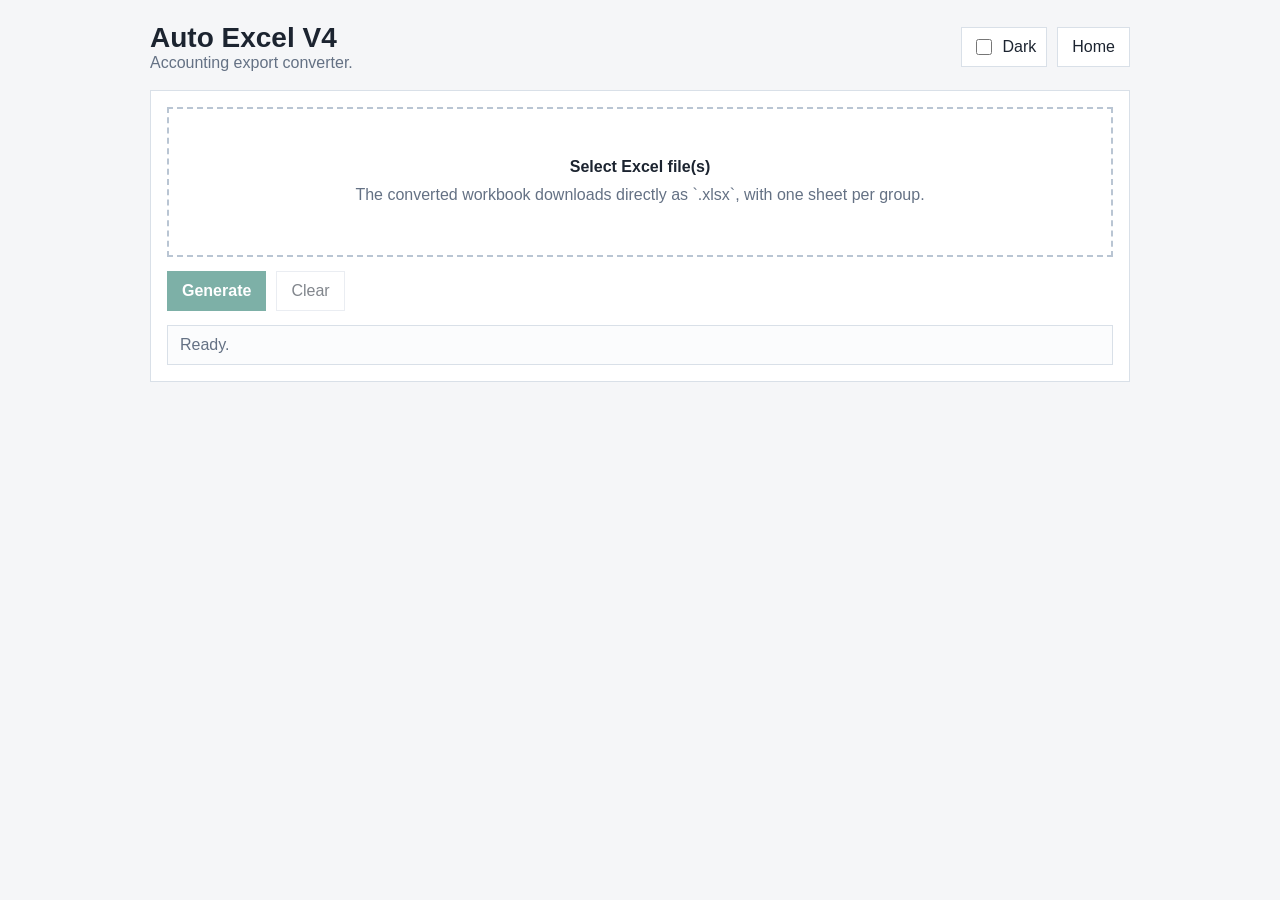
<file: auto-excel/index.html>
<!doctype html>
<html lang="en">
  <head>
    <meta charset="utf-8" />
    <meta name="viewport" content="width=device-width, initial-scale=1" />
    <title>Auto Excel V4</title>
    <link rel="icon" type="image/png" href="../assets/favicon-32x32.png" />
    <script src="../assets/theme.js"></script>
    <link rel="stylesheet" href="../assets/site.css" />
  </head>
  <body>
    <main class="app-shell">
      <header class="topbar">
        <div class="app-title">
          <h1>Auto Excel V4</h1>
          <p>Accounting export converter.</p>
        </div>
        <div class="row">
          <label class="theme-control">
            <input type="checkbox" data-theme-toggle />
            <span>Dark</span>
          </label>
          <a class="home-link" href="../">Home</a>
        </div>
      </header>

      <section class="panel stack">
        <label class="dropzone" id="dropzone">
          <input id="fileInput" type="file" accept=".xls,.xlsx" multiple />
          <span>
            <span class="drop-title">Select Excel file(s)</span>
            <span class="drop-copy">The converted workbook downloads directly as `.xlsx`, with one sheet per group.</span>
          </span>
        </label>
        <div class="row">
          <button class="primary" id="runButton" type="button" disabled>Generate</button>
          <button id="clearButton" type="button" disabled>Clear</button>
        </div>
        <div class="status" id="status">Ready.</div>
        <div class="table-wrap" id="previewWrap" hidden>
          <table>
            <thead><tr><th>File</th><th>Rows</th><th>Group</th></tr></thead>
            <tbody id="previewBody"></tbody>
          </table>
        </div>
      </section>
    </main>

    <script src="../assets/vendor/xlsx.full.min.js"></script>
    <script src="app.js"></script>
  </body>
</html>
</file>
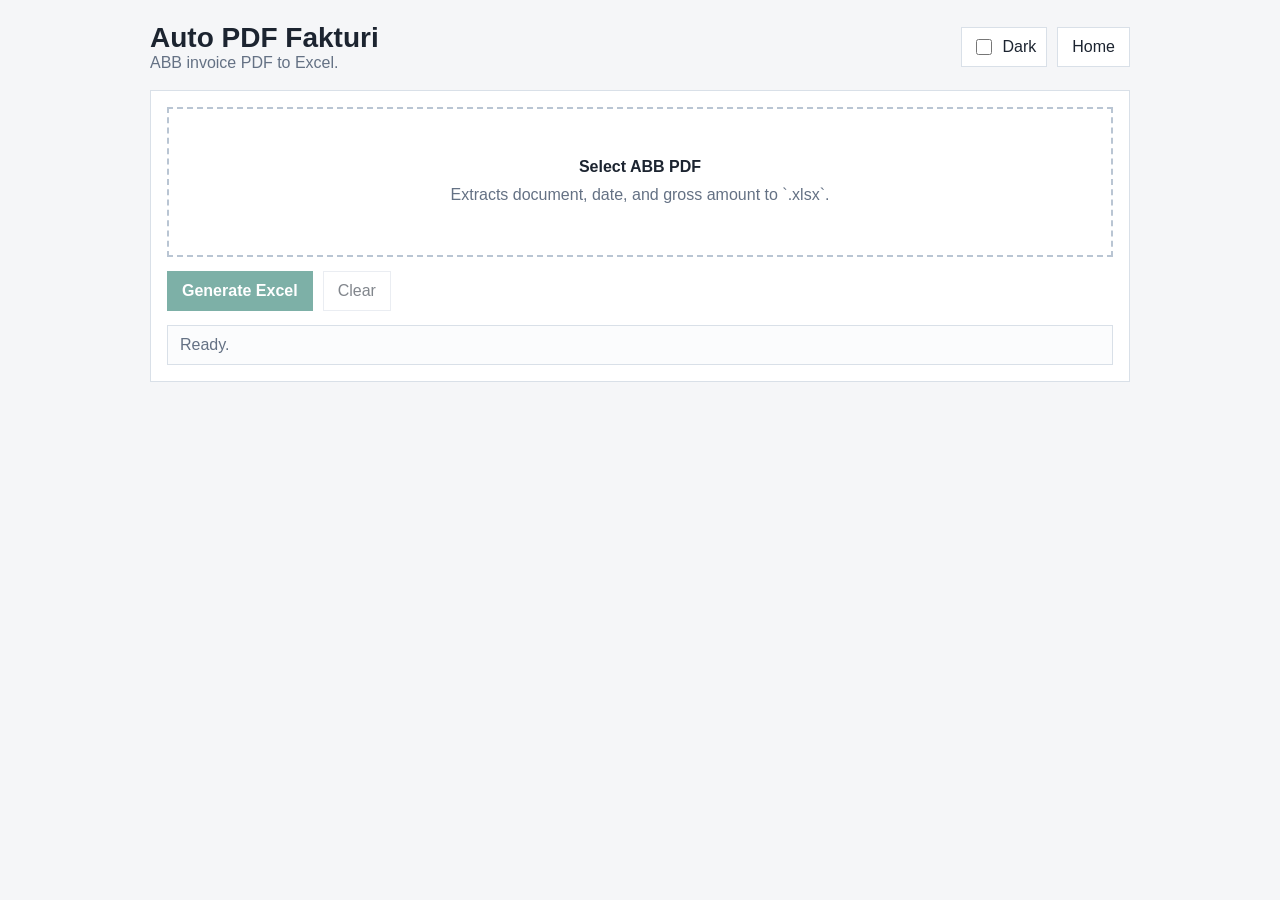
<file: auto-pdf-fakturi/index.html>
<!doctype html>
<html lang="en">
  <head>
    <meta charset="utf-8" />
    <meta name="viewport" content="width=device-width, initial-scale=1" />
    <title>Auto PDF Fakturi</title>
    <link rel="icon" type="image/png" href="../assets/favicon-32x32.png" />
    <script src="../assets/theme.js"></script>
    <link rel="stylesheet" href="../assets/site.css" />
  </head>
  <body>
    <main class="app-shell">
      <header class="topbar">
        <div class="app-title">
          <h1>Auto PDF Fakturi</h1>
          <p>ABB invoice PDF to Excel.</p>
        </div>
        <div class="row">
          <label class="theme-control">
            <input type="checkbox" data-theme-toggle />
            <span>Dark</span>
          </label>
          <a class="home-link" href="../">Home</a>
        </div>
      </header>

      <section class="panel stack">
        <label class="dropzone" id="dropzone">
          <input id="fileInput" type="file" accept=".pdf" />
          <span>
            <span class="drop-title">Select ABB PDF</span>
            <span class="drop-copy">Extracts document, date, and gross amount to `.xlsx`.</span>
          </span>
        </label>
        <div class="row">
          <button class="primary" id="runButton" type="button" disabled>Generate Excel</button>
          <button id="clearButton" type="button" disabled>Clear</button>
        </div>
        <div class="status" id="status">Ready.</div>
        <div class="table-wrap" id="previewWrap" hidden>
          <table>
            <thead><tr><th>Your document</th><th>Date</th><th>Gross amount</th></tr></thead>
            <tbody id="previewBody"></tbody>
          </table>
        </div>
      </section>
    </main>

    <script src="../assets/vendor/pdf.min.js"></script>
    <script src="../assets/vendor/xlsx.full.min.js"></script>
    <script src="app.js"></script>
  </body>
</html>
</file>
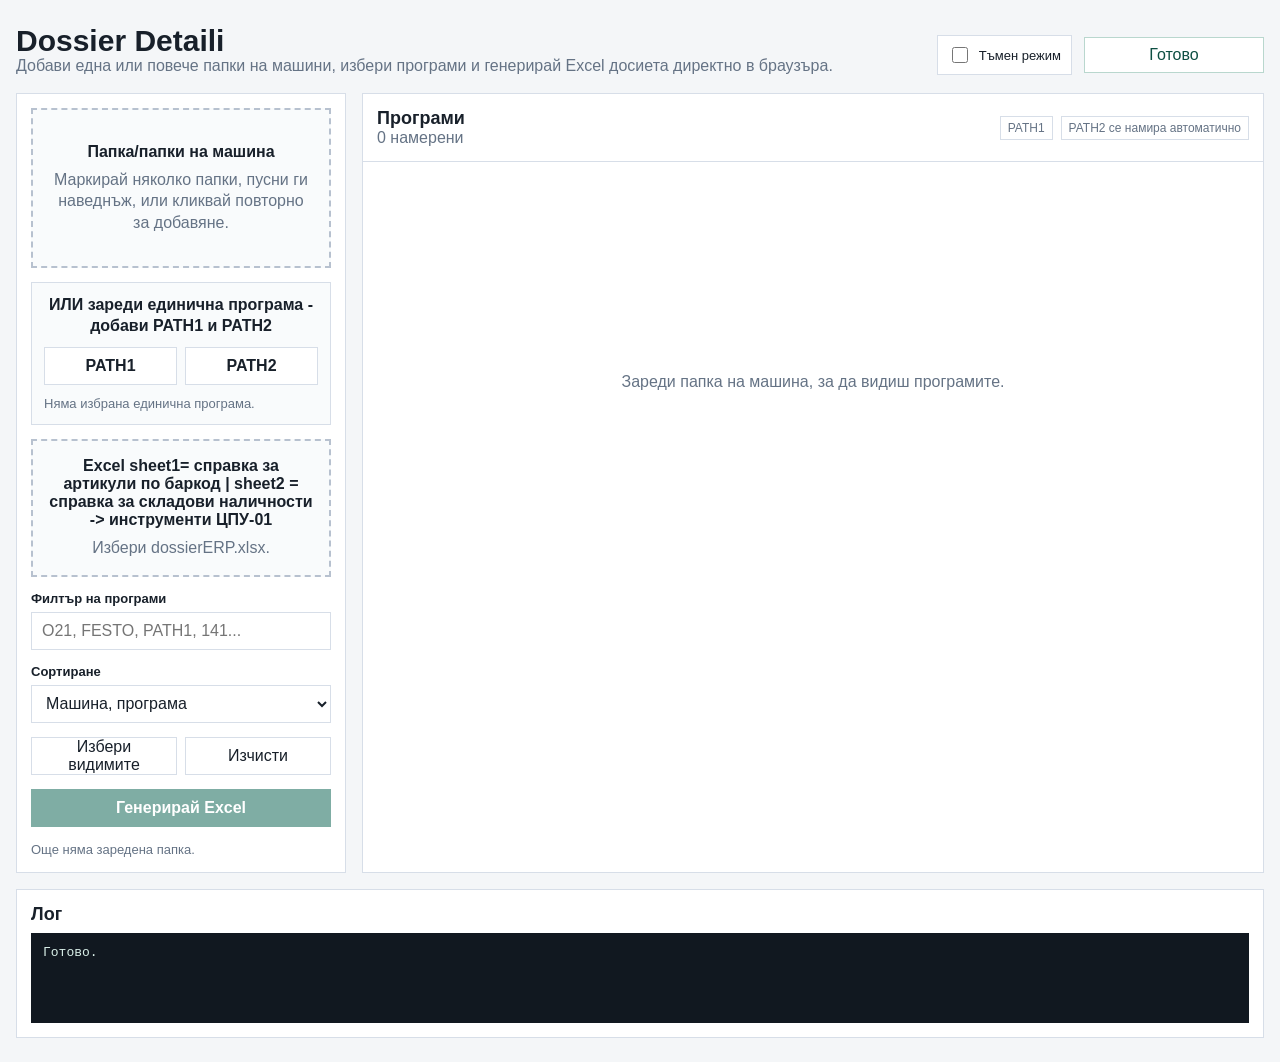
<file: dossier-na-detaili/index.html>
<!doctype html>
<html lang="bg">
  <head>
    <meta charset="utf-8" />
    <meta name="viewport" content="width=device-width, initial-scale=1" />
    <title>Dossier Detaili Web</title>
    <link rel="icon" type="image/png" href="../assets/favicon-32x32.png" />
    <script src="../assets/theme.js"></script>
    <link rel="stylesheet" href="styles.css" />
  </head>
  <body>
    <main class="shell">
      <section class="topbar">
        <div>
          <h1>Dossier Detaili</h1>
          <p>Добави една или повече папки на машини, избери програми и генерирай Excel досиета директно в браузъра.</p>
        </div>
        <div class="topbar-actions">
          <label class="theme-toggle">
            <input id="darkModeToggle" type="checkbox" />
            <span>Тъмен режим</span>
          </label>
          <div class="status" id="libraryStatus">Зареждане на Excel инструментите...</div>
        </div>
      </section>

      <section class="workspace">
        <aside class="panel controls">
          <label class="dropzone" id="folderDrop">
            <input id="folderInput" type="file" webkitdirectory directory mozdirectory multiple />
            <span class="drop-title">Папка/папки на машина</span>
            <span class="drop-copy">Маркирай няколко папки, пусни ги наведнъж, или кликвай повторно за добавяне.</span>
          </label>

          <div class="single-program-loader">
            <div class="or-label">ИЛИ зареди единична програма - добави PATH1 и PATH2</div>
            <div class="actions">
              <label class="file-button">
                <input id="path1Input" type="file" />
                <span>PATH1</span>
              </label>
              <label class="file-button">
                <input id="path2Input" type="file" />
                <span>PATH2</span>
              </label>
            </div>
            <div class="note" id="singleProgramNote">Няма избрана единична програма.</div>
          </div>

          <label class="dropzone compact" id="inventoryDrop">
            <input id="inventoryInput" type="file" accept=".xlsx,.xlsm,.xls" />
            <span class="drop-title">Excel sheet1= справка за артикули по баркод | sheet2 = справка за складови наличности -> инструменти ЦПУ-01</span>
            <span class="drop-copy">Избери dossierERP.xlsx.</span>
          </label>

          <div class="field">
            <label for="programSearch">Филтър на програми</label>
            <input id="programSearch" type="search" placeholder="O21, FESTO, PATH1, 141..." />
          </div>

          <div class="field">
            <label for="sortSelect">Сортиране</label>
            <select id="sortSelect">
              <option value="machine-program">Машина, програма</option>
              <option value="program">Програма</option>
              <option value="name">Име</option>
              <option value="machine">Машина</option>
              <option value="date">Дата</option>
              <option value="path">Път</option>
            </select>
          </div>

          <div class="actions">
            <button id="selectAllButton" type="button">Избери видимите</button>
            <button id="clearButton" type="button">Изчисти</button>
          </div>

          <button id="generateButton" class="primary" type="button" disabled>Генерирай Excel</button>
          <div class="note" id="summaryNote">Още няма заредена папка.</div>
        </aside>

        <section class="panel program-panel">
          <div class="program-header">
            <div>
              <h2>Програми</h2>
              <p id="programCount">0 намерени</p>
            </div>
            <div class="legend">
              <span>PATH1</span>
              <span>PATH2 се намира автоматично</span>
            </div>
          </div>

          <div id="programList" class="program-list empty">
            <div class="empty-state">Зареди папка на машина, за да видиш програмите.</div>
          </div>
        </section>
      </section>

      <section class="panel log-panel">
        <h2>Лог</h2>
        <pre id="logOutput">Готово.</pre>
      </section>
    </main>

    <script src="../assets/vendor/exceljs.min.js"></script>
    <script src="../assets/vendor/jszip.min.js"></script>
    <script src="app.js"></script>
  </body>
</html>
</file>
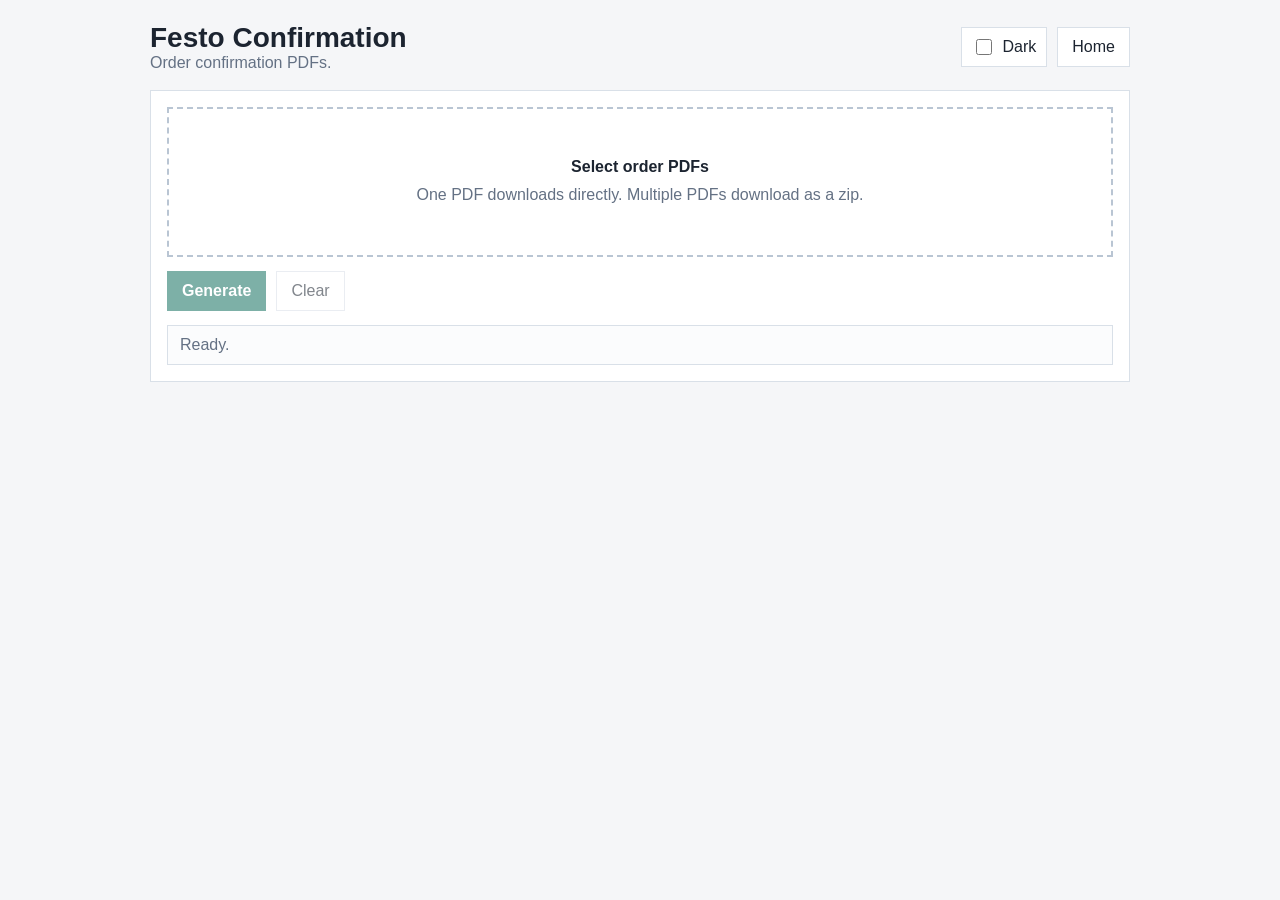
<file: festo-confirmation/index.html>
<!doctype html>
<html lang="en">
  <head>
    <meta charset="utf-8" />
    <meta name="viewport" content="width=device-width, initial-scale=1" />
    <title>Festo Confirmation</title>
    <link rel="icon" type="image/png" href="../assets/favicon-32x32.png" />
    <script src="../assets/theme.js"></script>
    <link rel="stylesheet" href="../assets/site.css" />
  </head>
  <body>
    <main class="app-shell">
      <header class="topbar">
        <div class="app-title">
          <h1>Festo Confirmation</h1>
          <p>Order confirmation PDFs.</p>
        </div>
        <div class="row">
          <label class="theme-control">
            <input type="checkbox" data-theme-toggle />
            <span>Dark</span>
          </label>
          <a class="home-link" href="../">Home</a>
        </div>
      </header>

      <section class="panel stack">
        <label class="dropzone" id="dropzone">
          <input id="fileInput" type="file" accept=".pdf" multiple />
          <span>
            <span class="drop-title">Select order PDFs</span>
            <span class="drop-copy">One PDF downloads directly. Multiple PDFs download as a zip.</span>
          </span>
        </label>
        <div class="row">
          <button class="primary" id="runButton" type="button" disabled>Generate</button>
          <button id="clearButton" type="button" disabled>Clear</button>
        </div>
        <div class="status" id="status">Ready.</div>
        <div class="table-wrap" id="previewWrap" hidden>
          <table>
            <thead><tr><th>Input</th><th>Order</th><th>Part</th><th>Delivery</th></tr></thead>
            <tbody id="previewBody"></tbody>
          </table>
        </div>
        <pre id="log" hidden></pre>
      </section>
    </main>

    <script src="../assets/vendor/pdf.min.js"></script>
    <script src="../assets/vendor/pdf-lib.min.js"></script>
    <script src="../assets/vendor/jszip.min.js"></script>
    <script src="app.js"></script>
  </body>
</html>
</file>
<file: assets/site.css>
:root {
  --bg: #f5f6f8;
  --panel: #ffffff;
  --ink: #1c2430;
  --muted: #647184;
  --line: #d9e0e8;
  --accent: #147060;
  --accent-strong: #0f594d;
  --field: #ffffff;
  --soft: #eef4f2;
  --danger: #9a3412;
  --ok: #166534;
}

:root[data-theme="dark"] {
  --bg: #101418;
  --panel: #171d23;
  --ink: #e8edf2;
  --muted: #a8b4c2;
  --line: #344150;
  --accent: #2aa889;
  --accent-strong: #59c7ad;
  --field: #11171d;
  --soft: #18231f;
  --danger: #f59a7c;
  --ok: #86efac;
}

* {
  box-sizing: border-box;
}

body {
  margin: 0;
  min-height: 100vh;
  background: var(--bg);
  color: var(--ink);
  font-family: Arial, Helvetica, sans-serif;
}

a {
  color: inherit;
}

button,
input,
textarea,
select {
  font: inherit;
}

.shell {
  width: min(1180px, calc(100vw - 28px));
  margin: 0 auto;
  padding: 24px 0 36px;
}

.app-shell {
  width: min(980px, calc(100vw - 28px));
  margin: 0 auto;
  padding: 22px 0 34px;
}

.topbar {
  display: flex;
  align-items: center;
  justify-content: space-between;
  gap: 16px;
  margin-bottom: 18px;
}

.theme-control {
  display: inline-flex;
  align-items: center;
  gap: 8px;
  border: 1px solid var(--line);
  background: var(--panel);
  padding: 8px 10px;
  color: var(--ink);
  user-select: none;
}

.theme-control input {
  width: 16px;
  height: 16px;
}

.brand h1,
.brand p,
.app-title h1,
.app-title p {
  margin: 0;
}

.brand h1,
.app-title h1 {
  font-size: 28px;
  line-height: 1.15;
  letter-spacing: 0;
}

.brand p,
.app-title p,
.muted {
  color: var(--muted);
}

.home-link,
.button,
button {
  display: inline-flex;
  align-items: center;
  justify-content: center;
  gap: 8px;
  min-height: 40px;
  border: 1px solid var(--line);
  background: var(--field);
  color: var(--ink);
  padding: 0 14px;
  text-decoration: none;
  cursor: pointer;
}

button.primary,
.button.primary {
  border-color: var(--accent);
  background: var(--accent);
  color: #fff;
  font-weight: 700;
}

button.primary:hover,
.button.primary:hover {
  background: var(--accent-strong);
}

button:disabled {
  opacity: .55;
  cursor: not-allowed;
}

.launcher-grid {
  display: grid;
  grid-template-columns: repeat(auto-fit, minmax(230px, 1fr));
  gap: 12px;
}

.launcher-card {
  display: grid;
  align-content: space-between;
  min-height: 148px;
  padding: 16px;
  border: 1px solid var(--card-border, var(--line));
  background: var(--card-bg, var(--panel));
  text-decoration: none;
  transition: transform .12s ease, border-color .12s ease, box-shadow .12s ease;
}

.launcher-card:hover {
  transform: translateY(-2px);
  border-color: #adc6bf;
  box-shadow: 0 10px 28px rgba(30, 45, 60, .10);
}

.launcher-card h2 {
  margin: 0 0 8px;
  font-size: 18px;
}

.launcher-card p {
  margin: 0;
  color: var(--muted);
  line-height: 1.35;
}

.card-action {
  margin-top: 18px;
  color: var(--card-action, var(--accent-strong));
  font-weight: 700;
}

.launcher-card.is-yellow {
  --card-bg: #fff7bf;
  --card-border: #e8c82c;
  --card-action: #7a5a00;
}

.launcher-card.is-blue {
  --card-bg: #dbeafe;
  --card-border: #60a5fa;
  --card-action: #1d4ed8;
}

.launcher-card.is-red {
  --card-bg: #fee2e2;
  --card-border: #f87171;
  --card-action: #b91c1c;
}

.launcher-card.is-green {
  --card-bg: #dcfce7;
  --card-border: #4ade80;
  --card-action: #15803d;
}

:root[data-theme="dark"] .launcher-card.is-yellow {
  --card-bg: #4b3f11;
  --card-border: #d6b923;
  --card-action: #ffe066;
}

:root[data-theme="dark"] .launcher-card.is-blue {
  --card-bg: #10294c;
  --card-border: #4d8de8;
  --card-action: #93c5fd;
}

:root[data-theme="dark"] .launcher-card.is-red {
  --card-bg: #4a1717;
  --card-border: #ef5f5f;
  --card-action: #fca5a5;
}

:root[data-theme="dark"] .launcher-card.is-green {
  --card-bg: #12321f;
  --card-border: #3fbf68;
  --card-action: #86efac;
}

.panel {
  border: 1px solid var(--line);
  background: var(--panel);
  padding: 16px;
}

.stack {
  display: grid;
  gap: 14px;
}

.row {
  display: flex;
  gap: 10px;
  flex-wrap: wrap;
  align-items: center;
}

.dropzone {
  display: grid;
  place-items: center;
  min-height: 150px;
  border: 2px dashed #b9c5d3;
  background: var(--field);
  text-align: center;
  cursor: pointer;
  padding: 18px;
}

.dropzone:hover,
.dropzone.dragover {
  border-color: var(--accent);
  background: var(--soft);
}

.dropzone input {
  display: none;
}

.drop-title {
  display: block;
  font-weight: 700;
  margin-bottom: 8px;
}

.drop-copy {
  display: block;
  color: var(--muted);
  line-height: 1.35;
}

.status {
  min-height: 40px;
  border: 1px solid var(--line);
  background: #fbfcfd;
  padding: 10px 12px;
  color: var(--muted);
}

.status.ok {
  color: var(--ok);
}

.status.error {
  color: var(--danger);
}

.table-wrap {
  max-height: 360px;
  overflow: auto;
  border: 1px solid var(--line);
}

table {
  width: 100%;
  border-collapse: collapse;
  background: var(--panel);
}

th,
td {
  border-bottom: 1px solid var(--line);
  padding: 9px 10px;
  text-align: left;
  vertical-align: top;
}

th {
  position: sticky;
  top: 0;
  background: var(--soft);
  z-index: 1;
}

.field {
  display: grid;
  gap: 6px;
}

.field label {
  font-weight: 700;
  font-size: 13px;
}

.field input,
.field textarea {
  width: 100%;
  border: 1px solid var(--line);
  background: var(--field);
  min-height: 40px;
  padding: 8px 10px;
}

.field textarea {
  min-height: 92px;
  resize: vertical;
}

pre {
  margin: 0;
  max-height: 300px;
  overflow: auto;
  padding: 12px;
  background: #111820;
  color: #d9efe8;
  white-space: pre-wrap;
}

@media (max-width: 720px) {
  .topbar {
    align-items: flex-start;
    flex-direction: column;
  }

  .launcher-card {
    min-height: 128px;
  }
}
</file>
<file: dossier-na-detaili/styles.css>
:root {
  --bg: #f4f6f8;
  --panel: #ffffff;
  --ink: #18202a;
  --muted: #657385;
  --line: #d7dee8;
  --accent: #176b5b;
  --accent-dark: #0e4f43;
  --warn: #a15c00;
  --field: #ffffff;
  --drop: #f9fbfc;
  --hover: #f8fafb;
  --row-alt: #f7f9fb;
  --log-bg: #111820;
  --log-ink: #d9efe8;
}

:root.dark {
  --bg: #101418;
  --panel: #171d23;
  --ink: #e9eef3;
  --muted: #a5b3c2;
  --line: #33404d;
  --accent: #28a184;
  --accent-dark: #45b99e;
  --field: #11171d;
  --drop: #141b22;
  --hover: #1e2730;
  --row-alt: #151b22;
  --log-bg: #080c10;
  --log-ink: #d8fff2;
}

:root[data-theme="dark"] {
  --bg: #101418;
  --panel: #171d23;
  --ink: #e9eef3;
  --muted: #a5b3c2;
  --line: #33404d;
  --accent: #28a184;
  --accent-dark: #45b99e;
  --field: #11171d;
  --drop: #141b22;
  --hover: #1e2730;
  --row-alt: #151b22;
  --log-bg: #080c10;
  --log-ink: #d8fff2;
}

* {
  box-sizing: border-box;
}

body {
  margin: 0;
  min-height: 100vh;
  background: var(--bg);
  color: var(--ink);
  font-family: Arial, Helvetica, sans-serif;
}

button,
input,
select {
  font: inherit;
}

button {
  border: 1px solid var(--line);
  background: var(--field);
  color: var(--ink);
  min-height: 38px;
  padding: 0 14px;
  cursor: pointer;
}

button:disabled {
  cursor: not-allowed;
  opacity: 0.55;
}

button.primary {
  width: 100%;
  border-color: var(--accent);
  background: var(--accent);
  color: #fff;
  font-weight: 700;
}

button.primary:not(:disabled):hover {
  background: var(--accent-dark);
}

.shell {
  width: min(1360px, calc(100vw - 32px));
  margin: 0 auto;
  padding: 24px 0;
}

.topbar {
  display: flex;
  align-items: flex-end;
  justify-content: space-between;
  gap: 24px;
  margin-bottom: 18px;
}

.topbar-actions {
  display: flex;
  align-items: center;
  gap: 12px;
  flex-wrap: wrap;
  justify-content: flex-end;
}

h1,
h2,
p {
  margin: 0;
}

h1 {
  font-size: 30px;
  line-height: 1.1;
}

h2 {
  font-size: 18px;
}

.topbar p,
.program-header p,
.note {
  color: var(--muted);
}

.status {
  border: 1px solid var(--line);
  background: var(--panel);
  padding: 8px 12px;
  min-width: 180px;
  text-align: center;
}

.status.ready {
  border-color: #b9d7ce;
  color: var(--accent-dark);
}

.workspace {
  display: grid;
  grid-template-columns: 330px 1fr;
  gap: 16px;
}

.panel {
  border: 1px solid var(--line);
  background: var(--panel);
}

.controls {
  padding: 14px;
  display: flex;
  flex-direction: column;
  gap: 14px;
}

.dropzone {
  display: grid;
  place-content: center;
  min-height: 160px;
  border: 2px dashed #b7c1cf;
  background: var(--drop);
  text-align: center;
  cursor: pointer;
  padding: 16px;
}

.dropzone.compact {
  min-height: 112px;
}

.dropzone.dragover {
  border-color: var(--accent);
  background: rgba(40, 161, 132, 0.12);
}

.dropzone input {
  display: none;
}

.drop-title {
  display: block;
  font-weight: 700;
  margin-bottom: 8px;
}

.drop-copy {
  display: block;
  color: var(--muted);
  line-height: 1.35;
}

.field {
  display: grid;
  gap: 6px;
}

.field label {
  font-weight: 700;
  font-size: 13px;
}

.field input,
.field select {
  width: 100%;
  border: 1px solid var(--line);
  background: var(--field);
  color: var(--ink);
  min-height: 38px;
  padding: 0 10px;
}

.theme-toggle {
  display: inline-flex;
  align-items: center;
  gap: 8px;
  border: 1px solid var(--line);
  background: var(--panel);
  padding: 8px 10px;
  font-size: 13px;
  user-select: none;
}

.theme-toggle input {
  width: 16px;
  height: 16px;
}

.actions {
  display: grid;
  grid-template-columns: 1fr 1fr;
  gap: 8px;
}

.single-program-loader {
  border: 1px solid var(--line);
  background: var(--drop);
  padding: 12px;
  display: grid;
  gap: 10px;
}

.or-label {
  font-weight: 700;
  text-align: center;
  line-height: 1.3;
}

.file-button {
  display: grid;
  place-items: center;
  min-height: 38px;
  border: 1px solid var(--line);
  background: var(--field);
  cursor: pointer;
  font-weight: 700;
}

.file-button input {
  display: none;
}

.program-panel {
  min-height: 520px;
  display: flex;
  flex-direction: column;
}

.program-header {
  display: flex;
  align-items: center;
  justify-content: space-between;
  gap: 14px;
  padding: 14px;
  border-bottom: 1px solid var(--line);
}

.legend {
  display: flex;
  gap: 8px;
  color: var(--muted);
  font-size: 12px;
}

.legend span {
  border: 1px solid var(--line);
  padding: 4px 7px;
}

.program-list {
  overflow: auto;
  max-height: 620px;
}

.program-list.empty {
  display: grid;
  place-items: center;
  min-height: 440px;
}

.empty-state {
  color: var(--muted);
}

.program-row {
  display: grid;
  grid-template-columns: 34px 92px 120px minmax(180px, 1fr) 168px;
  gap: 12px;
  align-items: center;
  padding: 10px 14px;
  border-bottom: 1px solid var(--line);
  border-left: 6px solid var(--machine-color, var(--accent));
}

.program-row:nth-child(even) {
  background: var(--row-alt);
}

.program-row:hover {
  background: var(--hover);
}

.program-row input {
  width: 18px;
  height: 18px;
}

.program-code {
  font-weight: 700;
}

.program-machine {
  display: inline-flex;
  align-items: center;
  justify-content: center;
  min-height: 26px;
  padding: 3px 8px;
  background: var(--machine-color, var(--accent));
  color: #fff;
  font-weight: 700;
  font-size: 12px;
}

.program-title {
  overflow: hidden;
  text-overflow: ellipsis;
  white-space: nowrap;
}

.program-meta {
  display: grid;
  gap: 2px;
  color: var(--muted);
  font-size: 12px;
  text-align: right;
}

.program-path {
  overflow: hidden;
  text-overflow: ellipsis;
  white-space: nowrap;
}

.log-panel {
  margin-top: 16px;
  padding: 14px;
}

.log-panel h2 {
  margin-bottom: 8px;
}

pre {
  margin: 0;
  min-height: 90px;
  max-height: 220px;
  overflow: auto;
  padding: 12px;
  background: var(--log-bg);
  color: var(--log-ink);
  white-space: pre-wrap;
}

.note {
  font-size: 13px;
  line-height: 1.35;
}

@media (max-width: 860px) {
  .topbar,
  .workspace {
    display: block;
  }

  .status,
  .program-panel,
  .log-panel {
    margin-top: 16px;
  }

  .program-row {
    grid-template-columns: 34px 76px 1fr;
  }

  .program-machine,
  .program-meta {
    grid-column: 2 / 4;
    text-align: left;
    justify-self: start;
  }
}
</file>
